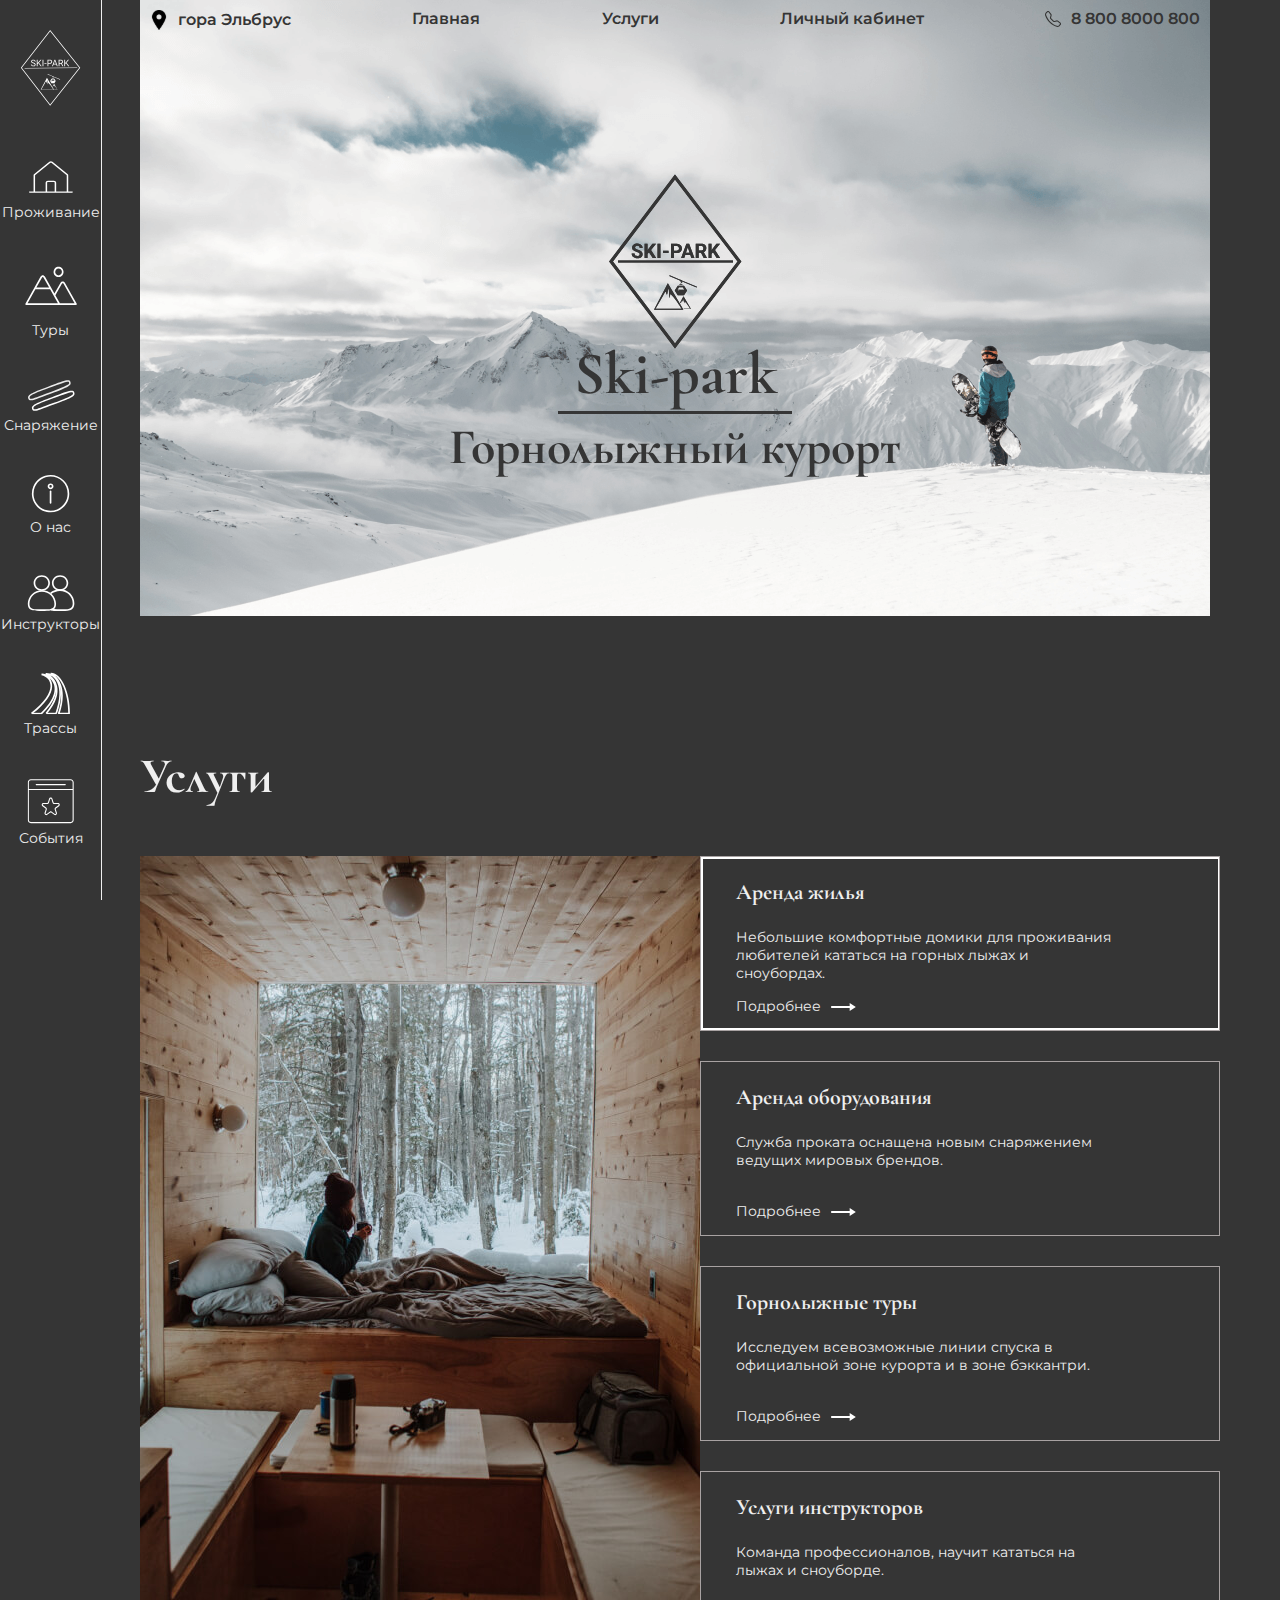
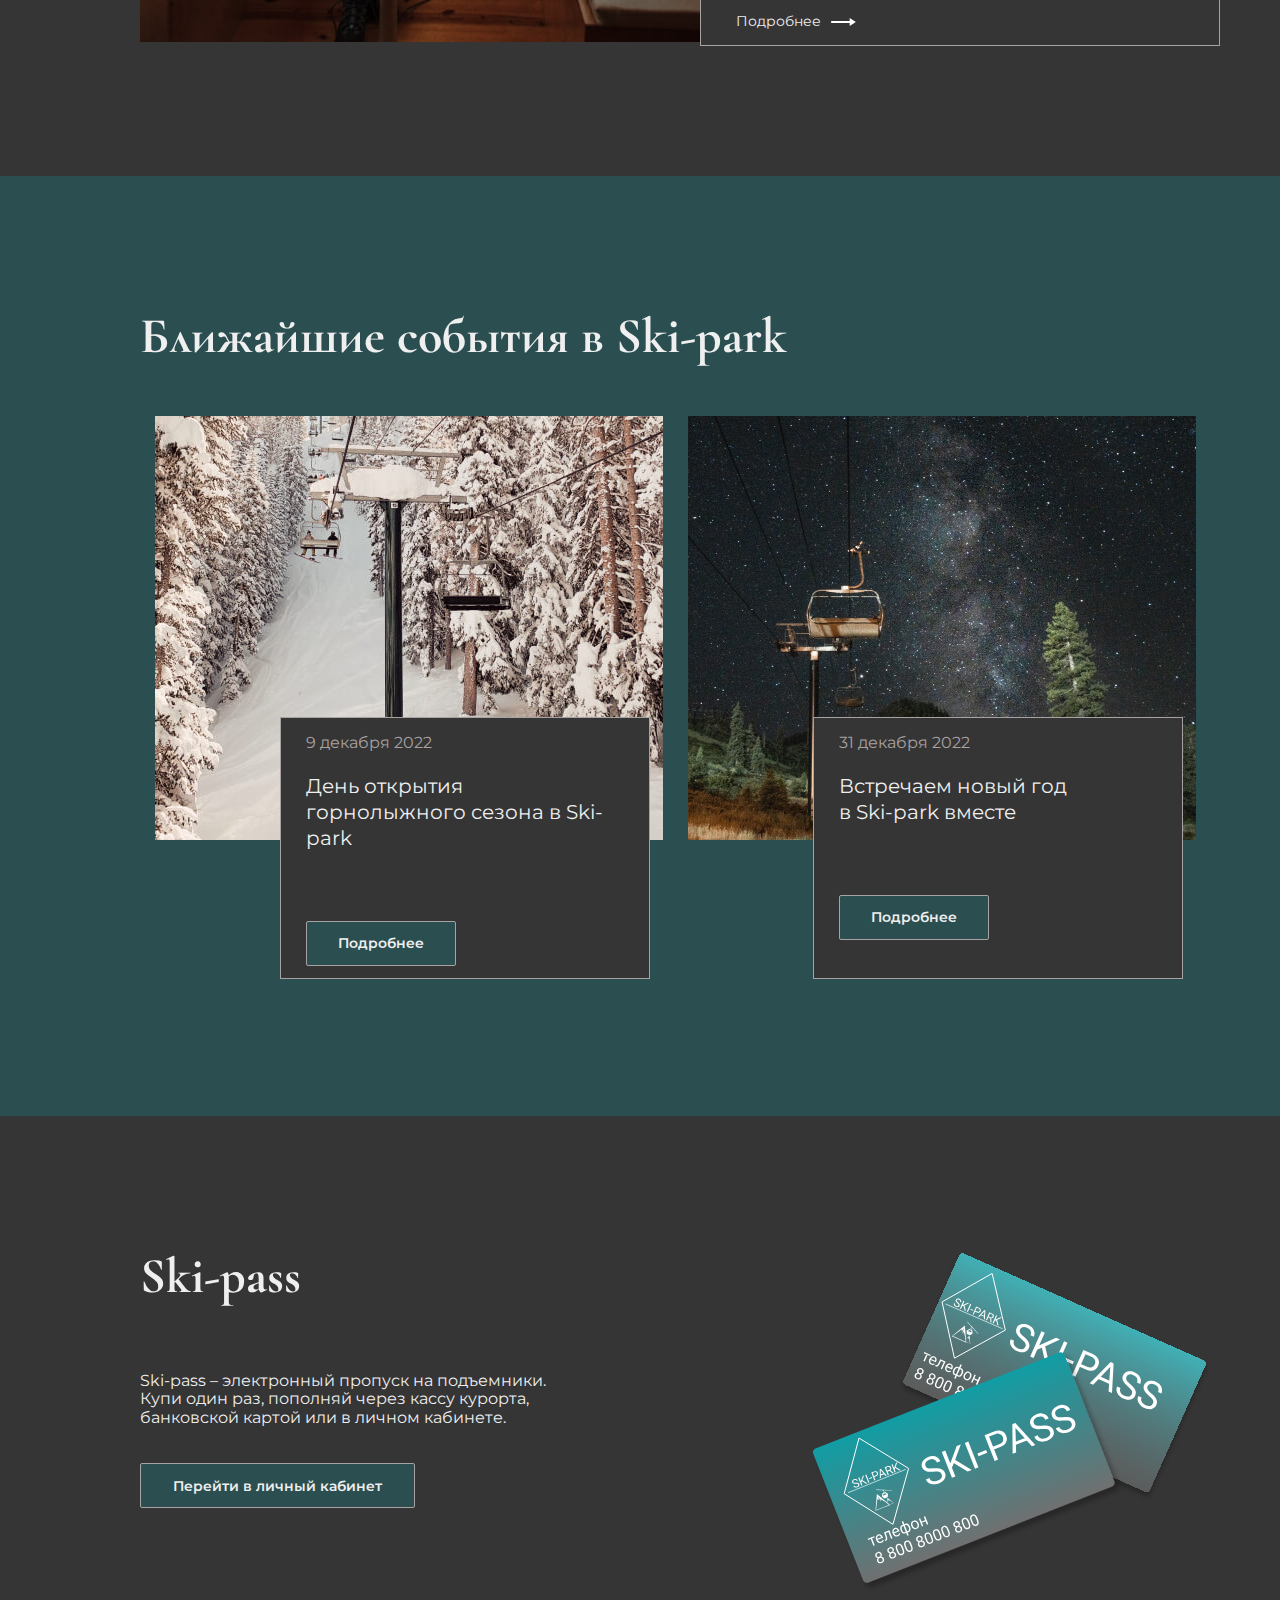
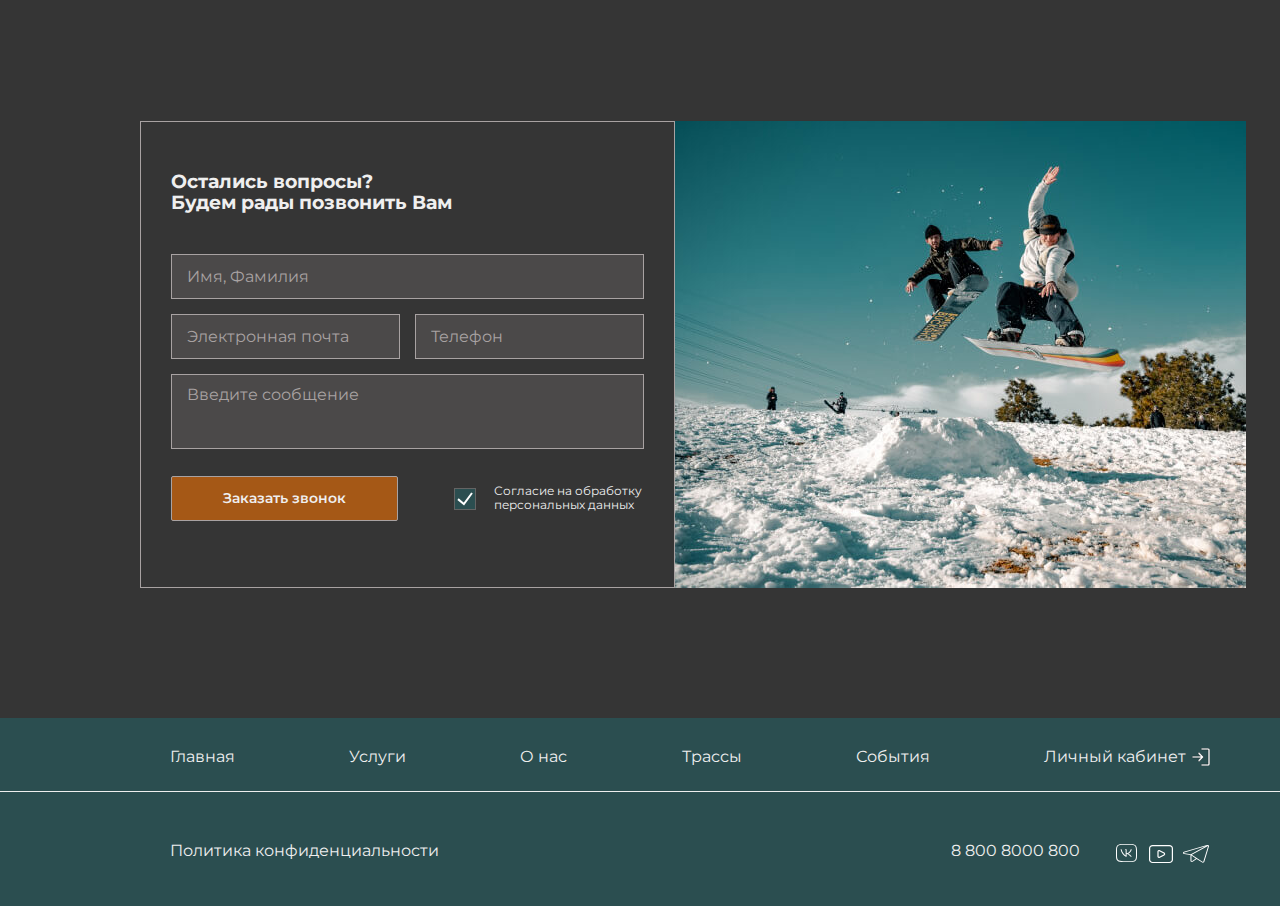
<file: index.html>
<!DOCTYPE html>
<html lang="ru">
<head>
    <meta charset="UTF-8">
    <meta http-equiv="X-UA-Compatible" content="IE=edge">
    <meta name="viewport" content="width=device-width, initial-scale=1.0">
    <title>Ski-park</title>

    <!-- подключаем шрифты -->
    <link rel="preconnect" href="https://fonts.googleapis.com">
    <link rel="preconnect" href="https://fonts.gstatic.com" crossorigin>
    <link href="https://fonts.googleapis.com/css2?family=Cormorant+Garamond:wght@700&family=Montserrat:wght@300;400;500;600&display=swap" rel="stylesheet"> 
    
    <!-- подключаем стили: -->
    <link rel="stylesheet" href="styles/normalize.css">
    <link rel="shortcut icon" href="images/icons/favicon.ico" type="image/x-icon">
    <link rel="stylesheet" href="styles/hamburgers.css">
    <link rel="stylesheet" href="styles/style.css">
    <link rel="stylesheet" href="styles/media.css">
</head>

<body>
    <nav class="sidebar">
        <ul class="sidebar__column flex" id="sidebar">
            <li class="sidebar__item sidebar__item--first">
                <a href="index.html">
                    <svg width="61" height="96" viewBox="0 0 66 83" fill="none" xmlns="http://www.w3.org/2000/svg">
                        <path fill-rule="evenodd" clip-rule="evenodd" d="M32.6309 0.315918L65.1855 41.3263L32.6309 82.3366L0.921875 41.3263L32.6309 0.315918ZM32.6395 1.66443L1.97315 41.3263L32.6395 80.9881L64.1237 41.3263L32.6395 1.66443Z" fill="white"/>
                        <g clip-path="url(#clip0_845_75)">
                        <path d="M35.2461 61.5418L35.4533 61.8983L35.8363 61.2325C35.8363 61.2325 36.457 59.8588 36.4931 60.7503C36.6979 61.5776 36.804 60.7032 36.804 60.7032C36.8383 60.6051 37.0649 58.5521 37.1641 60.8408C37.2635 63.128 37.3952 60.9358 37.4701 60.9945C38.6155 61.8948 40.1439 64.4683 40.1439 64.4683H36.9478L37.0667 64.6726H40.5176L36.8767 58.4116L35.2461 61.5418Z" fill="white"/>
                        <path d="M34.4664 61.0894L34.1669 60.5742L29.1502 51.9521L22.3008 65.1028H31.8081H36.8003L36.628 64.8064L34.4664 61.0894ZM32.4015 64.6725H32.0327H23.0515L26.9647 57.8784C26.9647 57.8784 28.2706 54.9927 28.3437 56.8643C28.7749 58.6017 28.9984 56.7653 28.9984 56.7653C29.0702 56.5604 29.545 52.2467 29.755 57.0532C29.9654 61.8601 30.2395 57.2528 30.3976 57.3767C31.4889 58.2361 32.7463 59.8182 33.7944 61.2896C33.8977 61.4358 34.0002 61.5807 34.1001 61.724C35.207 63.3155 36.0132 64.6725 36.0132 64.6725H32.4015Z" fill="white"/>
                        <path d="M32.5586 55.6007L34.0853 57.9988H37.1383L38.6653 55.6007L37.1383 53.2026H34.0853L32.5586 55.6007ZM34.8231 55.8208H34.0208V55.601H34.8231V55.8208ZM36.5813 53.9699L37.3098 55.2499H33.9141L34.6422 53.9699H36.5813Z" fill="white"/>
                        <path d="M36.3753 52.4126H34.8438V52.819H36.3753V52.4126Z" fill="white"/>
                        <path d="M36.0619 50.6158L36.0945 50.5514L35.0062 50.1044L34.9795 50.1572L30.0436 48.0693L29.8516 48.4428L34.7924 50.5328L34.7893 50.5382L35.0184 50.6321L34.9934 50.6884L35.8865 51.4988L35.3431 51.9913L35.5691 52.196L36.3378 51.4988L35.6918 50.9132L43.3747 54.1631L43.5664 53.7897L36.0619 50.6158Z" fill="white"/>
                        </g>
                        <path fill-rule="evenodd" clip-rule="evenodd" d="M61.8697 41.5019L4.99258 41.9965L4.98828 41.502L61.8654 41.0074L61.8697 41.5019Z" fill="white"/>
                        <path d="M15.9856 37.8437C15.9856 37.6795 15.9598 37.5346 15.9083 37.409C15.86 37.2803 15.773 37.1643 15.6475 37.0613C15.5251 36.9583 15.3544 36.86 15.1355 36.7667C14.9198 36.6733 14.6461 36.5783 14.3144 36.4817C13.9666 36.3787 13.6527 36.2644 13.3726 36.1388C13.0924 36.01 12.8525 35.8635 12.6529 35.6993C12.4533 35.535 12.3003 35.3467 12.1941 35.1342C12.0878 34.9216 12.0347 34.6785 12.0347 34.4048C12.0347 34.1311 12.091 33.8784 12.2037 33.6465C12.3164 33.4147 12.4774 33.2135 12.6867 33.0428C12.8992 32.8689 13.152 32.7337 13.445 32.6371C13.738 32.5405 14.0649 32.4922 14.4255 32.4922C14.9536 32.4922 15.4011 32.5936 15.7682 32.7965C16.1385 32.9961 16.4202 33.2585 16.6134 33.5837C16.8066 33.9057 16.9032 34.2503 16.9032 34.6174H15.9759C15.9759 34.3533 15.9195 34.1199 15.8068 33.917C15.6941 33.7109 15.5235 33.5499 15.2949 33.434C15.0663 33.3149 14.7765 33.2553 14.4255 33.2553C14.0938 33.2553 13.8201 33.3052 13.6044 33.405C13.3887 33.5049 13.2277 33.6401 13.1214 33.8108C13.0184 33.9814 12.9669 34.1762 12.9669 34.3952C12.9669 34.5433 12.9974 34.6785 13.0586 34.8009C13.123 34.92 13.2212 35.0311 13.3532 35.1342C13.4885 35.2372 13.6591 35.3322 13.8652 35.4191C14.0745 35.5061 14.3241 35.5898 14.6139 35.6703C15.0131 35.783 15.3577 35.9086 15.6475 36.047C15.9373 36.1855 16.1755 36.3416 16.3623 36.5155C16.5523 36.6862 16.6923 36.881 16.7825 37.0999C16.8759 37.3157 16.9226 37.5604 16.9226 37.8341C16.9226 38.1207 16.8646 38.3799 16.7487 38.6117C16.6328 38.8435 16.4669 39.0416 16.2512 39.2058C16.0355 39.37 15.7763 39.4972 15.4736 39.5873C15.1741 39.6743 14.8393 39.7178 14.469 39.7178C14.1437 39.7178 13.8234 39.6727 13.5078 39.5825C13.1955 39.4924 12.9105 39.3571 12.6529 39.1768C12.3985 38.9965 12.1941 38.7743 12.0395 38.5103C11.8882 38.243 11.8125 37.9339 11.8125 37.5829H12.7398C12.7398 37.8244 12.7865 38.0321 12.8799 38.206C12.9733 38.3766 13.1005 38.5183 13.2615 38.631C13.4257 38.7437 13.6108 38.8274 13.8169 38.8822C14.0262 38.9337 14.2436 38.9595 14.469 38.9595C14.7942 38.9595 15.0695 38.9144 15.2949 38.8242C15.5203 38.7341 15.6909 38.6053 15.8068 38.4378C15.926 38.2704 15.9856 38.0724 15.9856 37.8437Z" fill="#FFFEFE"/>
                        <path d="M19.0429 32.5888V39.6212H18.1107V32.5888H19.0429ZM23.2884 32.5888L20.3663 35.8683L18.7241 37.5733L18.5696 36.5783L19.806 35.2163L22.1679 32.5888H23.2884ZM22.39 39.6212L19.7867 36.1919L20.3421 35.4529L23.5009 39.6212H22.39Z" fill="#FFFEFE"/>
                        <path d="M25.3218 32.5888V39.6212H24.3896V32.5888H25.3218Z" fill="#FFFEFE"/>
                        <path d="M28.7414 36.2644V36.9985H26.3844V36.2644H28.7414Z" fill="#FFFEFE"/>
                        <path d="M32.3445 36.8633H30.4657V36.105H32.3445C32.7084 36.105 33.003 36.047 33.2284 35.9311C33.4538 35.8152 33.618 35.6542 33.721 35.4481C33.8273 35.242 33.8804 35.007 33.8804 34.7429C33.8804 34.5014 33.8273 34.2744 33.721 34.0619C33.618 33.8494 33.4538 33.6787 33.2284 33.5499C33.003 33.4179 32.7084 33.3519 32.3445 33.3519H30.683V39.6212H29.7508V32.5888H32.3445C32.8758 32.5888 33.325 32.6806 33.692 32.8641C34.0591 33.0476 34.3376 33.302 34.5276 33.6272C34.7176 33.9492 34.8126 34.3179 34.8126 34.7333C34.8126 35.1841 34.7176 35.5688 34.5276 35.8876C34.3376 36.2064 34.0591 36.4495 33.692 36.6169C33.325 36.7812 32.8758 36.8633 32.3445 36.8633Z" fill="#FFFEFE"/>
                        <path d="M37.9279 33.2118L35.5999 39.6212H34.6484L37.329 32.5888H37.9424L37.9279 33.2118ZM39.8792 39.6212L37.5463 33.2118L37.5318 32.5888H38.1452L40.8355 39.6212H39.8792ZM39.7584 37.0178V37.781H35.8076V37.0178H39.7584Z" fill="#FFFEFE"/>
                        <path d="M41.7773 32.5888H44.1054C44.6334 32.5888 45.0794 32.6693 45.4432 32.8303C45.8103 32.9913 46.0888 33.2296 46.2788 33.5451C46.472 33.8574 46.5686 34.2422 46.5686 34.6995C46.5686 35.0215 46.5026 35.3161 46.3706 35.5833C46.2418 35.8474 46.055 36.0728 45.8103 36.2595C45.5688 36.4431 45.279 36.5799 44.9409 36.6701L44.6801 36.7715H42.4922L42.4825 36.0132H44.1343C44.4692 36.0132 44.7477 35.9552 44.9699 35.8393C45.1921 35.7202 45.3595 35.5608 45.4722 35.3612C45.5849 35.1615 45.6413 34.941 45.6413 34.6995C45.6413 34.429 45.5881 34.1923 45.4819 33.9895C45.3756 33.7866 45.2082 33.6304 44.9796 33.521C44.7542 33.4083 44.4628 33.3519 44.1054 33.3519H42.7095V39.6212H41.7773V32.5888ZM45.8876 39.6212L44.1778 36.4334L45.1486 36.4286L46.8826 39.5632V39.6212H45.8876Z" fill="#FFFEFE"/>
                        <path d="M48.8049 32.5888V39.6212H47.8727V32.5888H48.8049ZM53.0504 32.5888L50.1283 35.8683L48.4861 37.5733L48.3315 36.5783L49.568 35.2163L51.9298 32.5888H53.0504ZM52.152 39.6212L49.5487 36.1919L50.1041 35.4529L53.2629 39.6212H52.152Z" fill="#FFFEFE"/>
                        <defs>
                        <clipPath id="clip0_845_75">
                        <rect width="21.2671" height="19.2888" fill="white" transform="translate(22.3008 46.9419)"/>
                        </clipPath>
                        </defs>
                    </svg>                                                  
                </a>
            </li>
            <li class="sidebar__item">
                    <a href="pages/rent-house.html"> 
                        <svg class="sidebar__img" width="50" height="43" viewBox="0 0 50 43" fill="none" xmlns="http://www.w3.org/2000/svg">
                            <path d="M46.004 35.3813H42.2355V19.3927C42.2364 19.1179 42.1715 18.846 42.0449 18.5948C41.9182 18.3436 41.7328 18.1187 41.5007 17.9347L26.4266 5.87284C26.0098 5.53752 25.4653 5.35156 24.9004 5.35156C24.3354 5.35156 23.7909 5.53752 23.3741 5.87284L8.30005 17.9347C8.06791 18.1187 7.88248 18.3436 7.75586 18.5948C7.62924 18.846 7.56427 19.1179 7.56519 19.3927V35.3813H3.79667C3.59678 35.3813 3.40507 35.4511 3.26372 35.5754C3.12238 35.6997 3.04297 35.8683 3.04297 36.044C3.04297 36.2198 3.12238 36.3884 3.26372 36.5126C3.40507 36.6369 3.59678 36.7068 3.79667 36.7068H46.004C46.2039 36.7068 46.3956 36.6369 46.537 36.5126C46.6783 36.3884 46.7577 36.2198 46.7577 36.044C46.7577 35.8683 46.6783 35.6997 46.537 35.5754C46.3956 35.4511 46.2039 35.3813 46.004 35.3813ZM9.07259 19.3927C9.07277 19.302 9.09468 19.2123 9.13689 19.1295C9.17909 19.0467 9.24064 18.9727 9.31755 18.9122L24.3916 6.85038C24.5305 6.73861 24.712 6.67662 24.9004 6.67662C25.0887 6.67662 25.2702 6.73861 25.4091 6.85038L40.4832 18.9122C40.5601 18.9727 40.6216 19.0467 40.6638 19.1295C40.706 19.2123 40.7279 19.302 40.7281 19.3927V35.3813H30.1763V26.7657C30.1763 26.2384 29.9381 25.7327 29.514 25.3598C29.09 24.9869 28.5149 24.7775 27.9152 24.7775H21.8855C21.2859 24.7775 20.7107 24.9869 20.2867 25.3598C19.8627 25.7327 19.6244 26.2384 19.6244 26.7657V35.3813H9.07259V19.3927ZM28.6689 35.3813H21.1318V26.7657C21.1318 26.5899 21.2112 26.4213 21.3526 26.2971C21.4939 26.1728 21.6856 26.1029 21.8855 26.1029H27.9152C28.1151 26.1029 28.3068 26.1728 28.4481 26.2971C28.5895 26.4213 28.6689 26.5899 28.6689 26.7657V35.3813Z" fill="white"/>
                        </svg>                                                                                                                                                             
                    Проживание
                </a>
                
            </li>
            <li class="sidebar__item">
                <a href="pages/tours.html">
                    <svg class="sidebar__img" width="54" height="57" viewBox="0 0 54 57" fill="none" xmlns="http://www.w3.org/2000/svg">
                        <path d="M34.5563 17.1232C35.5432 17.1232 36.508 16.8168 37.3286 16.2428C38.1492 15.6688 38.7888 14.8529 39.1665 13.8984C39.5441 12.9438 39.643 11.8934 39.4504 10.8801C39.2579 9.86675 38.7826 8.93593 38.0848 8.20535C37.3869 7.47477 36.4977 6.97724 35.5298 6.77567C34.5618 6.5741 33.5585 6.67756 32.6467 7.07294C31.7349 7.46833 30.9555 8.1379 30.4072 8.99697C29.8589 9.85604 29.5662 10.866 29.5662 11.8992C29.5717 13.2829 30.0992 14.6084 31.0338 15.5868C31.9685 16.5652 33.2345 17.1174 34.5563 17.1232ZM34.5563 8.41661C35.2142 8.41661 35.8574 8.62086 36.4045 9.00354C36.9515 9.38621 37.3779 9.93013 37.6297 10.5665C37.8815 11.2029 37.9474 11.9031 37.819 12.5787C37.6907 13.2542 37.3738 13.8748 36.9086 14.3618C36.4433 14.8489 35.8506 15.1806 35.2053 15.3149C34.56 15.4493 33.8911 15.3804 33.2832 15.1168C32.6753 14.8532 32.1558 14.4068 31.7902 13.8341C31.4247 13.2614 31.2296 12.588 31.2296 11.8992C31.2296 10.9756 31.5801 10.0898 32.2039 9.43665C32.8278 8.78353 33.674 8.41661 34.5563 8.41661V8.41661ZM52.7283 43.6782L40.8562 22.6954C40.6389 22.3022 40.3266 21.9758 39.9507 21.7488C39.5748 21.5219 39.1485 21.4024 38.7146 21.4024C38.2807 21.4024 37.8544 21.5219 37.4785 21.7488C37.1027 21.9758 36.7904 22.3022 36.5731 22.6954L30.4187 33.5568L20.896 16.6225C20.6787 16.2294 20.3665 15.9029 19.9906 15.676C19.6147 15.4491 19.1884 15.3296 18.7545 15.3296C18.3206 15.3296 17.8943 15.4491 17.5184 15.676C17.1425 15.9029 16.8303 16.2294 16.6129 16.6225L1.41413 43.6782C1.33365 43.8069 1.28908 43.9566 1.2854 44.1104C1.28173 44.2642 1.31911 44.4161 1.39334 44.5489C1.47003 44.6795 1.57688 44.7878 1.70404 44.8639C1.83121 44.94 1.97461 44.9813 2.12105 44.9842H52.0214C52.1678 44.9813 52.3112 44.94 52.4384 44.8639C52.5656 44.7878 52.6724 44.6795 52.7491 44.5489C52.8233 44.4161 52.8607 44.2642 52.857 44.1104C52.8534 43.9566 52.8088 43.8069 52.7283 43.6782ZM18.0476 17.515C18.1181 17.3836 18.2207 17.2742 18.345 17.1981C18.4692 17.122 18.6106 17.0819 18.7545 17.0819C18.8984 17.0819 19.0398 17.122 19.164 17.1981C19.2883 17.2742 19.3909 17.3836 19.4614 17.515L25.1376 27.5711H12.3714L18.0476 17.515ZM3.57648 43.2429L11.3942 29.3124H26.1148L33.9325 43.2429H3.57648ZM35.8662 43.2429L31.3751 35.2764L38.0077 23.5878C38.0782 23.4564 38.1809 23.3471 38.3051 23.271C38.4293 23.1949 38.5707 23.1548 38.7146 23.1548C38.8586 23.1548 38.9999 23.1949 39.1242 23.271C39.2484 23.3471 39.351 23.4564 39.4215 23.5878L50.566 43.2429H35.8662Z" fill="white"/>
                        </svg>                                                       
                    Туры
                </a>
            </li>
            <li class="sidebar__item">
                <a href="pages/rent-equipment.html">
                    <svg class="sidebar__img" width="50" height="34" viewBox="0 0 50 34" fill="none" xmlns="http://www.w3.org/2000/svg">
                        <path fill-rule="evenodd" clip-rule="evenodd" d="M46.9363 15.989C47.0347 15.749 47.0607 15.4253 46.7888 14.6784C46.7573 14.5918 46.7272 14.559 46.6503 14.518C46.5327 14.4554 46.2779 14.3734 45.7968 14.3628C44.8142 14.341 43.3613 14.6199 41.415 15.1959C38.8394 15.9583 35.7163 17.1376 32.1622 18.4797C30.3602 19.1602 28.4473 19.8825 26.4388 20.6135C17.4567 23.8828 12.3579 25.9518 9.65255 27.6044C8.29696 28.4325 7.75912 29.0315 7.55678 29.434C7.40658 29.7328 7.36788 30.0628 7.59819 30.6956C7.70945 31.0013 7.81091 31.1336 7.86889 31.1908C7.91125 31.2325 7.9741 31.2803 8.13309 31.3148C8.55582 31.4063 9.38423 31.3523 11.0128 30.8925C13.0512 30.317 15.8568 29.2637 19.84 27.7684C22.1282 26.9094 24.805 25.9044 27.9482 24.7604C37.4878 21.2883 42.5731 19.223 45.1335 17.6272C46.4121 16.8304 46.81 16.2973 46.9363 15.989ZM28.4612 26.17C47.4366 19.2635 49.482 17.692 48.1984 14.1654C47.1283 11.2254 40.5338 13.7152 31.5582 17.104C29.7672 17.7802 27.8814 18.4922 25.9258 19.204C8.04508 25.712 4.90507 27.682 6.18865 31.2086C7.24096 34.0999 10.092 33.0298 20.4686 29.135C22.7491 28.2791 25.393 27.2867 28.4612 26.17Z" fill="white"/>
                        <path fill-rule="evenodd" clip-rule="evenodd" d="M43.1121 5.48169C43.2104 5.24169 43.2365 4.91798 42.9646 4.17109C42.9331 4.08443 42.903 4.05163 42.8261 4.0107C42.7085 3.94811 42.4537 3.86612 41.9726 3.85546C40.9899 3.8337 39.537 4.11257 37.5908 4.68861C35.0152 5.45095 31.8921 6.63028 28.338 7.97236C26.536 8.65285 24.6231 9.37517 22.6146 10.1062C13.6324 13.3754 8.5337 15.4445 5.82833 17.0971C4.47274 17.9252 3.9349 18.5242 3.73257 18.9267C3.58236 19.2255 3.54366 19.5555 3.77397 20.1883C3.88523 20.494 3.9867 20.6263 4.04467 20.6834C4.08703 20.7252 4.14988 20.773 4.30887 20.8074C4.7316 20.899 5.56002 20.8449 7.18853 20.3852C9.22695 19.8097 12.0326 18.7564 16.0158 17.2611C18.304 16.402 20.9808 15.3971 24.124 14.2531C33.6636 10.781 38.7489 8.71571 41.3093 7.1199C42.5879 6.32303 42.9858 5.79002 43.1121 5.48169ZM24.637 15.6626C43.6124 8.75615 45.6577 7.18467 44.3742 3.65806C43.3041 0.718098 36.7096 3.2079 27.734 6.59667C25.943 7.27288 24.0572 7.98487 22.1016 8.69667C4.22086 15.2047 1.08085 17.1747 2.36443 20.7013C3.41674 23.5925 6.26775 22.5224 16.6444 18.6277C18.9249 17.7717 21.5688 16.7794 24.637 15.6626Z" fill="white" fill-opacity="0.9"/>
                    </svg>                                                                           
                    Снаряжение
                </a>
            </li>
            <li class="sidebar__item">
                <a href="pages/about.html">
                    <svg class="sidebar__img" width="41" height="41" viewBox="0 0 41 41" fill="none" xmlns="http://www.w3.org/2000/svg">
                        <path fill-rule="evenodd" clip-rule="evenodd" d="M10.1797 5.08919C13.257 3.03302 16.8749 1.93555 20.5759 1.93555H20.5763C25.5384 1.93785 30.2966 3.91006 33.8053 7.41878C37.314 10.9275 39.2862 15.6857 39.2885 20.6478V20.6482C39.2885 24.3492 38.1911 27.9671 36.1349 31.0443C34.0787 34.1216 31.1562 36.5201 27.7369 37.9364C24.3176 39.3527 20.5552 39.7233 16.9253 39.0012C13.2954 38.2792 9.9611 36.497 7.34409 33.88C4.72708 31.263 2.94488 27.9287 2.22285 24.2988C1.50082 20.6689 1.87139 16.9064 3.2877 13.4872C4.70402 10.0679 7.10246 7.14536 10.1797 5.08919ZM20.5755 3.59889C17.2036 3.59897 13.9075 4.59889 11.1038 6.47221C8.3001 8.34561 6.11485 11.0083 4.82443 14.1237C3.53401 17.239 3.19638 20.6671 3.85423 23.9743C4.51208 27.2816 6.13587 30.3195 8.52025 32.7038C10.9046 35.0882 13.9425 36.712 17.2498 37.3699C20.557 38.0277 23.985 37.6901 27.1004 36.3997C30.2157 35.1092 32.8785 32.924 34.7519 30.1202C36.6252 27.3166 37.6251 24.0205 37.6252 20.6486M20.5759 3.59889C25.097 3.6011 29.4323 5.39806 32.6291 8.59494C35.826 11.7918 37.623 16.1271 37.6252 20.6482" fill="white"/>
                        <path fill-rule="evenodd" clip-rule="evenodd" d="M20.5749 12.0906C19.8859 12.0906 19.3274 12.6491 19.3274 13.3381C19.3274 14.0271 19.8859 14.5856 20.5749 14.5856C21.2639 14.5856 21.8224 14.0271 21.8224 13.3381C21.8224 12.6491 21.2639 12.0906 20.5749 12.0906ZM17.6641 13.3381C17.6641 11.7305 18.9673 10.4272 20.5749 10.4272C22.1825 10.4272 23.4858 11.7305 23.4858 13.3381C23.4858 14.9457 22.1825 16.249 20.5749 16.249C18.9673 16.249 17.6641 14.9457 17.6641 13.3381Z" fill="white"/>
                        <path fill-rule="evenodd" clip-rule="evenodd" d="M20.566 17.6045C21.0254 17.6045 21.3977 17.9768 21.3977 18.4362V30.038C21.3977 30.4973 21.0254 30.8697 20.566 30.8697C20.1067 30.8697 19.7344 30.4973 19.7344 30.038V18.4362C19.7344 17.9768 20.1067 17.6045 20.566 17.6045Z" fill="white"/>
                    </svg>
                    О нас
                </a>
            </li>
            <li class="sidebar__item">
                <a href="pages/intructors.html">
                    <svg class="sidebar__img" width="48" height="36" viewBox="0 0 48 36" fill="none" xmlns="http://www.w3.org/2000/svg">
                        <path fill-rule="evenodd" clip-rule="evenodd" d="M33.0835 14.3C36.7325 14.3 39.5935 11.4547 39.5935 8.06251C39.5935 4.67031 36.7325 1.82497 33.0835 1.82497C29.4345 1.82497 26.5735 4.67031 26.5735 8.06251C26.5735 11.4547 29.4345 14.3 33.0835 14.3ZM33.0835 15.9634C37.5975 15.9634 41.2568 12.426 41.2568 8.06251C41.2568 3.69897 37.5975 0.161621 33.0835 0.161621C28.5695 0.161621 24.9102 3.69897 24.9102 8.06251C24.9102 12.426 28.5695 15.9634 33.0835 15.9634Z" fill="white"/>
                        <path fill-rule="evenodd" clip-rule="evenodd" d="M32.9018 15.9631C29.7417 15.9631 26.4303 17.2644 24.1918 19.1011L23.1367 17.8152C25.6538 15.7499 29.3333 14.2998 32.9018 14.2998C40.8633 14.2998 47.3669 20.5413 47.3669 28.3006C47.3669 30.2314 46.9617 31.7498 46.1432 32.9087C45.3208 34.0733 44.1479 34.7809 42.7948 35.2125C41.4549 35.6398 39.8981 35.8097 38.2431 35.8785C36.9833 35.9308 35.6238 35.9254 34.2249 35.9199C33.7871 35.9182 33.3455 35.9164 32.9018 35.9164C32.4573 35.9164 32.0145 35.9183 31.5747 35.9202C28.7498 35.9321 26.0547 35.9436 23.8957 35.4526L24.2645 33.8307C26.2219 34.2758 28.6949 34.2668 31.549 34.2563C31.9909 34.2547 32.442 34.2531 32.9018 34.2531C33.363 34.2531 33.8159 34.2548 34.2603 34.2566C35.6496 34.2621 36.9556 34.2672 38.174 34.2166C39.7812 34.1497 41.1622 33.9873 42.2894 33.6278C43.4035 33.2724 44.2271 32.7386 44.7845 31.9493C45.3459 31.1543 45.7036 30.0064 45.7036 28.3006C45.7036 21.5138 39.9994 15.9631 32.9018 15.9631Z" fill="white"/>
                        <path fill-rule="evenodd" clip-rule="evenodd" d="M14.7866 14.3C18.4356 14.3 21.2966 11.4547 21.2966 8.06251C21.2966 4.67031 18.4356 1.82497 14.7866 1.82497C11.1376 1.82497 8.27663 4.67031 8.27663 8.06251C8.27663 11.4547 11.1376 14.3 14.7866 14.3ZM14.7866 15.9634C19.3006 15.9634 22.9599 12.426 22.9599 8.06251C22.9599 3.69897 19.3006 0.161621 14.7866 0.161621C10.2726 0.161621 6.61328 3.69897 6.61328 8.06251C6.61328 12.426 10.2726 15.9634 14.7866 15.9634Z" fill="white"/>
                        <path fill-rule="evenodd" clip-rule="evenodd" d="M26.5979 32.1999C27.0578 31.5455 27.4065 30.5255 27.4065 28.8544C27.4065 22.2407 21.8684 16.7952 14.9314 16.7952C7.99444 16.7952 2.45631 22.2407 2.45631 28.8544C2.45631 30.5255 2.80503 31.5455 3.26491 32.1999C3.71637 32.8423 4.40261 33.3141 5.44165 33.6471C6.50735 33.9886 7.85405 34.1543 9.49749 34.2229C10.7409 34.2749 12.0695 34.2696 13.5052 34.264C13.9692 34.2622 14.4443 34.2603 14.9314 34.2603C15.4185 34.2603 15.8936 34.2622 16.3576 34.264C17.7933 34.2696 19.1218 34.2749 20.3653 34.2229C22.0087 34.1543 23.3554 33.9886 24.4211 33.6471C25.4602 33.3141 26.1464 32.8423 26.5979 32.1999ZM16.3218 35.9273C23.4776 35.9557 29.0698 35.9779 29.0698 28.8544C29.0698 21.2756 22.7398 15.1318 14.9314 15.1318C7.12296 15.1318 0.792969 21.2756 0.792969 28.8544C0.792969 35.9779 6.38517 35.9557 13.541 35.9273C13.9984 35.9255 14.4622 35.9236 14.9314 35.9236C15.4005 35.9236 15.8644 35.9255 16.3218 35.9273Z" fill="white"/>
                    </svg>                            
                    Инструкторы
                </a>
            </li>
            <li class="sidebar__item">
                <a href="pages/slopes.html">
                    <svg class="sidebar__img" width="39" height="43" viewBox="0 0 39 43" fill="none" xmlns="http://www.w3.org/2000/svg">
                        <path fill-rule="evenodd" clip-rule="evenodd" d="M11.0131 42.0649H0.617188V40.8174H11.0131V42.0649Z" fill="white"/>
                        <path fill-rule="evenodd" clip-rule="evenodd" d="M25.566 42.0317H15.5859V40.7842H25.566V42.0317Z" fill="white"/>
                        <path fill-rule="evenodd" clip-rule="evenodd" d="M38.0384 42.065L27.2266 42.0317L27.2305 40.7842L38.0422 40.8175L38.0384 42.065Z" fill="white"/>
                        <path fill-rule="evenodd" clip-rule="evenodd" d="M24.503 12.0752C26.8027 19.2289 24.3279 29.4437 11.1728 42.041L10.0224 40.8396C22.9799 28.4315 24.9337 18.8497 22.9195 12.5843C22.0713 9.94589 20.504 7.82694 18.6566 6.27C20.3677 8.4452 21.3559 11.2778 21.1706 14.6867C20.7829 21.8163 15.2591 31.191 1.12563 42.0987L0.109375 40.7819C14.1296 29.9616 19.1624 20.9835 19.5097 14.5964C19.8506 8.32686 15.6738 4.28863 10.4235 3.16494L10.5503 1.52136C12.9848 1.38267 15.903 2.2754 18.4774 4.04462C21.0646 5.82272 23.3614 8.52396 24.503 12.0752Z" fill="white"/>
                        <path fill-rule="evenodd" clip-rule="evenodd" d="M27.9341 10.2496C30.8453 16.823 31.1707 27.0688 25.9349 41.737L24.3684 41.1778C29.5286 26.7213 29.0846 16.9548 26.4132 10.9232C24.7305 7.12382 22.1571 4.7767 19.4667 3.6223C22.3402 5.86327 24.9806 9.3333 26.059 13.9461C27.701 20.9691 25.6806 30.4318 15.804 41.9975L14.5392 40.9174C24.2069 29.5963 25.9204 20.6597 24.4394 14.3248C22.9496 7.95287 18.1854 4.00108 14.4844 2.7234L14.7085 1.10693C19.5091 0.833456 25.0135 3.65515 27.9341 10.2496Z" fill="white"/>
                        <path fill-rule="evenodd" clip-rule="evenodd" d="M19.3477 2.21848L19.7709 0.65625C22.7154 0.750532 25.4011 2.19093 27.7387 4.51911C30.0732 6.84426 32.1022 10.0928 33.7636 13.9222C37.0869 21.5824 39.0034 31.7167 38.8727 41.9007L37.2095 41.8793C37.3377 31.8927 35.4536 21.9969 32.2377 14.5842C30.6294 10.8771 28.7042 7.82839 26.5649 5.69763C25.8411 4.9768 25.0978 4.36541 24.3377 3.86905C26.4776 5.93648 28.5847 8.84265 30.0103 12.7912C32.4033 19.4193 32.8433 28.8925 28.4342 42.1194L26.8562 41.5934C31.1797 28.6231 30.6806 19.546 28.4458 13.356C26.2103 7.16436 22.2054 3.76925 19.3477 2.21848Z" fill="white"/>
                    </svg>                                        
                    Трассы
                </a>
            </li>
            <li class="sidebar__item">
                <a href="pages/events.html">
                    <svg class="sidebar__img" width="48" height="48" viewBox="0 0 48 48" fill="none" xmlns="http://www.w3.org/2000/svg">
                        <g clip-path="url(#clip0_845_62)">
                        <path d="M43.643 2.20166H3.84364C2.16135 2.20166 0.792701 3.59123 0.792701 5.29847C0.791519 17.4974 0.790063 33.012 0.789062 43.0597C0.789062 44.7669 2.1578 46.1557 3.84 46.1557H43.6443C45.3266 46.1557 46.6952 44.7669 46.6952 43.0597C46.6951 40.4992 46.6939 9.14219 46.6938 5.29847C46.6939 3.59132 45.3252 2.20166 43.643 2.20166V2.20166ZM3.84364 3.30819H43.643C44.7258 3.30819 45.6069 4.20074 45.6069 5.29856V11.9122H1.87972V5.29856C1.87972 4.20074 2.7608 3.30819 3.84364 3.30819V3.30819ZM43.6444 45.0493H3.84009C2.75725 45.0493 1.87618 44.1568 1.87618 43.0597V13.0222H45.6083V43.0597C45.6083 44.1568 44.7272 45.0493 43.6444 45.0493V45.0493Z" fill="white"/>
                        <path d="M31.0223 25.8991H27.2205C26.9296 25.8991 26.6741 25.7104 26.5843 25.4288L25.4137 21.7549C25.1745 21.0043 24.5192 20.5195 23.7442 20.5195H23.7435C22.9692 20.5195 22.3139 21.0043 22.0746 21.7542L20.9006 25.4295C20.8107 25.7104 20.5552 25.8992 20.265 25.8992H16.4624C15.6875 25.8992 15.0321 26.384 14.7929 27.1339C14.553 27.8837 14.8035 28.6675 15.4305 29.1307L18.5077 31.4064C18.7419 31.58 18.8396 31.8862 18.7504 32.1671L17.5764 35.8424C17.3365 36.5922 17.587 37.3767 18.2133 37.84C18.5269 38.0719 18.8863 38.1879 19.2458 38.1879C19.6047 38.1879 19.9642 38.0719 20.2777 37.84L23.3513 35.5666C23.5884 35.3922 23.9047 35.3929 24.1376 35.5658L27.2056 37.8371C27.8326 38.301 28.643 38.3017 29.27 37.8378C29.897 37.3746 30.1475 36.5902 29.9077 35.8396L28.7349 32.1679C28.6451 31.8863 28.7428 31.5801 28.977 31.4065L32.0549 29.1308C32.6811 28.6676 32.931 27.8832 32.6918 27.1332C32.4519 26.3832 31.7972 25.8991 31.0223 25.8991V25.8991ZM31.4158 28.2359L28.3387 30.5116C27.7216 30.9676 27.4654 31.7708 27.7003 32.5092C27.701 32.5092 27.701 32.5092 27.701 32.5099L28.8745 36.1816C29.0132 36.6182 28.7238 36.8746 28.6317 36.9423C28.539 37.0107 28.2092 37.2118 27.8454 36.9423L24.7767 34.671C24.1603 34.2143 23.3294 34.2143 22.713 34.671L19.6387 36.9452C19.2728 37.2139 18.9451 37.0122 18.8524 36.9452C18.7604 36.8768 18.4703 36.6203 18.6096 36.1845L19.7844 32.5092C20.0194 31.7708 19.7632 30.9676 19.146 30.5116L16.0689 28.2359C15.7051 27.9665 15.7915 27.5862 15.8261 27.476C15.8615 27.3651 16.0115 27.0055 16.4623 27.0055H20.2649C21.0278 27.0055 21.698 26.5092 21.9337 25.7709L23.1078 22.0956C23.2473 21.6598 23.6294 21.6259 23.7434 21.6259H23.7441C23.8574 21.6259 24.2402 21.6598 24.3797 22.0962L25.5502 25.77C25.7859 26.5091 26.4567 27.0054 27.2204 27.0054H31.0222C31.4731 27.0054 31.6224 27.3649 31.6578 27.4752C31.6933 27.5855 31.7796 27.9665 31.4158 28.2359V28.2359Z" fill="white"/>
                        <path d="M9.20757 8.16503H38.2779C38.578 8.16503 38.8214 7.91726 38.8214 7.61181C38.8214 7.30636 38.578 7.05859 38.2779 7.05859H9.20757C8.90748 7.05859 8.66406 7.30636 8.66406 7.61181C8.66406 7.91726 8.90748 8.16503 9.20757 8.16503V8.16503Z" fill="white"/>
                        </g>
                        <defs>
                        <clipPath id="clip0_845_62">
                        <rect width="46.5736" height="47.4053" fill="none" transform="translate(0.457031 0.476074)"/>
                        </clipPath>
                        </defs>
                    </svg>                            
                    События
                </a>
            </li>
        </ul>
    </nav>

    <div class="container">
        <header class="section-margin page-header page-header--index-banner">
            <button class="page-header__toggle hamburger hamburger--collapse" type="button" onclick="this.classList.toggle('is-active')">
                <span class="hamburger-box">
                  <span class="hamburger-inner"></span>
                </span>
              </button>
            <nav class="page-header__col-menu">
                <ul class="page-header__col-list">
                    <li class="page-header__col-item"><a href="index.html">Главная страница</a></li>
                    <li class="page-header__col-item"><a href="pages/services.html">Услуги</a></li>
                    <li class="page-header__col-item"><a href="pages/about.html">О нас</a></li>
                    <li class="page-header__col-item"><a href="pages/rent-house.html">Проживание</a></li>
                    <li class="page-header__col-item"><a href="pages/tours.html">Горнолыжные туры</a></li>
                    <li class="page-header__col-item"><a href="pages/rent-equipment.html">Аренда снаряжения</a></li>
                    <li class="page-header__col-item"><a href="pages/intructors.html">Занятия с инструкторами</a></li>
                    <li class="page-header__col-item"><a href="pages/slopes.html">Трассы</a></li>
                    <li class="page-header__col-item"><a href="pages/events.html">События</a></li>
                    <li class="page-header__col-item"><a href="#popup-invite">Личный кабинет</a></li>
                </ul>
                <a class="btn btn--primary page-header__btn" href="#popup">Заказать звонок</a>
            </nav>
            <nav class="page-header__nav">
                <ul class="main-menu flex-sb">
                    <li class="main-menu__item">
                        <a class="flex-ai-center" href="pages/about.html#map">
                            <img src="images/icons/header-map.svg" alt="">
                            гора Эльбрус
                        </a>
                    </li>
                    <li class="main-menu__item">
                        <a href="index.html">Главная</a>
                    </li>
                    <li class="main-menu__item">
                        <a href="pages/services.html">Услуги</a>
                    </li>
                    <li class="main-menu__item">
                        <a href="#popup-invite">Личный кабинет</a>
                    </li>
                    <li class="main-menu__item">
                        <a class="flex-ai-center" href="tel:+78008000800">
                            <img src="images/icons/header-tel.svg" alt="">
                            8 800 8000 800
                        </a>
                    </li>
                </ul>
            </nav>
            <div class="page-header__main-content">
                <img class="page-header__logo" src="images/logo-header.svg" alt="">
                <h1 class="title">Ski-park</h1>
                <h2 class="page-header__heading">Горнолыжный курорт</h2>
            </div>
        </header>
    </div>

    <section class="section-margin services">
        <div class="container adapted__container">
            <h2 class="section-title">Услуги</h2>
            <div class="services__content">
                <div class="services__container flex-sb">
                    <img class="services__banner" src="images/rent-apartments.jpg" alt="" id="img"> 
                    <div class="services__column flex-column">                   
                        <label class="service__item">
                            <input class="visually-hidden check" type="radio" name="services" data-slide="img1" data-img="images/rent-apartments.jpg" checked>
                            <h3 class="service__subtitle section-subtitle">Аренда жилья</h3>
                            <p class="small-text">Небольшие комфортные домики
                            для проживания любителей кататься на горных
                            лыжах и сноубордах.</p>
                            <a class="small-text flex-ai-center" href="pages/rent-house.html">
                                Подробнее 
                                <img src="images/icons/arrow-transition.svg" alt="">
                            </a>
                        </label>
                        <label class="service__item">
                            <input class="visually-hidden check" type="radio" name="services" data-slide="img2" data-img="images/rent-ski.jpg">
                            <h3 class="service__subtitle section-subtitle">Аренда оборудования</h3>
                            <p class="small-text">Служба проката оснащена новым снаряжением ведущих
                                мировых брендов.</p>
                            <a class="small-text flex-ai-center" href="pages/rent-equipment.html">
                                Подробнее 
                                <img src="images/icons/arrow-transition.svg" alt="">
                            </a>
                        </label>
                        <label class="service__item">
                            <input class="visually-hidden check" type="radio" name="services" data-slide="img3" data-img="images/man-in-trip.jpg">
                            <h3 class="service__subtitle section-subtitle">Горнолыжные туры</h3>
                            <p class="small-text">Исследуем всевозможные линии спуска в официальной зоне курорта
                                и в зоне бэккантри. </p>
                            <a class="small-text flex-ai-center" href="pages/tours.html">
                                Подробнее 
                                <img src="images/icons/arrow-transition.svg" alt="">
                            </a>
                        </label>
                        <label class="service__item">
                            <input class="visually-hidden check" type="radio" name="services" data-slide="img4" data-img="images/man-on-bord.jpg">
                            <h3 class="service__subtitle section-subtitle">Услуги инструкторов</h3>
                            <p class="small-text">Команда профессионалов, научит кататься на лыжах и сноуборде.</p>
                            <a class="small-text flex-ai-center" href="pages/intructors.html">
                                Подробнее 
                                <img src="images/icons/arrow-transition.svg" alt="">
                            </a>
                        </label>
                    </div>
                </div>
            </div>
        </div>      
    </section>

    <section class="events section-margin">
        <div class="container adapted__container">
            <h2 class="section-title">Ближайшие события в Ski-park</h2>
            <div class="events__content flex">
                <div class="events__item">
                    <img src="images/event1.jpg" alt="">
                    <div class="events__info">
                        <p class="events__data">9 декабря 2022</p>
                        <p class="events__main big-text">День открытия горнолыжного
                            сезона в Ski-park</p>
                        <a class="btn btn--primary events__btn" href="pages/events.html#event1">Подробнее</a>
                    </div>
                </div>
                <div class="events__item events__item--hidden">
                    <img src="images/event2.jpg" alt="">
                    <div class="events__info">
                        <p class="events__data">31 декабря 2022</p>
                        <p class="events__main big-text">Встречаем новый год <br>
                            в Ski-park вместе</p>
                        <a class="btn btn--primary events__btn" href="pages/events.html#event2">Подробнее</a>
                    </div>
                </div>
            </div>
        </div>
    </section>
    
    <section class="ski-pass section-margin">
        <div class="container adapted__container">
            <div class="ski-pass__block flex-sb">
                <div class="ski-pass__content">
                    <h2 class="section-title">Ski-pass</h2>
                    <p>Ski-pass – электронный пропуск на подъемники.
                        Купи один раз, пополняй через кассу курорта, 
                        банковской картой или в личном кабинете.</p>
                    <a class="btn btn--primary ski-pass__btn" href="#popup-invite">Перейти в личный кабинет</a>
                </div>
                <img class="ski-pass__img" src="images/ski-pass.svg" alt="">
            </div>
        </div>
    </section>

    <section class="feedback section-margin container flex">
        <div class="feedback__content">
            <form class="feedback-form" action="#popup-submit">
                <h3 class="feedback-form__title ">Остались вопросы? <br>Будем рады позвонить Вам</h3>
                <div class="feedback-form__input">
                    <input class="feedback-form__item " type="text" placeholder="Имя, Фамилия" required>     
                </div> 
                <div class="feedback-form__opposite flex-sb">
                    <div class="feedback-form__input">     
                        <input class="feedback-form__item feedback-form__item--mod-size" type="email" placeholder="Электронная почта">
                    </div> 
                    <div class="feedback-form__input">
                        <input class="feedback-form__item feedback-form__item--mod-size" type="tel" placeholder="Телефон" required>
                    </div>
                </div>
                <div class="feedback-form__input">                
                    <textarea class="feedback-form__item feedback-form__item--textarea medium-text" name="" placeholder="Введите сообщение"></textarea>
                </div>
                <div class="feedback-form__row-submit flex-sb flex-ai-center">
                    <button class="btn btn--secondary feedback-form__btn">Заказать звонок</button>
                    <label class="feedback-form__terms flex checkbox">
                        <input class="checkbox__input" type="checkbox" checked>
                        <p class="checkbox__text">Согласие на обработку персональных данных</p>           
                    </label>                           
                </div>
            </form>
        </div>
        <img src="images/banner-feedback.jpg" alt="">
    </section>

    <!--  Модальные окна -->

    <div id="popup" class="feedback-form-modal">
        <a href="#sidebar" class="feedback-form-modal__area"></a>
        <div class="feedback-form-modal__body">
            <div class="feedback-form-modal__content">
                <a href="#sidebar" class="feedback-form-modal__close"><img src="images/icons/close-icon.svg" alt=""></a>
                <form class="feedback-form feedback-form-modal__header" action="#popup-submit">
                    <h3 class="feedback-form__title ">Мы перезвоним Вам в течении нескольких минут</h3>
                    <div class="feedback-form__input">
                        <input class="feedback-form__item " type="text" placeholder="Имя, Фамилия"  required>     
                    </div> 
                    <div class="feedback-form__opposite flex-sb">
                        <div class="feedback-form__input">     
                            <input class="feedback-form__item feedback-form__item--mod-size" type="email" placeholder="Электронная почта" required>
                        </div> 
                        <div class="feedback-form__input">
                            <input class="feedback-form__item feedback-form__item--mod-size" type="tel" placeholder="Телефон" required>
                        </div>
                    </div>
                    <div class="feedback-form__input">                
                        <textarea class="feedback-form__item feedback-form__item--textarea medium-text" name="" placeholder="Введите сообщение" required></textarea>
                    </div>
                    <div class="feedback-form__row-submit flex-sb flex-ai-center">
                        <button class="btn btn--secondary feedback-form__btn">Заказать звонок</button>
                        <label class="feedback-form__terms flex checkbox">
                            <input class="checkbox__input" type="checkbox" checked>
                            <p class="checkbox__text">Согласие на обработку персональных данных</p>           
                        </label>                           
                    </div>
                    
                </form>
            </div>
        </div>
    </div>


    <div id="popup-submit" class="feedback-form-modal feedback-form-modal--submit">
        <a href="#sidebar" class="feedback-form-modal__area"></a>
        <div class="feedback-form-modal__body">
            <div class="feedback-form-modal__content-sub">
                <a href="" class="feedback-form-modal__close"><img src="images/icons/close-icon.svg" alt=""></a>
                <form class="feedback-form feedback-form-modal__header" action="#sidebar">
                    <h3 class="feedback-form__title">Ваша заявка успешно отправлена. <br> Наш менеджер свяжется с Вами в ближайшее время.</h3>               
                    <div class="feedback-form__row-submit">
                        <button class="btn btn--secondary feedback-form__btn">Закрыть</button>
                    </div>                
                </form>
            </div>
        </div>
    </div>

    <div id="popup-invite" class="feedback-form-modal">
        <a href="#sidebar" class="feedback-form-modal__area"></a>
        <div class="feedback-form-modal__body">
            <div class="feedback-form-modal__content">
                <a href="#sidebar" class="feedback-form-modal__close"><img src="images/icons/close-icon.svg" alt=""></a>
                <form class="feedback-form feedback-form-modal__header" action="pages/account.html">
                    <h3 class="feedback-form__title">Войти</h3>
                    <div class="feedback-form__input">
                        <input class="feedback-form__item " type="text" placeholder="email/логин" required>     
                    </div> 
                      <div class="feedback-form__input">
                        <input class="feedback-form__item " type="password" placeholder="Пароль" required>     
                    </div> 
                    <div class="feedback-form__row-submit flex-sb flex-ai-center">
                        <button class="btn btn--secondary feedback-form__btn">Войти</button>
                        <label class="feedback-form__terms flex checkbox">
                            <input class="checkbox__input" type="checkbox" required>
                            <p class="checkbox__text tiny-text--grey">Запомнить меня</p>           
                        </label>                           
                    </div>
                    <div class="popup-invite__link small-text--grey flex-sb">
                        <a class="small-text--grey" href="#popup-forget">Забыли пароль? </a>
                        <a class="small-text--grey" href="#popup-registration"> Регистрация</a>
                    </div>
                </form>
            </div>
        </div>
    </div>
    <div id="popup-registration" class="feedback-form-modal">
        <a href="#sidebar" class="feedback-form-modal__area"></a>
        <div class="feedback-form-modal__body">
            <div class="feedback-form-modal__content modal-registration">
                <a href="#sidebar" class="feedback-form-modal__close"><img src="images/icons/close-icon.svg" alt=""></a>
                <form class="feedback-form feedback-form-modal__header" action="#popup-submit-reg">
                    <h3 class="feedback-form__title">Регистрация</h3>
                    <div class="feedback-form__input">
                        <input class="feedback-form__item " type="text" placeholder="email/логин" required>     
                    </div> 
                    <div class="feedback-form__input">
                        <input class="feedback-form__item " type="password" placeholder="Пароль" required>     
                    </div> 
                    <div class="feedback-form__input">
                        <input class="feedback-form__item " type="password" placeholder="Повторите пароль" required>     
                    </div> 
                    <div class="feedback-form__row-submit feedback-form__row-submit--reg flex-col">
                        <label class="feedback-form__terms flex checkbox">
                            <input class="checkbox__input" type="checkbox" required>
                            <p class="checkbox__text checkbox__text--reg tiny-text--grey">Даю согласие на обработку персональных даннных</p>           
                        </label>  
                        <button class="btn btn--primary feedback-form__btn feedback-form__btn--reg">Регистрация</button>                         
                    </div>
                </form>
            </div>
        </div>
    </div>
    <div id="popup-submit-reg" class="feedback-form-modal feedback-form-modal--submit">
        <a href="#sidebar" class="feedback-form-modal__area"></a>
        <div class="feedback-form-modal__body ">
            <div class="feedback-form-modal__content-sub thanks-for reg__window">
                <a href="#sidebar" class="feedback-form-modal__close"><img src="images/icons/close-icon.svg" alt=""></a>
                <form class="feedback-form feedback-form-modal__header thanks-for" action="#sidebar">
                    <h3 class="feedback-form__title">Спасибо за регистрацию!</h3>               
                    <div class="feedback-form__row-submit thanks__button">
                        <button class="btn btn--secondary feedback-form__btn">Закрыть</button>
                    </div>                
                </form>
            </div>
        </div>
    </div>
    <div id="popup-forget" class="feedback-form-modal">
        <a href="#sidebar" class="feedback-form-modal__area"></a>
        <div class="feedback-form-modal__body">
            <div class="feedback-form-modal__content">
                <a href="#sidebar" class="feedback-form-modal__close"><img src="images/icons/close-icon.svg" alt=""></a>
                <form class="feedback-form feedback-form-modal__header" action="#popup-submit-forget">
                    <h3 class="feedback-form__title">Восстановить пароль</h3>
                    <div class="feedback-form__input">
                        <input class="feedback-form__item" type="text" placeholder="email/телефон" required>
                    </div>
                    <div class="popup-forget__link feedback-form__row-submit flex-sb flex-ai-center">
                        <button class="btn btn--primary feedback-form__btn">Восстановить</button>                         
                    </div>
                </form>
            </div>
        </div>
    </div>
    <div id="popup-submit-forget" class="feedback-form-modal feedback-form-modal--submit">
        <a href="#sidebar" class="feedback-form-modal__area"></a>
        <div class="feedback-form-modal__body">
            <div class="feedback-form-modal__content-sub">
                <a href="#sidebar" class="feedback-form-modal__close"><img src="images/icons/close-icon.svg" alt=""></a>
                <form class="feedback-form feedback-form-modal__header" action="#sidebar">
                    <h3 class="feedback-form__title">Инструкция по восстановлению пароля отправлена на Ваш email, указанный при регистрации</h3>               
                    <div class="feedback-form__row-submit">
                        <button class="btn btn--secondary feedback-form__btn">Закрыть</button>
                    </div>                
                </form>
            </div>
        </div>
    </div>

    <footer class="page-footer">
        <div class="container adapted__container">
            <nav class="page-footer__nav padding-left">
                <ul class="page-footer__main flex-sb">
                    <li><a href="index.html">Главная</a></li>
                    <li><a href="pages/services.html">Услуги</a></li>
                    <li><a href="pages/about.html">О нас</a></li>
                    <li><a href="pages/slopes.html">Трассы</a></li>
                    <li><a href="pages/events.html">События</a></li>
                    <li class="page-footer__lk ">
                        <a class="flex-ai-center" href="#popup-invite">
                            Личный кабинет
                            <img src="images/icons/footer-lk.svg" alt="">
                        </a>
                    </li>
                </ul>
            </nav>
            <div class="page-footer__mobile flex-sb ">
                    <a href="tel:+78008000800">8 800 8000 800</a>
                    <a href="#popup-invite"><img src="images/icons/footer-lk.svg" alt=""></a>
            </div>
        </div>
        <div class="page-footer-line">
            <div class="container adapted__container">
                <div class="page-footer__bottom padding-left flex-sb">
                    <a href="pages/privacy-policy.html">Политика конфиденциальности</a>
                    <div class="flex">
                        <a href="tel:+78008000800">8 800 8000 800</a>
                        <div class="page-footer_social">
                            <ul class="social-list flex">
                                <li class="social-list__item">
                                    <a href="https://vk.com" target="_blank">
                                        <img src="images/icons/footer-vk.svg" alt="">
                                    </a>
                                </li>
                                <li class="social-list__item">
                                    <a href="https://www.youtube.com" target="_blank">
                                        <img src="images/icons/footer-youtube.svg" alt="">
                                    </a>
                                </li>
                                <li class="social-list__item">
                                    <a href="https://web.telegram.org" target="_blank">
                                        <img src="images/icons/footer-telegram.svg" alt="">
                                    </a>
                                </li>
                            </ul>
                        </div>
                    </div>
                </div>
            </div> 
        </div>
        <div class="container">
            <div class="page-footer__bottom-mobile adapted__container flex-sb">
                <a href="pages/privacy-policy.html">Политика <br> конфиденциальности</a>
                <div class="flex-sb page-footer__sotial-media">
                    <a href="https://vk.com" >
                        <img src="images/icons/footer-vk.svg" alt="">
                    </a>
                    <a href="https://www.youtube.com">
                        <img src="images/icons/footer-youtube.svg" alt="">
                    </a>
                    <a href="https://web.telegram.org">
                        <img src="images/icons/footer-telegram.svg" alt="">
                    </a>
                </div>
            </div>
        </div>
    </footer>
    <script src="scripts/app.js"></script>
</body>
</html>
</file>
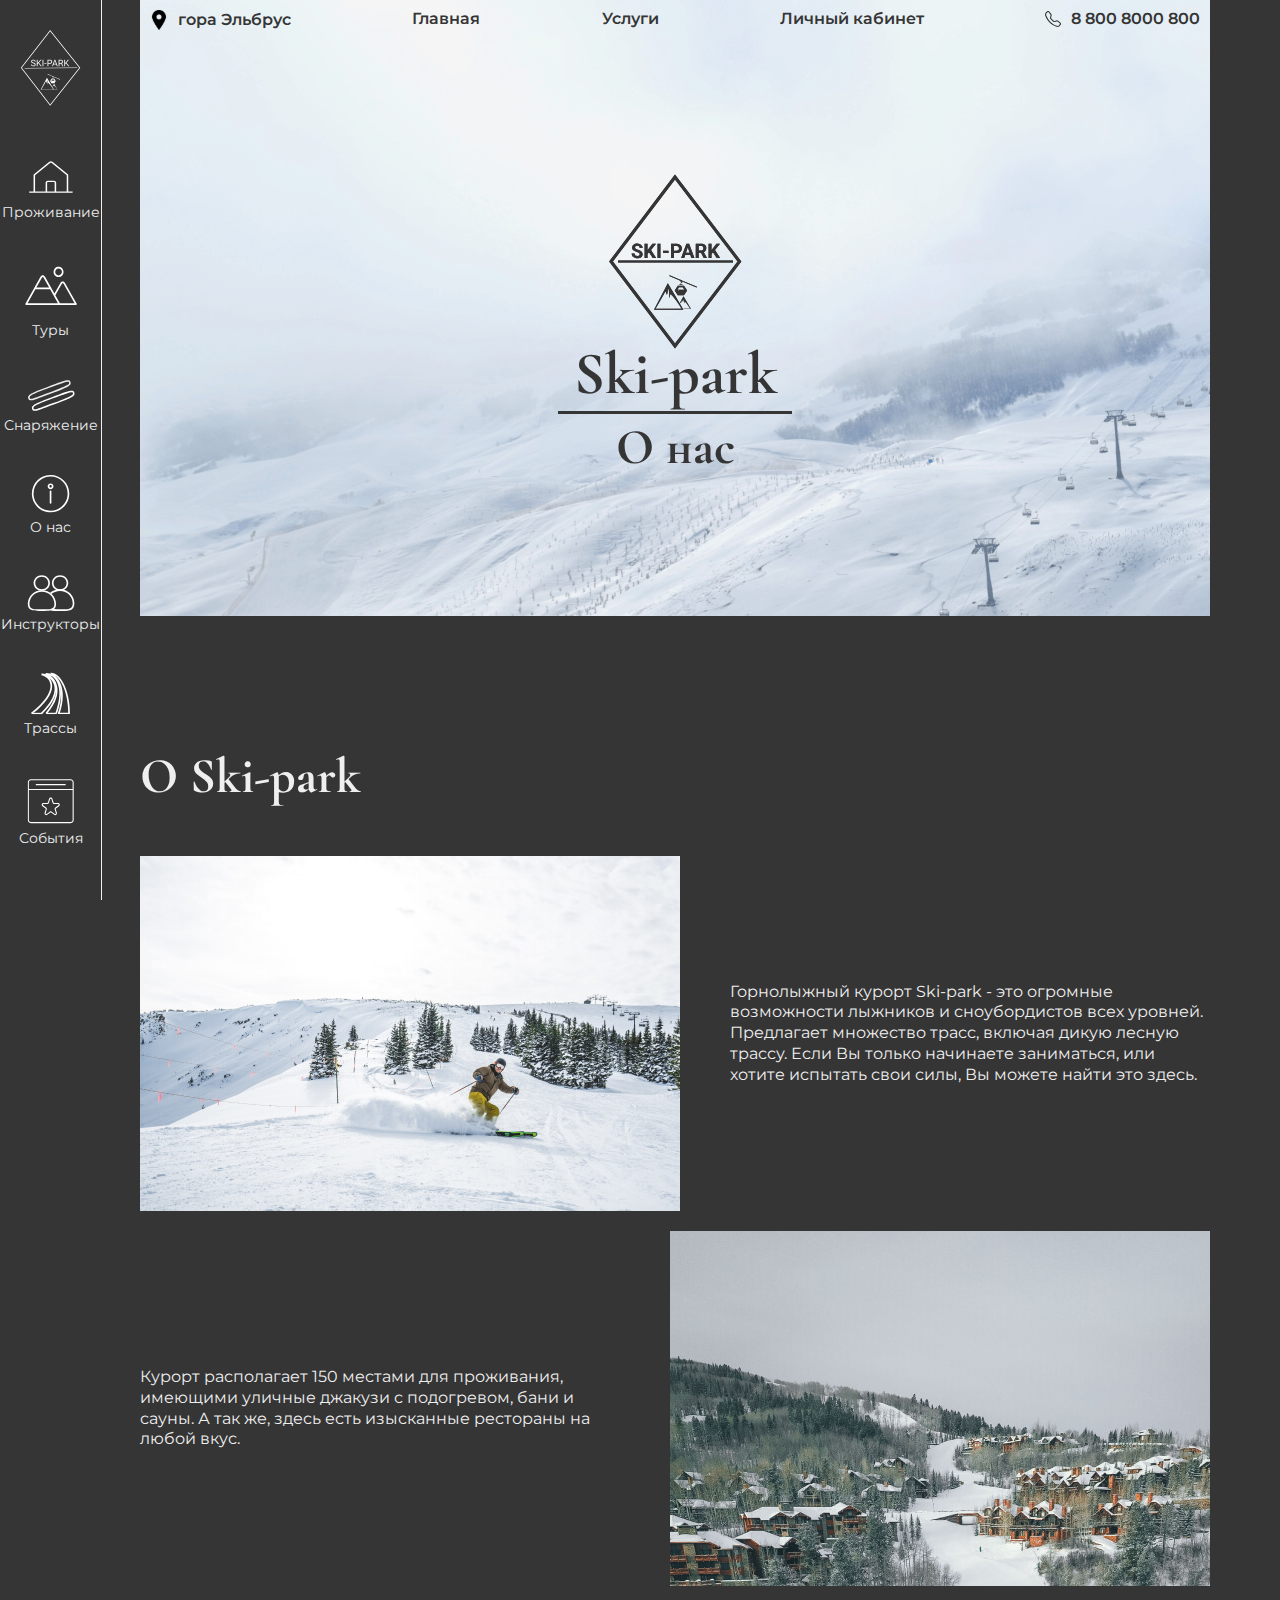
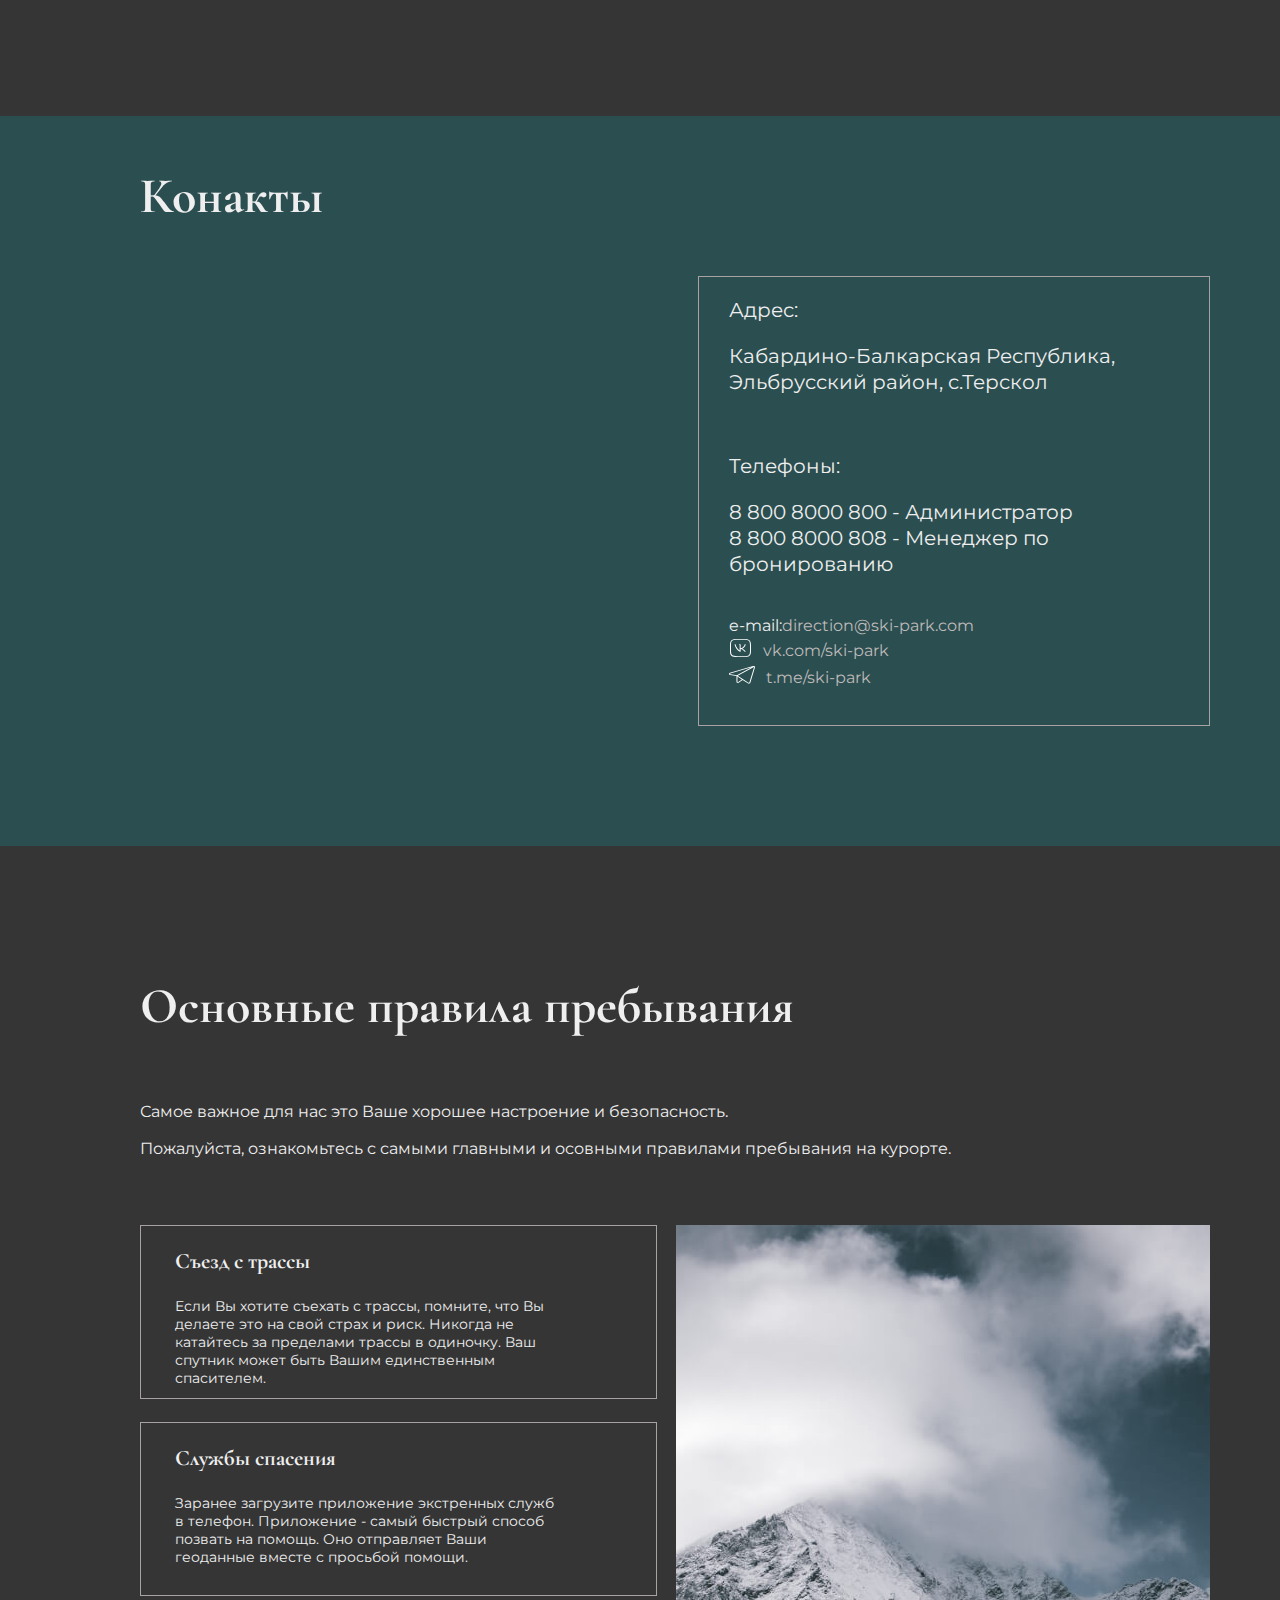
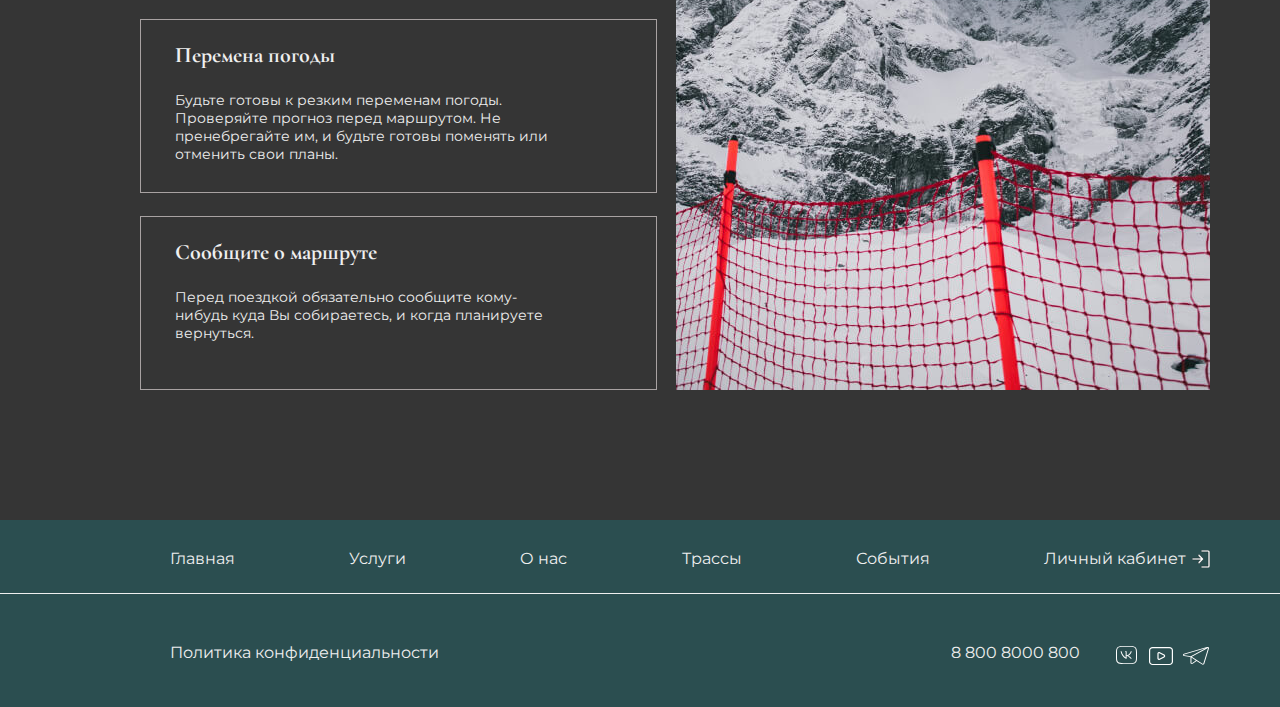
<file: pages/about.html>
<!DOCTYPE html>
<html lang="ru">
<head>
    <meta charset="UTF-8">
    <meta http-equiv="X-UA-Compatible" content="IE=edge">
    <meta name="viewport" content="width=device-width, initial-scale=1.0">
    <title>О нас</title>

    <!-- подключаем шрифты -->
    <link rel="preconnect" href="https://fonts.googleapis.com">
    <link rel="preconnect" href="https://fonts.gstatic.com" crossorigin>
    <link href="https://fonts.googleapis.com/css2?family=Cormorant+Garamond:wght@700&family=Montserrat:wght@300;400;500;600&display=swap" rel="stylesheet"> 

    <!-- подключаем стили: -->
    <link rel="stylesheet" href="../styles/normalize.css">
    <link rel="shortcut icon" href="../images/icons/favicon.ico" type="image/x-icon">
    <link rel="stylesheet" href="../styles/hamburgers.css">
    <link rel="stylesheet" href="../styles/style.css">
    <link rel="stylesheet" href="../styles/media.css">
</head>

<body>
    <nav class="sidebar">
        <ul class="sidebar__column flex">
            <li class="sidebar__item sidebar__item--first">
                <a href="../index.html">
                    <svg width="61" height="96" viewBox="0 0 66 83" fill="none" xmlns="http://www.w3.org/2000/svg">
                        <path fill-rule="evenodd" clip-rule="evenodd" d="M32.6309 0.315918L65.1855 41.3263L32.6309 82.3366L0.921875 41.3263L32.6309 0.315918ZM32.6395 1.66443L1.97315 41.3263L32.6395 80.9881L64.1237 41.3263L32.6395 1.66443Z" fill="white"/>
                        <g clip-path="url(#clip0_845_75)">
                        <path d="M35.2461 61.5418L35.4533 61.8983L35.8363 61.2325C35.8363 61.2325 36.457 59.8588 36.4931 60.7503C36.6979 61.5776 36.804 60.7032 36.804 60.7032C36.8383 60.6051 37.0649 58.5521 37.1641 60.8408C37.2635 63.128 37.3952 60.9358 37.4701 60.9945C38.6155 61.8948 40.1439 64.4683 40.1439 64.4683H36.9478L37.0667 64.6726H40.5176L36.8767 58.4116L35.2461 61.5418Z" fill="white"/>
                        <path d="M34.4664 61.0894L34.1669 60.5742L29.1502 51.9521L22.3008 65.1028H31.8081H36.8003L36.628 64.8064L34.4664 61.0894ZM32.4015 64.6725H32.0327H23.0515L26.9647 57.8784C26.9647 57.8784 28.2706 54.9927 28.3437 56.8643C28.7749 58.6017 28.9984 56.7653 28.9984 56.7653C29.0702 56.5604 29.545 52.2467 29.755 57.0532C29.9654 61.8601 30.2395 57.2528 30.3976 57.3767C31.4889 58.2361 32.7463 59.8182 33.7944 61.2896C33.8977 61.4358 34.0002 61.5807 34.1001 61.724C35.207 63.3155 36.0132 64.6725 36.0132 64.6725H32.4015Z" fill="white"/>
                        <path d="M32.5586 55.6007L34.0853 57.9988H37.1383L38.6653 55.6007L37.1383 53.2026H34.0853L32.5586 55.6007ZM34.8231 55.8208H34.0208V55.601H34.8231V55.8208ZM36.5813 53.9699L37.3098 55.2499H33.9141L34.6422 53.9699H36.5813Z" fill="white"/>
                        <path d="M36.3753 52.4126H34.8438V52.819H36.3753V52.4126Z" fill="white"/>
                        <path d="M36.0619 50.6158L36.0945 50.5514L35.0062 50.1044L34.9795 50.1572L30.0436 48.0693L29.8516 48.4428L34.7924 50.5328L34.7893 50.5382L35.0184 50.6321L34.9934 50.6884L35.8865 51.4988L35.3431 51.9913L35.5691 52.196L36.3378 51.4988L35.6918 50.9132L43.3747 54.1631L43.5664 53.7897L36.0619 50.6158Z" fill="white"/>
                        </g>
                        <path fill-rule="evenodd" clip-rule="evenodd" d="M61.8697 41.5019L4.99258 41.9965L4.98828 41.502L61.8654 41.0074L61.8697 41.5019Z" fill="white"/>
                        <path d="M15.9856 37.8437C15.9856 37.6795 15.9598 37.5346 15.9083 37.409C15.86 37.2803 15.773 37.1643 15.6475 37.0613C15.5251 36.9583 15.3544 36.86 15.1355 36.7667C14.9198 36.6733 14.6461 36.5783 14.3144 36.4817C13.9666 36.3787 13.6527 36.2644 13.3726 36.1388C13.0924 36.01 12.8525 35.8635 12.6529 35.6993C12.4533 35.535 12.3003 35.3467 12.1941 35.1342C12.0878 34.9216 12.0347 34.6785 12.0347 34.4048C12.0347 34.1311 12.091 33.8784 12.2037 33.6465C12.3164 33.4147 12.4774 33.2135 12.6867 33.0428C12.8992 32.8689 13.152 32.7337 13.445 32.6371C13.738 32.5405 14.0649 32.4922 14.4255 32.4922C14.9536 32.4922 15.4011 32.5936 15.7682 32.7965C16.1385 32.9961 16.4202 33.2585 16.6134 33.5837C16.8066 33.9057 16.9032 34.2503 16.9032 34.6174H15.9759C15.9759 34.3533 15.9195 34.1199 15.8068 33.917C15.6941 33.7109 15.5235 33.5499 15.2949 33.434C15.0663 33.3149 14.7765 33.2553 14.4255 33.2553C14.0938 33.2553 13.8201 33.3052 13.6044 33.405C13.3887 33.5049 13.2277 33.6401 13.1214 33.8108C13.0184 33.9814 12.9669 34.1762 12.9669 34.3952C12.9669 34.5433 12.9974 34.6785 13.0586 34.8009C13.123 34.92 13.2212 35.0311 13.3532 35.1342C13.4885 35.2372 13.6591 35.3322 13.8652 35.4191C14.0745 35.5061 14.3241 35.5898 14.6139 35.6703C15.0131 35.783 15.3577 35.9086 15.6475 36.047C15.9373 36.1855 16.1755 36.3416 16.3623 36.5155C16.5523 36.6862 16.6923 36.881 16.7825 37.0999C16.8759 37.3157 16.9226 37.5604 16.9226 37.8341C16.9226 38.1207 16.8646 38.3799 16.7487 38.6117C16.6328 38.8435 16.4669 39.0416 16.2512 39.2058C16.0355 39.37 15.7763 39.4972 15.4736 39.5873C15.1741 39.6743 14.8393 39.7178 14.469 39.7178C14.1437 39.7178 13.8234 39.6727 13.5078 39.5825C13.1955 39.4924 12.9105 39.3571 12.6529 39.1768C12.3985 38.9965 12.1941 38.7743 12.0395 38.5103C11.8882 38.243 11.8125 37.9339 11.8125 37.5829H12.7398C12.7398 37.8244 12.7865 38.0321 12.8799 38.206C12.9733 38.3766 13.1005 38.5183 13.2615 38.631C13.4257 38.7437 13.6108 38.8274 13.8169 38.8822C14.0262 38.9337 14.2436 38.9595 14.469 38.9595C14.7942 38.9595 15.0695 38.9144 15.2949 38.8242C15.5203 38.7341 15.6909 38.6053 15.8068 38.4378C15.926 38.2704 15.9856 38.0724 15.9856 37.8437Z" fill="#FFFEFE"/>
                        <path d="M19.0429 32.5888V39.6212H18.1107V32.5888H19.0429ZM23.2884 32.5888L20.3663 35.8683L18.7241 37.5733L18.5696 36.5783L19.806 35.2163L22.1679 32.5888H23.2884ZM22.39 39.6212L19.7867 36.1919L20.3421 35.4529L23.5009 39.6212H22.39Z" fill="#FFFEFE"/>
                        <path d="M25.3218 32.5888V39.6212H24.3896V32.5888H25.3218Z" fill="#FFFEFE"/>
                        <path d="M28.7414 36.2644V36.9985H26.3844V36.2644H28.7414Z" fill="#FFFEFE"/>
                        <path d="M32.3445 36.8633H30.4657V36.105H32.3445C32.7084 36.105 33.003 36.047 33.2284 35.9311C33.4538 35.8152 33.618 35.6542 33.721 35.4481C33.8273 35.242 33.8804 35.007 33.8804 34.7429C33.8804 34.5014 33.8273 34.2744 33.721 34.0619C33.618 33.8494 33.4538 33.6787 33.2284 33.5499C33.003 33.4179 32.7084 33.3519 32.3445 33.3519H30.683V39.6212H29.7508V32.5888H32.3445C32.8758 32.5888 33.325 32.6806 33.692 32.8641C34.0591 33.0476 34.3376 33.302 34.5276 33.6272C34.7176 33.9492 34.8126 34.3179 34.8126 34.7333C34.8126 35.1841 34.7176 35.5688 34.5276 35.8876C34.3376 36.2064 34.0591 36.4495 33.692 36.6169C33.325 36.7812 32.8758 36.8633 32.3445 36.8633Z" fill="#FFFEFE"/>
                        <path d="M37.9279 33.2118L35.5999 39.6212H34.6484L37.329 32.5888H37.9424L37.9279 33.2118ZM39.8792 39.6212L37.5463 33.2118L37.5318 32.5888H38.1452L40.8355 39.6212H39.8792ZM39.7584 37.0178V37.781H35.8076V37.0178H39.7584Z" fill="#FFFEFE"/>
                        <path d="M41.7773 32.5888H44.1054C44.6334 32.5888 45.0794 32.6693 45.4432 32.8303C45.8103 32.9913 46.0888 33.2296 46.2788 33.5451C46.472 33.8574 46.5686 34.2422 46.5686 34.6995C46.5686 35.0215 46.5026 35.3161 46.3706 35.5833C46.2418 35.8474 46.055 36.0728 45.8103 36.2595C45.5688 36.4431 45.279 36.5799 44.9409 36.6701L44.6801 36.7715H42.4922L42.4825 36.0132H44.1343C44.4692 36.0132 44.7477 35.9552 44.9699 35.8393C45.1921 35.7202 45.3595 35.5608 45.4722 35.3612C45.5849 35.1615 45.6413 34.941 45.6413 34.6995C45.6413 34.429 45.5881 34.1923 45.4819 33.9895C45.3756 33.7866 45.2082 33.6304 44.9796 33.521C44.7542 33.4083 44.4628 33.3519 44.1054 33.3519H42.7095V39.6212H41.7773V32.5888ZM45.8876 39.6212L44.1778 36.4334L45.1486 36.4286L46.8826 39.5632V39.6212H45.8876Z" fill="#FFFEFE"/>
                        <path d="M48.8049 32.5888V39.6212H47.8727V32.5888H48.8049ZM53.0504 32.5888L50.1283 35.8683L48.4861 37.5733L48.3315 36.5783L49.568 35.2163L51.9298 32.5888H53.0504ZM52.152 39.6212L49.5487 36.1919L50.1041 35.4529L53.2629 39.6212H52.152Z" fill="#FFFEFE"/>
                        <defs>
                        <clipPath id="clip0_845_75">
                        <rect width="21.2671" height="19.2888" fill="white" transform="translate(22.3008 46.9419)"/>
                        </clipPath>
                        </defs>
                    </svg>                                                  
                </a>
            </li>
            <li class="sidebar__item">
                    <a href="../pages/rent-house.html"> 
                        <svg class="sidebar__img" width="50" height="43" viewBox="0 0 50 43" fill="none" xmlns="http://www.w3.org/2000/svg">
                            <path d="M46.004 35.3813H42.2355V19.3927C42.2364 19.1179 42.1715 18.846 42.0449 18.5948C41.9182 18.3436 41.7328 18.1187 41.5007 17.9347L26.4266 5.87284C26.0098 5.53752 25.4653 5.35156 24.9004 5.35156C24.3354 5.35156 23.7909 5.53752 23.3741 5.87284L8.30005 17.9347C8.06791 18.1187 7.88248 18.3436 7.75586 18.5948C7.62924 18.846 7.56427 19.1179 7.56519 19.3927V35.3813H3.79667C3.59678 35.3813 3.40507 35.4511 3.26372 35.5754C3.12238 35.6997 3.04297 35.8683 3.04297 36.044C3.04297 36.2198 3.12238 36.3884 3.26372 36.5126C3.40507 36.6369 3.59678 36.7068 3.79667 36.7068H46.004C46.2039 36.7068 46.3956 36.6369 46.537 36.5126C46.6783 36.3884 46.7577 36.2198 46.7577 36.044C46.7577 35.8683 46.6783 35.6997 46.537 35.5754C46.3956 35.4511 46.2039 35.3813 46.004 35.3813ZM9.07259 19.3927C9.07277 19.302 9.09468 19.2123 9.13689 19.1295C9.17909 19.0467 9.24064 18.9727 9.31755 18.9122L24.3916 6.85038C24.5305 6.73861 24.712 6.67662 24.9004 6.67662C25.0887 6.67662 25.2702 6.73861 25.4091 6.85038L40.4832 18.9122C40.5601 18.9727 40.6216 19.0467 40.6638 19.1295C40.706 19.2123 40.7279 19.302 40.7281 19.3927V35.3813H30.1763V26.7657C30.1763 26.2384 29.9381 25.7327 29.514 25.3598C29.09 24.9869 28.5149 24.7775 27.9152 24.7775H21.8855C21.2859 24.7775 20.7107 24.9869 20.2867 25.3598C19.8627 25.7327 19.6244 26.2384 19.6244 26.7657V35.3813H9.07259V19.3927ZM28.6689 35.3813H21.1318V26.7657C21.1318 26.5899 21.2112 26.4213 21.3526 26.2971C21.4939 26.1728 21.6856 26.1029 21.8855 26.1029H27.9152C28.1151 26.1029 28.3068 26.1728 28.4481 26.2971C28.5895 26.4213 28.6689 26.5899 28.6689 26.7657V35.3813Z" fill="white"/>
                        </svg>                                                                                                                                                             
                    Проживание
                </a>
                
            </li>
            <li class="sidebar__item">
                <a href="../pages/tours.html">
                    <svg class="sidebar__img" width="54" height="57" viewBox="0 0 54 57" fill="none" xmlns="http://www.w3.org/2000/svg">
                        <path d="M34.5563 17.1232C35.5432 17.1232 36.508 16.8168 37.3286 16.2428C38.1492 15.6688 38.7888 14.8529 39.1665 13.8984C39.5441 12.9438 39.643 11.8934 39.4504 10.8801C39.2579 9.86675 38.7826 8.93593 38.0848 8.20535C37.3869 7.47477 36.4977 6.97724 35.5298 6.77567C34.5618 6.5741 33.5585 6.67756 32.6467 7.07294C31.7349 7.46833 30.9555 8.1379 30.4072 8.99697C29.8589 9.85604 29.5662 10.866 29.5662 11.8992C29.5717 13.2829 30.0992 14.6084 31.0338 15.5868C31.9685 16.5652 33.2345 17.1174 34.5563 17.1232ZM34.5563 8.41661C35.2142 8.41661 35.8574 8.62086 36.4045 9.00354C36.9515 9.38621 37.3779 9.93013 37.6297 10.5665C37.8815 11.2029 37.9474 11.9031 37.819 12.5787C37.6907 13.2542 37.3738 13.8748 36.9086 14.3618C36.4433 14.8489 35.8506 15.1806 35.2053 15.3149C34.56 15.4493 33.8911 15.3804 33.2832 15.1168C32.6753 14.8532 32.1558 14.4068 31.7902 13.8341C31.4247 13.2614 31.2296 12.588 31.2296 11.8992C31.2296 10.9756 31.5801 10.0898 32.2039 9.43665C32.8278 8.78353 33.674 8.41661 34.5563 8.41661V8.41661ZM52.7283 43.6782L40.8562 22.6954C40.6389 22.3022 40.3266 21.9758 39.9507 21.7488C39.5748 21.5219 39.1485 21.4024 38.7146 21.4024C38.2807 21.4024 37.8544 21.5219 37.4785 21.7488C37.1027 21.9758 36.7904 22.3022 36.5731 22.6954L30.4187 33.5568L20.896 16.6225C20.6787 16.2294 20.3665 15.9029 19.9906 15.676C19.6147 15.4491 19.1884 15.3296 18.7545 15.3296C18.3206 15.3296 17.8943 15.4491 17.5184 15.676C17.1425 15.9029 16.8303 16.2294 16.6129 16.6225L1.41413 43.6782C1.33365 43.8069 1.28908 43.9566 1.2854 44.1104C1.28173 44.2642 1.31911 44.4161 1.39334 44.5489C1.47003 44.6795 1.57688 44.7878 1.70404 44.8639C1.83121 44.94 1.97461 44.9813 2.12105 44.9842H52.0214C52.1678 44.9813 52.3112 44.94 52.4384 44.8639C52.5656 44.7878 52.6724 44.6795 52.7491 44.5489C52.8233 44.4161 52.8607 44.2642 52.857 44.1104C52.8534 43.9566 52.8088 43.8069 52.7283 43.6782ZM18.0476 17.515C18.1181 17.3836 18.2207 17.2742 18.345 17.1981C18.4692 17.122 18.6106 17.0819 18.7545 17.0819C18.8984 17.0819 19.0398 17.122 19.164 17.1981C19.2883 17.2742 19.3909 17.3836 19.4614 17.515L25.1376 27.5711H12.3714L18.0476 17.515ZM3.57648 43.2429L11.3942 29.3124H26.1148L33.9325 43.2429H3.57648ZM35.8662 43.2429L31.3751 35.2764L38.0077 23.5878C38.0782 23.4564 38.1809 23.3471 38.3051 23.271C38.4293 23.1949 38.5707 23.1548 38.7146 23.1548C38.8586 23.1548 38.9999 23.1949 39.1242 23.271C39.2484 23.3471 39.351 23.4564 39.4215 23.5878L50.566 43.2429H35.8662Z" fill="white"/>
                        </svg>                                                       
                    Туры
                </a>
            </li>
            <li class="sidebar__item">
                <a href="../pages/rent-equipment.html">
                    <svg class="sidebar__img" width="50" height="34" viewBox="0 0 50 34" fill="none" xmlns="http://www.w3.org/2000/svg">
                        <path fill-rule="evenodd" clip-rule="evenodd" d="M46.9363 15.989C47.0347 15.749 47.0607 15.4253 46.7888 14.6784C46.7573 14.5918 46.7272 14.559 46.6503 14.518C46.5327 14.4554 46.2779 14.3734 45.7968 14.3628C44.8142 14.341 43.3613 14.6199 41.415 15.1959C38.8394 15.9583 35.7163 17.1376 32.1622 18.4797C30.3602 19.1602 28.4473 19.8825 26.4388 20.6135C17.4567 23.8828 12.3579 25.9518 9.65255 27.6044C8.29696 28.4325 7.75912 29.0315 7.55678 29.434C7.40658 29.7328 7.36788 30.0628 7.59819 30.6956C7.70945 31.0013 7.81091 31.1336 7.86889 31.1908C7.91125 31.2325 7.9741 31.2803 8.13309 31.3148C8.55582 31.4063 9.38423 31.3523 11.0128 30.8925C13.0512 30.317 15.8568 29.2637 19.84 27.7684C22.1282 26.9094 24.805 25.9044 27.9482 24.7604C37.4878 21.2883 42.5731 19.223 45.1335 17.6272C46.4121 16.8304 46.81 16.2973 46.9363 15.989ZM28.4612 26.17C47.4366 19.2635 49.482 17.692 48.1984 14.1654C47.1283 11.2254 40.5338 13.7152 31.5582 17.104C29.7672 17.7802 27.8814 18.4922 25.9258 19.204C8.04508 25.712 4.90507 27.682 6.18865 31.2086C7.24096 34.0999 10.092 33.0298 20.4686 29.135C22.7491 28.2791 25.393 27.2867 28.4612 26.17Z" fill="white"/>
                        <path fill-rule="evenodd" clip-rule="evenodd" d="M43.1121 5.48169C43.2104 5.24169 43.2365 4.91798 42.9646 4.17109C42.9331 4.08443 42.903 4.05163 42.8261 4.0107C42.7085 3.94811 42.4537 3.86612 41.9726 3.85546C40.9899 3.8337 39.537 4.11257 37.5908 4.68861C35.0152 5.45095 31.8921 6.63028 28.338 7.97236C26.536 8.65285 24.6231 9.37517 22.6146 10.1062C13.6324 13.3754 8.5337 15.4445 5.82833 17.0971C4.47274 17.9252 3.9349 18.5242 3.73257 18.9267C3.58236 19.2255 3.54366 19.5555 3.77397 20.1883C3.88523 20.494 3.9867 20.6263 4.04467 20.6834C4.08703 20.7252 4.14988 20.773 4.30887 20.8074C4.7316 20.899 5.56002 20.8449 7.18853 20.3852C9.22695 19.8097 12.0326 18.7564 16.0158 17.2611C18.304 16.402 20.9808 15.3971 24.124 14.2531C33.6636 10.781 38.7489 8.71571 41.3093 7.1199C42.5879 6.32303 42.9858 5.79002 43.1121 5.48169ZM24.637 15.6626C43.6124 8.75615 45.6577 7.18467 44.3742 3.65806C43.3041 0.718098 36.7096 3.2079 27.734 6.59667C25.943 7.27288 24.0572 7.98487 22.1016 8.69667C4.22086 15.2047 1.08085 17.1747 2.36443 20.7013C3.41674 23.5925 6.26775 22.5224 16.6444 18.6277C18.9249 17.7717 21.5688 16.7794 24.637 15.6626Z" fill="white" fill-opacity="0.9"/>
                    </svg>                                                                           
                    Снаряжение
                </a>
            </li>
            <li class="sidebar__item">
                <a href="../pages/about.html">
                    <svg class="sidebar__img" width="41" height="41" viewBox="0 0 41 41" fill="none" xmlns="http://www.w3.org/2000/svg">
                        <path fill-rule="evenodd" clip-rule="evenodd" d="M10.1797 5.08919C13.257 3.03302 16.8749 1.93555 20.5759 1.93555H20.5763C25.5384 1.93785 30.2966 3.91006 33.8053 7.41878C37.314 10.9275 39.2862 15.6857 39.2885 20.6478V20.6482C39.2885 24.3492 38.1911 27.9671 36.1349 31.0443C34.0787 34.1216 31.1562 36.5201 27.7369 37.9364C24.3176 39.3527 20.5552 39.7233 16.9253 39.0012C13.2954 38.2792 9.9611 36.497 7.34409 33.88C4.72708 31.263 2.94488 27.9287 2.22285 24.2988C1.50082 20.6689 1.87139 16.9064 3.2877 13.4872C4.70402 10.0679 7.10246 7.14536 10.1797 5.08919ZM20.5755 3.59889C17.2036 3.59897 13.9075 4.59889 11.1038 6.47221C8.3001 8.34561 6.11485 11.0083 4.82443 14.1237C3.53401 17.239 3.19638 20.6671 3.85423 23.9743C4.51208 27.2816 6.13587 30.3195 8.52025 32.7038C10.9046 35.0882 13.9425 36.712 17.2498 37.3699C20.557 38.0277 23.985 37.6901 27.1004 36.3997C30.2157 35.1092 32.8785 32.924 34.7519 30.1202C36.6252 27.3166 37.6251 24.0205 37.6252 20.6486M20.5759 3.59889C25.097 3.6011 29.4323 5.39806 32.6291 8.59494C35.826 11.7918 37.623 16.1271 37.6252 20.6482" fill="white"/>
                        <path fill-rule="evenodd" clip-rule="evenodd" d="M20.5749 12.0906C19.8859 12.0906 19.3274 12.6491 19.3274 13.3381C19.3274 14.0271 19.8859 14.5856 20.5749 14.5856C21.2639 14.5856 21.8224 14.0271 21.8224 13.3381C21.8224 12.6491 21.2639 12.0906 20.5749 12.0906ZM17.6641 13.3381C17.6641 11.7305 18.9673 10.4272 20.5749 10.4272C22.1825 10.4272 23.4858 11.7305 23.4858 13.3381C23.4858 14.9457 22.1825 16.249 20.5749 16.249C18.9673 16.249 17.6641 14.9457 17.6641 13.3381Z" fill="white"/>
                        <path fill-rule="evenodd" clip-rule="evenodd" d="M20.566 17.6045C21.0254 17.6045 21.3977 17.9768 21.3977 18.4362V30.038C21.3977 30.4973 21.0254 30.8697 20.566 30.8697C20.1067 30.8697 19.7344 30.4973 19.7344 30.038V18.4362C19.7344 17.9768 20.1067 17.6045 20.566 17.6045Z" fill="white"/>
                    </svg>
                    О нас
                </a>
            </li>
            <li class="sidebar__item">
                <a href="../pages/intructors.html">
                    <svg class="sidebar__img" width="48" height="36" viewBox="0 0 48 36" fill="none" xmlns="http://www.w3.org/2000/svg">
                        <path fill-rule="evenodd" clip-rule="evenodd" d="M33.0835 14.3C36.7325 14.3 39.5935 11.4547 39.5935 8.06251C39.5935 4.67031 36.7325 1.82497 33.0835 1.82497C29.4345 1.82497 26.5735 4.67031 26.5735 8.06251C26.5735 11.4547 29.4345 14.3 33.0835 14.3ZM33.0835 15.9634C37.5975 15.9634 41.2568 12.426 41.2568 8.06251C41.2568 3.69897 37.5975 0.161621 33.0835 0.161621C28.5695 0.161621 24.9102 3.69897 24.9102 8.06251C24.9102 12.426 28.5695 15.9634 33.0835 15.9634Z" fill="white"/>
                        <path fill-rule="evenodd" clip-rule="evenodd" d="M32.9018 15.9631C29.7417 15.9631 26.4303 17.2644 24.1918 19.1011L23.1367 17.8152C25.6538 15.7499 29.3333 14.2998 32.9018 14.2998C40.8633 14.2998 47.3669 20.5413 47.3669 28.3006C47.3669 30.2314 46.9617 31.7498 46.1432 32.9087C45.3208 34.0733 44.1479 34.7809 42.7948 35.2125C41.4549 35.6398 39.8981 35.8097 38.2431 35.8785C36.9833 35.9308 35.6238 35.9254 34.2249 35.9199C33.7871 35.9182 33.3455 35.9164 32.9018 35.9164C32.4573 35.9164 32.0145 35.9183 31.5747 35.9202C28.7498 35.9321 26.0547 35.9436 23.8957 35.4526L24.2645 33.8307C26.2219 34.2758 28.6949 34.2668 31.549 34.2563C31.9909 34.2547 32.442 34.2531 32.9018 34.2531C33.363 34.2531 33.8159 34.2548 34.2603 34.2566C35.6496 34.2621 36.9556 34.2672 38.174 34.2166C39.7812 34.1497 41.1622 33.9873 42.2894 33.6278C43.4035 33.2724 44.2271 32.7386 44.7845 31.9493C45.3459 31.1543 45.7036 30.0064 45.7036 28.3006C45.7036 21.5138 39.9994 15.9631 32.9018 15.9631Z" fill="white"/>
                        <path fill-rule="evenodd" clip-rule="evenodd" d="M14.7866 14.3C18.4356 14.3 21.2966 11.4547 21.2966 8.06251C21.2966 4.67031 18.4356 1.82497 14.7866 1.82497C11.1376 1.82497 8.27663 4.67031 8.27663 8.06251C8.27663 11.4547 11.1376 14.3 14.7866 14.3ZM14.7866 15.9634C19.3006 15.9634 22.9599 12.426 22.9599 8.06251C22.9599 3.69897 19.3006 0.161621 14.7866 0.161621C10.2726 0.161621 6.61328 3.69897 6.61328 8.06251C6.61328 12.426 10.2726 15.9634 14.7866 15.9634Z" fill="white"/>
                        <path fill-rule="evenodd" clip-rule="evenodd" d="M26.5979 32.1999C27.0578 31.5455 27.4065 30.5255 27.4065 28.8544C27.4065 22.2407 21.8684 16.7952 14.9314 16.7952C7.99444 16.7952 2.45631 22.2407 2.45631 28.8544C2.45631 30.5255 2.80503 31.5455 3.26491 32.1999C3.71637 32.8423 4.40261 33.3141 5.44165 33.6471C6.50735 33.9886 7.85405 34.1543 9.49749 34.2229C10.7409 34.2749 12.0695 34.2696 13.5052 34.264C13.9692 34.2622 14.4443 34.2603 14.9314 34.2603C15.4185 34.2603 15.8936 34.2622 16.3576 34.264C17.7933 34.2696 19.1218 34.2749 20.3653 34.2229C22.0087 34.1543 23.3554 33.9886 24.4211 33.6471C25.4602 33.3141 26.1464 32.8423 26.5979 32.1999ZM16.3218 35.9273C23.4776 35.9557 29.0698 35.9779 29.0698 28.8544C29.0698 21.2756 22.7398 15.1318 14.9314 15.1318C7.12296 15.1318 0.792969 21.2756 0.792969 28.8544C0.792969 35.9779 6.38517 35.9557 13.541 35.9273C13.9984 35.9255 14.4622 35.9236 14.9314 35.9236C15.4005 35.9236 15.8644 35.9255 16.3218 35.9273Z" fill="white"/>
                    </svg>                            
                    Инструкторы
                </a>
            </li>
            <li class="sidebar__item">
                <a href="../pages/slopes.html">
                    <svg class="sidebar__img" width="39" height="43" viewBox="0 0 39 43" fill="none" xmlns="http://www.w3.org/2000/svg">
                        <path fill-rule="evenodd" clip-rule="evenodd" d="M11.0131 42.0649H0.617188V40.8174H11.0131V42.0649Z" fill="white"/>
                        <path fill-rule="evenodd" clip-rule="evenodd" d="M25.566 42.0317H15.5859V40.7842H25.566V42.0317Z" fill="white"/>
                        <path fill-rule="evenodd" clip-rule="evenodd" d="M38.0384 42.065L27.2266 42.0317L27.2305 40.7842L38.0422 40.8175L38.0384 42.065Z" fill="white"/>
                        <path fill-rule="evenodd" clip-rule="evenodd" d="M24.503 12.0752C26.8027 19.2289 24.3279 29.4437 11.1728 42.041L10.0224 40.8396C22.9799 28.4315 24.9337 18.8497 22.9195 12.5843C22.0713 9.94589 20.504 7.82694 18.6566 6.27C20.3677 8.4452 21.3559 11.2778 21.1706 14.6867C20.7829 21.8163 15.2591 31.191 1.12563 42.0987L0.109375 40.7819C14.1296 29.9616 19.1624 20.9835 19.5097 14.5964C19.8506 8.32686 15.6738 4.28863 10.4235 3.16494L10.5503 1.52136C12.9848 1.38267 15.903 2.2754 18.4774 4.04462C21.0646 5.82272 23.3614 8.52396 24.503 12.0752Z" fill="white"/>
                        <path fill-rule="evenodd" clip-rule="evenodd" d="M27.9341 10.2496C30.8453 16.823 31.1707 27.0688 25.9349 41.737L24.3684 41.1778C29.5286 26.7213 29.0846 16.9548 26.4132 10.9232C24.7305 7.12382 22.1571 4.7767 19.4667 3.6223C22.3402 5.86327 24.9806 9.3333 26.059 13.9461C27.701 20.9691 25.6806 30.4318 15.804 41.9975L14.5392 40.9174C24.2069 29.5963 25.9204 20.6597 24.4394 14.3248C22.9496 7.95287 18.1854 4.00108 14.4844 2.7234L14.7085 1.10693C19.5091 0.833456 25.0135 3.65515 27.9341 10.2496Z" fill="white"/>
                        <path fill-rule="evenodd" clip-rule="evenodd" d="M19.3477 2.21848L19.7709 0.65625C22.7154 0.750532 25.4011 2.19093 27.7387 4.51911C30.0732 6.84426 32.1022 10.0928 33.7636 13.9222C37.0869 21.5824 39.0034 31.7167 38.8727 41.9007L37.2095 41.8793C37.3377 31.8927 35.4536 21.9969 32.2377 14.5842C30.6294 10.8771 28.7042 7.82839 26.5649 5.69763C25.8411 4.9768 25.0978 4.36541 24.3377 3.86905C26.4776 5.93648 28.5847 8.84265 30.0103 12.7912C32.4033 19.4193 32.8433 28.8925 28.4342 42.1194L26.8562 41.5934C31.1797 28.6231 30.6806 19.546 28.4458 13.356C26.2103 7.16436 22.2054 3.76925 19.3477 2.21848Z" fill="white"/>
                    </svg>                                        
                    Трассы
                </a>
            </li>
            <li class="sidebar__item">
                <a href="../pages/events.html">
                    <svg class="sidebar__img" width="48" height="48" viewBox="0 0 48 48" fill="none" xmlns="http://www.w3.org/2000/svg">
                        <g clip-path="url(#clip0_845_62)">
                        <path d="M43.643 2.20166H3.84364C2.16135 2.20166 0.792701 3.59123 0.792701 5.29847C0.791519 17.4974 0.790063 33.012 0.789062 43.0597C0.789062 44.7669 2.1578 46.1557 3.84 46.1557H43.6443C45.3266 46.1557 46.6952 44.7669 46.6952 43.0597C46.6951 40.4992 46.6939 9.14219 46.6938 5.29847C46.6939 3.59132 45.3252 2.20166 43.643 2.20166V2.20166ZM3.84364 3.30819H43.643C44.7258 3.30819 45.6069 4.20074 45.6069 5.29856V11.9122H1.87972V5.29856C1.87972 4.20074 2.7608 3.30819 3.84364 3.30819V3.30819ZM43.6444 45.0493H3.84009C2.75725 45.0493 1.87618 44.1568 1.87618 43.0597V13.0222H45.6083V43.0597C45.6083 44.1568 44.7272 45.0493 43.6444 45.0493V45.0493Z" fill="white"/>
                        <path d="M31.0223 25.8991H27.2205C26.9296 25.8991 26.6741 25.7104 26.5843 25.4288L25.4137 21.7549C25.1745 21.0043 24.5192 20.5195 23.7442 20.5195H23.7435C22.9692 20.5195 22.3139 21.0043 22.0746 21.7542L20.9006 25.4295C20.8107 25.7104 20.5552 25.8992 20.265 25.8992H16.4624C15.6875 25.8992 15.0321 26.384 14.7929 27.1339C14.553 27.8837 14.8035 28.6675 15.4305 29.1307L18.5077 31.4064C18.7419 31.58 18.8396 31.8862 18.7504 32.1671L17.5764 35.8424C17.3365 36.5922 17.587 37.3767 18.2133 37.84C18.5269 38.0719 18.8863 38.1879 19.2458 38.1879C19.6047 38.1879 19.9642 38.0719 20.2777 37.84L23.3513 35.5666C23.5884 35.3922 23.9047 35.3929 24.1376 35.5658L27.2056 37.8371C27.8326 38.301 28.643 38.3017 29.27 37.8378C29.897 37.3746 30.1475 36.5902 29.9077 35.8396L28.7349 32.1679C28.6451 31.8863 28.7428 31.5801 28.977 31.4065L32.0549 29.1308C32.6811 28.6676 32.931 27.8832 32.6918 27.1332C32.4519 26.3832 31.7972 25.8991 31.0223 25.8991V25.8991ZM31.4158 28.2359L28.3387 30.5116C27.7216 30.9676 27.4654 31.7708 27.7003 32.5092C27.701 32.5092 27.701 32.5092 27.701 32.5099L28.8745 36.1816C29.0132 36.6182 28.7238 36.8746 28.6317 36.9423C28.539 37.0107 28.2092 37.2118 27.8454 36.9423L24.7767 34.671C24.1603 34.2143 23.3294 34.2143 22.713 34.671L19.6387 36.9452C19.2728 37.2139 18.9451 37.0122 18.8524 36.9452C18.7604 36.8768 18.4703 36.6203 18.6096 36.1845L19.7844 32.5092C20.0194 31.7708 19.7632 30.9676 19.146 30.5116L16.0689 28.2359C15.7051 27.9665 15.7915 27.5862 15.8261 27.476C15.8615 27.3651 16.0115 27.0055 16.4623 27.0055H20.2649C21.0278 27.0055 21.698 26.5092 21.9337 25.7709L23.1078 22.0956C23.2473 21.6598 23.6294 21.6259 23.7434 21.6259H23.7441C23.8574 21.6259 24.2402 21.6598 24.3797 22.0962L25.5502 25.77C25.7859 26.5091 26.4567 27.0054 27.2204 27.0054H31.0222C31.4731 27.0054 31.6224 27.3649 31.6578 27.4752C31.6933 27.5855 31.7796 27.9665 31.4158 28.2359V28.2359Z" fill="white"/>
                        <path d="M9.20757 8.16503H38.2779C38.578 8.16503 38.8214 7.91726 38.8214 7.61181C38.8214 7.30636 38.578 7.05859 38.2779 7.05859H9.20757C8.90748 7.05859 8.66406 7.30636 8.66406 7.61181C8.66406 7.91726 8.90748 8.16503 9.20757 8.16503V8.16503Z" fill="white"/>
                        </g>
                        <defs>
                        <clipPath id="clip0_845_62">
                        <rect width="46.5736" height="47.4053" fill="none" transform="translate(0.457031 0.476074)"/>
                        </clipPath>
                        </defs>
                    </svg>                            
                    События
                </a>
            </li>
        </ul>
    </nav>

    <div class="container">
        <header class="section-margin page-header page-header--about-banner">
            <button class="page-header__toggle hamburger hamburger--collapse" type="button" onclick="this.classList.toggle('is-active')">
                <span class="hamburger-box">
                  <span class="hamburger-inner"></span>
                </span>
              </button>
              <nav class="page-header__col-menu">
                <ul class="page-header__col-list">
                    <li class="page-header__col-item"><a href="../index.html">Главная страница</a></li>
                    <li class="page-header__col-item"><a href="services.html">Услуги</a></li>
                    <li class="page-header__col-item"><a href="about.html">О нас</a></li>
                    <li class="page-header__col-item"><a href="rent-house.html">Проживание</a></li>
                    <li class="page-header__col-item"><a href="tours.html">Горнолыжные туры</a></li>
                    <li class="page-header__col-item"><a href="rent-equipment.html">Аренда снаряжения</a></li>
                    <li class="page-header__col-item"><a href="intructors.html">Занятия с инструкторами</a></li>
                    <li class="page-header__col-item"><a href="slopes.html">Трассы</a></li>
                    <li class="page-header__col-item"><a href="events.html">События</a></li>
                    <li class="page-header__col-item"><a href="#popup-invite">Личный кабинет</a></li>
                </ul>
                <a class="btn btn--primary page-header__btn" href="#popup">Заказать звонок</a>
            </nav>
            <nav class="page-header__nav">
                <ul class="main-menu flex-sb">
                    <li class="main-menu__item">
                        <a class="flex-ai-center" href="#map">
                            <img src="../images/icons/header-map.svg" alt="">
                            гора Эльбрус
                        </a>
                    </li>
                    <li class="main-menu__item">
                        <a href="../index.html">Главная</a>
                    </li>
                    <li class="main-menu__item">
                        <a href="services.html">Услуги</a>
                    </li>
                    <li class="main-menu__item">
                        <a href="#popup-invite">Личный кабинет</a>
                    </li>
                    <li class="main-menu__item">
                        <a class="flex-ai-center" href="tel:+78008000800">
                            <img src="../images/icons/header-tel.svg" alt="">
                            8 800 8000 800
                        </a>
                    </li>
                </ul>
            </nav>
            <div class="page-header__main-content">
                <img class="page-header__logo" src="../images/logo-header.svg" alt="">
                <h1 class="title">Ski-park</h1>
                <h2 class="page-header__heading">О нас</h2>
            </div>
        </header>
    </div>

    <section class="about section-margin">
        <div class="container padding-left adapted__container">
            <h2 class="section-title">О Ski-park</h2>
            <div class="about__item about__item--top-direction flex-sb">
                <img src="../images/about1.jpg" alt="">
                <p class="medium-text">Горнолыжный курорт Ski-park - это огромные возможности лыжников 
                    и сноубордистов всех уровней. Предлагает  множество трасс, включая дикую
                    лесную трассу. Если Вы только начинаете заниматься, или хотите испытать
                    свои силы, Вы можете найти это здесь.
                </p>                
            </div>
            <div class="about__item about__item--bot-direction flex-sb">
                <p class="medium-text">Курорт располагает 150 местами для проживания, имеющими уличные 
                    джакузи с подогревом, бани и сауны. А так же, здесь есть изысканные рестораны на 
                    любой вкус.
                </p>
                <img src="../images/about2.jpg" alt="">                
            </div>
        </div>      
    </section>

    <section class="contacts section-margin section-padding" id="map">
        <div class="container padding-left adapted__container">
            <h2 class="section-title">Конакты</h2>
            <div class=" contacts__block flex">
                <iframe class="contacts__map" src="https://www.google.com/maps/embed?pb=!1m18!1m12!1m3!1d4886.976225346326!2d42.51112538557119!3d43.25533141595641!2m3!1f0!2f0!3f0!3m2!1i1024!2i768!4f13.1!3m3!1m2!1s0x405970df633d34c7%3A0x85c649c7381cb0e6!2z0KLQtdGA0YHQutC-0LssINCa0LDQsdCw0YDQtNC40L3Qvi3QkdCw0LvQutCw0YDRgdC60LDRjyDQoNC10YHQvy4sIDM2MTYwNQ!5e0!3m2!1sru!2sru!4v1670857503414!5m2!1sru!2sru" width="600" height="450" style="border:0;" allowfullscreen="" loading="lazy" referrerpolicy="no-referrer-when-downgrade"></iframe>
                <div class="contacts__content padding-left">
                    <p class="big-text">Адрес:</p>
                    <p class="big-text">Кабардино-Балкарская Республика, <br> Эльбрусский район, с.Терскол</p> <br>
                    <p class="big-text">Телефоны:</p>
                    <p class="big-text">8 800 8000 800 - Администратор <br> 
                        8 800 8000 808 - Менеджер по <br> бронированию</p> <br>
                    <div class="contacts__social">   
                        <span class="medium-text"> <a href="mailto:direction@ski-park.com"><span class="contacts__emal">e-mail:</span></a>direction@ski-park.com</span>
                        <span class="medium-text flex-ai-center"> <a href="https://vk.com/ski-park"><img src="../images/icons/footer-vk.svg" alt=""></a>vk.com/ski-park</span>   
                        <span class="medium-text flex-ai-center"> <a href="https://t.me/ski-park"><img src="../images/icons/footer-telegram.svg" alt=""></a> t.me/ski-park</span>   
                    </div>    
                </div>
            </div>
        </div>
    </section>
    
    <section class="rules section-margin">
        <div class="container padding-left adapted__container">
            <h2 class="section-title">Основные правила пребывания</h2>
            <p class="medium-text">Самое важное для нас это Ваше хорошее настроение и безопасность. </p>
            <p class="medium-text">Пожалуйста, ознакомьтесь с самыми главными  и осовными правилами пребывания на курорте. </p>
            <div class="rules__content flex-sb">
                <div class="rules__column flex-column-sb">
                    <div class="rules__item">
                        <h3 class="section-subtitle">Съезд с трассы</h3>
                        <p class="small-text">Если Вы хотите съехать с трассы, помните, что Вы делаете это на свой страх
                            и риск. Никогда не катайтесь за пределами трассы в одиночку. Ваш спутник
                            может быть Вашим единственным спасителем.
                        </p>
                    </div>
                    <div class="rules__item">
                        <h3 class="section-subtitle">Службы спасения</h3>
                        <p class="small-text">Заранее загрузите приложение экстренных служб в телефон. Приложение - самый
                            быстрый способ позвать на помощь. Оно отправляет Ваши геоданные вместе с
                            просьбой помощи.
                        </p>
                    </div>
                    <div class="rules__item">
                        <h3 class="section-subtitle">Перемена погоды</h3>
                        <p class="small-text">Будьте готовы к резким переменам погоды. Проверяйте прогноз перед маршрутом.
                            Не пренебрегайте им, и будьте готовы поменять или отменить свои планы.
                        </p>
                    </div>
                    <div class="rules__item">
                        <h3 class="section-subtitle">Сообщите о маршруте</h3>
                        <p class="small-text">Перед поездкой обязательно сообщите  кому-нибудь куда Вы собираетесь,
                            и когда планируете вернуться.
                        </p>
                    </div>                
                </div>
                <img class="rules__img" src="../images/about-rules.jpg" alt="">
                <img class="rules__img-mobile" src="../images/about-rules-mobile.jpg" alt="">
                <img class="rules__img-mobile-small" src="../images/about-rules-mobile-two.jpg" alt="">
            </div>
        </div>
    </section>

    <!--  Модальные окна -->

    <div id="popup" class="feedback-form-modal">
        <a href="#sidebar" class="feedback-form-modal__area"></a>
        <div class="feedback-form-modal__body">
            <div class="feedback-form-modal__content">
                <a href="#sidebar" class="feedback-form-modal__close"><img src="../images/icons/close-icon.svg" alt=""></a>
                <form class="feedback-form feedback-form-modal__header" action="#popup-submit">
                    <h3 class="feedback-form__title ">Мы перезвоним Вам в течении нескольких минут</h3>
                    <div class="feedback-form__input">
                        <input class="feedback-form__item " type="text" placeholder="Имя, Фамилия"  required>     
                    </div> 
                    <div class="feedback-form__opposite flex-sb">
                        <div class="feedback-form__input">     
                            <input class="feedback-form__item feedback-form__item--mod-size" type="email" placeholder="Электронная почта" required>
                        </div> 
                        <div class="feedback-form__input">
                            <input class="feedback-form__item feedback-form__item--mod-size" type="tel" placeholder="Телефон" required>
                        </div>
                    </div>
                    <div class="feedback-form__input">                
                        <textarea class="feedback-form__item feedback-form__item--textarea medium-text" name="" placeholder="Введите сообщение" required></textarea>
                    </div>
                    <div class="feedback-form__row-submit flex-sb flex-ai-center">
                        <button class="btn btn--secondary feedback-form__btn">Заказать звонок</button>
                        <label class="feedback-form__terms flex checkbox">
                            <input class="checkbox__input" type="checkbox" checked>
                            <p class="checkbox__text">Согласие на обработку персональных данных</p>           
                        </label>                           
                    </div>
                    
                </form>
            </div>
        </div>
    </div>


    <div id="popup-submit" class="feedback-form-modal feedback-form-modal--submit">
        <a href="#sidebar" class="feedback-form-modal__area"></a>
        <div class="feedback-form-modal__body">
            <div class="feedback-form-modal__content-sub">
                <a href="#sidebar" class="feedback-form-modal__close"><img src="../images/icons/close-icon.svg" alt=""></a>
                <form class="feedback-form feedback-form-modal__header" action="#sidebar">
                    <h3 class="feedback-form__title">Ваша заявка успешно отправлена. <br> Наш менеджер свяжется с Вами в ближайшее время.</h3>               
                    <div class="feedback-form__row-submit">
                        <button class="btn btn--secondary feedback-form__btn">Закрыть</button>
                    </div>                
                </form>
            </div>
        </div>
    </div>
    
    <div id="popup-invite" class="feedback-form-modal">
        <a href="#sidebar" class="feedback-form-modal__area"></a>
        <div class="feedback-form-modal__body">
            <div class="feedback-form-modal__content">
                <a href="#sidebar" class="feedback-form-modal__close"><img src="../images/icons/close-icon.svg" alt=""></a>
                <form class="feedback-form feedback-form-modal__header" action="account.html">
                    <h3 class="feedback-form__title">Войти</h3>
                    <div class="feedback-form__input">
                        <input class="feedback-form__item " type="text" placeholder="email/логин" required>     
                    </div> 
                      <div class="feedback-form__input">
                        <input class="feedback-form__item " type="password" placeholder="Пароль" required>     
                    </div> 
                    <div class="feedback-form__row-submit flex-sb flex-ai-center">
                        <button class="btn btn--secondary feedback-form__btn">Войти</button>
                        <label class="feedback-form__terms flex checkbox">
                            <input class="checkbox__input" type="checkbox" required>
                            <p class="checkbox__text tiny-text--grey">Запомнить меня</p>           
                        </label>                           
                    </div>
                    <div class="popup-invite__link small-text--grey flex-sb">
                        <a class="small-text--grey" href="#popup-forget">Забыли пароль? </a>
                        <a class="small-text--grey" href="#popup-registration"> Регистрация</a>
                    </div>
                </form>
            </div>
        </div>
    </div>
    <div id="popup-registration" class="feedback-form-modal">
        <a href="#sidebar" class="feedback-form-modal__area"></a>
        <div class="feedback-form-modal__body">
            <div class="feedback-form-modal__content modal-registration">
                <a href="#sidebar" class="feedback-form-modal__close"><img src="../images/icons/close-icon.svg" alt=""></a>
                <form class="feedback-form feedback-form-modal__header" action="#popup-submit-reg">
                    <h3 class="feedback-form__title">Регистрация</h3>
                    <div class="feedback-form__input">
                        <input class="feedback-form__item " type="text" placeholder="email/логин" required>     
                    </div> 
                    <div class="feedback-form__input">
                        <input class="feedback-form__item " type="password" placeholder="Пароль" required>     
                    </div> 
                    <div class="feedback-form__input">
                        <input class="feedback-form__item " type="password" placeholder="Повторите пароль" required>     
                    </div> 
                    <div class="feedback-form__row-submit feedback-form__row-submit--reg flex-col">
                        <label class="feedback-form__terms flex checkbox">
                            <input class="checkbox__input" type="checkbox" required>
                            <p class="checkbox__text checkbox__text--reg tiny-text--grey">Даю согласие на обработку персональных даннных</p>           
                        </label>  
                        <button class="btn btn--primary feedback-form__btn feedback-form__btn--reg">Регистрация</button>                         
                    </div>
                </form>
            </div>
        </div>
    </div>
    <div id="popup-submit-reg" class="feedback-form-modal feedback-form-modal--submit">
        <a href="#sidebar" class="feedback-form-modal__area"></a>
        <div class="feedback-form-modal__body ">
            <div class="feedback-form-modal__content-sub thanks-for reg__window">
                <a href="#sidebar" class="feedback-form-modal__close"><img src="../images/icons/close-icon.svg" alt=""></a>
                <form class="feedback-form feedback-form-modal__header thanks-for" action="#sidebar">
                    <h3 class="feedback-form__title">Спасибо за регистрацию!</h3>               
                    <div class="feedback-form__row-submit thanks__button">
                        <button class="btn btn--secondary feedback-form__btn">Закрыть</button>
                    </div>                
                </form>
            </div>
        </div>
    </div>
    <div id="popup-forget" class="feedback-form-modal">
        <a href="#sidebar" class="feedback-form-modal__area"></a>
        <div class="feedback-form-modal__body">
            <div class="feedback-form-modal__content">
                <a href="#sidebar" class="feedback-form-modal__close"><img src="../images/icons/close-icon.svg" alt=""></a>
                <form class="feedback-form feedback-form-modal__header" action="#popup-submit-forget">
                    <h3 class="feedback-form__title">Восстановить пароль</h3>
                    <div class="feedback-form__input">
                        <input class="feedback-form__item" type="text" placeholder="email/телефон" required>
                    </div>
                    <div class="popup-forget__link feedback-form__row-submit flex-sb flex-ai-center">
                        <button class="btn btn--primary feedback-form__btn">Восстановить</button>                         
                    </div>
                </form>
            </div>
        </div>
    </div>
    <div id="popup-submit-forget" class="feedback-form-modal feedback-form-modal--submit">
        <a href="#sidebar" class="feedback-form-modal__area"></a>
        <div class="feedback-form-modal__body">
            <div class="feedback-form-modal__content-sub">
                <a href="#sidebar" class="feedback-form-modal__close"><img src="../images/icons/close-icon.svg" alt=""></a>
                <form class="feedback-form feedback-form-modal__header" action="#sidebar">
                    <h3 class="feedback-form__title">Инструкция по восстановлению пароля отправлена на Ваш email, указанный при регистрации</h3>               
                    <div class="feedback-form__row-submit">
                        <button class="btn btn--secondary feedback-form__btn">Закрыть</button>
                    </div>                
                </form>
            </div>
        </div>
    </div>

    <footer class="page-footer">
        <div class="container adapted__container">
            <nav class="page-footer__nav padding-left">
                <ul class="page-footer__main flex-sb">
                    <li><a href="../index.html">Главная</a></li>
                    <li><a href="services.html">Услуги</a></li>
                    <li><a href="about.html">О нас</a></li>
                    <li><a href="slopes.html">Трассы</a></li>
                    <li><a href="events.html">События</a></li>
                    <li class="page-footer__lk ">
                        <a class="flex-ai-center" href="#popup-invite">
                            Личный кабинет
                            <img src="../images/icons/footer-lk.svg" alt="">
                        </a>
                    </li>
                </ul>
            </nav>
            <div class="page-footer__mobile flex-sb ">
                    <a href="tel:+78008000800">8 800 8000 800</a>
                    <a href="#popup-invite"><img src="../images/icons/footer-lk.svg" alt=""></a>
            </div>
        </div>
        <div class="page-footer-line">
            <div class="container adapted__container">
                <div class="page-footer__bottom padding-left flex-sb">
                    <a href="privacy-policy.html">Политика конфиденциальности</a>
                    <div class="flex">
                        <a href="">8 800 8000 800</a>
                        <div class="page-footer_social">
                            <ul class="social-list flex">
                                <li class="social-list__item">
                                    <a href="">
                                        <img src="../images/icons/footer-vk.svg" alt="">
                                    </a>
                                </li>
                                <li class="social-list__item">
                                    <a href="">
                                        <img src="../images/icons/footer-youtube.svg" alt="">
                                    </a>
                                </li>
                                <li class="social-list__item">
                                    <a href="">
                                        <img src="../images/icons/footer-telegram.svg" alt="">
                                    </a>
                                </li>
                            </ul>
                        </div>
                    </div>
                </div>
            </div> 
        </div>
        <div class="container adapted__container">
            <div class="page-footer__bottom-mobile flex-sb">
                <a href="privacy-policy.html">Политика <br> конфиденциальности</a>
                <div class="flex-sb page-footer__sotial-media">
                    <a href="https://vk.com" >
                        <img src="../images/icons/footer-vk.svg" alt="">
                    </a>
                    <a href="https://www.youtube.com">
                        <img src="../images/icons/footer-youtube.svg" alt="">
                    </a>
                    <a href="https://web.telegram.org">
                        <img src="../images/icons/footer-telegram.svg" alt="">
                    </a>
                </div>
            </div>
        </div>
    </footer>
</body>
</html>
</file>
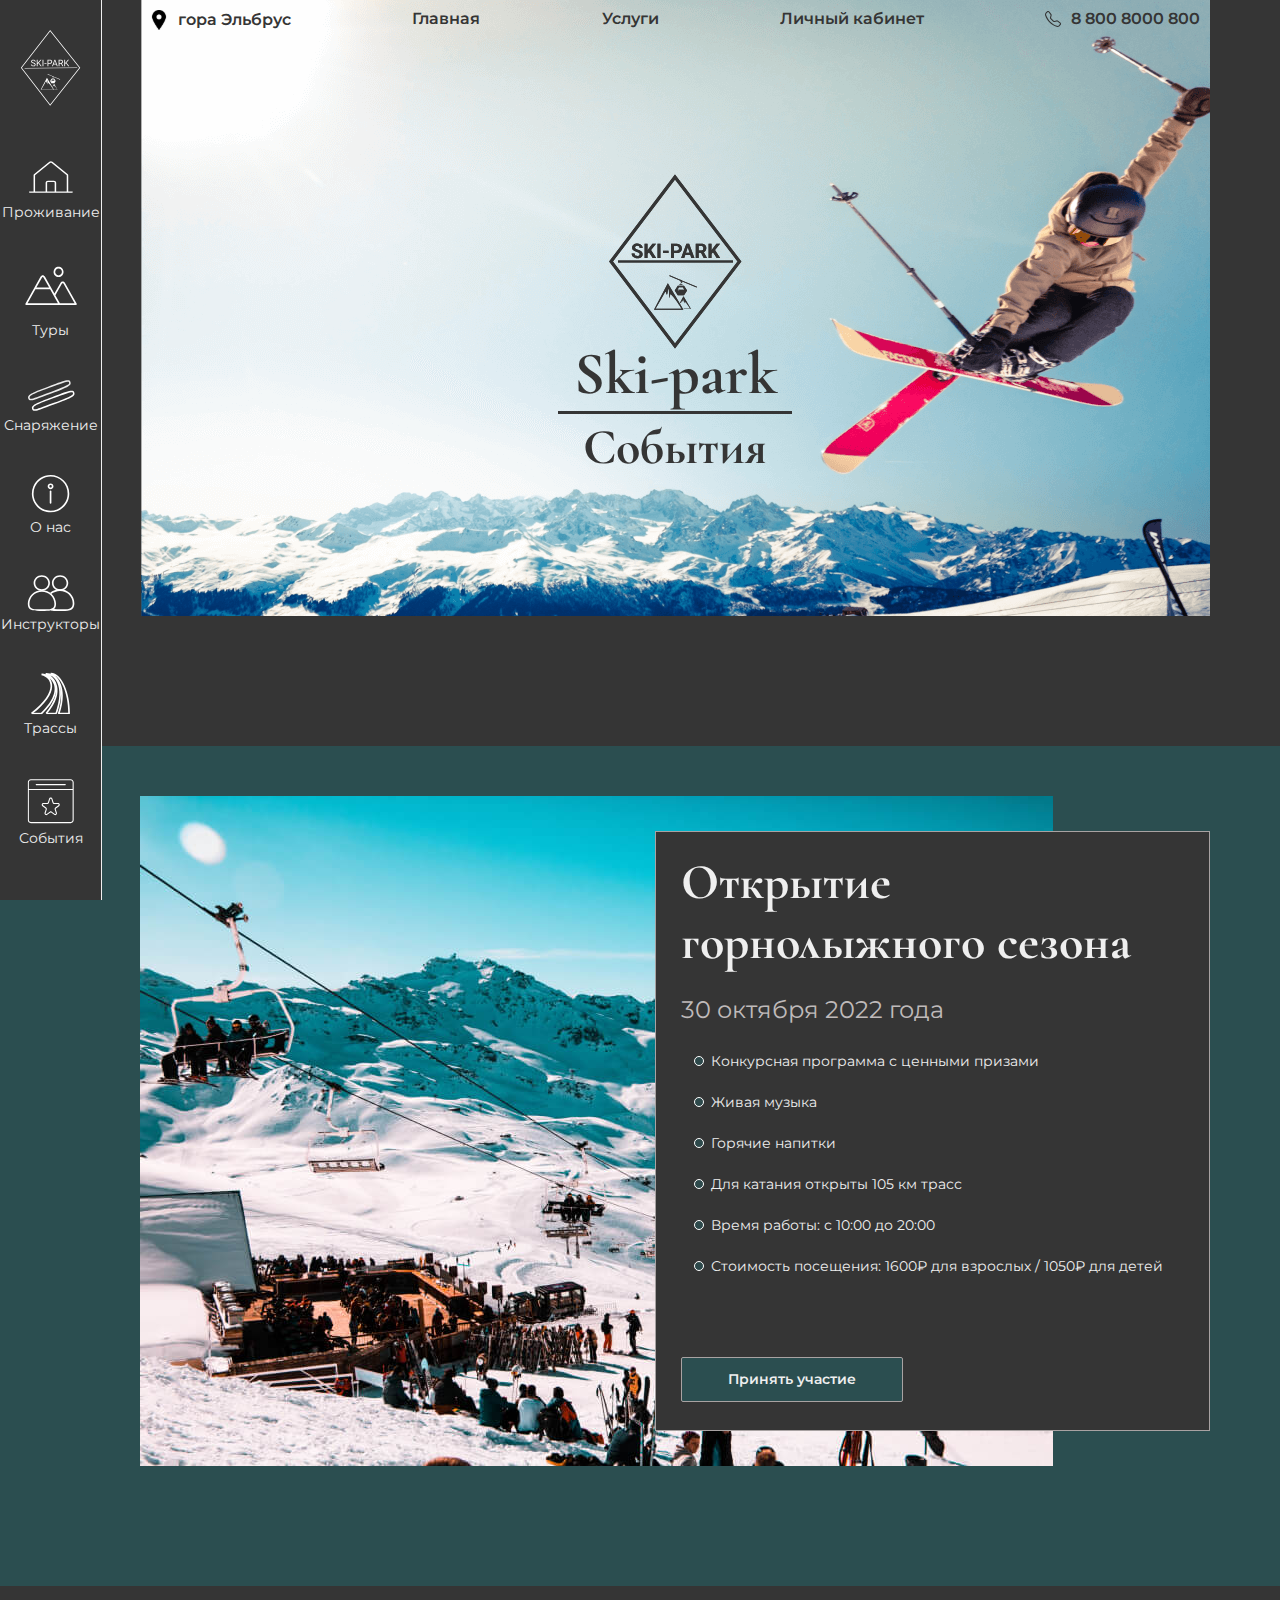
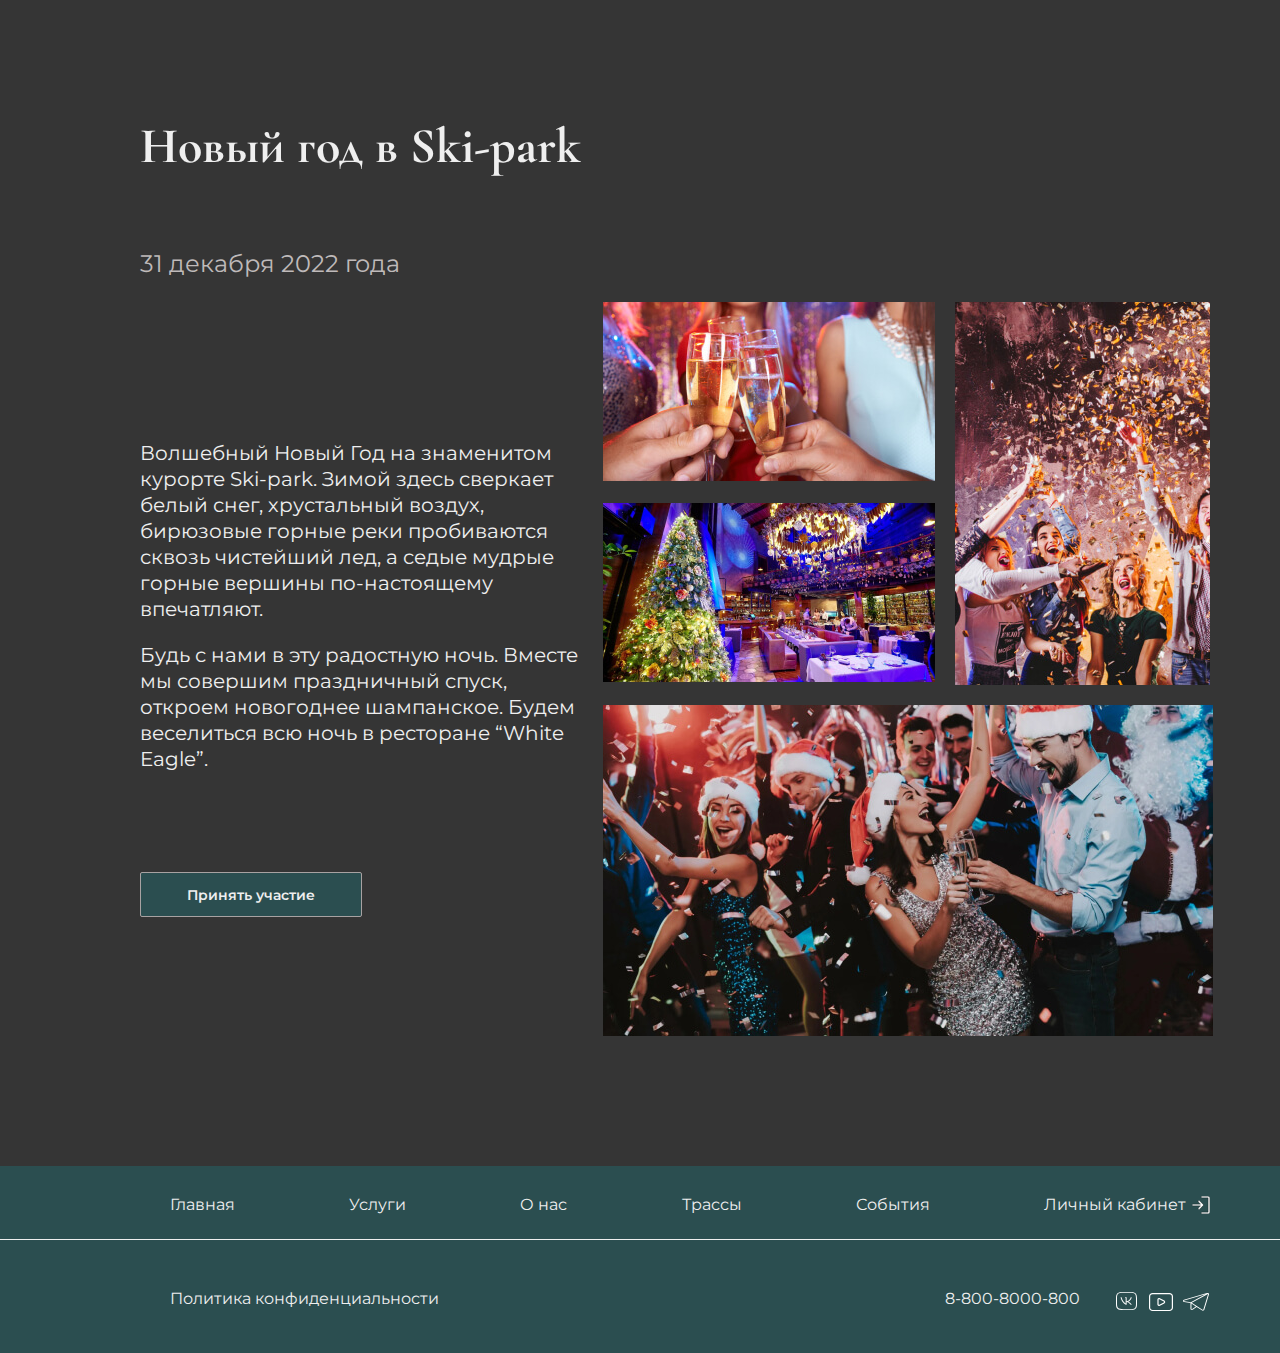
<file: pages/events.html>
<!DOCTYPE html>
<html lang="ru">
<head>
    <meta charset="UTF-8">
    <meta http-equiv="X-UA-Compatible" content="IE=edge">
    <meta name="viewport" content="width=device-width, initial-scale=1.0">
    <title>Ближайшие события</title>

    <!-- подключаем шрифты -->
    <link rel="preconnect" href="https://fonts.googleapis.com">
    <link rel="preconnect" href="https://fonts.gstatic.com" crossorigin>
    <link href="https://fonts.googleapis.com/css2?family=Cormorant+Garamond:wght@700&family=Montserrat:wght@300;400;500;600&display=swap" rel="stylesheet"> 

    <!-- подключаем стили: -->
    <link rel="stylesheet" href="../styles/normalize.css">
    <link rel="shortcut icon" href="../images/icons/favicon.ico" type="image/x-icon">
    <link rel="stylesheet" href="../styles/hamburgers.css">
    <link rel="stylesheet" href="../styles/style.css">
    <link rel="stylesheet" href="../styles/media.css">
</head>

<body>
    <nav class="sidebar">
        <ul class="sidebar__column flex" id="sidebar">
            <li class="sidebar__item sidebar__item--first">
                <a href="../index.html">
                    <svg width="61" height="96" viewBox="0 0 66 83" fill="none" xmlns="http://www.w3.org/2000/svg">
                        <path fill-rule="evenodd" clip-rule="evenodd" d="M32.6309 0.315918L65.1855 41.3263L32.6309 82.3366L0.921875 41.3263L32.6309 0.315918ZM32.6395 1.66443L1.97315 41.3263L32.6395 80.9881L64.1237 41.3263L32.6395 1.66443Z" fill="white"/>
                        <g clip-path="url(#clip0_845_75)">
                        <path d="M35.2461 61.5418L35.4533 61.8983L35.8363 61.2325C35.8363 61.2325 36.457 59.8588 36.4931 60.7503C36.6979 61.5776 36.804 60.7032 36.804 60.7032C36.8383 60.6051 37.0649 58.5521 37.1641 60.8408C37.2635 63.128 37.3952 60.9358 37.4701 60.9945C38.6155 61.8948 40.1439 64.4683 40.1439 64.4683H36.9478L37.0667 64.6726H40.5176L36.8767 58.4116L35.2461 61.5418Z" fill="white"/>
                        <path d="M34.4664 61.0894L34.1669 60.5742L29.1502 51.9521L22.3008 65.1028H31.8081H36.8003L36.628 64.8064L34.4664 61.0894ZM32.4015 64.6725H32.0327H23.0515L26.9647 57.8784C26.9647 57.8784 28.2706 54.9927 28.3437 56.8643C28.7749 58.6017 28.9984 56.7653 28.9984 56.7653C29.0702 56.5604 29.545 52.2467 29.755 57.0532C29.9654 61.8601 30.2395 57.2528 30.3976 57.3767C31.4889 58.2361 32.7463 59.8182 33.7944 61.2896C33.8977 61.4358 34.0002 61.5807 34.1001 61.724C35.207 63.3155 36.0132 64.6725 36.0132 64.6725H32.4015Z" fill="white"/>
                        <path d="M32.5586 55.6007L34.0853 57.9988H37.1383L38.6653 55.6007L37.1383 53.2026H34.0853L32.5586 55.6007ZM34.8231 55.8208H34.0208V55.601H34.8231V55.8208ZM36.5813 53.9699L37.3098 55.2499H33.9141L34.6422 53.9699H36.5813Z" fill="white"/>
                        <path d="M36.3753 52.4126H34.8438V52.819H36.3753V52.4126Z" fill="white"/>
                        <path d="M36.0619 50.6158L36.0945 50.5514L35.0062 50.1044L34.9795 50.1572L30.0436 48.0693L29.8516 48.4428L34.7924 50.5328L34.7893 50.5382L35.0184 50.6321L34.9934 50.6884L35.8865 51.4988L35.3431 51.9913L35.5691 52.196L36.3378 51.4988L35.6918 50.9132L43.3747 54.1631L43.5664 53.7897L36.0619 50.6158Z" fill="white"/>
                        </g>
                        <path fill-rule="evenodd" clip-rule="evenodd" d="M61.8697 41.5019L4.99258 41.9965L4.98828 41.502L61.8654 41.0074L61.8697 41.5019Z" fill="white"/>
                        <path d="M15.9856 37.8437C15.9856 37.6795 15.9598 37.5346 15.9083 37.409C15.86 37.2803 15.773 37.1643 15.6475 37.0613C15.5251 36.9583 15.3544 36.86 15.1355 36.7667C14.9198 36.6733 14.6461 36.5783 14.3144 36.4817C13.9666 36.3787 13.6527 36.2644 13.3726 36.1388C13.0924 36.01 12.8525 35.8635 12.6529 35.6993C12.4533 35.535 12.3003 35.3467 12.1941 35.1342C12.0878 34.9216 12.0347 34.6785 12.0347 34.4048C12.0347 34.1311 12.091 33.8784 12.2037 33.6465C12.3164 33.4147 12.4774 33.2135 12.6867 33.0428C12.8992 32.8689 13.152 32.7337 13.445 32.6371C13.738 32.5405 14.0649 32.4922 14.4255 32.4922C14.9536 32.4922 15.4011 32.5936 15.7682 32.7965C16.1385 32.9961 16.4202 33.2585 16.6134 33.5837C16.8066 33.9057 16.9032 34.2503 16.9032 34.6174H15.9759C15.9759 34.3533 15.9195 34.1199 15.8068 33.917C15.6941 33.7109 15.5235 33.5499 15.2949 33.434C15.0663 33.3149 14.7765 33.2553 14.4255 33.2553C14.0938 33.2553 13.8201 33.3052 13.6044 33.405C13.3887 33.5049 13.2277 33.6401 13.1214 33.8108C13.0184 33.9814 12.9669 34.1762 12.9669 34.3952C12.9669 34.5433 12.9974 34.6785 13.0586 34.8009C13.123 34.92 13.2212 35.0311 13.3532 35.1342C13.4885 35.2372 13.6591 35.3322 13.8652 35.4191C14.0745 35.5061 14.3241 35.5898 14.6139 35.6703C15.0131 35.783 15.3577 35.9086 15.6475 36.047C15.9373 36.1855 16.1755 36.3416 16.3623 36.5155C16.5523 36.6862 16.6923 36.881 16.7825 37.0999C16.8759 37.3157 16.9226 37.5604 16.9226 37.8341C16.9226 38.1207 16.8646 38.3799 16.7487 38.6117C16.6328 38.8435 16.4669 39.0416 16.2512 39.2058C16.0355 39.37 15.7763 39.4972 15.4736 39.5873C15.1741 39.6743 14.8393 39.7178 14.469 39.7178C14.1437 39.7178 13.8234 39.6727 13.5078 39.5825C13.1955 39.4924 12.9105 39.3571 12.6529 39.1768C12.3985 38.9965 12.1941 38.7743 12.0395 38.5103C11.8882 38.243 11.8125 37.9339 11.8125 37.5829H12.7398C12.7398 37.8244 12.7865 38.0321 12.8799 38.206C12.9733 38.3766 13.1005 38.5183 13.2615 38.631C13.4257 38.7437 13.6108 38.8274 13.8169 38.8822C14.0262 38.9337 14.2436 38.9595 14.469 38.9595C14.7942 38.9595 15.0695 38.9144 15.2949 38.8242C15.5203 38.7341 15.6909 38.6053 15.8068 38.4378C15.926 38.2704 15.9856 38.0724 15.9856 37.8437Z" fill="#FFFEFE"/>
                        <path d="M19.0429 32.5888V39.6212H18.1107V32.5888H19.0429ZM23.2884 32.5888L20.3663 35.8683L18.7241 37.5733L18.5696 36.5783L19.806 35.2163L22.1679 32.5888H23.2884ZM22.39 39.6212L19.7867 36.1919L20.3421 35.4529L23.5009 39.6212H22.39Z" fill="#FFFEFE"/>
                        <path d="M25.3218 32.5888V39.6212H24.3896V32.5888H25.3218Z" fill="#FFFEFE"/>
                        <path d="M28.7414 36.2644V36.9985H26.3844V36.2644H28.7414Z" fill="#FFFEFE"/>
                        <path d="M32.3445 36.8633H30.4657V36.105H32.3445C32.7084 36.105 33.003 36.047 33.2284 35.9311C33.4538 35.8152 33.618 35.6542 33.721 35.4481C33.8273 35.242 33.8804 35.007 33.8804 34.7429C33.8804 34.5014 33.8273 34.2744 33.721 34.0619C33.618 33.8494 33.4538 33.6787 33.2284 33.5499C33.003 33.4179 32.7084 33.3519 32.3445 33.3519H30.683V39.6212H29.7508V32.5888H32.3445C32.8758 32.5888 33.325 32.6806 33.692 32.8641C34.0591 33.0476 34.3376 33.302 34.5276 33.6272C34.7176 33.9492 34.8126 34.3179 34.8126 34.7333C34.8126 35.1841 34.7176 35.5688 34.5276 35.8876C34.3376 36.2064 34.0591 36.4495 33.692 36.6169C33.325 36.7812 32.8758 36.8633 32.3445 36.8633Z" fill="#FFFEFE"/>
                        <path d="M37.9279 33.2118L35.5999 39.6212H34.6484L37.329 32.5888H37.9424L37.9279 33.2118ZM39.8792 39.6212L37.5463 33.2118L37.5318 32.5888H38.1452L40.8355 39.6212H39.8792ZM39.7584 37.0178V37.781H35.8076V37.0178H39.7584Z" fill="#FFFEFE"/>
                        <path d="M41.7773 32.5888H44.1054C44.6334 32.5888 45.0794 32.6693 45.4432 32.8303C45.8103 32.9913 46.0888 33.2296 46.2788 33.5451C46.472 33.8574 46.5686 34.2422 46.5686 34.6995C46.5686 35.0215 46.5026 35.3161 46.3706 35.5833C46.2418 35.8474 46.055 36.0728 45.8103 36.2595C45.5688 36.4431 45.279 36.5799 44.9409 36.6701L44.6801 36.7715H42.4922L42.4825 36.0132H44.1343C44.4692 36.0132 44.7477 35.9552 44.9699 35.8393C45.1921 35.7202 45.3595 35.5608 45.4722 35.3612C45.5849 35.1615 45.6413 34.941 45.6413 34.6995C45.6413 34.429 45.5881 34.1923 45.4819 33.9895C45.3756 33.7866 45.2082 33.6304 44.9796 33.521C44.7542 33.4083 44.4628 33.3519 44.1054 33.3519H42.7095V39.6212H41.7773V32.5888ZM45.8876 39.6212L44.1778 36.4334L45.1486 36.4286L46.8826 39.5632V39.6212H45.8876Z" fill="#FFFEFE"/>
                        <path d="M48.8049 32.5888V39.6212H47.8727V32.5888H48.8049ZM53.0504 32.5888L50.1283 35.8683L48.4861 37.5733L48.3315 36.5783L49.568 35.2163L51.9298 32.5888H53.0504ZM52.152 39.6212L49.5487 36.1919L50.1041 35.4529L53.2629 39.6212H52.152Z" fill="#FFFEFE"/>
                        <defs>
                        <clipPath id="clip0_845_75">
                        <rect width="21.2671" height="19.2888" fill="white" transform="translate(22.3008 46.9419)"/>
                        </clipPath>
                        </defs>
                    </svg>                                                  
                </a>
            </li>
            <li class="sidebar__item">
                    <a href="../pages/rent-house.html"> 
                        <svg class="sidebar__img" width="50" height="43" viewBox="0 0 50 43" fill="none" xmlns="http://www.w3.org/2000/svg">
                            <path d="M46.004 35.3813H42.2355V19.3927C42.2364 19.1179 42.1715 18.846 42.0449 18.5948C41.9182 18.3436 41.7328 18.1187 41.5007 17.9347L26.4266 5.87284C26.0098 5.53752 25.4653 5.35156 24.9004 5.35156C24.3354 5.35156 23.7909 5.53752 23.3741 5.87284L8.30005 17.9347C8.06791 18.1187 7.88248 18.3436 7.75586 18.5948C7.62924 18.846 7.56427 19.1179 7.56519 19.3927V35.3813H3.79667C3.59678 35.3813 3.40507 35.4511 3.26372 35.5754C3.12238 35.6997 3.04297 35.8683 3.04297 36.044C3.04297 36.2198 3.12238 36.3884 3.26372 36.5126C3.40507 36.6369 3.59678 36.7068 3.79667 36.7068H46.004C46.2039 36.7068 46.3956 36.6369 46.537 36.5126C46.6783 36.3884 46.7577 36.2198 46.7577 36.044C46.7577 35.8683 46.6783 35.6997 46.537 35.5754C46.3956 35.4511 46.2039 35.3813 46.004 35.3813ZM9.07259 19.3927C9.07277 19.302 9.09468 19.2123 9.13689 19.1295C9.17909 19.0467 9.24064 18.9727 9.31755 18.9122L24.3916 6.85038C24.5305 6.73861 24.712 6.67662 24.9004 6.67662C25.0887 6.67662 25.2702 6.73861 25.4091 6.85038L40.4832 18.9122C40.5601 18.9727 40.6216 19.0467 40.6638 19.1295C40.706 19.2123 40.7279 19.302 40.7281 19.3927V35.3813H30.1763V26.7657C30.1763 26.2384 29.9381 25.7327 29.514 25.3598C29.09 24.9869 28.5149 24.7775 27.9152 24.7775H21.8855C21.2859 24.7775 20.7107 24.9869 20.2867 25.3598C19.8627 25.7327 19.6244 26.2384 19.6244 26.7657V35.3813H9.07259V19.3927ZM28.6689 35.3813H21.1318V26.7657C21.1318 26.5899 21.2112 26.4213 21.3526 26.2971C21.4939 26.1728 21.6856 26.1029 21.8855 26.1029H27.9152C28.1151 26.1029 28.3068 26.1728 28.4481 26.2971C28.5895 26.4213 28.6689 26.5899 28.6689 26.7657V35.3813Z" fill="white"/>
                        </svg>                                                                                                                                                             
                    Проживание
                </a>
                
            </li>
            <li class="sidebar__item">
                <a href="../pages/tours.html">
                    <svg class="sidebar__img" width="54" height="57" viewBox="0 0 54 57" fill="none" xmlns="http://www.w3.org/2000/svg">
                        <path d="M34.5563 17.1232C35.5432 17.1232 36.508 16.8168 37.3286 16.2428C38.1492 15.6688 38.7888 14.8529 39.1665 13.8984C39.5441 12.9438 39.643 11.8934 39.4504 10.8801C39.2579 9.86675 38.7826 8.93593 38.0848 8.20535C37.3869 7.47477 36.4977 6.97724 35.5298 6.77567C34.5618 6.5741 33.5585 6.67756 32.6467 7.07294C31.7349 7.46833 30.9555 8.1379 30.4072 8.99697C29.8589 9.85604 29.5662 10.866 29.5662 11.8992C29.5717 13.2829 30.0992 14.6084 31.0338 15.5868C31.9685 16.5652 33.2345 17.1174 34.5563 17.1232ZM34.5563 8.41661C35.2142 8.41661 35.8574 8.62086 36.4045 9.00354C36.9515 9.38621 37.3779 9.93013 37.6297 10.5665C37.8815 11.2029 37.9474 11.9031 37.819 12.5787C37.6907 13.2542 37.3738 13.8748 36.9086 14.3618C36.4433 14.8489 35.8506 15.1806 35.2053 15.3149C34.56 15.4493 33.8911 15.3804 33.2832 15.1168C32.6753 14.8532 32.1558 14.4068 31.7902 13.8341C31.4247 13.2614 31.2296 12.588 31.2296 11.8992C31.2296 10.9756 31.5801 10.0898 32.2039 9.43665C32.8278 8.78353 33.674 8.41661 34.5563 8.41661V8.41661ZM52.7283 43.6782L40.8562 22.6954C40.6389 22.3022 40.3266 21.9758 39.9507 21.7488C39.5748 21.5219 39.1485 21.4024 38.7146 21.4024C38.2807 21.4024 37.8544 21.5219 37.4785 21.7488C37.1027 21.9758 36.7904 22.3022 36.5731 22.6954L30.4187 33.5568L20.896 16.6225C20.6787 16.2294 20.3665 15.9029 19.9906 15.676C19.6147 15.4491 19.1884 15.3296 18.7545 15.3296C18.3206 15.3296 17.8943 15.4491 17.5184 15.676C17.1425 15.9029 16.8303 16.2294 16.6129 16.6225L1.41413 43.6782C1.33365 43.8069 1.28908 43.9566 1.2854 44.1104C1.28173 44.2642 1.31911 44.4161 1.39334 44.5489C1.47003 44.6795 1.57688 44.7878 1.70404 44.8639C1.83121 44.94 1.97461 44.9813 2.12105 44.9842H52.0214C52.1678 44.9813 52.3112 44.94 52.4384 44.8639C52.5656 44.7878 52.6724 44.6795 52.7491 44.5489C52.8233 44.4161 52.8607 44.2642 52.857 44.1104C52.8534 43.9566 52.8088 43.8069 52.7283 43.6782ZM18.0476 17.515C18.1181 17.3836 18.2207 17.2742 18.345 17.1981C18.4692 17.122 18.6106 17.0819 18.7545 17.0819C18.8984 17.0819 19.0398 17.122 19.164 17.1981C19.2883 17.2742 19.3909 17.3836 19.4614 17.515L25.1376 27.5711H12.3714L18.0476 17.515ZM3.57648 43.2429L11.3942 29.3124H26.1148L33.9325 43.2429H3.57648ZM35.8662 43.2429L31.3751 35.2764L38.0077 23.5878C38.0782 23.4564 38.1809 23.3471 38.3051 23.271C38.4293 23.1949 38.5707 23.1548 38.7146 23.1548C38.8586 23.1548 38.9999 23.1949 39.1242 23.271C39.2484 23.3471 39.351 23.4564 39.4215 23.5878L50.566 43.2429H35.8662Z" fill="white"/>
                        </svg>                                                       
                    Туры
                </a>
            </li>
            <li class="sidebar__item">
                <a href="../pages/rent-equipment.html">
                    <svg class="sidebar__img" width="50" height="34" viewBox="0 0 50 34" fill="none" xmlns="http://www.w3.org/2000/svg">
                        <path fill-rule="evenodd" clip-rule="evenodd" d="M46.9363 15.989C47.0347 15.749 47.0607 15.4253 46.7888 14.6784C46.7573 14.5918 46.7272 14.559 46.6503 14.518C46.5327 14.4554 46.2779 14.3734 45.7968 14.3628C44.8142 14.341 43.3613 14.6199 41.415 15.1959C38.8394 15.9583 35.7163 17.1376 32.1622 18.4797C30.3602 19.1602 28.4473 19.8825 26.4388 20.6135C17.4567 23.8828 12.3579 25.9518 9.65255 27.6044C8.29696 28.4325 7.75912 29.0315 7.55678 29.434C7.40658 29.7328 7.36788 30.0628 7.59819 30.6956C7.70945 31.0013 7.81091 31.1336 7.86889 31.1908C7.91125 31.2325 7.9741 31.2803 8.13309 31.3148C8.55582 31.4063 9.38423 31.3523 11.0128 30.8925C13.0512 30.317 15.8568 29.2637 19.84 27.7684C22.1282 26.9094 24.805 25.9044 27.9482 24.7604C37.4878 21.2883 42.5731 19.223 45.1335 17.6272C46.4121 16.8304 46.81 16.2973 46.9363 15.989ZM28.4612 26.17C47.4366 19.2635 49.482 17.692 48.1984 14.1654C47.1283 11.2254 40.5338 13.7152 31.5582 17.104C29.7672 17.7802 27.8814 18.4922 25.9258 19.204C8.04508 25.712 4.90507 27.682 6.18865 31.2086C7.24096 34.0999 10.092 33.0298 20.4686 29.135C22.7491 28.2791 25.393 27.2867 28.4612 26.17Z" fill="white"/>
                        <path fill-rule="evenodd" clip-rule="evenodd" d="M43.1121 5.48169C43.2104 5.24169 43.2365 4.91798 42.9646 4.17109C42.9331 4.08443 42.903 4.05163 42.8261 4.0107C42.7085 3.94811 42.4537 3.86612 41.9726 3.85546C40.9899 3.8337 39.537 4.11257 37.5908 4.68861C35.0152 5.45095 31.8921 6.63028 28.338 7.97236C26.536 8.65285 24.6231 9.37517 22.6146 10.1062C13.6324 13.3754 8.5337 15.4445 5.82833 17.0971C4.47274 17.9252 3.9349 18.5242 3.73257 18.9267C3.58236 19.2255 3.54366 19.5555 3.77397 20.1883C3.88523 20.494 3.9867 20.6263 4.04467 20.6834C4.08703 20.7252 4.14988 20.773 4.30887 20.8074C4.7316 20.899 5.56002 20.8449 7.18853 20.3852C9.22695 19.8097 12.0326 18.7564 16.0158 17.2611C18.304 16.402 20.9808 15.3971 24.124 14.2531C33.6636 10.781 38.7489 8.71571 41.3093 7.1199C42.5879 6.32303 42.9858 5.79002 43.1121 5.48169ZM24.637 15.6626C43.6124 8.75615 45.6577 7.18467 44.3742 3.65806C43.3041 0.718098 36.7096 3.2079 27.734 6.59667C25.943 7.27288 24.0572 7.98487 22.1016 8.69667C4.22086 15.2047 1.08085 17.1747 2.36443 20.7013C3.41674 23.5925 6.26775 22.5224 16.6444 18.6277C18.9249 17.7717 21.5688 16.7794 24.637 15.6626Z" fill="white" fill-opacity="0.9"/>
                    </svg>                                                                           
                    Снаряжение
                </a>
            </li>
            <li class="sidebar__item">
                <a href="../pages/about.html">
                    <svg class="sidebar__img" width="41" height="41" viewBox="0 0 41 41" fill="none" xmlns="http://www.w3.org/2000/svg">
                        <path fill-rule="evenodd" clip-rule="evenodd" d="M10.1797 5.08919C13.257 3.03302 16.8749 1.93555 20.5759 1.93555H20.5763C25.5384 1.93785 30.2966 3.91006 33.8053 7.41878C37.314 10.9275 39.2862 15.6857 39.2885 20.6478V20.6482C39.2885 24.3492 38.1911 27.9671 36.1349 31.0443C34.0787 34.1216 31.1562 36.5201 27.7369 37.9364C24.3176 39.3527 20.5552 39.7233 16.9253 39.0012C13.2954 38.2792 9.9611 36.497 7.34409 33.88C4.72708 31.263 2.94488 27.9287 2.22285 24.2988C1.50082 20.6689 1.87139 16.9064 3.2877 13.4872C4.70402 10.0679 7.10246 7.14536 10.1797 5.08919ZM20.5755 3.59889C17.2036 3.59897 13.9075 4.59889 11.1038 6.47221C8.3001 8.34561 6.11485 11.0083 4.82443 14.1237C3.53401 17.239 3.19638 20.6671 3.85423 23.9743C4.51208 27.2816 6.13587 30.3195 8.52025 32.7038C10.9046 35.0882 13.9425 36.712 17.2498 37.3699C20.557 38.0277 23.985 37.6901 27.1004 36.3997C30.2157 35.1092 32.8785 32.924 34.7519 30.1202C36.6252 27.3166 37.6251 24.0205 37.6252 20.6486M20.5759 3.59889C25.097 3.6011 29.4323 5.39806 32.6291 8.59494C35.826 11.7918 37.623 16.1271 37.6252 20.6482" fill="white"/>
                        <path fill-rule="evenodd" clip-rule="evenodd" d="M20.5749 12.0906C19.8859 12.0906 19.3274 12.6491 19.3274 13.3381C19.3274 14.0271 19.8859 14.5856 20.5749 14.5856C21.2639 14.5856 21.8224 14.0271 21.8224 13.3381C21.8224 12.6491 21.2639 12.0906 20.5749 12.0906ZM17.6641 13.3381C17.6641 11.7305 18.9673 10.4272 20.5749 10.4272C22.1825 10.4272 23.4858 11.7305 23.4858 13.3381C23.4858 14.9457 22.1825 16.249 20.5749 16.249C18.9673 16.249 17.6641 14.9457 17.6641 13.3381Z" fill="white"/>
                        <path fill-rule="evenodd" clip-rule="evenodd" d="M20.566 17.6045C21.0254 17.6045 21.3977 17.9768 21.3977 18.4362V30.038C21.3977 30.4973 21.0254 30.8697 20.566 30.8697C20.1067 30.8697 19.7344 30.4973 19.7344 30.038V18.4362C19.7344 17.9768 20.1067 17.6045 20.566 17.6045Z" fill="white"/>
                    </svg>
                    О нас
                </a>
            </li>
            <li class="sidebar__item">
                <a href="../pages/intructors.html">
                    <svg class="sidebar__img" width="48" height="36" viewBox="0 0 48 36" fill="none" xmlns="http://www.w3.org/2000/svg">
                        <path fill-rule="evenodd" clip-rule="evenodd" d="M33.0835 14.3C36.7325 14.3 39.5935 11.4547 39.5935 8.06251C39.5935 4.67031 36.7325 1.82497 33.0835 1.82497C29.4345 1.82497 26.5735 4.67031 26.5735 8.06251C26.5735 11.4547 29.4345 14.3 33.0835 14.3ZM33.0835 15.9634C37.5975 15.9634 41.2568 12.426 41.2568 8.06251C41.2568 3.69897 37.5975 0.161621 33.0835 0.161621C28.5695 0.161621 24.9102 3.69897 24.9102 8.06251C24.9102 12.426 28.5695 15.9634 33.0835 15.9634Z" fill="white"/>
                        <path fill-rule="evenodd" clip-rule="evenodd" d="M32.9018 15.9631C29.7417 15.9631 26.4303 17.2644 24.1918 19.1011L23.1367 17.8152C25.6538 15.7499 29.3333 14.2998 32.9018 14.2998C40.8633 14.2998 47.3669 20.5413 47.3669 28.3006C47.3669 30.2314 46.9617 31.7498 46.1432 32.9087C45.3208 34.0733 44.1479 34.7809 42.7948 35.2125C41.4549 35.6398 39.8981 35.8097 38.2431 35.8785C36.9833 35.9308 35.6238 35.9254 34.2249 35.9199C33.7871 35.9182 33.3455 35.9164 32.9018 35.9164C32.4573 35.9164 32.0145 35.9183 31.5747 35.9202C28.7498 35.9321 26.0547 35.9436 23.8957 35.4526L24.2645 33.8307C26.2219 34.2758 28.6949 34.2668 31.549 34.2563C31.9909 34.2547 32.442 34.2531 32.9018 34.2531C33.363 34.2531 33.8159 34.2548 34.2603 34.2566C35.6496 34.2621 36.9556 34.2672 38.174 34.2166C39.7812 34.1497 41.1622 33.9873 42.2894 33.6278C43.4035 33.2724 44.2271 32.7386 44.7845 31.9493C45.3459 31.1543 45.7036 30.0064 45.7036 28.3006C45.7036 21.5138 39.9994 15.9631 32.9018 15.9631Z" fill="white"/>
                        <path fill-rule="evenodd" clip-rule="evenodd" d="M14.7866 14.3C18.4356 14.3 21.2966 11.4547 21.2966 8.06251C21.2966 4.67031 18.4356 1.82497 14.7866 1.82497C11.1376 1.82497 8.27663 4.67031 8.27663 8.06251C8.27663 11.4547 11.1376 14.3 14.7866 14.3ZM14.7866 15.9634C19.3006 15.9634 22.9599 12.426 22.9599 8.06251C22.9599 3.69897 19.3006 0.161621 14.7866 0.161621C10.2726 0.161621 6.61328 3.69897 6.61328 8.06251C6.61328 12.426 10.2726 15.9634 14.7866 15.9634Z" fill="white"/>
                        <path fill-rule="evenodd" clip-rule="evenodd" d="M26.5979 32.1999C27.0578 31.5455 27.4065 30.5255 27.4065 28.8544C27.4065 22.2407 21.8684 16.7952 14.9314 16.7952C7.99444 16.7952 2.45631 22.2407 2.45631 28.8544C2.45631 30.5255 2.80503 31.5455 3.26491 32.1999C3.71637 32.8423 4.40261 33.3141 5.44165 33.6471C6.50735 33.9886 7.85405 34.1543 9.49749 34.2229C10.7409 34.2749 12.0695 34.2696 13.5052 34.264C13.9692 34.2622 14.4443 34.2603 14.9314 34.2603C15.4185 34.2603 15.8936 34.2622 16.3576 34.264C17.7933 34.2696 19.1218 34.2749 20.3653 34.2229C22.0087 34.1543 23.3554 33.9886 24.4211 33.6471C25.4602 33.3141 26.1464 32.8423 26.5979 32.1999ZM16.3218 35.9273C23.4776 35.9557 29.0698 35.9779 29.0698 28.8544C29.0698 21.2756 22.7398 15.1318 14.9314 15.1318C7.12296 15.1318 0.792969 21.2756 0.792969 28.8544C0.792969 35.9779 6.38517 35.9557 13.541 35.9273C13.9984 35.9255 14.4622 35.9236 14.9314 35.9236C15.4005 35.9236 15.8644 35.9255 16.3218 35.9273Z" fill="white"/>
                    </svg>                            
                    Инструкторы
                </a>
            </li>
            <li class="sidebar__item">
                <a href="../pages/slopes.html">
                    <svg class="sidebar__img" width="39" height="43" viewBox="0 0 39 43" fill="none" xmlns="http://www.w3.org/2000/svg">
                        <path fill-rule="evenodd" clip-rule="evenodd" d="M11.0131 42.0649H0.617188V40.8174H11.0131V42.0649Z" fill="white"/>
                        <path fill-rule="evenodd" clip-rule="evenodd" d="M25.566 42.0317H15.5859V40.7842H25.566V42.0317Z" fill="white"/>
                        <path fill-rule="evenodd" clip-rule="evenodd" d="M38.0384 42.065L27.2266 42.0317L27.2305 40.7842L38.0422 40.8175L38.0384 42.065Z" fill="white"/>
                        <path fill-rule="evenodd" clip-rule="evenodd" d="M24.503 12.0752C26.8027 19.2289 24.3279 29.4437 11.1728 42.041L10.0224 40.8396C22.9799 28.4315 24.9337 18.8497 22.9195 12.5843C22.0713 9.94589 20.504 7.82694 18.6566 6.27C20.3677 8.4452 21.3559 11.2778 21.1706 14.6867C20.7829 21.8163 15.2591 31.191 1.12563 42.0987L0.109375 40.7819C14.1296 29.9616 19.1624 20.9835 19.5097 14.5964C19.8506 8.32686 15.6738 4.28863 10.4235 3.16494L10.5503 1.52136C12.9848 1.38267 15.903 2.2754 18.4774 4.04462C21.0646 5.82272 23.3614 8.52396 24.503 12.0752Z" fill="white"/>
                        <path fill-rule="evenodd" clip-rule="evenodd" d="M27.9341 10.2496C30.8453 16.823 31.1707 27.0688 25.9349 41.737L24.3684 41.1778C29.5286 26.7213 29.0846 16.9548 26.4132 10.9232C24.7305 7.12382 22.1571 4.7767 19.4667 3.6223C22.3402 5.86327 24.9806 9.3333 26.059 13.9461C27.701 20.9691 25.6806 30.4318 15.804 41.9975L14.5392 40.9174C24.2069 29.5963 25.9204 20.6597 24.4394 14.3248C22.9496 7.95287 18.1854 4.00108 14.4844 2.7234L14.7085 1.10693C19.5091 0.833456 25.0135 3.65515 27.9341 10.2496Z" fill="white"/>
                        <path fill-rule="evenodd" clip-rule="evenodd" d="M19.3477 2.21848L19.7709 0.65625C22.7154 0.750532 25.4011 2.19093 27.7387 4.51911C30.0732 6.84426 32.1022 10.0928 33.7636 13.9222C37.0869 21.5824 39.0034 31.7167 38.8727 41.9007L37.2095 41.8793C37.3377 31.8927 35.4536 21.9969 32.2377 14.5842C30.6294 10.8771 28.7042 7.82839 26.5649 5.69763C25.8411 4.9768 25.0978 4.36541 24.3377 3.86905C26.4776 5.93648 28.5847 8.84265 30.0103 12.7912C32.4033 19.4193 32.8433 28.8925 28.4342 42.1194L26.8562 41.5934C31.1797 28.6231 30.6806 19.546 28.4458 13.356C26.2103 7.16436 22.2054 3.76925 19.3477 2.21848Z" fill="white"/>
                    </svg>                                        
                    Трассы
                </a>
            </li>
            <li class="sidebar__item">
                <a href="../pages/events.html">
                    <svg class="sidebar__img" width="48" height="48" viewBox="0 0 48 48" fill="none" xmlns="http://www.w3.org/2000/svg">
                        <g clip-path="url(#clip0_845_62)">
                        <path d="M43.643 2.20166H3.84364C2.16135 2.20166 0.792701 3.59123 0.792701 5.29847C0.791519 17.4974 0.790063 33.012 0.789062 43.0597C0.789062 44.7669 2.1578 46.1557 3.84 46.1557H43.6443C45.3266 46.1557 46.6952 44.7669 46.6952 43.0597C46.6951 40.4992 46.6939 9.14219 46.6938 5.29847C46.6939 3.59132 45.3252 2.20166 43.643 2.20166V2.20166ZM3.84364 3.30819H43.643C44.7258 3.30819 45.6069 4.20074 45.6069 5.29856V11.9122H1.87972V5.29856C1.87972 4.20074 2.7608 3.30819 3.84364 3.30819V3.30819ZM43.6444 45.0493H3.84009C2.75725 45.0493 1.87618 44.1568 1.87618 43.0597V13.0222H45.6083V43.0597C45.6083 44.1568 44.7272 45.0493 43.6444 45.0493V45.0493Z" fill="white"/>
                        <path d="M31.0223 25.8991H27.2205C26.9296 25.8991 26.6741 25.7104 26.5843 25.4288L25.4137 21.7549C25.1745 21.0043 24.5192 20.5195 23.7442 20.5195H23.7435C22.9692 20.5195 22.3139 21.0043 22.0746 21.7542L20.9006 25.4295C20.8107 25.7104 20.5552 25.8992 20.265 25.8992H16.4624C15.6875 25.8992 15.0321 26.384 14.7929 27.1339C14.553 27.8837 14.8035 28.6675 15.4305 29.1307L18.5077 31.4064C18.7419 31.58 18.8396 31.8862 18.7504 32.1671L17.5764 35.8424C17.3365 36.5922 17.587 37.3767 18.2133 37.84C18.5269 38.0719 18.8863 38.1879 19.2458 38.1879C19.6047 38.1879 19.9642 38.0719 20.2777 37.84L23.3513 35.5666C23.5884 35.3922 23.9047 35.3929 24.1376 35.5658L27.2056 37.8371C27.8326 38.301 28.643 38.3017 29.27 37.8378C29.897 37.3746 30.1475 36.5902 29.9077 35.8396L28.7349 32.1679C28.6451 31.8863 28.7428 31.5801 28.977 31.4065L32.0549 29.1308C32.6811 28.6676 32.931 27.8832 32.6918 27.1332C32.4519 26.3832 31.7972 25.8991 31.0223 25.8991V25.8991ZM31.4158 28.2359L28.3387 30.5116C27.7216 30.9676 27.4654 31.7708 27.7003 32.5092C27.701 32.5092 27.701 32.5092 27.701 32.5099L28.8745 36.1816C29.0132 36.6182 28.7238 36.8746 28.6317 36.9423C28.539 37.0107 28.2092 37.2118 27.8454 36.9423L24.7767 34.671C24.1603 34.2143 23.3294 34.2143 22.713 34.671L19.6387 36.9452C19.2728 37.2139 18.9451 37.0122 18.8524 36.9452C18.7604 36.8768 18.4703 36.6203 18.6096 36.1845L19.7844 32.5092C20.0194 31.7708 19.7632 30.9676 19.146 30.5116L16.0689 28.2359C15.7051 27.9665 15.7915 27.5862 15.8261 27.476C15.8615 27.3651 16.0115 27.0055 16.4623 27.0055H20.2649C21.0278 27.0055 21.698 26.5092 21.9337 25.7709L23.1078 22.0956C23.2473 21.6598 23.6294 21.6259 23.7434 21.6259H23.7441C23.8574 21.6259 24.2402 21.6598 24.3797 22.0962L25.5502 25.77C25.7859 26.5091 26.4567 27.0054 27.2204 27.0054H31.0222C31.4731 27.0054 31.6224 27.3649 31.6578 27.4752C31.6933 27.5855 31.7796 27.9665 31.4158 28.2359V28.2359Z" fill="white"/>
                        <path d="M9.20757 8.16503H38.2779C38.578 8.16503 38.8214 7.91726 38.8214 7.61181C38.8214 7.30636 38.578 7.05859 38.2779 7.05859H9.20757C8.90748 7.05859 8.66406 7.30636 8.66406 7.61181C8.66406 7.91726 8.90748 8.16503 9.20757 8.16503V8.16503Z" fill="white"/>
                        </g>
                        <defs>
                        <clipPath id="clip0_845_62">
                        <rect width="46.5736" height="47.4053" fill="none" transform="translate(0.457031 0.476074)"/>
                        </clipPath>
                        </defs>
                    </svg>                            
                    События
                </a>
            </li>
        </ul>
    </nav>

    <div class="container">
        <header class="section-margin page-header page-header--events-banner">
            <button class="page-header__toggle hamburger hamburger--collapse" type="button" onclick="this.classList.toggle('is-active')">
                <span class="hamburger-box">
                  <span class="hamburger-inner"></span>
                </span>
              </button>
            <nav class="page-header__col-menu">
                <ul class="page-header__col-list">
                    <li class="page-header__col-item"><a href="../index.html">Главная страница</a></li>
                    <li class="page-header__col-item"><a href="services.html">Услуги</a></li>
                    <li class="page-header__col-item"><a href="about.html">О нас</a></li>
                    <li class="page-header__col-item"><a href="rent-house.html">Проживание</a></li>
                    <li class="page-header__col-item"><a href="tours.html">Горнолыжные туры</a></li>
                    <li class="page-header__col-item"><a href="rent-equipment.html">Аренда снаряжения</a></li>
                    <li class="page-header__col-item"><a href="intructors.html">Занятия с инструкторами</a></li>
                    <li class="page-header__col-item"><a href="slopes.html">Трассы</a></li>
                    <li class="page-header__col-item"><a href="events.html">События</a></li>
                    <li class="page-header__col-item"><a href="#popup-invite">Личный кабинет</a></li>
                </ul>
                <a class="btn btn--primary page-header__btn" href="#popup">Заказать звонок</a>
            </nav>
            <nav class="page-header__nav">
                <ul class="main-menu flex-sb">
                    <li class="main-menu__item">
                        <a class="flex-ai-center" href="about.html#map">
                            <img src="../images/icons/header-map.svg" alt="">
                            гора Эльбрус
                        </a>
                    </li>
                    <li class="main-menu__item">
                        <a href="../index.html">Главная</a>
                    </li>
                    <li class="main-menu__item">
                        <a href="services.html">Услуги</a>
                    </li>
                    <li class="main-menu__item">
                        <a href="#popup-invite">Личный кабинет</a>
                    </li>
                    <li class="main-menu__item">
                        <a class="flex-ai-center" href="tel:+78008000800">
                            <img src="../images/icons/header-tel.svg" alt="">
                            8 800 8000 800
                        </a>
                    </li>
                </ul>
            </nav>
            <div class="page-header__main-content">
                <img class="page-header__logo" src="../images/logo-header.svg" alt="">
                <h1 class="title">Ski-park</h1>
                <h2 class="page-header__heading">События</h2>
            </div>
        </header>
    </div>

    <div class="page-events">
        <section class="event-start section-margin section-padding" id="event1">
            <div class="container adapted__container">
                <div class="event-start__content flex-ai-center">
                    <img class="event-start__img" src="../images/event-start.jpg" alt="">
                    <img class="event-start__adapted-img" src="../images/event-start-adapted.jpg" alt="">
                    <div class="event-start__block-content">
                        <h2 class="section-title">Открытие горнолыжного сезона</h2>
                        <p class="page-events__date">30 октября 2022 года</p>
                        <ul class="big-text event-start__list">
                            <li>Конкурсная программа с ценными призами</li>
                            <li>Живая музыка</li>
                            <li>Горячие напитки</li>
                            <li>Для катания открыты 105 км трасс</li>
                            <li>Время работы: с 10:00 до 20:00</li>
                            <li>Стоимость посещения: 1600₽ для взрослых / 1050₽ для детей</li>
                        </ul>
                        <a class="btn btn--primary event-start__btn" href="#popup">Принять участие</a>
                    </div> 
                </div>               
            </div>      
        </section>
        <section class="event-new-year section-margin" id="event2">
            <div class="container padding-left adapted__container">
                <h2 class="section-title">Новый год в Ski-park</h2>
                <p class="page-events__date">31 декабря 2022 года</p>
                <div class="event-new-year__content flex-sb flex-ai-center">
                    <div class="event-new-year__text">
                        <p class="big-text">Волшебный Новый Год на знаменитом курорте Ski-park. Зимой здесь сверкает
                            белый снег, хрустальный воздух, бирюзовые горные реки пробиваются сквозь
                            чистейший лед, а седые мудрые горные вершины по-настоящему впечатляют.
                        </p>
                        <p class="big-text">Будь с нами в эту радостную ночь. Вместе мы совершим праздничный спуск,
                            откроем новогоднее шампанское. Будем веселиться всю ночь в ресторане “White Eagle”.
                        </p>
                        <a class="btn btn--primary event-new-year__btn" href="#popup">Принять участие</a>
                    </div>
                    <div class="event-new-year__gallery">
                        <img class="event-new-year__item" src="../images/event-new-year1.jpg" alt="">
                        <img class="event-new-year__item event-new-year__item--big" src="../images/event-new-year2.jpg" alt="">
                        <img class="event-new-year__item" src="../images/event-new-year3.jpg" alt="">
                        <img class="event-new-year__item event-new-year__item--huge" src="../images/event-new-year4.jpg" alt="">
                    </div>                       
                </div>            
            </div>      
        </section>
    </div>


    <!--  Модальное окно -->
    
    <div id="popup" class="feedback-form-modal">
        <a href="#sidebar" class="feedback-form-modal__area"></a>
        <div class="feedback-form-modal__body">
            <div class="feedback-form-modal__content">
                <a href="#sidebar" class="feedback-form-modal__close"><img src="../images/icons/close-icon.svg" alt=""></a>
                <form class="feedback-form feedback-form-modal__header" action="#popup-submit">
                    <h3 class="feedback-form__title ">Мы перезвоним Вам в течении нескольких минут</h3>
                    <div class="feedback-form__input">
                        <input class="feedback-form__item " type="text" placeholder="Имя, Фамилия" required>     
                    </div> 
                    <div class="feedback-form__opposite flex-sb">
                        <div class="feedback-form__input">     
                            <input class="feedback-form__item feedback-form__item--mod-size" type="email" placeholder="Электронная почта" required>
                        </div> 
                        <div class="feedback-form__input">
                            <input class="feedback-form__item feedback-form__item--mod-size" type="tel" placeholder="Телефон" required>
                        </div>
                    </div>
                    <div class="feedback-form__input">                
                        <textarea class="feedback-form__item feedback-form__item--textarea medium-text" name="" placeholder="Введите сообщение" required></textarea>
                    </div>
                    <div class="feedback-form__row-submit flex-sb flex-ai-center">
                        <button class="btn btn--secondary feedback-form__btn">Заказать звонок</button>
                        <label class="feedback-form__terms flex checkbox">
                            <input class="checkbox__input" type="checkbox" checked>
                            <p class="checkbox__text">Согласие на обработку персональных данных</p>           
                        </label>                           
                    </div>
                    
                </form>
            </div>
        </div>
    </div>


    <div id="popup-submit" class="feedback-form-modal feedback-form-modal--submit">
        <a href="#sidebar" class="feedback-form-modal__area"></a>
        <div class="feedback-form-modal__body">
            <div class="feedback-form-modal__content-sub">
                <a href="#sidebar" class="feedback-form-modal__close"><img src="../images/icons/close-icon.svg" alt=""></a>
                <form class="feedback-form feedback-form-modal__header" action="#sidebar">
                    <h3 class="feedback-form__title">Ваша заявка успешно отправлена. <br> Наш менеджер свяжется с Вами в ближайшее время.</h3>               
                    <div class="feedback-form__row-submit">
                        <button class="btn btn--secondary feedback-form__btn">Закрыть</button>
                    </div>                
                </form>
            </div>
        </div>
    </div>
    
    <div id="popup-invite" class="feedback-form-modal">
        <a href="#sidebar" class="feedback-form-modal__area"></a>
        <div class="feedback-form-modal__body">
            <div class="feedback-form-modal__content">
                <a href="#sidebar" class="feedback-form-modal__close"><img src="../images/icons/close-icon.svg" alt=""></a>
                <form class="feedback-form feedback-form-modal__header" action="account.html">
                    <h3 class="feedback-form__title">Войти</h3>
                    <div class="feedback-form__input">
                        <input class="feedback-form__item " type="text" placeholder="email/логин" required>     
                    </div> 
                      <div class="feedback-form__input">
                        <input class="feedback-form__item " type="password" placeholder="Пароль" required>     
                    </div> 
                    <div class="feedback-form__row-submit flex-sb flex-ai-center">
                        <button class="btn btn--secondary feedback-form__btn">Войти</button>
                        <label class="feedback-form__terms flex checkbox">
                            <input class="checkbox__input" type="checkbox" required>
                            <p class="checkbox__text tiny-text--grey">Запомнить меня</p>           
                        </label>                           
                    </div>
                    <div class="popup-invite__link small-text--grey flex-sb">
                        <a class="small-text--grey" href="#popup-forget">Забыли пароль? </a>
                        <a class="small-text--grey" href="#popup-registration"> Регистрация</a>
                    </div>
                </form>
            </div>
        </div>
    </div>
    <div id="popup-registration" class="feedback-form-modal">
        <a href="#sidebar" class="feedback-form-modal__area"></a>
        <div class="feedback-form-modal__body">
            <div class="feedback-form-modal__content modal-registration">
                <a href="#sidebar" class="feedback-form-modal__close"><img src="../images/icons/close-icon.svg" alt=""></a>
                <form class="feedback-form feedback-form-modal__header" action="#popup-submit-reg">
                    <h3 class="feedback-form__title">Регистрация</h3>
                    <div class="feedback-form__input">
                        <input class="feedback-form__item " type="text" placeholder="email/логин" required>     
                    </div> 
                    <div class="feedback-form__input">
                        <input class="feedback-form__item " type="password" placeholder="Пароль" required>     
                    </div> 
                    <div class="feedback-form__input">
                        <input class="feedback-form__item " type="password" placeholder="Повторите пароль" required>     
                    </div> 
                    <div class="feedback-form__row-submit feedback-form__row-submit--reg flex-col">
                        <label class="feedback-form__terms flex checkbox">
                            <input class="checkbox__input" type="checkbox" required>
                            <p class="checkbox__text checkbox__text--reg tiny-text--grey">Даю согласие на обработку персональных даннных</p>           
                        </label>  
                        <button class="btn btn--primary feedback-form__btn feedback-form__btn--reg">Регистрация</button>                         
                    </div>
                </form>
            </div>
        </div>
    </div>
    <div id="popup-submit-reg" class="feedback-form-modal feedback-form-modal--submit">
        <a href="#sidebar" class="feedback-form-modal__area"></a>
        <div class="feedback-form-modal__body ">
            <div class="feedback-form-modal__content-sub thanks-for reg__window">
                <a href="#sidebar" class="feedback-form-modal__close"><img src="../images/icons/close-icon.svg" alt=""></a>
                <form class="feedback-form feedback-form-modal__header thanks-for" action="#sidebar">
                    <h3 class="feedback-form__title">Спасибо за регистрацию!</h3>               
                    <div class="feedback-form__row-submit thanks__button">
                        <button class="btn btn--secondary feedback-form__btn">Закрыть</button>
                    </div>                
                </form>
            </div>
        </div>
    </div>
    <div id="popup-forget" class="feedback-form-modal">
        <a href="#sidebar" class="feedback-form-modal__area"></a>
        <div class="feedback-form-modal__body">
            <div class="feedback-form-modal__content">
                <a href="#sidebar" class="feedback-form-modal__close"><img src="../images/icons/close-icon.svg" alt=""></a>
                <form class="feedback-form feedback-form-modal__header" action="#popup-submit-forget">
                    <h3 class="feedback-form__title">Восстановить пароль</h3>
                    <div class="feedback-form__input">
                        <input class="feedback-form__item" type="text" placeholder="email/телефон" required>
                    </div>
                    <div class="popup-forget__link feedback-form__row-submit flex-sb flex-ai-center">
                        <button class="btn btn--primary feedback-form__btn">Восстановить</button>                         
                    </div>
                </form>
            </div>
        </div>
    </div>
    <div id="popup-submit-forget" class="feedback-form-modal feedback-form-modal--submit">
        <a href="#sidebar" class="feedback-form-modal__area"></a>
        <div class="feedback-form-modal__body">
            <div class="feedback-form-modal__content-sub">
                <a href="#sidebar" class="feedback-form-modal__close"><img src="../images/icons/close-icon.svg" alt=""></a>
                <form class="feedback-form feedback-form-modal__header" action="#sidebar">
                    <h3 class="feedback-form__title">Инструкция по восстановлению пароля отправлена на Ваш email, указанный при регистрации</h3>               
                    <div class="feedback-form__row-submit">
                        <button class="btn btn--secondary feedback-form__btn">Закрыть</button>
                    </div>                
                </form>
            </div>
        </div>
    </div>

    <footer class="page-footer">
        <div class="container adapted__container">
            <nav class="page-footer__nav padding-left">
                <ul class="page-footer__main flex-sb">
                    <li><a href="../index.html">Главная</a></li>
                    <li><a href="services.html">Услуги</a></li>
                    <li><a href="about.html">О нас</a></li>
                    <li><a href="slopes.html">Трассы</a></li>
                    <li><a href="events.html">События</a></li>
                    <li class="page-footer__lk ">
                        <a class="flex-ai-center" href="#popup-invite">
                            Личный кабинет
                            <img src="../images/icons/footer-lk.svg" alt="">
                        </a>
                    </li>
                </ul>
            </nav>
            <div class="page-footer__mobile flex-sb ">
                    <a href="tel:+78008000800">8 800 8000 800</a>
                    <a href="#popup-invite"><img src="../images/icons/footer-lk.svg" alt=""></a>
            </div>
        </div>
        <div class="page-footer-line">
            <div class="container adapted__container">
                <div class="page-footer__bottom padding-left flex-sb">
                    <a href="privacy-policy.html">Политика конфиденциальности</a>
                    <div class="flex">
                        <a href="tel:+78008000800">8-800-8000-800</a>
                        <div class="page-footer_social">
                            <ul class="social-list flex">
                                <li class="social-list__item">
                                    <a href="">
                                        <img src="../images/icons/footer-vk.svg" alt="">
                                    </a>
                                </li>
                                <li class="social-list__item">
                                    <a href="">
                                        <img src="../images/icons/footer-youtube.svg" alt="">
                                    </a>
                                </li>
                                <li class="social-list__item">
                                    <a href="">
                                        <img src="../images/icons/footer-telegram.svg" alt="">
                                    </a>
                                </li>
                            </ul>
                        </div>
                    </div>
                </div>
            </div> 
        </div>
        <div class="container adapted__container">
            <div class="page-footer__bottom-mobile flex-sb">
                <a href="privacy-policy.html">Политика <br> конфиденциальности</a>
                <div class="flex-sb page-footer__sotial-media">
                    <a href="https://vk.com" >
                        <img src="../images/icons/footer-vk.svg" alt="">
                    </a>
                    <a href="https://www.youtube.com">
                        <img src="../images/icons/footer-youtube.svg" alt="">
                    </a>
                    <a href="https://web.telegram.org">
                        <img src="../images/icons/footer-telegram.svg" alt="">
                    </a>
                </div>
            </div>
        </div>
    </footer>
</body>
</html>
</file>
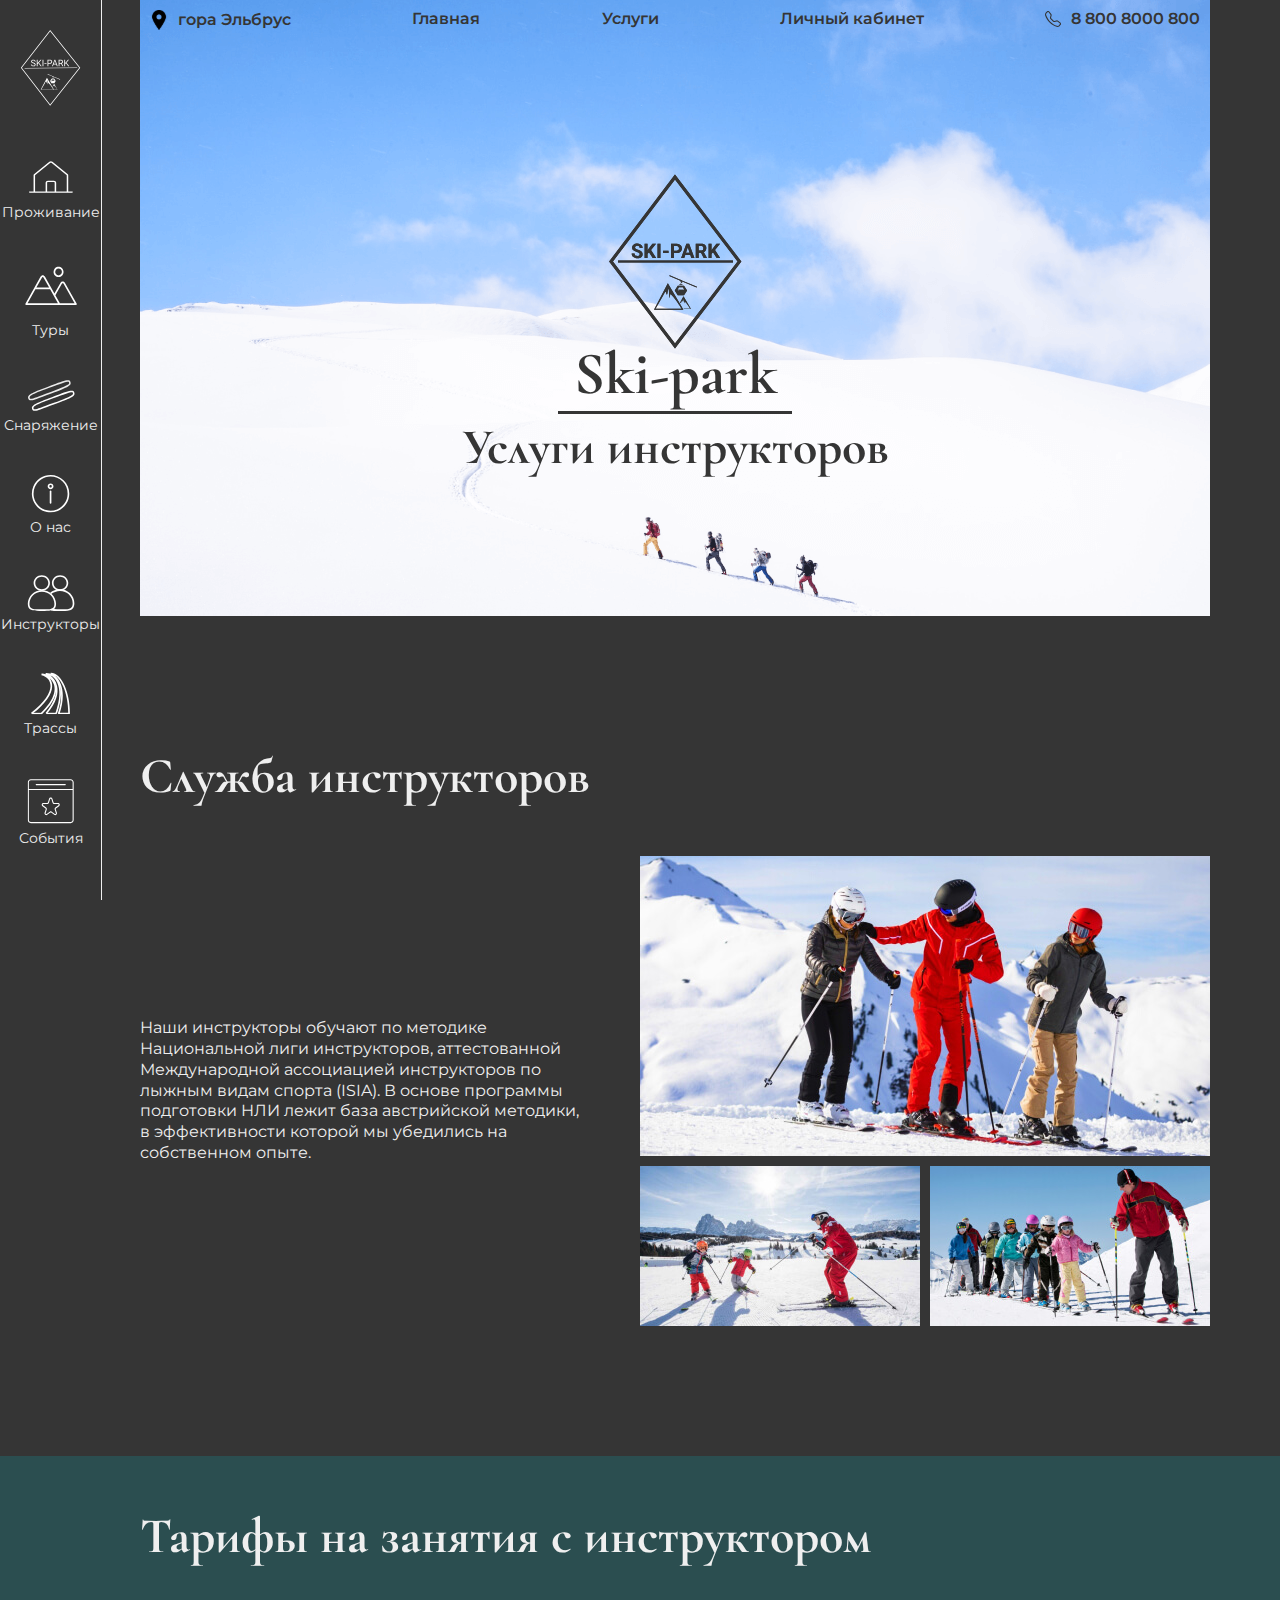
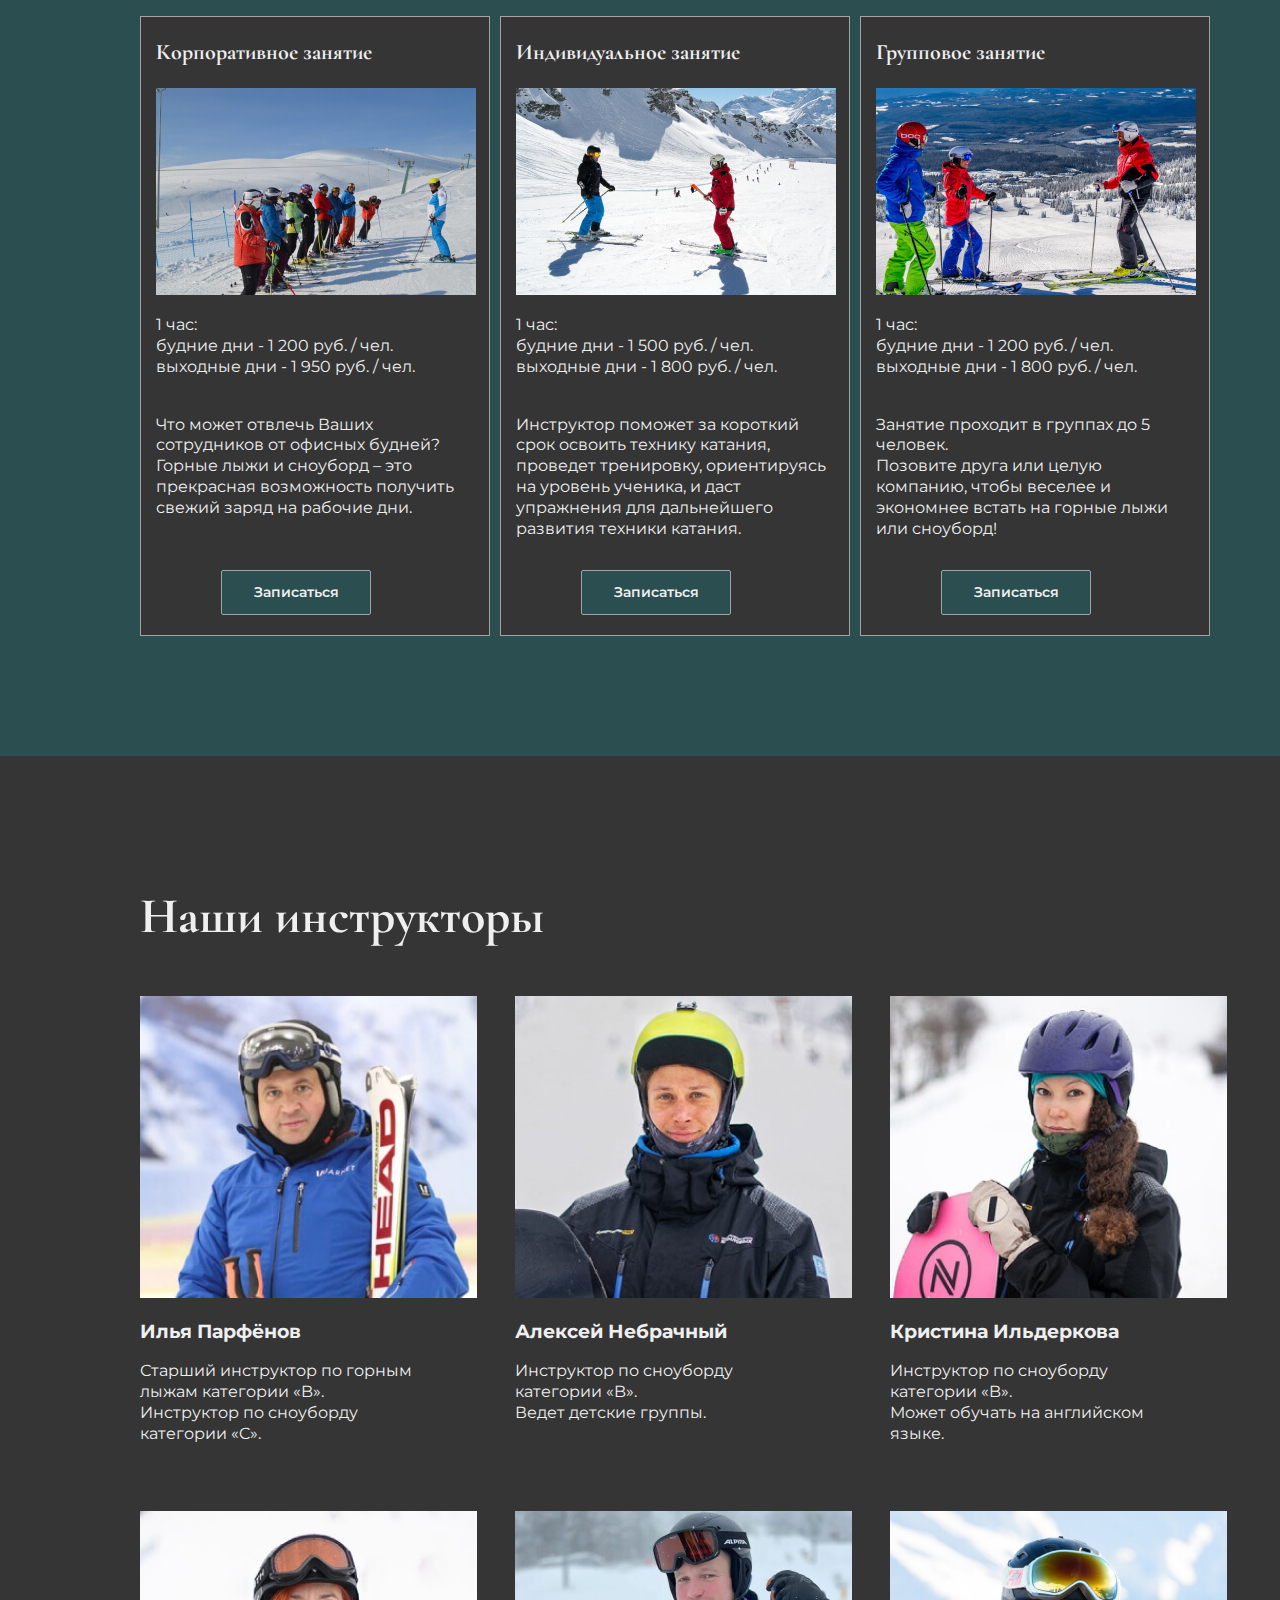
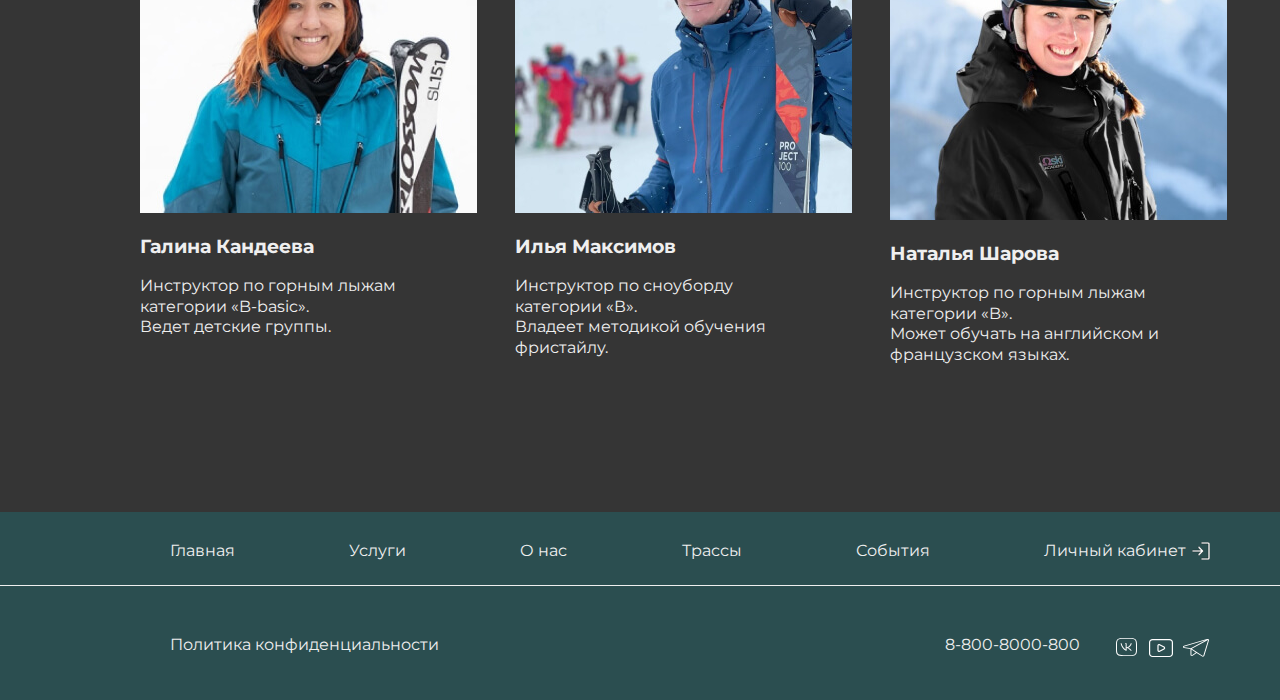
<file: pages/intructors.html>
<!DOCTYPE html>
<html lang="ru">
<head>
    <meta charset="UTF-8">
    <meta http-equiv="X-UA-Compatible" content="IE=edge">
    <meta name="viewport" content="width=device-width, initial-scale=1.0">
    <title>Инструкторы</title>

    <!-- подключаем шрифты -->
    <link rel="preconnect" href="https://fonts.googleapis.com">
    <link rel="preconnect" href="https://fonts.gstatic.com" crossorigin>
    <link href="https://fonts.googleapis.com/css2?family=Cormorant+Garamond:wght@700&family=Montserrat:wght@300;400;500;600&display=swap" rel="stylesheet"> 

    <!-- подключаем стили: -->
    <link rel="stylesheet" href="../styles/normalize.css">
    <link rel="shortcut icon" href="../images/icons/favicon.ico" type="image/x-icon">
    <link rel="stylesheet" href="../styles/hamburgers.css">
    <link rel="stylesheet" href="../styles/style.css">
    <link rel="stylesheet" href="../styles/media.css">
</head>

<body>
    <nav class="sidebar">
        <ul class="sidebar__column flex" id="sidebar">
            <li class="sidebar__item sidebar__item--first">
                <a href="../index.html">
                    <svg width="61" height="96" viewBox="0 0 66 83" fill="none" xmlns="http://www.w3.org/2000/svg">
                        <path fill-rule="evenodd" clip-rule="evenodd" d="M32.6309 0.315918L65.1855 41.3263L32.6309 82.3366L0.921875 41.3263L32.6309 0.315918ZM32.6395 1.66443L1.97315 41.3263L32.6395 80.9881L64.1237 41.3263L32.6395 1.66443Z" fill="white"/>
                        <g clip-path="url(#clip0_845_75)">
                        <path d="M35.2461 61.5418L35.4533 61.8983L35.8363 61.2325C35.8363 61.2325 36.457 59.8588 36.4931 60.7503C36.6979 61.5776 36.804 60.7032 36.804 60.7032C36.8383 60.6051 37.0649 58.5521 37.1641 60.8408C37.2635 63.128 37.3952 60.9358 37.4701 60.9945C38.6155 61.8948 40.1439 64.4683 40.1439 64.4683H36.9478L37.0667 64.6726H40.5176L36.8767 58.4116L35.2461 61.5418Z" fill="white"/>
                        <path d="M34.4664 61.0894L34.1669 60.5742L29.1502 51.9521L22.3008 65.1028H31.8081H36.8003L36.628 64.8064L34.4664 61.0894ZM32.4015 64.6725H32.0327H23.0515L26.9647 57.8784C26.9647 57.8784 28.2706 54.9927 28.3437 56.8643C28.7749 58.6017 28.9984 56.7653 28.9984 56.7653C29.0702 56.5604 29.545 52.2467 29.755 57.0532C29.9654 61.8601 30.2395 57.2528 30.3976 57.3767C31.4889 58.2361 32.7463 59.8182 33.7944 61.2896C33.8977 61.4358 34.0002 61.5807 34.1001 61.724C35.207 63.3155 36.0132 64.6725 36.0132 64.6725H32.4015Z" fill="white"/>
                        <path d="M32.5586 55.6007L34.0853 57.9988H37.1383L38.6653 55.6007L37.1383 53.2026H34.0853L32.5586 55.6007ZM34.8231 55.8208H34.0208V55.601H34.8231V55.8208ZM36.5813 53.9699L37.3098 55.2499H33.9141L34.6422 53.9699H36.5813Z" fill="white"/>
                        <path d="M36.3753 52.4126H34.8438V52.819H36.3753V52.4126Z" fill="white"/>
                        <path d="M36.0619 50.6158L36.0945 50.5514L35.0062 50.1044L34.9795 50.1572L30.0436 48.0693L29.8516 48.4428L34.7924 50.5328L34.7893 50.5382L35.0184 50.6321L34.9934 50.6884L35.8865 51.4988L35.3431 51.9913L35.5691 52.196L36.3378 51.4988L35.6918 50.9132L43.3747 54.1631L43.5664 53.7897L36.0619 50.6158Z" fill="white"/>
                        </g>
                        <path fill-rule="evenodd" clip-rule="evenodd" d="M61.8697 41.5019L4.99258 41.9965L4.98828 41.502L61.8654 41.0074L61.8697 41.5019Z" fill="white"/>
                        <path d="M15.9856 37.8437C15.9856 37.6795 15.9598 37.5346 15.9083 37.409C15.86 37.2803 15.773 37.1643 15.6475 37.0613C15.5251 36.9583 15.3544 36.86 15.1355 36.7667C14.9198 36.6733 14.6461 36.5783 14.3144 36.4817C13.9666 36.3787 13.6527 36.2644 13.3726 36.1388C13.0924 36.01 12.8525 35.8635 12.6529 35.6993C12.4533 35.535 12.3003 35.3467 12.1941 35.1342C12.0878 34.9216 12.0347 34.6785 12.0347 34.4048C12.0347 34.1311 12.091 33.8784 12.2037 33.6465C12.3164 33.4147 12.4774 33.2135 12.6867 33.0428C12.8992 32.8689 13.152 32.7337 13.445 32.6371C13.738 32.5405 14.0649 32.4922 14.4255 32.4922C14.9536 32.4922 15.4011 32.5936 15.7682 32.7965C16.1385 32.9961 16.4202 33.2585 16.6134 33.5837C16.8066 33.9057 16.9032 34.2503 16.9032 34.6174H15.9759C15.9759 34.3533 15.9195 34.1199 15.8068 33.917C15.6941 33.7109 15.5235 33.5499 15.2949 33.434C15.0663 33.3149 14.7765 33.2553 14.4255 33.2553C14.0938 33.2553 13.8201 33.3052 13.6044 33.405C13.3887 33.5049 13.2277 33.6401 13.1214 33.8108C13.0184 33.9814 12.9669 34.1762 12.9669 34.3952C12.9669 34.5433 12.9974 34.6785 13.0586 34.8009C13.123 34.92 13.2212 35.0311 13.3532 35.1342C13.4885 35.2372 13.6591 35.3322 13.8652 35.4191C14.0745 35.5061 14.3241 35.5898 14.6139 35.6703C15.0131 35.783 15.3577 35.9086 15.6475 36.047C15.9373 36.1855 16.1755 36.3416 16.3623 36.5155C16.5523 36.6862 16.6923 36.881 16.7825 37.0999C16.8759 37.3157 16.9226 37.5604 16.9226 37.8341C16.9226 38.1207 16.8646 38.3799 16.7487 38.6117C16.6328 38.8435 16.4669 39.0416 16.2512 39.2058C16.0355 39.37 15.7763 39.4972 15.4736 39.5873C15.1741 39.6743 14.8393 39.7178 14.469 39.7178C14.1437 39.7178 13.8234 39.6727 13.5078 39.5825C13.1955 39.4924 12.9105 39.3571 12.6529 39.1768C12.3985 38.9965 12.1941 38.7743 12.0395 38.5103C11.8882 38.243 11.8125 37.9339 11.8125 37.5829H12.7398C12.7398 37.8244 12.7865 38.0321 12.8799 38.206C12.9733 38.3766 13.1005 38.5183 13.2615 38.631C13.4257 38.7437 13.6108 38.8274 13.8169 38.8822C14.0262 38.9337 14.2436 38.9595 14.469 38.9595C14.7942 38.9595 15.0695 38.9144 15.2949 38.8242C15.5203 38.7341 15.6909 38.6053 15.8068 38.4378C15.926 38.2704 15.9856 38.0724 15.9856 37.8437Z" fill="#FFFEFE"/>
                        <path d="M19.0429 32.5888V39.6212H18.1107V32.5888H19.0429ZM23.2884 32.5888L20.3663 35.8683L18.7241 37.5733L18.5696 36.5783L19.806 35.2163L22.1679 32.5888H23.2884ZM22.39 39.6212L19.7867 36.1919L20.3421 35.4529L23.5009 39.6212H22.39Z" fill="#FFFEFE"/>
                        <path d="M25.3218 32.5888V39.6212H24.3896V32.5888H25.3218Z" fill="#FFFEFE"/>
                        <path d="M28.7414 36.2644V36.9985H26.3844V36.2644H28.7414Z" fill="#FFFEFE"/>
                        <path d="M32.3445 36.8633H30.4657V36.105H32.3445C32.7084 36.105 33.003 36.047 33.2284 35.9311C33.4538 35.8152 33.618 35.6542 33.721 35.4481C33.8273 35.242 33.8804 35.007 33.8804 34.7429C33.8804 34.5014 33.8273 34.2744 33.721 34.0619C33.618 33.8494 33.4538 33.6787 33.2284 33.5499C33.003 33.4179 32.7084 33.3519 32.3445 33.3519H30.683V39.6212H29.7508V32.5888H32.3445C32.8758 32.5888 33.325 32.6806 33.692 32.8641C34.0591 33.0476 34.3376 33.302 34.5276 33.6272C34.7176 33.9492 34.8126 34.3179 34.8126 34.7333C34.8126 35.1841 34.7176 35.5688 34.5276 35.8876C34.3376 36.2064 34.0591 36.4495 33.692 36.6169C33.325 36.7812 32.8758 36.8633 32.3445 36.8633Z" fill="#FFFEFE"/>
                        <path d="M37.9279 33.2118L35.5999 39.6212H34.6484L37.329 32.5888H37.9424L37.9279 33.2118ZM39.8792 39.6212L37.5463 33.2118L37.5318 32.5888H38.1452L40.8355 39.6212H39.8792ZM39.7584 37.0178V37.781H35.8076V37.0178H39.7584Z" fill="#FFFEFE"/>
                        <path d="M41.7773 32.5888H44.1054C44.6334 32.5888 45.0794 32.6693 45.4432 32.8303C45.8103 32.9913 46.0888 33.2296 46.2788 33.5451C46.472 33.8574 46.5686 34.2422 46.5686 34.6995C46.5686 35.0215 46.5026 35.3161 46.3706 35.5833C46.2418 35.8474 46.055 36.0728 45.8103 36.2595C45.5688 36.4431 45.279 36.5799 44.9409 36.6701L44.6801 36.7715H42.4922L42.4825 36.0132H44.1343C44.4692 36.0132 44.7477 35.9552 44.9699 35.8393C45.1921 35.7202 45.3595 35.5608 45.4722 35.3612C45.5849 35.1615 45.6413 34.941 45.6413 34.6995C45.6413 34.429 45.5881 34.1923 45.4819 33.9895C45.3756 33.7866 45.2082 33.6304 44.9796 33.521C44.7542 33.4083 44.4628 33.3519 44.1054 33.3519H42.7095V39.6212H41.7773V32.5888ZM45.8876 39.6212L44.1778 36.4334L45.1486 36.4286L46.8826 39.5632V39.6212H45.8876Z" fill="#FFFEFE"/>
                        <path d="M48.8049 32.5888V39.6212H47.8727V32.5888H48.8049ZM53.0504 32.5888L50.1283 35.8683L48.4861 37.5733L48.3315 36.5783L49.568 35.2163L51.9298 32.5888H53.0504ZM52.152 39.6212L49.5487 36.1919L50.1041 35.4529L53.2629 39.6212H52.152Z" fill="#FFFEFE"/>
                        <defs>
                        <clipPath id="clip0_845_75">
                        <rect width="21.2671" height="19.2888" fill="white" transform="translate(22.3008 46.9419)"/>
                        </clipPath>
                        </defs>
                    </svg>                                                  
                </a>
            </li>
            <li class="sidebar__item">
                    <a href="../pages/rent-house.html"> 
                        <svg class="sidebar__img" width="50" height="43" viewBox="0 0 50 43" fill="none" xmlns="http://www.w3.org/2000/svg">
                            <path d="M46.004 35.3813H42.2355V19.3927C42.2364 19.1179 42.1715 18.846 42.0449 18.5948C41.9182 18.3436 41.7328 18.1187 41.5007 17.9347L26.4266 5.87284C26.0098 5.53752 25.4653 5.35156 24.9004 5.35156C24.3354 5.35156 23.7909 5.53752 23.3741 5.87284L8.30005 17.9347C8.06791 18.1187 7.88248 18.3436 7.75586 18.5948C7.62924 18.846 7.56427 19.1179 7.56519 19.3927V35.3813H3.79667C3.59678 35.3813 3.40507 35.4511 3.26372 35.5754C3.12238 35.6997 3.04297 35.8683 3.04297 36.044C3.04297 36.2198 3.12238 36.3884 3.26372 36.5126C3.40507 36.6369 3.59678 36.7068 3.79667 36.7068H46.004C46.2039 36.7068 46.3956 36.6369 46.537 36.5126C46.6783 36.3884 46.7577 36.2198 46.7577 36.044C46.7577 35.8683 46.6783 35.6997 46.537 35.5754C46.3956 35.4511 46.2039 35.3813 46.004 35.3813ZM9.07259 19.3927C9.07277 19.302 9.09468 19.2123 9.13689 19.1295C9.17909 19.0467 9.24064 18.9727 9.31755 18.9122L24.3916 6.85038C24.5305 6.73861 24.712 6.67662 24.9004 6.67662C25.0887 6.67662 25.2702 6.73861 25.4091 6.85038L40.4832 18.9122C40.5601 18.9727 40.6216 19.0467 40.6638 19.1295C40.706 19.2123 40.7279 19.302 40.7281 19.3927V35.3813H30.1763V26.7657C30.1763 26.2384 29.9381 25.7327 29.514 25.3598C29.09 24.9869 28.5149 24.7775 27.9152 24.7775H21.8855C21.2859 24.7775 20.7107 24.9869 20.2867 25.3598C19.8627 25.7327 19.6244 26.2384 19.6244 26.7657V35.3813H9.07259V19.3927ZM28.6689 35.3813H21.1318V26.7657C21.1318 26.5899 21.2112 26.4213 21.3526 26.2971C21.4939 26.1728 21.6856 26.1029 21.8855 26.1029H27.9152C28.1151 26.1029 28.3068 26.1728 28.4481 26.2971C28.5895 26.4213 28.6689 26.5899 28.6689 26.7657V35.3813Z" fill="white"/>
                        </svg>                                                                                                                                                             
                    Проживание
                </a>
                
            </li>
            <li class="sidebar__item">
                <a href="../pages/tours.html">
                    <svg class="sidebar__img" width="54" height="57" viewBox="0 0 54 57" fill="none" xmlns="http://www.w3.org/2000/svg">
                        <path d="M34.5563 17.1232C35.5432 17.1232 36.508 16.8168 37.3286 16.2428C38.1492 15.6688 38.7888 14.8529 39.1665 13.8984C39.5441 12.9438 39.643 11.8934 39.4504 10.8801C39.2579 9.86675 38.7826 8.93593 38.0848 8.20535C37.3869 7.47477 36.4977 6.97724 35.5298 6.77567C34.5618 6.5741 33.5585 6.67756 32.6467 7.07294C31.7349 7.46833 30.9555 8.1379 30.4072 8.99697C29.8589 9.85604 29.5662 10.866 29.5662 11.8992C29.5717 13.2829 30.0992 14.6084 31.0338 15.5868C31.9685 16.5652 33.2345 17.1174 34.5563 17.1232ZM34.5563 8.41661C35.2142 8.41661 35.8574 8.62086 36.4045 9.00354C36.9515 9.38621 37.3779 9.93013 37.6297 10.5665C37.8815 11.2029 37.9474 11.9031 37.819 12.5787C37.6907 13.2542 37.3738 13.8748 36.9086 14.3618C36.4433 14.8489 35.8506 15.1806 35.2053 15.3149C34.56 15.4493 33.8911 15.3804 33.2832 15.1168C32.6753 14.8532 32.1558 14.4068 31.7902 13.8341C31.4247 13.2614 31.2296 12.588 31.2296 11.8992C31.2296 10.9756 31.5801 10.0898 32.2039 9.43665C32.8278 8.78353 33.674 8.41661 34.5563 8.41661V8.41661ZM52.7283 43.6782L40.8562 22.6954C40.6389 22.3022 40.3266 21.9758 39.9507 21.7488C39.5748 21.5219 39.1485 21.4024 38.7146 21.4024C38.2807 21.4024 37.8544 21.5219 37.4785 21.7488C37.1027 21.9758 36.7904 22.3022 36.5731 22.6954L30.4187 33.5568L20.896 16.6225C20.6787 16.2294 20.3665 15.9029 19.9906 15.676C19.6147 15.4491 19.1884 15.3296 18.7545 15.3296C18.3206 15.3296 17.8943 15.4491 17.5184 15.676C17.1425 15.9029 16.8303 16.2294 16.6129 16.6225L1.41413 43.6782C1.33365 43.8069 1.28908 43.9566 1.2854 44.1104C1.28173 44.2642 1.31911 44.4161 1.39334 44.5489C1.47003 44.6795 1.57688 44.7878 1.70404 44.8639C1.83121 44.94 1.97461 44.9813 2.12105 44.9842H52.0214C52.1678 44.9813 52.3112 44.94 52.4384 44.8639C52.5656 44.7878 52.6724 44.6795 52.7491 44.5489C52.8233 44.4161 52.8607 44.2642 52.857 44.1104C52.8534 43.9566 52.8088 43.8069 52.7283 43.6782ZM18.0476 17.515C18.1181 17.3836 18.2207 17.2742 18.345 17.1981C18.4692 17.122 18.6106 17.0819 18.7545 17.0819C18.8984 17.0819 19.0398 17.122 19.164 17.1981C19.2883 17.2742 19.3909 17.3836 19.4614 17.515L25.1376 27.5711H12.3714L18.0476 17.515ZM3.57648 43.2429L11.3942 29.3124H26.1148L33.9325 43.2429H3.57648ZM35.8662 43.2429L31.3751 35.2764L38.0077 23.5878C38.0782 23.4564 38.1809 23.3471 38.3051 23.271C38.4293 23.1949 38.5707 23.1548 38.7146 23.1548C38.8586 23.1548 38.9999 23.1949 39.1242 23.271C39.2484 23.3471 39.351 23.4564 39.4215 23.5878L50.566 43.2429H35.8662Z" fill="white"/>
                        </svg>                                                       
                    Туры
                </a>
            </li>
            <li class="sidebar__item">
                <a href="../pages/rent-equipment.html">
                    <svg class="sidebar__img" width="50" height="34" viewBox="0 0 50 34" fill="none" xmlns="http://www.w3.org/2000/svg">
                        <path fill-rule="evenodd" clip-rule="evenodd" d="M46.9363 15.989C47.0347 15.749 47.0607 15.4253 46.7888 14.6784C46.7573 14.5918 46.7272 14.559 46.6503 14.518C46.5327 14.4554 46.2779 14.3734 45.7968 14.3628C44.8142 14.341 43.3613 14.6199 41.415 15.1959C38.8394 15.9583 35.7163 17.1376 32.1622 18.4797C30.3602 19.1602 28.4473 19.8825 26.4388 20.6135C17.4567 23.8828 12.3579 25.9518 9.65255 27.6044C8.29696 28.4325 7.75912 29.0315 7.55678 29.434C7.40658 29.7328 7.36788 30.0628 7.59819 30.6956C7.70945 31.0013 7.81091 31.1336 7.86889 31.1908C7.91125 31.2325 7.9741 31.2803 8.13309 31.3148C8.55582 31.4063 9.38423 31.3523 11.0128 30.8925C13.0512 30.317 15.8568 29.2637 19.84 27.7684C22.1282 26.9094 24.805 25.9044 27.9482 24.7604C37.4878 21.2883 42.5731 19.223 45.1335 17.6272C46.4121 16.8304 46.81 16.2973 46.9363 15.989ZM28.4612 26.17C47.4366 19.2635 49.482 17.692 48.1984 14.1654C47.1283 11.2254 40.5338 13.7152 31.5582 17.104C29.7672 17.7802 27.8814 18.4922 25.9258 19.204C8.04508 25.712 4.90507 27.682 6.18865 31.2086C7.24096 34.0999 10.092 33.0298 20.4686 29.135C22.7491 28.2791 25.393 27.2867 28.4612 26.17Z" fill="white"/>
                        <path fill-rule="evenodd" clip-rule="evenodd" d="M43.1121 5.48169C43.2104 5.24169 43.2365 4.91798 42.9646 4.17109C42.9331 4.08443 42.903 4.05163 42.8261 4.0107C42.7085 3.94811 42.4537 3.86612 41.9726 3.85546C40.9899 3.8337 39.537 4.11257 37.5908 4.68861C35.0152 5.45095 31.8921 6.63028 28.338 7.97236C26.536 8.65285 24.6231 9.37517 22.6146 10.1062C13.6324 13.3754 8.5337 15.4445 5.82833 17.0971C4.47274 17.9252 3.9349 18.5242 3.73257 18.9267C3.58236 19.2255 3.54366 19.5555 3.77397 20.1883C3.88523 20.494 3.9867 20.6263 4.04467 20.6834C4.08703 20.7252 4.14988 20.773 4.30887 20.8074C4.7316 20.899 5.56002 20.8449 7.18853 20.3852C9.22695 19.8097 12.0326 18.7564 16.0158 17.2611C18.304 16.402 20.9808 15.3971 24.124 14.2531C33.6636 10.781 38.7489 8.71571 41.3093 7.1199C42.5879 6.32303 42.9858 5.79002 43.1121 5.48169ZM24.637 15.6626C43.6124 8.75615 45.6577 7.18467 44.3742 3.65806C43.3041 0.718098 36.7096 3.2079 27.734 6.59667C25.943 7.27288 24.0572 7.98487 22.1016 8.69667C4.22086 15.2047 1.08085 17.1747 2.36443 20.7013C3.41674 23.5925 6.26775 22.5224 16.6444 18.6277C18.9249 17.7717 21.5688 16.7794 24.637 15.6626Z" fill="white" fill-opacity="0.9"/>
                    </svg>                                                                           
                    Снаряжение
                </a>
            </li>
            <li class="sidebar__item">
                <a href="../pages/about.html">
                    <svg class="sidebar__img" width="41" height="41" viewBox="0 0 41 41" fill="none" xmlns="http://www.w3.org/2000/svg">
                        <path fill-rule="evenodd" clip-rule="evenodd" d="M10.1797 5.08919C13.257 3.03302 16.8749 1.93555 20.5759 1.93555H20.5763C25.5384 1.93785 30.2966 3.91006 33.8053 7.41878C37.314 10.9275 39.2862 15.6857 39.2885 20.6478V20.6482C39.2885 24.3492 38.1911 27.9671 36.1349 31.0443C34.0787 34.1216 31.1562 36.5201 27.7369 37.9364C24.3176 39.3527 20.5552 39.7233 16.9253 39.0012C13.2954 38.2792 9.9611 36.497 7.34409 33.88C4.72708 31.263 2.94488 27.9287 2.22285 24.2988C1.50082 20.6689 1.87139 16.9064 3.2877 13.4872C4.70402 10.0679 7.10246 7.14536 10.1797 5.08919ZM20.5755 3.59889C17.2036 3.59897 13.9075 4.59889 11.1038 6.47221C8.3001 8.34561 6.11485 11.0083 4.82443 14.1237C3.53401 17.239 3.19638 20.6671 3.85423 23.9743C4.51208 27.2816 6.13587 30.3195 8.52025 32.7038C10.9046 35.0882 13.9425 36.712 17.2498 37.3699C20.557 38.0277 23.985 37.6901 27.1004 36.3997C30.2157 35.1092 32.8785 32.924 34.7519 30.1202C36.6252 27.3166 37.6251 24.0205 37.6252 20.6486M20.5759 3.59889C25.097 3.6011 29.4323 5.39806 32.6291 8.59494C35.826 11.7918 37.623 16.1271 37.6252 20.6482" fill="white"/>
                        <path fill-rule="evenodd" clip-rule="evenodd" d="M20.5749 12.0906C19.8859 12.0906 19.3274 12.6491 19.3274 13.3381C19.3274 14.0271 19.8859 14.5856 20.5749 14.5856C21.2639 14.5856 21.8224 14.0271 21.8224 13.3381C21.8224 12.6491 21.2639 12.0906 20.5749 12.0906ZM17.6641 13.3381C17.6641 11.7305 18.9673 10.4272 20.5749 10.4272C22.1825 10.4272 23.4858 11.7305 23.4858 13.3381C23.4858 14.9457 22.1825 16.249 20.5749 16.249C18.9673 16.249 17.6641 14.9457 17.6641 13.3381Z" fill="white"/>
                        <path fill-rule="evenodd" clip-rule="evenodd" d="M20.566 17.6045C21.0254 17.6045 21.3977 17.9768 21.3977 18.4362V30.038C21.3977 30.4973 21.0254 30.8697 20.566 30.8697C20.1067 30.8697 19.7344 30.4973 19.7344 30.038V18.4362C19.7344 17.9768 20.1067 17.6045 20.566 17.6045Z" fill="white"/>
                    </svg>
                    О нас
                </a>
            </li>
            <li class="sidebar__item">
                <a href="../pages/intructors.html">
                    <svg class="sidebar__img" width="48" height="36" viewBox="0 0 48 36" fill="none" xmlns="http://www.w3.org/2000/svg">
                        <path fill-rule="evenodd" clip-rule="evenodd" d="M33.0835 14.3C36.7325 14.3 39.5935 11.4547 39.5935 8.06251C39.5935 4.67031 36.7325 1.82497 33.0835 1.82497C29.4345 1.82497 26.5735 4.67031 26.5735 8.06251C26.5735 11.4547 29.4345 14.3 33.0835 14.3ZM33.0835 15.9634C37.5975 15.9634 41.2568 12.426 41.2568 8.06251C41.2568 3.69897 37.5975 0.161621 33.0835 0.161621C28.5695 0.161621 24.9102 3.69897 24.9102 8.06251C24.9102 12.426 28.5695 15.9634 33.0835 15.9634Z" fill="white"/>
                        <path fill-rule="evenodd" clip-rule="evenodd" d="M32.9018 15.9631C29.7417 15.9631 26.4303 17.2644 24.1918 19.1011L23.1367 17.8152C25.6538 15.7499 29.3333 14.2998 32.9018 14.2998C40.8633 14.2998 47.3669 20.5413 47.3669 28.3006C47.3669 30.2314 46.9617 31.7498 46.1432 32.9087C45.3208 34.0733 44.1479 34.7809 42.7948 35.2125C41.4549 35.6398 39.8981 35.8097 38.2431 35.8785C36.9833 35.9308 35.6238 35.9254 34.2249 35.9199C33.7871 35.9182 33.3455 35.9164 32.9018 35.9164C32.4573 35.9164 32.0145 35.9183 31.5747 35.9202C28.7498 35.9321 26.0547 35.9436 23.8957 35.4526L24.2645 33.8307C26.2219 34.2758 28.6949 34.2668 31.549 34.2563C31.9909 34.2547 32.442 34.2531 32.9018 34.2531C33.363 34.2531 33.8159 34.2548 34.2603 34.2566C35.6496 34.2621 36.9556 34.2672 38.174 34.2166C39.7812 34.1497 41.1622 33.9873 42.2894 33.6278C43.4035 33.2724 44.2271 32.7386 44.7845 31.9493C45.3459 31.1543 45.7036 30.0064 45.7036 28.3006C45.7036 21.5138 39.9994 15.9631 32.9018 15.9631Z" fill="white"/>
                        <path fill-rule="evenodd" clip-rule="evenodd" d="M14.7866 14.3C18.4356 14.3 21.2966 11.4547 21.2966 8.06251C21.2966 4.67031 18.4356 1.82497 14.7866 1.82497C11.1376 1.82497 8.27663 4.67031 8.27663 8.06251C8.27663 11.4547 11.1376 14.3 14.7866 14.3ZM14.7866 15.9634C19.3006 15.9634 22.9599 12.426 22.9599 8.06251C22.9599 3.69897 19.3006 0.161621 14.7866 0.161621C10.2726 0.161621 6.61328 3.69897 6.61328 8.06251C6.61328 12.426 10.2726 15.9634 14.7866 15.9634Z" fill="white"/>
                        <path fill-rule="evenodd" clip-rule="evenodd" d="M26.5979 32.1999C27.0578 31.5455 27.4065 30.5255 27.4065 28.8544C27.4065 22.2407 21.8684 16.7952 14.9314 16.7952C7.99444 16.7952 2.45631 22.2407 2.45631 28.8544C2.45631 30.5255 2.80503 31.5455 3.26491 32.1999C3.71637 32.8423 4.40261 33.3141 5.44165 33.6471C6.50735 33.9886 7.85405 34.1543 9.49749 34.2229C10.7409 34.2749 12.0695 34.2696 13.5052 34.264C13.9692 34.2622 14.4443 34.2603 14.9314 34.2603C15.4185 34.2603 15.8936 34.2622 16.3576 34.264C17.7933 34.2696 19.1218 34.2749 20.3653 34.2229C22.0087 34.1543 23.3554 33.9886 24.4211 33.6471C25.4602 33.3141 26.1464 32.8423 26.5979 32.1999ZM16.3218 35.9273C23.4776 35.9557 29.0698 35.9779 29.0698 28.8544C29.0698 21.2756 22.7398 15.1318 14.9314 15.1318C7.12296 15.1318 0.792969 21.2756 0.792969 28.8544C0.792969 35.9779 6.38517 35.9557 13.541 35.9273C13.9984 35.9255 14.4622 35.9236 14.9314 35.9236C15.4005 35.9236 15.8644 35.9255 16.3218 35.9273Z" fill="white"/>
                    </svg>                            
                    Инструкторы
                </a>
            </li>
            <li class="sidebar__item">
                <a href="../pages/slopes.html">
                    <svg class="sidebar__img" width="39" height="43" viewBox="0 0 39 43" fill="none" xmlns="http://www.w3.org/2000/svg">
                        <path fill-rule="evenodd" clip-rule="evenodd" d="M11.0131 42.0649H0.617188V40.8174H11.0131V42.0649Z" fill="white"/>
                        <path fill-rule="evenodd" clip-rule="evenodd" d="M25.566 42.0317H15.5859V40.7842H25.566V42.0317Z" fill="white"/>
                        <path fill-rule="evenodd" clip-rule="evenodd" d="M38.0384 42.065L27.2266 42.0317L27.2305 40.7842L38.0422 40.8175L38.0384 42.065Z" fill="white"/>
                        <path fill-rule="evenodd" clip-rule="evenodd" d="M24.503 12.0752C26.8027 19.2289 24.3279 29.4437 11.1728 42.041L10.0224 40.8396C22.9799 28.4315 24.9337 18.8497 22.9195 12.5843C22.0713 9.94589 20.504 7.82694 18.6566 6.27C20.3677 8.4452 21.3559 11.2778 21.1706 14.6867C20.7829 21.8163 15.2591 31.191 1.12563 42.0987L0.109375 40.7819C14.1296 29.9616 19.1624 20.9835 19.5097 14.5964C19.8506 8.32686 15.6738 4.28863 10.4235 3.16494L10.5503 1.52136C12.9848 1.38267 15.903 2.2754 18.4774 4.04462C21.0646 5.82272 23.3614 8.52396 24.503 12.0752Z" fill="white"/>
                        <path fill-rule="evenodd" clip-rule="evenodd" d="M27.9341 10.2496C30.8453 16.823 31.1707 27.0688 25.9349 41.737L24.3684 41.1778C29.5286 26.7213 29.0846 16.9548 26.4132 10.9232C24.7305 7.12382 22.1571 4.7767 19.4667 3.6223C22.3402 5.86327 24.9806 9.3333 26.059 13.9461C27.701 20.9691 25.6806 30.4318 15.804 41.9975L14.5392 40.9174C24.2069 29.5963 25.9204 20.6597 24.4394 14.3248C22.9496 7.95287 18.1854 4.00108 14.4844 2.7234L14.7085 1.10693C19.5091 0.833456 25.0135 3.65515 27.9341 10.2496Z" fill="white"/>
                        <path fill-rule="evenodd" clip-rule="evenodd" d="M19.3477 2.21848L19.7709 0.65625C22.7154 0.750532 25.4011 2.19093 27.7387 4.51911C30.0732 6.84426 32.1022 10.0928 33.7636 13.9222C37.0869 21.5824 39.0034 31.7167 38.8727 41.9007L37.2095 41.8793C37.3377 31.8927 35.4536 21.9969 32.2377 14.5842C30.6294 10.8771 28.7042 7.82839 26.5649 5.69763C25.8411 4.9768 25.0978 4.36541 24.3377 3.86905C26.4776 5.93648 28.5847 8.84265 30.0103 12.7912C32.4033 19.4193 32.8433 28.8925 28.4342 42.1194L26.8562 41.5934C31.1797 28.6231 30.6806 19.546 28.4458 13.356C26.2103 7.16436 22.2054 3.76925 19.3477 2.21848Z" fill="white"/>
                    </svg>                                        
                    Трассы
                </a>
            </li>
            <li class="sidebar__item">
                <a href="../pages/events.html">
                    <svg class="sidebar__img" width="48" height="48" viewBox="0 0 48 48" fill="none" xmlns="http://www.w3.org/2000/svg">
                        <g clip-path="url(#clip0_845_62)">
                        <path d="M43.643 2.20166H3.84364C2.16135 2.20166 0.792701 3.59123 0.792701 5.29847C0.791519 17.4974 0.790063 33.012 0.789062 43.0597C0.789062 44.7669 2.1578 46.1557 3.84 46.1557H43.6443C45.3266 46.1557 46.6952 44.7669 46.6952 43.0597C46.6951 40.4992 46.6939 9.14219 46.6938 5.29847C46.6939 3.59132 45.3252 2.20166 43.643 2.20166V2.20166ZM3.84364 3.30819H43.643C44.7258 3.30819 45.6069 4.20074 45.6069 5.29856V11.9122H1.87972V5.29856C1.87972 4.20074 2.7608 3.30819 3.84364 3.30819V3.30819ZM43.6444 45.0493H3.84009C2.75725 45.0493 1.87618 44.1568 1.87618 43.0597V13.0222H45.6083V43.0597C45.6083 44.1568 44.7272 45.0493 43.6444 45.0493V45.0493Z" fill="white"/>
                        <path d="M31.0223 25.8991H27.2205C26.9296 25.8991 26.6741 25.7104 26.5843 25.4288L25.4137 21.7549C25.1745 21.0043 24.5192 20.5195 23.7442 20.5195H23.7435C22.9692 20.5195 22.3139 21.0043 22.0746 21.7542L20.9006 25.4295C20.8107 25.7104 20.5552 25.8992 20.265 25.8992H16.4624C15.6875 25.8992 15.0321 26.384 14.7929 27.1339C14.553 27.8837 14.8035 28.6675 15.4305 29.1307L18.5077 31.4064C18.7419 31.58 18.8396 31.8862 18.7504 32.1671L17.5764 35.8424C17.3365 36.5922 17.587 37.3767 18.2133 37.84C18.5269 38.0719 18.8863 38.1879 19.2458 38.1879C19.6047 38.1879 19.9642 38.0719 20.2777 37.84L23.3513 35.5666C23.5884 35.3922 23.9047 35.3929 24.1376 35.5658L27.2056 37.8371C27.8326 38.301 28.643 38.3017 29.27 37.8378C29.897 37.3746 30.1475 36.5902 29.9077 35.8396L28.7349 32.1679C28.6451 31.8863 28.7428 31.5801 28.977 31.4065L32.0549 29.1308C32.6811 28.6676 32.931 27.8832 32.6918 27.1332C32.4519 26.3832 31.7972 25.8991 31.0223 25.8991V25.8991ZM31.4158 28.2359L28.3387 30.5116C27.7216 30.9676 27.4654 31.7708 27.7003 32.5092C27.701 32.5092 27.701 32.5092 27.701 32.5099L28.8745 36.1816C29.0132 36.6182 28.7238 36.8746 28.6317 36.9423C28.539 37.0107 28.2092 37.2118 27.8454 36.9423L24.7767 34.671C24.1603 34.2143 23.3294 34.2143 22.713 34.671L19.6387 36.9452C19.2728 37.2139 18.9451 37.0122 18.8524 36.9452C18.7604 36.8768 18.4703 36.6203 18.6096 36.1845L19.7844 32.5092C20.0194 31.7708 19.7632 30.9676 19.146 30.5116L16.0689 28.2359C15.7051 27.9665 15.7915 27.5862 15.8261 27.476C15.8615 27.3651 16.0115 27.0055 16.4623 27.0055H20.2649C21.0278 27.0055 21.698 26.5092 21.9337 25.7709L23.1078 22.0956C23.2473 21.6598 23.6294 21.6259 23.7434 21.6259H23.7441C23.8574 21.6259 24.2402 21.6598 24.3797 22.0962L25.5502 25.77C25.7859 26.5091 26.4567 27.0054 27.2204 27.0054H31.0222C31.4731 27.0054 31.6224 27.3649 31.6578 27.4752C31.6933 27.5855 31.7796 27.9665 31.4158 28.2359V28.2359Z" fill="white"/>
                        <path d="M9.20757 8.16503H38.2779C38.578 8.16503 38.8214 7.91726 38.8214 7.61181C38.8214 7.30636 38.578 7.05859 38.2779 7.05859H9.20757C8.90748 7.05859 8.66406 7.30636 8.66406 7.61181C8.66406 7.91726 8.90748 8.16503 9.20757 8.16503V8.16503Z" fill="white"/>
                        </g>
                        <defs>
                        <clipPath id="clip0_845_62">
                        <rect width="46.5736" height="47.4053" fill="none" transform="translate(0.457031 0.476074)"/>
                        </clipPath>
                        </defs>
                    </svg>                            
                    События
                </a>
            </li>
        </ul>
    </nav>

    <div class="container">
        <header class="section-margin page-header page-header--instructors-banner">
            <button class="page-header__toggle hamburger hamburger--collapse" type="button" onclick="this.classList.toggle('is-active')">
                <span class="hamburger-box">
                  <span class="hamburger-inner"></span>
                </span>
              </button>
            <nav class="page-header__col-menu">
                <ul class="page-header__col-list">
                    <li class="page-header__col-item"><a href="../index.html">Главная страница</a></li>
                    <li class="page-header__col-item"><a href="services.html">Услуги</a></li>
                    <li class="page-header__col-item"><a href="about.html">О нас</a></li>
                    <li class="page-header__col-item"><a href="rent-house.html">Проживание</a></li>
                    <li class="page-header__col-item"><a href="tours.html">Горнолыжные туры</a></li>
                    <li class="page-header__col-item"><a href="rent-equipment.html">Аренда снаряжения</a></li>
                    <li class="page-header__col-item"><a href="intructors.html">Занятия с инструкторами</a></li>
                    <li class="page-header__col-item"><a href="slopes.html">Трассы</a></li>
                    <li class="page-header__col-item"><a href="events.html">События</a></li>
                    <li class="page-header__col-item"><a href="#popup-invite">Личный кабинет</a></li>
                </ul>
                <a class="btn btn--primary page-header__btn" href="#popup">Заказать звонок</a>
            </nav>
            <nav class="page-header__nav">
                <ul class="main-menu flex-sb">
                    <li class="main-menu__item">
                        <a class="flex-ai-center" href="about.html#map">
                            <img src="../images/icons/header-map.svg" alt="">
                            гора Эльбрус
                        </a>
                    </li>
                    <li class="main-menu__item">
                        <a href="../index.html">Главная</a>
                    </li>
                    <li class="main-menu__item">
                        <a href="services.html">Услуги</a>
                    </li>
                    <li class="main-menu__item">
                        <a href="#popup-invite">Личный кабинет</a>
                    </li>
                    <li class="main-menu__item">
                        <a class="flex-ai-center" href="tel:+78008000800">
                            <img src="../images/icons/header-tel.svg" alt="">
                            8 800 8000 800
                        </a>
                    </li>
                </ul>
            </nav>
            <div class="page-header__main-content">
                <img class="page-header__logo" src="../images/logo-header.svg" alt="">
                <h1 class="title">Ski-park</h1>
                <h2 class="page-header__heading">Услуги инструкторов</h2>
            </div>
        </header>
    </div>

    <div class="page-instructors">
        <section class="instructors-benefits section-margin">
            <div class="container padding-left adapted__container">
                <h2 class="section-title">Служба инструкторов</h2>
                <div class="instructors-benefits__content flex-sb flex-ai-center">
                    <p class="medium-text">Наши инструкторы обучают по методике Национальной лиги
                        инструкторов, аттестованной Международной ассоциацией инструкторов по
                        лыжным видам спорта (ISIA). В основе программы подготовки НЛИ лежит база 
                        австрийской методики, в эффективности которой мы убедились на собственном опыте.
                    </p>
                    <div class="instructors-benefits__gallery">
                        <img class="instructors-benefits__item instructors-benefits__item--big" src="../images/instructors-benefits1.jpg" alt="">
                        <img class="instructors-benefits__item" src="../images/instructors-benefits2.jpg" alt="">
                        <img class="instructors-benefits__item" src="../images/instructors-benefits3.jpg" alt="">
                    </div>            
                </div>            
            </div>      
        </section>

        <section class="instructors-price section-margin section-padding">
            <div class="container padding-left adapted__container">
                <h2 class="section-title">Тарифы на занятия с инструктором</h2>
                <div class="instructors-price__content flex-sb">
                    <div class="instructors-price__item">
                        <h3 class="section-subtitle">Корпоративное занятие</h3>
                        <img src="../images/price-instructors-1.jpg" alt="">
                        <p class="medium-text"> 1 час: <br>
                            будние дни - 1 200 руб. / чел. <br>
                            выходные дни - 1 950 руб. / чел.  <br><br>                                               
                        </p>
                        <p class="medium-text">Что может отвлечь Ваших сотрудников от офисных будней? 
                            Горные лыжи и сноуборд – это прекрасная возможность получить свежий заряд
                            на рабочие дни. 
                        </p>
                        <a class="btn btn--primary instructors-price__btn" href="#popup">Записаться</a>
                    </div>
                    <div class="instructors-price__item">
                        <h3 class="section-subtitle">Индивидуальное занятие</h3>
                        <img src="../images/price-instructors-2.jpg" alt="">
                        <p class="medium-text"> 1 час: <br>
                            будние дни - 1 500 руб. / чел. <br>
                            выходные дни - 1 800 руб. / чел.  <br><br>                                               
                        </p>
                        <p class="medium-text">Инструктор поможет за короткий срок освоить технику катания,
                            проведет тренировку, ориентируясь на уровень ученика, и даст упражнения для
                            дальнейшего развития техники катания. 
                        </p>
                        <a class="btn btn--primary instructors-price__btn" href="#popup">Записаться</a>
                    </div>
                    <div class="instructors-price__item">
                        <h3 class="section-subtitle">Групповое занятие</h3>
                        <img src="../images/price-instructors-3.jpg" alt="">
                        <p class="medium-text"> 1 час: <br>
                            будние дни - 1 200 руб. / чел. <br>
                            выходные дни - 1 800 руб. / чел.  <br><br>                                               
                        </p>
                        <p class="medium-text">Занятие проходит в группах до 5 человек. <br>Позовите друга
                            или целую компанию, чтобы веселее и экономнее встать на горные лыжи или сноуборд!
                        </p>
                        <a class="btn btn--primary instructors-price__btn" href="#popup">Записаться</a>
                    </div>           
                </div>            
            </div>      
        </section>

        <section class="instructors section-margin">
            <div class="container padding-left adapted__container">
                <h2 class="section-title">Наши инструкторы</h2>
                <div class="instructors__content">
                    <div class="instructors__item">
                        <img src="../images/instructor1.jpg" alt="">
                        <h3>Илья Парфёнов</h3>
                        <p class="medium-text">Старший инструктор по горным лыжам категории «B». <br>
                            Инструктор по сноуборду категории «C».
                        </p>
                    </div>
                    <div class="instructors__item">
                        <img src="../images/instructor2.jpg" alt="">
                        <h3>Алексей Небрачный</h3>
                        <p class="medium-text">Инструктор по сноуборду категории «B». <br>
                            Ведет детские группы.
                        </p>
                    </div>
                    <div class="instructors__item">
                        <img src="../images/instructor3.jpg" alt="">
                        <h3>Кристина Ильдеркова</h3>
                        <p class="medium-text">Инструктор по сноуборду категории «B». <br>
                            Может обучать на английском языке.
                        </p>
                    </div>
                    <div class="instructors__item">
                        <img src="../images/instructor4.jpg" alt="">
                        <h3>Галина Кандеева</h3>
                        <p class="medium-text">Инструктор по горным лыжам категории «B-basic». <br>
                            Ведет детские группы.
                        </p>
                    </div>
                    <div class="instructors__item">
                        <img src="../images/instructor5.jpg" alt="">
                        <h3>Илья Максимов</h3>
                        <p class="medium-text">Инструктор по сноуборду категории «В». <br>
                            Владеет методикой обучения фристайлу.
                        </p>
                    </div>
                    <div class="instructors__item">
                        <img src="../images/instructor6.jpg" alt="">
                        <h3>Наталья Шарова</h3>
                        <p class="medium-text">Инструктор по горным лыжам категории «B». <br>
                            Может обучать на английском и французском языках.
                        </p>
                    </div>
                </div>
            </div>      
        </section>
    </div>

    <!--  Модальное окно -->
    
    <div id="popup" class="feedback-form-modal">
        <a href="#sidebar" class="feedback-form-modal__area"></a>
        <div class="feedback-form-modal__body">
            <div class="feedback-form-modal__content">
                <a href="#sidebar" class="feedback-form-modal__close"><img src="../images/icons/close-icon.svg" alt=""></a>
                <form class="feedback-form feedback-form-modal__header" action="#popup-submit">
                    <h3 class="feedback-form__title ">Мы перезвоним Вам в течении нескольких минут</h3>
                    <div class="feedback-form__input">
                        <input class="feedback-form__item " type="text" placeholder="Имя, Фамилия">     
                    </div> 
                    <div class="feedback-form__opposite flex-sb">
                        <div class="feedback-form__input">     
                            <input class="feedback-form__item feedback-form__item--mod-size" type="email" placeholder="Электронная почта">
                        </div> 
                        <div class="feedback-form__input">
                            <input class="feedback-form__item feedback-form__item--mod-size" type="tel" placeholder="Телефон">
                        </div>
                    </div>
                    <div class="feedback-form__input">                
                        <textarea class="feedback-form__item feedback-form__item--textarea medium-text" name="" placeholder="Введите сообщение"></textarea>
                    </div>
                    <div class="feedback-form__row-submit flex-sb flex-ai-center">
                        <button class="btn btn--secondary feedback-form__btn">Заказать звонок</button>
                        <label class="feedback-form__terms flex checkbox">
                            <input class="checkbox__input" type="checkbox" checked>
                            <p class="checkbox__text">Согласие на обработку персональных данных</p>           
                        </label>                           
                    </div>
                    
                </form>
            </div>
        </div>
    </div>


    <div id="popup-submit" class="feedback-form-modal feedback-form-modal--submit">
        <a href="#sidebar" class="feedback-form-modal__area"></a>
        <div class="feedback-form-modal__body">
            <div class="feedback-form-modal__content-sub">
                <a href="#sidebar" class="feedback-form-modal__close"><img src="../images/icons/close-icon.svg" alt=""></a>
                <form class="feedback-form feedback-form-modal__header" action="#sidebar">
                    <h3 class="feedback-form__title">Ваша заявка успешно отправлена. <br> Наш менеджер свяжется с Вами в ближайшее время.</h3>               
                    <div class="feedback-form__row-submit">
                        <button class="btn btn--secondary feedback-form__btn">Закрыть</button>
                    </div>                
                </form>
            </div>
        </div>
    </div>

    <div id="popup-invite" class="feedback-form-modal">
        <a href="#sidebar" class="feedback-form-modal__area"></a>
        <div class="feedback-form-modal__body">
            <div class="feedback-form-modal__content">
                <a href="#sidebar" class="feedback-form-modal__close"><img src="../images/icons/close-icon.svg" alt=""></a>
                <form class="feedback-form feedback-form-modal__header" action="account.html">
                    <h3 class="feedback-form__title">Войти</h3>
                    <div class="feedback-form__input">
                        <input class="feedback-form__item " type="text" placeholder="email/логин" required>     
                    </div> 
                      <div class="feedback-form__input">
                        <input class="feedback-form__item " type="password" placeholder="Пароль" required>     
                    </div> 
                    <div class="feedback-form__row-submit flex-sb flex-ai-center">
                        <button class="btn btn--secondary feedback-form__btn">Войти</button>
                        <label class="feedback-form__terms flex checkbox">
                            <input class="checkbox__input" type="checkbox" required>
                            <p class="checkbox__text tiny-text--grey">Запомнить меня</p>           
                        </label>                           
                    </div>
                    <div class="popup-invite__link small-text--grey flex-sb">
                        <a class="small-text--grey" href="#popup-forget">Забыли пароль? </a>
                        <a class="small-text--grey" href="#popup-registration"> Регистрация</a>
                    </div>
                </form>
            </div>
        </div>
    </div>
    <div id="popup-registration" class="feedback-form-modal">
        <a href="#sidebar" class="feedback-form-modal__area"></a>
        <div class="feedback-form-modal__body">
            <div class="feedback-form-modal__content modal-registration">
                <a href="#sidebar" class="feedback-form-modal__close"><img src="../images/icons/close-icon.svg" alt=""></a>
                <form class="feedback-form feedback-form-modal__header" action="#popup-submit-reg">
                    <h3 class="feedback-form__title">Регистрация</h3>
                    <div class="feedback-form__input">
                        <input class="feedback-form__item " type="text" placeholder="email/логин" required>     
                    </div> 
                    <div class="feedback-form__input">
                        <input class="feedback-form__item " type="password" placeholder="Пароль" required>     
                    </div> 
                    <div class="feedback-form__input">
                        <input class="feedback-form__item " type="password" placeholder="Повторите пароль" required>     
                    </div> 
                    <div class="feedback-form__row-submit feedback-form__row-submit--reg flex-col">
                        <label class="feedback-form__terms flex checkbox">
                            <input class="checkbox__input" type="checkbox" required>
                            <p class="checkbox__text checkbox__text--reg tiny-text--grey">Даю согласие на обработку персональных даннных</p>           
                        </label>  
                        <button class="btn btn--primary feedback-form__btn feedback-form__btn--reg">Регистрация</button>                         
                    </div>
                </form>
            </div>
        </div>
    </div>
    <div id="popup-submit-reg" class="feedback-form-modal feedback-form-modal--submit">
        <a href="#sidebar" class="feedback-form-modal__area"></a>
        <div class="feedback-form-modal__body ">
            <div class="feedback-form-modal__content-sub thanks-for reg__window">
                <a href="#sidebar" class="feedback-form-modal__close"><img src="../images/icons/close-icon.svg" alt=""></a>
                <form class="feedback-form feedback-form-modal__header thanks-for" action="#sidebar">
                    <h3 class="feedback-form__title">Спасибо за регистрацию!</h3>               
                    <div class="feedback-form__row-submit thanks__button">
                        <button class="btn btn--secondary feedback-form__btn">Закрыть</button>
                    </div>                
                </form>
            </div>
        </div>
    </div>
    <div id="popup-forget" class="feedback-form-modal">
        <a href="#sidebar" class="feedback-form-modal__area"></a>
        <div class="feedback-form-modal__body">
            <div class="feedback-form-modal__content">
                <a href="#sidebar" class="feedback-form-modal__close"><img src="../images/icons/close-icon.svg" alt=""></a>
                <form class="feedback-form feedback-form-modal__header" action="#popup-submit-forget">
                    <h3 class="feedback-form__title">Восстановить пароль</h3>
                    <div class="feedback-form__input">
                        <input class="feedback-form__item" type="text" placeholder="email/телефон" required>
                    </div>
                    <div class="popup-forget__link feedback-form__row-submit flex-sb flex-ai-center">
                        <button class="btn btn--primary feedback-form__btn">Восстановить</button>                         
                    </div>
                </form>
            </div>
        </div>
    </div>
    <div id="popup-submit-forget" class="feedback-form-modal feedback-form-modal--submit">
        <a href="#sidebar" class="feedback-form-modal__area"></a>
        <div class="feedback-form-modal__body">
            <div class="feedback-form-modal__content-sub">
                <a href="#sidebar" class="feedback-form-modal__close"><img src="../images/icons/close-icon.svg" alt=""></a>
                <form class="feedback-form feedback-form-modal__header" action="#sidebar">
                    <h3 class="feedback-form__title">Инструкция по восстановлению пароля отправлена на Ваш email, указанный при регистрации</h3>               
                    <div class="feedback-form__row-submit">
                        <button class="btn btn--secondary feedback-form__btn">Закрыть</button>
                    </div>                
                </form>
            </div>
        </div>
    </div>

    <footer class="page-footer">
        <div class="container adapted__container">
            <nav class="page-footer__nav padding-left">
                <ul class="page-footer__main flex-sb">
                    <li><a href="../index.html">Главная</a></li>
                    <li><a href="services.html">Услуги</a></li>
                    <li><a href="about.html">О нас</a></li>
                    <li><a href="slopes.html">Трассы</a></li>
                    <li><a href="events.html">События</a></li>
                    <li class="page-footer__lk ">
                        <a class="flex-ai-center" href="#popup-invite">
                            Личный кабинет
                            <img src="../images/icons/footer-lk.svg" alt="">
                        </a>
                    </li>
                </ul>
            </nav>
            <div class="page-footer__mobile flex-sb ">
                    <a href="tel:+78008000800">8 800 8000 800</a>
                    <a href="#popup-invite"><img src="../images/icons/footer-lk.svg" alt=""></a>
            </div>
        </div>
        <div class="page-footer-line">
            <div class="container adapted__container">
                <div class="page-footer__bottom padding-left flex-sb">
                    <a href="privacy-policy.html">Политика конфиденциальности</a>
                    <div class="flex">
                        <a href="tel:+78008000800">8-800-8000-800</a>
                        <div class="page-footer_social">
                            <ul class="social-list flex">
                                <li class="social-list__item">
                                    <a href="">
                                        <img src="../images/icons/footer-vk.svg" alt="">
                                    </a>
                                </li>
                                <li class="social-list__item">
                                    <a href="">
                                        <img src="../images/icons/footer-youtube.svg" alt="">
                                    </a>
                                </li>
                                <li class="social-list__item">
                                    <a href="">
                                        <img src="../images/icons/footer-telegram.svg" alt="">
                                    </a>
                                </li>
                            </ul>
                        </div>
                    </div>
                </div>
            </div> 
        </div>
        <div class="container adapted__container">
            <div class="page-footer__bottom-mobile flex-sb">
                <a href="privacy-policy.html">Политика <br> конфиденциальности</a>
                <div class="flex-sb page-footer__sotial-media">
                    <a href="https://vk.com" >
                        <img src="../images/icons/footer-vk.svg" alt="">
                    </a>
                    <a href="https://www.youtube.com">
                        <img src="../images/icons/footer-youtube.svg" alt="">
                    </a>
                    <a href="https://web.telegram.org">
                        <img src="../images/icons/footer-telegram.svg" alt="">
                    </a>
                </div>
            </div>
        </div>
    </footer>
</body>
</html>
</file>
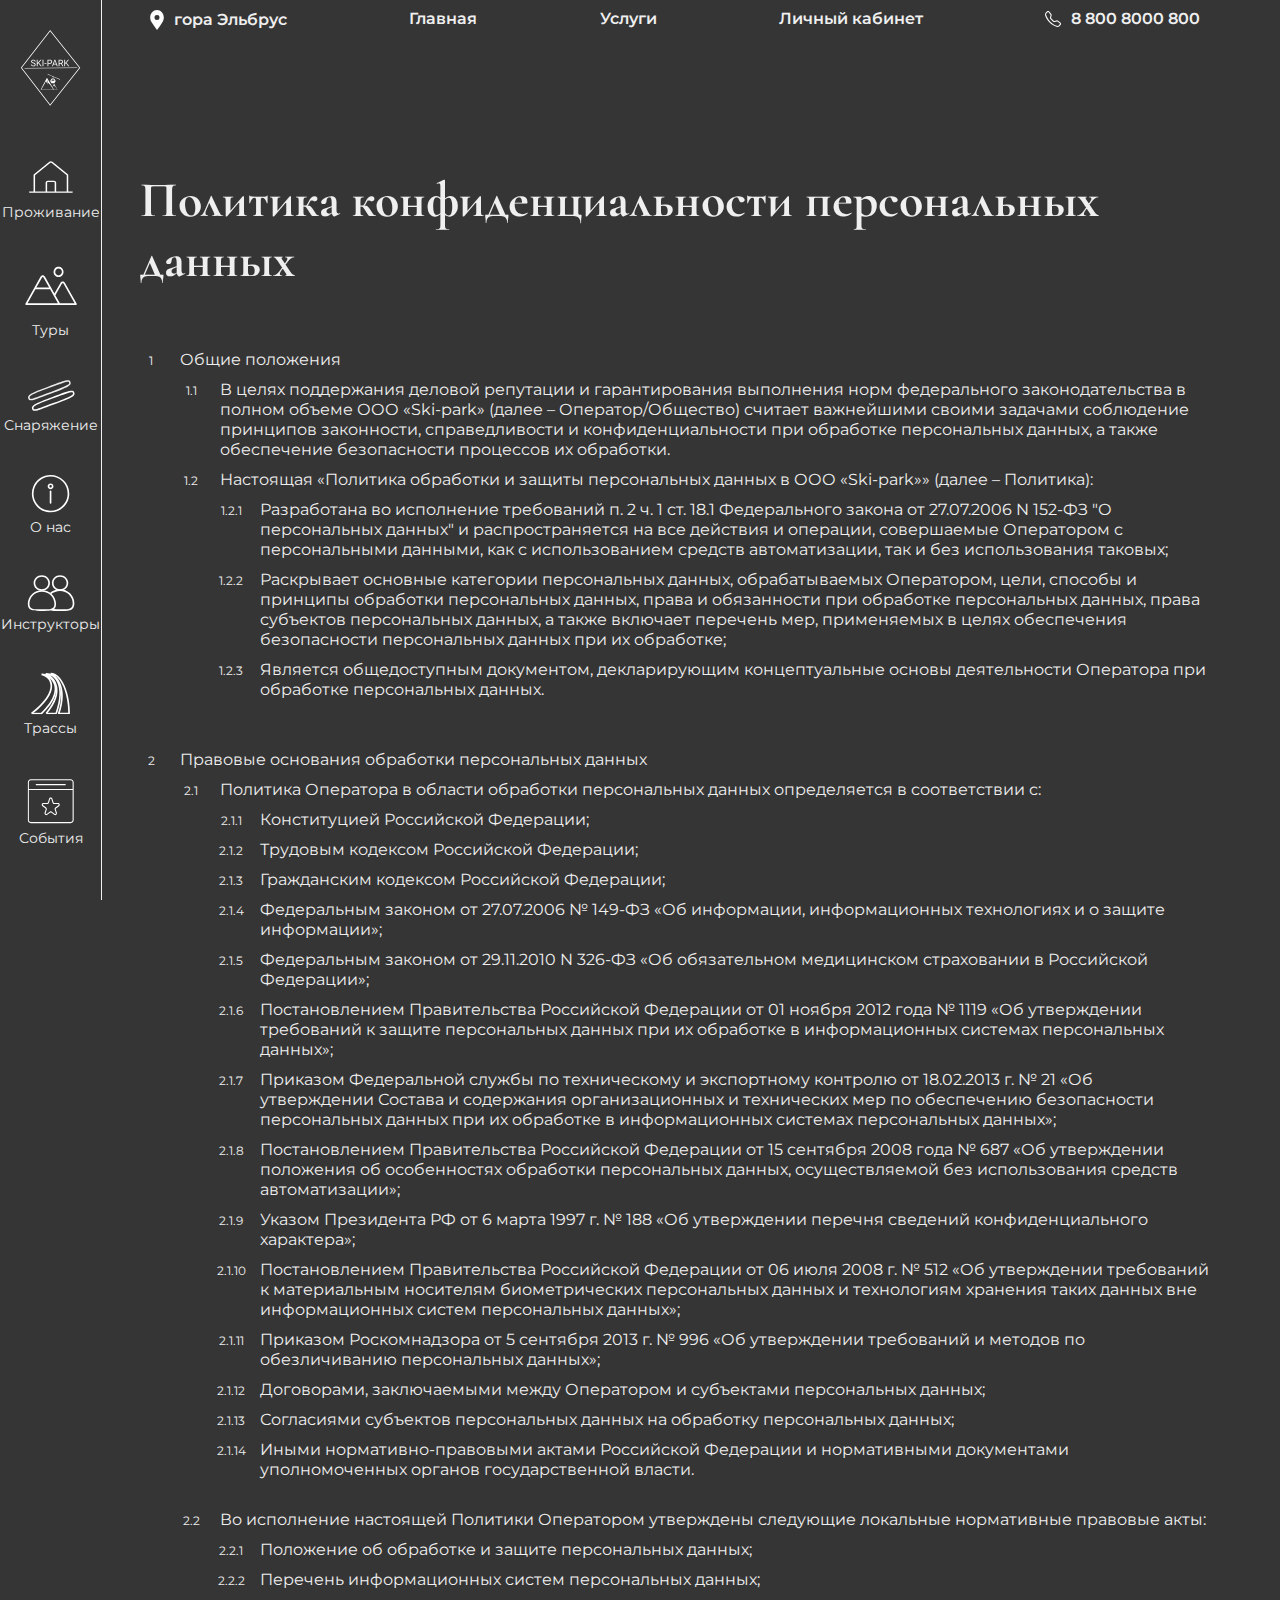
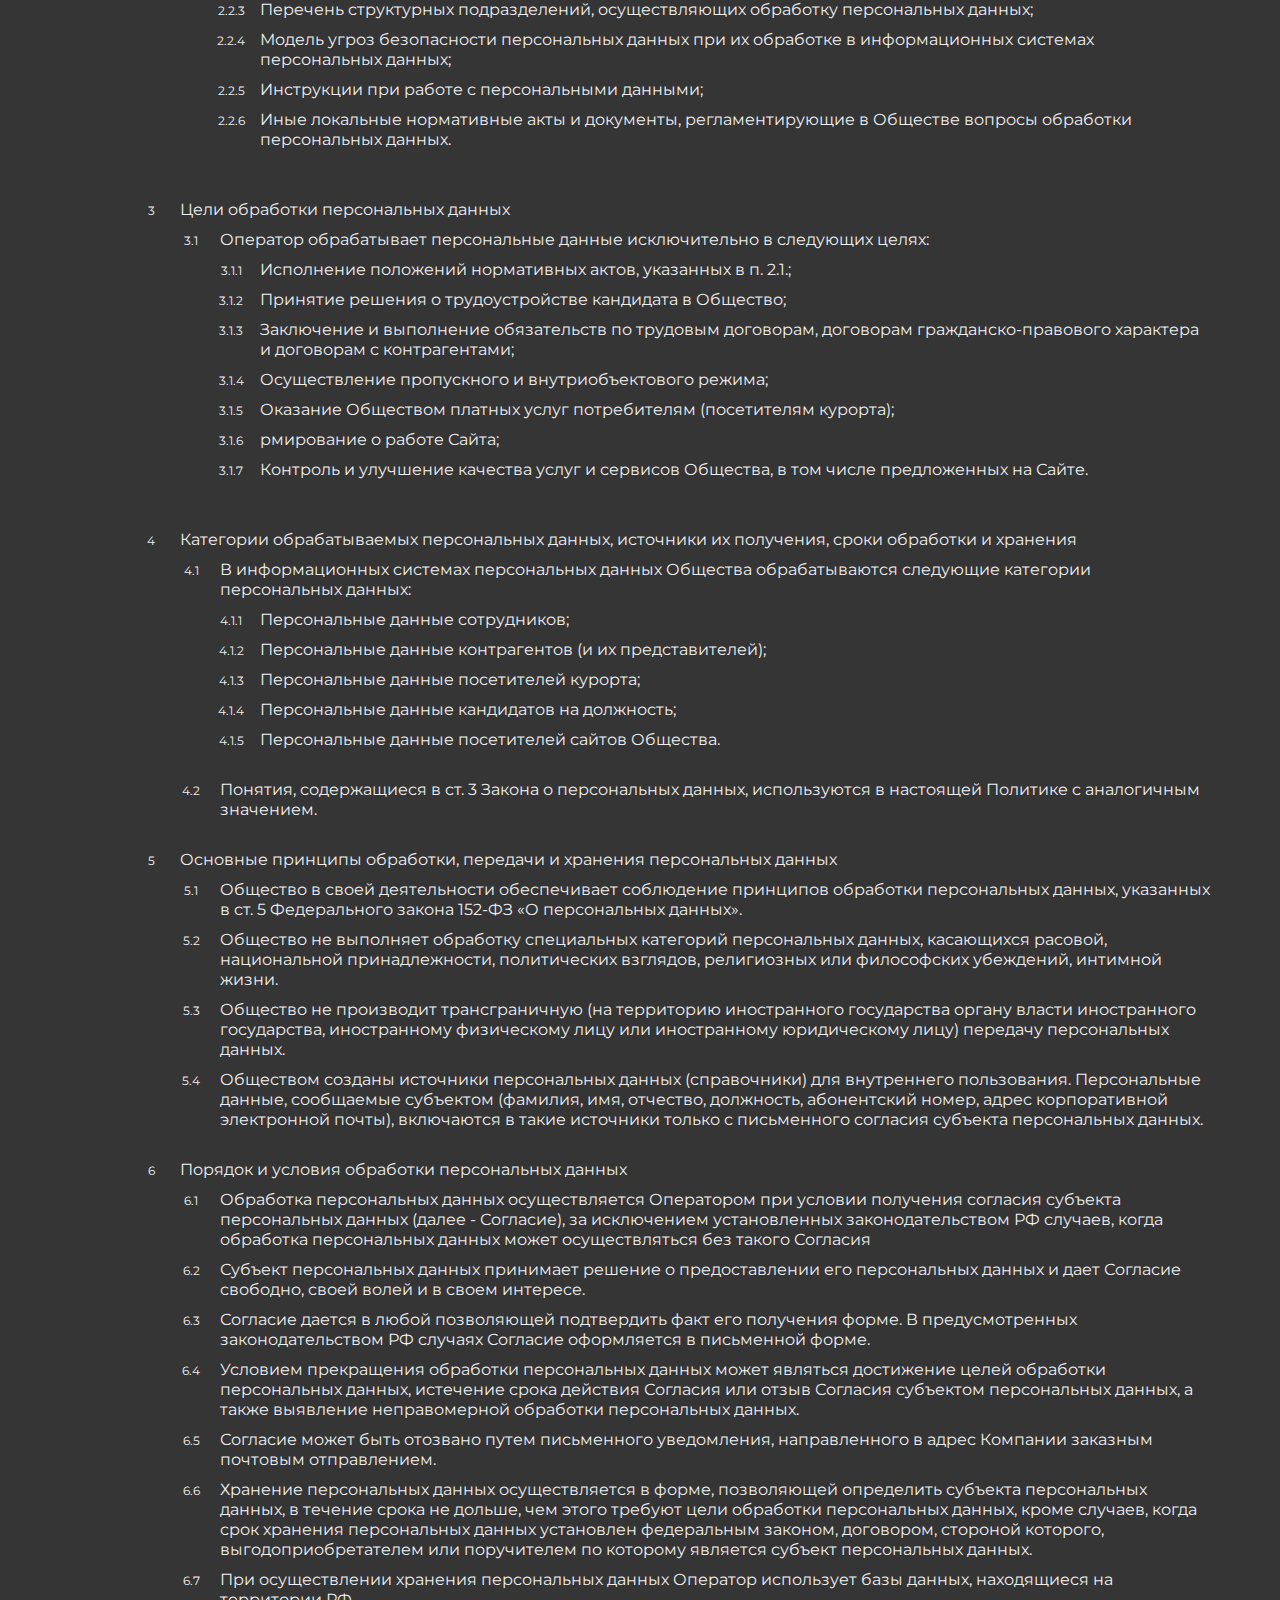
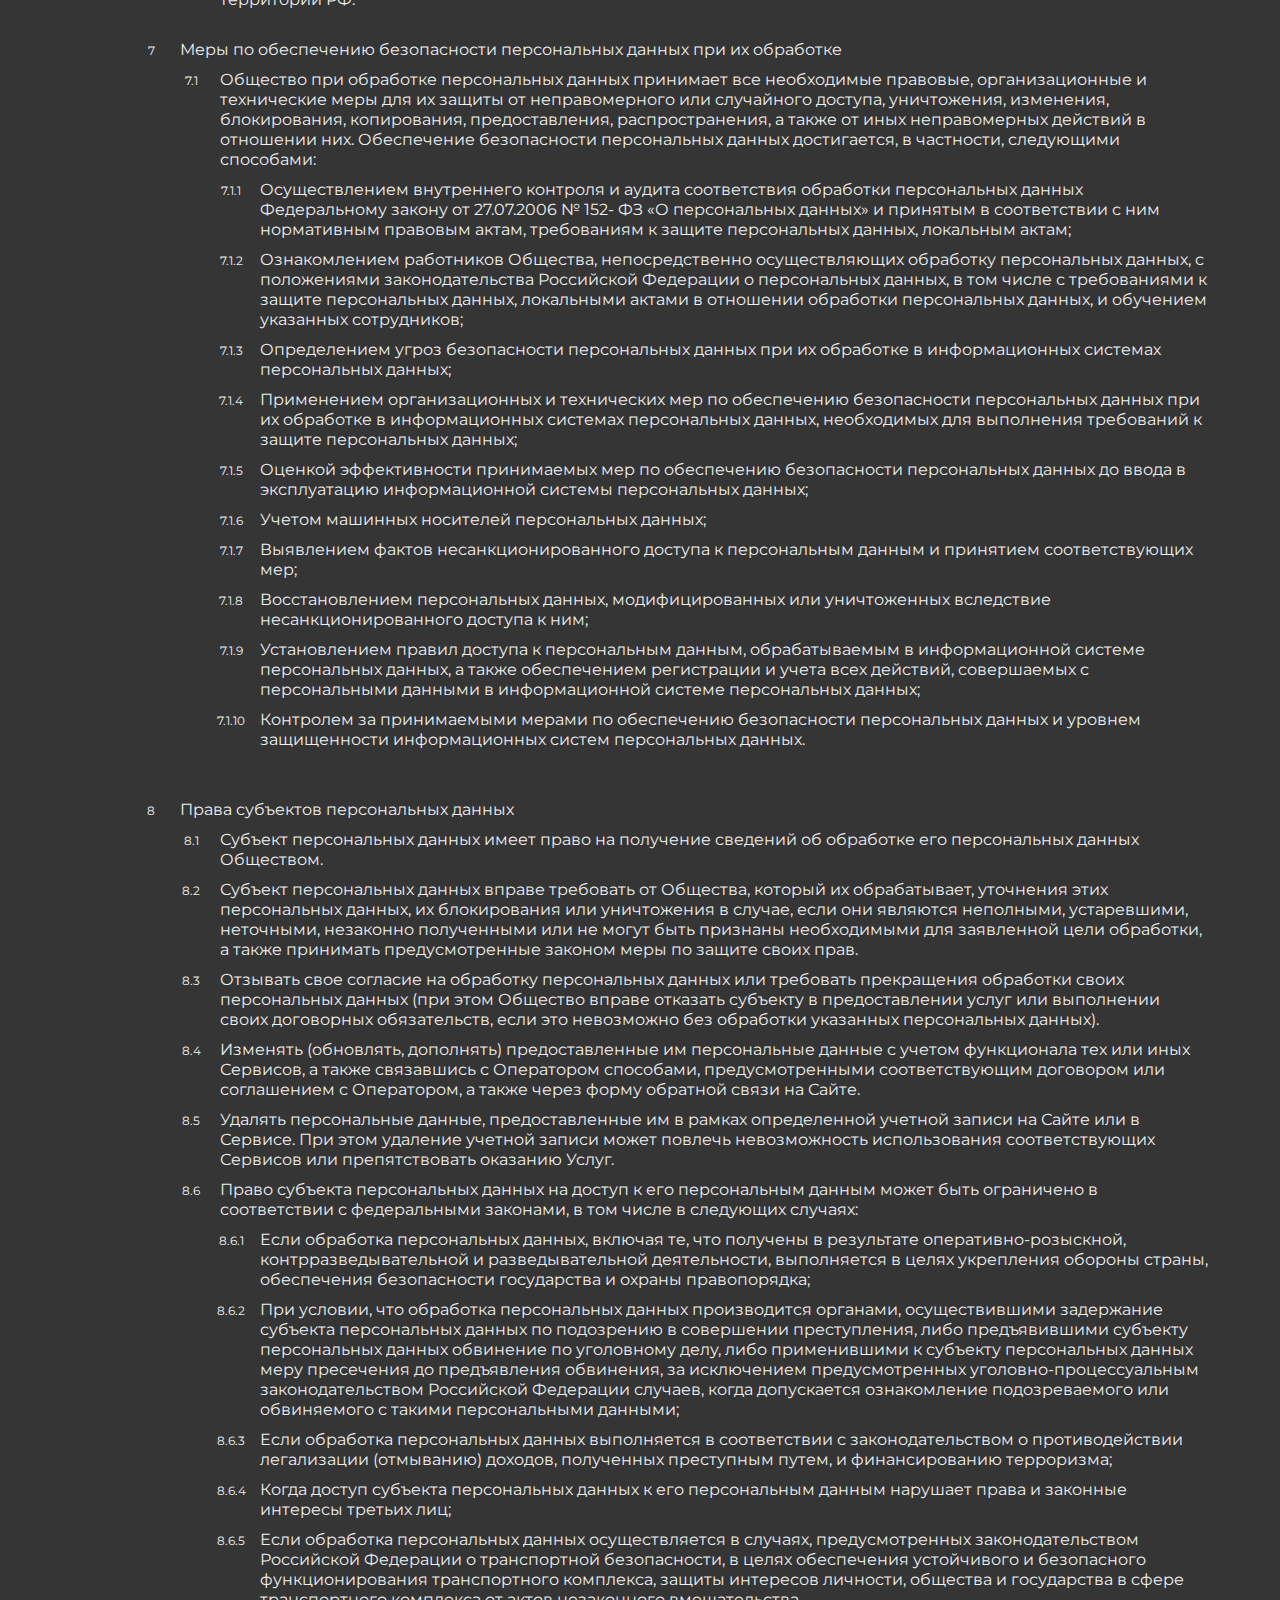
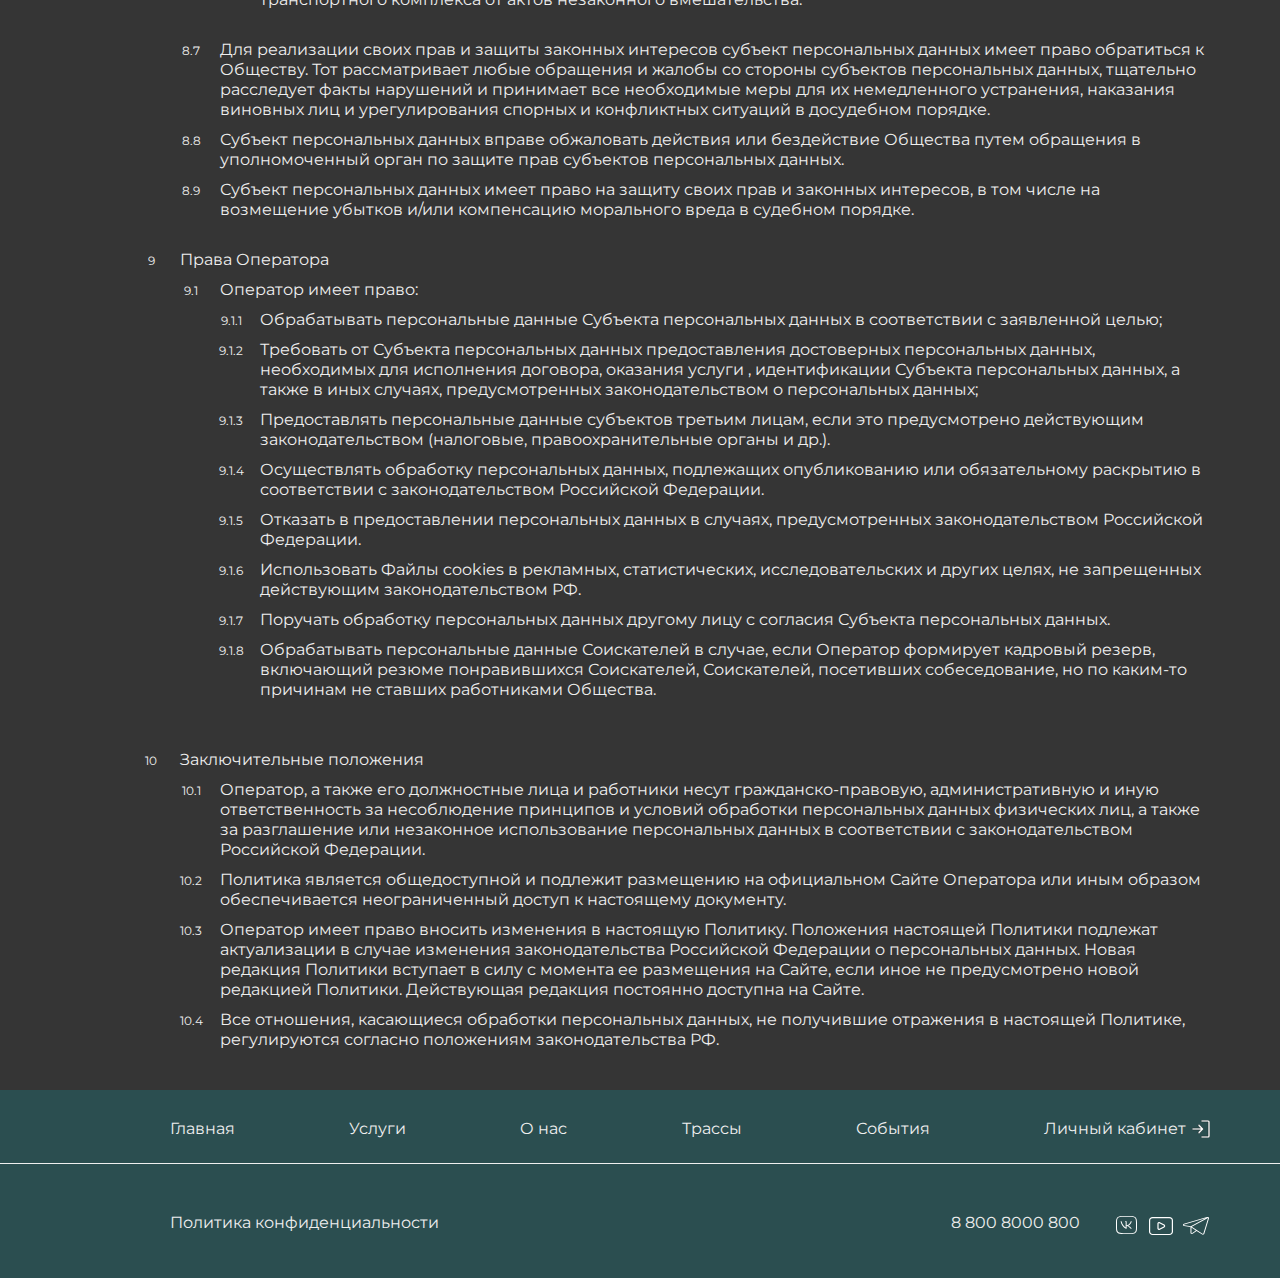
<file: pages/privacy-policy.html>
<!DOCTYPE html>
<html lang="ru">
<head>
    <meta charset="UTF-8">
    <meta http-equiv="X-UA-Compatible" content="IE=edge">
    <meta name="viewport" content="width=device-width, initial-scale=1.0">
    <title>Политика конфиденциальности</title>

    <!-- подключаем шрифты -->
    <link rel="preconnect" href="https://fonts.googleapis.com">
    <link rel="preconnect" href="https://fonts.gstatic.com" crossorigin>
    <link href="https://fonts.googleapis.com/css2?family=Cormorant+Garamond:wght@700&family=Montserrat:wght@300;400;500;600&display=swap" rel="stylesheet"> 

    <!-- подключаем стили: -->
    <link rel="stylesheet" href="../styles/normalize.css">
    <link rel="shortcut icon" href="../images/icons/favicon.ico" type="image/x-icon">
    <link rel="stylesheet" href="../styles/hamburgers.css">
    <link rel="stylesheet" href="../styles/style.css">
    <link rel="stylesheet" href="../styles/media.css">
</head>

<body>
    <nav class="sidebar">
        <ul class="sidebar__column flex" id="sidebar">
            <li class="sidebar__item sidebar__item--first">
                <a href="../index.html">
                    <svg width="61" height="96" viewBox="0 0 66 83" fill="none" xmlns="http://www.w3.org/2000/svg">
                        <path fill-rule="evenodd" clip-rule="evenodd" d="M32.6309 0.315918L65.1855 41.3263L32.6309 82.3366L0.921875 41.3263L32.6309 0.315918ZM32.6395 1.66443L1.97315 41.3263L32.6395 80.9881L64.1237 41.3263L32.6395 1.66443Z" fill="white"/>
                        <g clip-path="url(#clip0_845_75)">
                        <path d="M35.2461 61.5418L35.4533 61.8983L35.8363 61.2325C35.8363 61.2325 36.457 59.8588 36.4931 60.7503C36.6979 61.5776 36.804 60.7032 36.804 60.7032C36.8383 60.6051 37.0649 58.5521 37.1641 60.8408C37.2635 63.128 37.3952 60.9358 37.4701 60.9945C38.6155 61.8948 40.1439 64.4683 40.1439 64.4683H36.9478L37.0667 64.6726H40.5176L36.8767 58.4116L35.2461 61.5418Z" fill="white"/>
                        <path d="M34.4664 61.0894L34.1669 60.5742L29.1502 51.9521L22.3008 65.1028H31.8081H36.8003L36.628 64.8064L34.4664 61.0894ZM32.4015 64.6725H32.0327H23.0515L26.9647 57.8784C26.9647 57.8784 28.2706 54.9927 28.3437 56.8643C28.7749 58.6017 28.9984 56.7653 28.9984 56.7653C29.0702 56.5604 29.545 52.2467 29.755 57.0532C29.9654 61.8601 30.2395 57.2528 30.3976 57.3767C31.4889 58.2361 32.7463 59.8182 33.7944 61.2896C33.8977 61.4358 34.0002 61.5807 34.1001 61.724C35.207 63.3155 36.0132 64.6725 36.0132 64.6725H32.4015Z" fill="white"/>
                        <path d="M32.5586 55.6007L34.0853 57.9988H37.1383L38.6653 55.6007L37.1383 53.2026H34.0853L32.5586 55.6007ZM34.8231 55.8208H34.0208V55.601H34.8231V55.8208ZM36.5813 53.9699L37.3098 55.2499H33.9141L34.6422 53.9699H36.5813Z" fill="white"/>
                        <path d="M36.3753 52.4126H34.8438V52.819H36.3753V52.4126Z" fill="white"/>
                        <path d="M36.0619 50.6158L36.0945 50.5514L35.0062 50.1044L34.9795 50.1572L30.0436 48.0693L29.8516 48.4428L34.7924 50.5328L34.7893 50.5382L35.0184 50.6321L34.9934 50.6884L35.8865 51.4988L35.3431 51.9913L35.5691 52.196L36.3378 51.4988L35.6918 50.9132L43.3747 54.1631L43.5664 53.7897L36.0619 50.6158Z" fill="white"/>
                        </g>
                        <path fill-rule="evenodd" clip-rule="evenodd" d="M61.8697 41.5019L4.99258 41.9965L4.98828 41.502L61.8654 41.0074L61.8697 41.5019Z" fill="white"/>
                        <path d="M15.9856 37.8437C15.9856 37.6795 15.9598 37.5346 15.9083 37.409C15.86 37.2803 15.773 37.1643 15.6475 37.0613C15.5251 36.9583 15.3544 36.86 15.1355 36.7667C14.9198 36.6733 14.6461 36.5783 14.3144 36.4817C13.9666 36.3787 13.6527 36.2644 13.3726 36.1388C13.0924 36.01 12.8525 35.8635 12.6529 35.6993C12.4533 35.535 12.3003 35.3467 12.1941 35.1342C12.0878 34.9216 12.0347 34.6785 12.0347 34.4048C12.0347 34.1311 12.091 33.8784 12.2037 33.6465C12.3164 33.4147 12.4774 33.2135 12.6867 33.0428C12.8992 32.8689 13.152 32.7337 13.445 32.6371C13.738 32.5405 14.0649 32.4922 14.4255 32.4922C14.9536 32.4922 15.4011 32.5936 15.7682 32.7965C16.1385 32.9961 16.4202 33.2585 16.6134 33.5837C16.8066 33.9057 16.9032 34.2503 16.9032 34.6174H15.9759C15.9759 34.3533 15.9195 34.1199 15.8068 33.917C15.6941 33.7109 15.5235 33.5499 15.2949 33.434C15.0663 33.3149 14.7765 33.2553 14.4255 33.2553C14.0938 33.2553 13.8201 33.3052 13.6044 33.405C13.3887 33.5049 13.2277 33.6401 13.1214 33.8108C13.0184 33.9814 12.9669 34.1762 12.9669 34.3952C12.9669 34.5433 12.9974 34.6785 13.0586 34.8009C13.123 34.92 13.2212 35.0311 13.3532 35.1342C13.4885 35.2372 13.6591 35.3322 13.8652 35.4191C14.0745 35.5061 14.3241 35.5898 14.6139 35.6703C15.0131 35.783 15.3577 35.9086 15.6475 36.047C15.9373 36.1855 16.1755 36.3416 16.3623 36.5155C16.5523 36.6862 16.6923 36.881 16.7825 37.0999C16.8759 37.3157 16.9226 37.5604 16.9226 37.8341C16.9226 38.1207 16.8646 38.3799 16.7487 38.6117C16.6328 38.8435 16.4669 39.0416 16.2512 39.2058C16.0355 39.37 15.7763 39.4972 15.4736 39.5873C15.1741 39.6743 14.8393 39.7178 14.469 39.7178C14.1437 39.7178 13.8234 39.6727 13.5078 39.5825C13.1955 39.4924 12.9105 39.3571 12.6529 39.1768C12.3985 38.9965 12.1941 38.7743 12.0395 38.5103C11.8882 38.243 11.8125 37.9339 11.8125 37.5829H12.7398C12.7398 37.8244 12.7865 38.0321 12.8799 38.206C12.9733 38.3766 13.1005 38.5183 13.2615 38.631C13.4257 38.7437 13.6108 38.8274 13.8169 38.8822C14.0262 38.9337 14.2436 38.9595 14.469 38.9595C14.7942 38.9595 15.0695 38.9144 15.2949 38.8242C15.5203 38.7341 15.6909 38.6053 15.8068 38.4378C15.926 38.2704 15.9856 38.0724 15.9856 37.8437Z" fill="#FFFEFE"/>
                        <path d="M19.0429 32.5888V39.6212H18.1107V32.5888H19.0429ZM23.2884 32.5888L20.3663 35.8683L18.7241 37.5733L18.5696 36.5783L19.806 35.2163L22.1679 32.5888H23.2884ZM22.39 39.6212L19.7867 36.1919L20.3421 35.4529L23.5009 39.6212H22.39Z" fill="#FFFEFE"/>
                        <path d="M25.3218 32.5888V39.6212H24.3896V32.5888H25.3218Z" fill="#FFFEFE"/>
                        <path d="M28.7414 36.2644V36.9985H26.3844V36.2644H28.7414Z" fill="#FFFEFE"/>
                        <path d="M32.3445 36.8633H30.4657V36.105H32.3445C32.7084 36.105 33.003 36.047 33.2284 35.9311C33.4538 35.8152 33.618 35.6542 33.721 35.4481C33.8273 35.242 33.8804 35.007 33.8804 34.7429C33.8804 34.5014 33.8273 34.2744 33.721 34.0619C33.618 33.8494 33.4538 33.6787 33.2284 33.5499C33.003 33.4179 32.7084 33.3519 32.3445 33.3519H30.683V39.6212H29.7508V32.5888H32.3445C32.8758 32.5888 33.325 32.6806 33.692 32.8641C34.0591 33.0476 34.3376 33.302 34.5276 33.6272C34.7176 33.9492 34.8126 34.3179 34.8126 34.7333C34.8126 35.1841 34.7176 35.5688 34.5276 35.8876C34.3376 36.2064 34.0591 36.4495 33.692 36.6169C33.325 36.7812 32.8758 36.8633 32.3445 36.8633Z" fill="#FFFEFE"/>
                        <path d="M37.9279 33.2118L35.5999 39.6212H34.6484L37.329 32.5888H37.9424L37.9279 33.2118ZM39.8792 39.6212L37.5463 33.2118L37.5318 32.5888H38.1452L40.8355 39.6212H39.8792ZM39.7584 37.0178V37.781H35.8076V37.0178H39.7584Z" fill="#FFFEFE"/>
                        <path d="M41.7773 32.5888H44.1054C44.6334 32.5888 45.0794 32.6693 45.4432 32.8303C45.8103 32.9913 46.0888 33.2296 46.2788 33.5451C46.472 33.8574 46.5686 34.2422 46.5686 34.6995C46.5686 35.0215 46.5026 35.3161 46.3706 35.5833C46.2418 35.8474 46.055 36.0728 45.8103 36.2595C45.5688 36.4431 45.279 36.5799 44.9409 36.6701L44.6801 36.7715H42.4922L42.4825 36.0132H44.1343C44.4692 36.0132 44.7477 35.9552 44.9699 35.8393C45.1921 35.7202 45.3595 35.5608 45.4722 35.3612C45.5849 35.1615 45.6413 34.941 45.6413 34.6995C45.6413 34.429 45.5881 34.1923 45.4819 33.9895C45.3756 33.7866 45.2082 33.6304 44.9796 33.521C44.7542 33.4083 44.4628 33.3519 44.1054 33.3519H42.7095V39.6212H41.7773V32.5888ZM45.8876 39.6212L44.1778 36.4334L45.1486 36.4286L46.8826 39.5632V39.6212H45.8876Z" fill="#FFFEFE"/>
                        <path d="M48.8049 32.5888V39.6212H47.8727V32.5888H48.8049ZM53.0504 32.5888L50.1283 35.8683L48.4861 37.5733L48.3315 36.5783L49.568 35.2163L51.9298 32.5888H53.0504ZM52.152 39.6212L49.5487 36.1919L50.1041 35.4529L53.2629 39.6212H52.152Z" fill="#FFFEFE"/>
                        <defs>
                        <clipPath id="clip0_845_75">
                        <rect width="21.2671" height="19.2888" fill="white" transform="translate(22.3008 46.9419)"/>
                        </clipPath>
                        </defs>
                    </svg>                                                  
                </a>
            </li>
            <li class="sidebar__item">
                    <a href="../pages/rent-house.html"> 
                        <svg class="sidebar__img" width="50" height="43" viewBox="0 0 50 43" fill="none" xmlns="http://www.w3.org/2000/svg">
                            <path d="M46.004 35.3813H42.2355V19.3927C42.2364 19.1179 42.1715 18.846 42.0449 18.5948C41.9182 18.3436 41.7328 18.1187 41.5007 17.9347L26.4266 5.87284C26.0098 5.53752 25.4653 5.35156 24.9004 5.35156C24.3354 5.35156 23.7909 5.53752 23.3741 5.87284L8.30005 17.9347C8.06791 18.1187 7.88248 18.3436 7.75586 18.5948C7.62924 18.846 7.56427 19.1179 7.56519 19.3927V35.3813H3.79667C3.59678 35.3813 3.40507 35.4511 3.26372 35.5754C3.12238 35.6997 3.04297 35.8683 3.04297 36.044C3.04297 36.2198 3.12238 36.3884 3.26372 36.5126C3.40507 36.6369 3.59678 36.7068 3.79667 36.7068H46.004C46.2039 36.7068 46.3956 36.6369 46.537 36.5126C46.6783 36.3884 46.7577 36.2198 46.7577 36.044C46.7577 35.8683 46.6783 35.6997 46.537 35.5754C46.3956 35.4511 46.2039 35.3813 46.004 35.3813ZM9.07259 19.3927C9.07277 19.302 9.09468 19.2123 9.13689 19.1295C9.17909 19.0467 9.24064 18.9727 9.31755 18.9122L24.3916 6.85038C24.5305 6.73861 24.712 6.67662 24.9004 6.67662C25.0887 6.67662 25.2702 6.73861 25.4091 6.85038L40.4832 18.9122C40.5601 18.9727 40.6216 19.0467 40.6638 19.1295C40.706 19.2123 40.7279 19.302 40.7281 19.3927V35.3813H30.1763V26.7657C30.1763 26.2384 29.9381 25.7327 29.514 25.3598C29.09 24.9869 28.5149 24.7775 27.9152 24.7775H21.8855C21.2859 24.7775 20.7107 24.9869 20.2867 25.3598C19.8627 25.7327 19.6244 26.2384 19.6244 26.7657V35.3813H9.07259V19.3927ZM28.6689 35.3813H21.1318V26.7657C21.1318 26.5899 21.2112 26.4213 21.3526 26.2971C21.4939 26.1728 21.6856 26.1029 21.8855 26.1029H27.9152C28.1151 26.1029 28.3068 26.1728 28.4481 26.2971C28.5895 26.4213 28.6689 26.5899 28.6689 26.7657V35.3813Z" fill="white"/>
                        </svg>                                                                                                                                                             
                    Проживание
                </a>
                
            </li>
            <li class="sidebar__item">
                <a href="../pages/tours.html">
                    <svg class="sidebar__img" width="54" height="57" viewBox="0 0 54 57" fill="none" xmlns="http://www.w3.org/2000/svg">
                        <path d="M34.5563 17.1232C35.5432 17.1232 36.508 16.8168 37.3286 16.2428C38.1492 15.6688 38.7888 14.8529 39.1665 13.8984C39.5441 12.9438 39.643 11.8934 39.4504 10.8801C39.2579 9.86675 38.7826 8.93593 38.0848 8.20535C37.3869 7.47477 36.4977 6.97724 35.5298 6.77567C34.5618 6.5741 33.5585 6.67756 32.6467 7.07294C31.7349 7.46833 30.9555 8.1379 30.4072 8.99697C29.8589 9.85604 29.5662 10.866 29.5662 11.8992C29.5717 13.2829 30.0992 14.6084 31.0338 15.5868C31.9685 16.5652 33.2345 17.1174 34.5563 17.1232ZM34.5563 8.41661C35.2142 8.41661 35.8574 8.62086 36.4045 9.00354C36.9515 9.38621 37.3779 9.93013 37.6297 10.5665C37.8815 11.2029 37.9474 11.9031 37.819 12.5787C37.6907 13.2542 37.3738 13.8748 36.9086 14.3618C36.4433 14.8489 35.8506 15.1806 35.2053 15.3149C34.56 15.4493 33.8911 15.3804 33.2832 15.1168C32.6753 14.8532 32.1558 14.4068 31.7902 13.8341C31.4247 13.2614 31.2296 12.588 31.2296 11.8992C31.2296 10.9756 31.5801 10.0898 32.2039 9.43665C32.8278 8.78353 33.674 8.41661 34.5563 8.41661V8.41661ZM52.7283 43.6782L40.8562 22.6954C40.6389 22.3022 40.3266 21.9758 39.9507 21.7488C39.5748 21.5219 39.1485 21.4024 38.7146 21.4024C38.2807 21.4024 37.8544 21.5219 37.4785 21.7488C37.1027 21.9758 36.7904 22.3022 36.5731 22.6954L30.4187 33.5568L20.896 16.6225C20.6787 16.2294 20.3665 15.9029 19.9906 15.676C19.6147 15.4491 19.1884 15.3296 18.7545 15.3296C18.3206 15.3296 17.8943 15.4491 17.5184 15.676C17.1425 15.9029 16.8303 16.2294 16.6129 16.6225L1.41413 43.6782C1.33365 43.8069 1.28908 43.9566 1.2854 44.1104C1.28173 44.2642 1.31911 44.4161 1.39334 44.5489C1.47003 44.6795 1.57688 44.7878 1.70404 44.8639C1.83121 44.94 1.97461 44.9813 2.12105 44.9842H52.0214C52.1678 44.9813 52.3112 44.94 52.4384 44.8639C52.5656 44.7878 52.6724 44.6795 52.7491 44.5489C52.8233 44.4161 52.8607 44.2642 52.857 44.1104C52.8534 43.9566 52.8088 43.8069 52.7283 43.6782ZM18.0476 17.515C18.1181 17.3836 18.2207 17.2742 18.345 17.1981C18.4692 17.122 18.6106 17.0819 18.7545 17.0819C18.8984 17.0819 19.0398 17.122 19.164 17.1981C19.2883 17.2742 19.3909 17.3836 19.4614 17.515L25.1376 27.5711H12.3714L18.0476 17.515ZM3.57648 43.2429L11.3942 29.3124H26.1148L33.9325 43.2429H3.57648ZM35.8662 43.2429L31.3751 35.2764L38.0077 23.5878C38.0782 23.4564 38.1809 23.3471 38.3051 23.271C38.4293 23.1949 38.5707 23.1548 38.7146 23.1548C38.8586 23.1548 38.9999 23.1949 39.1242 23.271C39.2484 23.3471 39.351 23.4564 39.4215 23.5878L50.566 43.2429H35.8662Z" fill="white"/>
                        </svg>                                                       
                    Туры
                </a>
            </li>
            <li class="sidebar__item">
                <a href="../pages/rent-equipment.html">
                    <svg class="sidebar__img" width="50" height="34" viewBox="0 0 50 34" fill="none" xmlns="http://www.w3.org/2000/svg">
                        <path fill-rule="evenodd" clip-rule="evenodd" d="M46.9363 15.989C47.0347 15.749 47.0607 15.4253 46.7888 14.6784C46.7573 14.5918 46.7272 14.559 46.6503 14.518C46.5327 14.4554 46.2779 14.3734 45.7968 14.3628C44.8142 14.341 43.3613 14.6199 41.415 15.1959C38.8394 15.9583 35.7163 17.1376 32.1622 18.4797C30.3602 19.1602 28.4473 19.8825 26.4388 20.6135C17.4567 23.8828 12.3579 25.9518 9.65255 27.6044C8.29696 28.4325 7.75912 29.0315 7.55678 29.434C7.40658 29.7328 7.36788 30.0628 7.59819 30.6956C7.70945 31.0013 7.81091 31.1336 7.86889 31.1908C7.91125 31.2325 7.9741 31.2803 8.13309 31.3148C8.55582 31.4063 9.38423 31.3523 11.0128 30.8925C13.0512 30.317 15.8568 29.2637 19.84 27.7684C22.1282 26.9094 24.805 25.9044 27.9482 24.7604C37.4878 21.2883 42.5731 19.223 45.1335 17.6272C46.4121 16.8304 46.81 16.2973 46.9363 15.989ZM28.4612 26.17C47.4366 19.2635 49.482 17.692 48.1984 14.1654C47.1283 11.2254 40.5338 13.7152 31.5582 17.104C29.7672 17.7802 27.8814 18.4922 25.9258 19.204C8.04508 25.712 4.90507 27.682 6.18865 31.2086C7.24096 34.0999 10.092 33.0298 20.4686 29.135C22.7491 28.2791 25.393 27.2867 28.4612 26.17Z" fill="white"/>
                        <path fill-rule="evenodd" clip-rule="evenodd" d="M43.1121 5.48169C43.2104 5.24169 43.2365 4.91798 42.9646 4.17109C42.9331 4.08443 42.903 4.05163 42.8261 4.0107C42.7085 3.94811 42.4537 3.86612 41.9726 3.85546C40.9899 3.8337 39.537 4.11257 37.5908 4.68861C35.0152 5.45095 31.8921 6.63028 28.338 7.97236C26.536 8.65285 24.6231 9.37517 22.6146 10.1062C13.6324 13.3754 8.5337 15.4445 5.82833 17.0971C4.47274 17.9252 3.9349 18.5242 3.73257 18.9267C3.58236 19.2255 3.54366 19.5555 3.77397 20.1883C3.88523 20.494 3.9867 20.6263 4.04467 20.6834C4.08703 20.7252 4.14988 20.773 4.30887 20.8074C4.7316 20.899 5.56002 20.8449 7.18853 20.3852C9.22695 19.8097 12.0326 18.7564 16.0158 17.2611C18.304 16.402 20.9808 15.3971 24.124 14.2531C33.6636 10.781 38.7489 8.71571 41.3093 7.1199C42.5879 6.32303 42.9858 5.79002 43.1121 5.48169ZM24.637 15.6626C43.6124 8.75615 45.6577 7.18467 44.3742 3.65806C43.3041 0.718098 36.7096 3.2079 27.734 6.59667C25.943 7.27288 24.0572 7.98487 22.1016 8.69667C4.22086 15.2047 1.08085 17.1747 2.36443 20.7013C3.41674 23.5925 6.26775 22.5224 16.6444 18.6277C18.9249 17.7717 21.5688 16.7794 24.637 15.6626Z" fill="white" fill-opacity="0.9"/>
                    </svg>                                                                           
                    Снаряжение
                </a>
            </li>
            <li class="sidebar__item">
                <a href="../pages/about.html">
                    <svg class="sidebar__img" width="41" height="41" viewBox="0 0 41 41" fill="none" xmlns="http://www.w3.org/2000/svg">
                        <path fill-rule="evenodd" clip-rule="evenodd" d="M10.1797 5.08919C13.257 3.03302 16.8749 1.93555 20.5759 1.93555H20.5763C25.5384 1.93785 30.2966 3.91006 33.8053 7.41878C37.314 10.9275 39.2862 15.6857 39.2885 20.6478V20.6482C39.2885 24.3492 38.1911 27.9671 36.1349 31.0443C34.0787 34.1216 31.1562 36.5201 27.7369 37.9364C24.3176 39.3527 20.5552 39.7233 16.9253 39.0012C13.2954 38.2792 9.9611 36.497 7.34409 33.88C4.72708 31.263 2.94488 27.9287 2.22285 24.2988C1.50082 20.6689 1.87139 16.9064 3.2877 13.4872C4.70402 10.0679 7.10246 7.14536 10.1797 5.08919ZM20.5755 3.59889C17.2036 3.59897 13.9075 4.59889 11.1038 6.47221C8.3001 8.34561 6.11485 11.0083 4.82443 14.1237C3.53401 17.239 3.19638 20.6671 3.85423 23.9743C4.51208 27.2816 6.13587 30.3195 8.52025 32.7038C10.9046 35.0882 13.9425 36.712 17.2498 37.3699C20.557 38.0277 23.985 37.6901 27.1004 36.3997C30.2157 35.1092 32.8785 32.924 34.7519 30.1202C36.6252 27.3166 37.6251 24.0205 37.6252 20.6486M20.5759 3.59889C25.097 3.6011 29.4323 5.39806 32.6291 8.59494C35.826 11.7918 37.623 16.1271 37.6252 20.6482" fill="white"/>
                        <path fill-rule="evenodd" clip-rule="evenodd" d="M20.5749 12.0906C19.8859 12.0906 19.3274 12.6491 19.3274 13.3381C19.3274 14.0271 19.8859 14.5856 20.5749 14.5856C21.2639 14.5856 21.8224 14.0271 21.8224 13.3381C21.8224 12.6491 21.2639 12.0906 20.5749 12.0906ZM17.6641 13.3381C17.6641 11.7305 18.9673 10.4272 20.5749 10.4272C22.1825 10.4272 23.4858 11.7305 23.4858 13.3381C23.4858 14.9457 22.1825 16.249 20.5749 16.249C18.9673 16.249 17.6641 14.9457 17.6641 13.3381Z" fill="white"/>
                        <path fill-rule="evenodd" clip-rule="evenodd" d="M20.566 17.6045C21.0254 17.6045 21.3977 17.9768 21.3977 18.4362V30.038C21.3977 30.4973 21.0254 30.8697 20.566 30.8697C20.1067 30.8697 19.7344 30.4973 19.7344 30.038V18.4362C19.7344 17.9768 20.1067 17.6045 20.566 17.6045Z" fill="white"/>
                    </svg>
                    О нас
                </a>
            </li>
            <li class="sidebar__item">
                <a href="../pages/intructors.html">
                    <svg class="sidebar__img" width="48" height="36" viewBox="0 0 48 36" fill="none" xmlns="http://www.w3.org/2000/svg">
                        <path fill-rule="evenodd" clip-rule="evenodd" d="M33.0835 14.3C36.7325 14.3 39.5935 11.4547 39.5935 8.06251C39.5935 4.67031 36.7325 1.82497 33.0835 1.82497C29.4345 1.82497 26.5735 4.67031 26.5735 8.06251C26.5735 11.4547 29.4345 14.3 33.0835 14.3ZM33.0835 15.9634C37.5975 15.9634 41.2568 12.426 41.2568 8.06251C41.2568 3.69897 37.5975 0.161621 33.0835 0.161621C28.5695 0.161621 24.9102 3.69897 24.9102 8.06251C24.9102 12.426 28.5695 15.9634 33.0835 15.9634Z" fill="white"/>
                        <path fill-rule="evenodd" clip-rule="evenodd" d="M32.9018 15.9631C29.7417 15.9631 26.4303 17.2644 24.1918 19.1011L23.1367 17.8152C25.6538 15.7499 29.3333 14.2998 32.9018 14.2998C40.8633 14.2998 47.3669 20.5413 47.3669 28.3006C47.3669 30.2314 46.9617 31.7498 46.1432 32.9087C45.3208 34.0733 44.1479 34.7809 42.7948 35.2125C41.4549 35.6398 39.8981 35.8097 38.2431 35.8785C36.9833 35.9308 35.6238 35.9254 34.2249 35.9199C33.7871 35.9182 33.3455 35.9164 32.9018 35.9164C32.4573 35.9164 32.0145 35.9183 31.5747 35.9202C28.7498 35.9321 26.0547 35.9436 23.8957 35.4526L24.2645 33.8307C26.2219 34.2758 28.6949 34.2668 31.549 34.2563C31.9909 34.2547 32.442 34.2531 32.9018 34.2531C33.363 34.2531 33.8159 34.2548 34.2603 34.2566C35.6496 34.2621 36.9556 34.2672 38.174 34.2166C39.7812 34.1497 41.1622 33.9873 42.2894 33.6278C43.4035 33.2724 44.2271 32.7386 44.7845 31.9493C45.3459 31.1543 45.7036 30.0064 45.7036 28.3006C45.7036 21.5138 39.9994 15.9631 32.9018 15.9631Z" fill="white"/>
                        <path fill-rule="evenodd" clip-rule="evenodd" d="M14.7866 14.3C18.4356 14.3 21.2966 11.4547 21.2966 8.06251C21.2966 4.67031 18.4356 1.82497 14.7866 1.82497C11.1376 1.82497 8.27663 4.67031 8.27663 8.06251C8.27663 11.4547 11.1376 14.3 14.7866 14.3ZM14.7866 15.9634C19.3006 15.9634 22.9599 12.426 22.9599 8.06251C22.9599 3.69897 19.3006 0.161621 14.7866 0.161621C10.2726 0.161621 6.61328 3.69897 6.61328 8.06251C6.61328 12.426 10.2726 15.9634 14.7866 15.9634Z" fill="white"/>
                        <path fill-rule="evenodd" clip-rule="evenodd" d="M26.5979 32.1999C27.0578 31.5455 27.4065 30.5255 27.4065 28.8544C27.4065 22.2407 21.8684 16.7952 14.9314 16.7952C7.99444 16.7952 2.45631 22.2407 2.45631 28.8544C2.45631 30.5255 2.80503 31.5455 3.26491 32.1999C3.71637 32.8423 4.40261 33.3141 5.44165 33.6471C6.50735 33.9886 7.85405 34.1543 9.49749 34.2229C10.7409 34.2749 12.0695 34.2696 13.5052 34.264C13.9692 34.2622 14.4443 34.2603 14.9314 34.2603C15.4185 34.2603 15.8936 34.2622 16.3576 34.264C17.7933 34.2696 19.1218 34.2749 20.3653 34.2229C22.0087 34.1543 23.3554 33.9886 24.4211 33.6471C25.4602 33.3141 26.1464 32.8423 26.5979 32.1999ZM16.3218 35.9273C23.4776 35.9557 29.0698 35.9779 29.0698 28.8544C29.0698 21.2756 22.7398 15.1318 14.9314 15.1318C7.12296 15.1318 0.792969 21.2756 0.792969 28.8544C0.792969 35.9779 6.38517 35.9557 13.541 35.9273C13.9984 35.9255 14.4622 35.9236 14.9314 35.9236C15.4005 35.9236 15.8644 35.9255 16.3218 35.9273Z" fill="white"/>
                    </svg>                            
                    Инструкторы
                </a>
            </li>
            <li class="sidebar__item">
                <a href="../pages/slopes.html">
                    <svg class="sidebar__img" width="39" height="43" viewBox="0 0 39 43" fill="none" xmlns="http://www.w3.org/2000/svg">
                        <path fill-rule="evenodd" clip-rule="evenodd" d="M11.0131 42.0649H0.617188V40.8174H11.0131V42.0649Z" fill="white"/>
                        <path fill-rule="evenodd" clip-rule="evenodd" d="M25.566 42.0317H15.5859V40.7842H25.566V42.0317Z" fill="white"/>
                        <path fill-rule="evenodd" clip-rule="evenodd" d="M38.0384 42.065L27.2266 42.0317L27.2305 40.7842L38.0422 40.8175L38.0384 42.065Z" fill="white"/>
                        <path fill-rule="evenodd" clip-rule="evenodd" d="M24.503 12.0752C26.8027 19.2289 24.3279 29.4437 11.1728 42.041L10.0224 40.8396C22.9799 28.4315 24.9337 18.8497 22.9195 12.5843C22.0713 9.94589 20.504 7.82694 18.6566 6.27C20.3677 8.4452 21.3559 11.2778 21.1706 14.6867C20.7829 21.8163 15.2591 31.191 1.12563 42.0987L0.109375 40.7819C14.1296 29.9616 19.1624 20.9835 19.5097 14.5964C19.8506 8.32686 15.6738 4.28863 10.4235 3.16494L10.5503 1.52136C12.9848 1.38267 15.903 2.2754 18.4774 4.04462C21.0646 5.82272 23.3614 8.52396 24.503 12.0752Z" fill="white"/>
                        <path fill-rule="evenodd" clip-rule="evenodd" d="M27.9341 10.2496C30.8453 16.823 31.1707 27.0688 25.9349 41.737L24.3684 41.1778C29.5286 26.7213 29.0846 16.9548 26.4132 10.9232C24.7305 7.12382 22.1571 4.7767 19.4667 3.6223C22.3402 5.86327 24.9806 9.3333 26.059 13.9461C27.701 20.9691 25.6806 30.4318 15.804 41.9975L14.5392 40.9174C24.2069 29.5963 25.9204 20.6597 24.4394 14.3248C22.9496 7.95287 18.1854 4.00108 14.4844 2.7234L14.7085 1.10693C19.5091 0.833456 25.0135 3.65515 27.9341 10.2496Z" fill="white"/>
                        <path fill-rule="evenodd" clip-rule="evenodd" d="M19.3477 2.21848L19.7709 0.65625C22.7154 0.750532 25.4011 2.19093 27.7387 4.51911C30.0732 6.84426 32.1022 10.0928 33.7636 13.9222C37.0869 21.5824 39.0034 31.7167 38.8727 41.9007L37.2095 41.8793C37.3377 31.8927 35.4536 21.9969 32.2377 14.5842C30.6294 10.8771 28.7042 7.82839 26.5649 5.69763C25.8411 4.9768 25.0978 4.36541 24.3377 3.86905C26.4776 5.93648 28.5847 8.84265 30.0103 12.7912C32.4033 19.4193 32.8433 28.8925 28.4342 42.1194L26.8562 41.5934C31.1797 28.6231 30.6806 19.546 28.4458 13.356C26.2103 7.16436 22.2054 3.76925 19.3477 2.21848Z" fill="white"/>
                    </svg>                                        
                    Трассы
                </a>
            </li>
            <li class="sidebar__item">
                <a href="../pages/events.html">
                    <svg class="sidebar__img" width="48" height="48" viewBox="0 0 48 48" fill="none" xmlns="http://www.w3.org/2000/svg">
                        <g clip-path="url(#clip0_845_62)">
                        <path d="M43.643 2.20166H3.84364C2.16135 2.20166 0.792701 3.59123 0.792701 5.29847C0.791519 17.4974 0.790063 33.012 0.789062 43.0597C0.789062 44.7669 2.1578 46.1557 3.84 46.1557H43.6443C45.3266 46.1557 46.6952 44.7669 46.6952 43.0597C46.6951 40.4992 46.6939 9.14219 46.6938 5.29847C46.6939 3.59132 45.3252 2.20166 43.643 2.20166V2.20166ZM3.84364 3.30819H43.643C44.7258 3.30819 45.6069 4.20074 45.6069 5.29856V11.9122H1.87972V5.29856C1.87972 4.20074 2.7608 3.30819 3.84364 3.30819V3.30819ZM43.6444 45.0493H3.84009C2.75725 45.0493 1.87618 44.1568 1.87618 43.0597V13.0222H45.6083V43.0597C45.6083 44.1568 44.7272 45.0493 43.6444 45.0493V45.0493Z" fill="white"/>
                        <path d="M31.0223 25.8991H27.2205C26.9296 25.8991 26.6741 25.7104 26.5843 25.4288L25.4137 21.7549C25.1745 21.0043 24.5192 20.5195 23.7442 20.5195H23.7435C22.9692 20.5195 22.3139 21.0043 22.0746 21.7542L20.9006 25.4295C20.8107 25.7104 20.5552 25.8992 20.265 25.8992H16.4624C15.6875 25.8992 15.0321 26.384 14.7929 27.1339C14.553 27.8837 14.8035 28.6675 15.4305 29.1307L18.5077 31.4064C18.7419 31.58 18.8396 31.8862 18.7504 32.1671L17.5764 35.8424C17.3365 36.5922 17.587 37.3767 18.2133 37.84C18.5269 38.0719 18.8863 38.1879 19.2458 38.1879C19.6047 38.1879 19.9642 38.0719 20.2777 37.84L23.3513 35.5666C23.5884 35.3922 23.9047 35.3929 24.1376 35.5658L27.2056 37.8371C27.8326 38.301 28.643 38.3017 29.27 37.8378C29.897 37.3746 30.1475 36.5902 29.9077 35.8396L28.7349 32.1679C28.6451 31.8863 28.7428 31.5801 28.977 31.4065L32.0549 29.1308C32.6811 28.6676 32.931 27.8832 32.6918 27.1332C32.4519 26.3832 31.7972 25.8991 31.0223 25.8991V25.8991ZM31.4158 28.2359L28.3387 30.5116C27.7216 30.9676 27.4654 31.7708 27.7003 32.5092C27.701 32.5092 27.701 32.5092 27.701 32.5099L28.8745 36.1816C29.0132 36.6182 28.7238 36.8746 28.6317 36.9423C28.539 37.0107 28.2092 37.2118 27.8454 36.9423L24.7767 34.671C24.1603 34.2143 23.3294 34.2143 22.713 34.671L19.6387 36.9452C19.2728 37.2139 18.9451 37.0122 18.8524 36.9452C18.7604 36.8768 18.4703 36.6203 18.6096 36.1845L19.7844 32.5092C20.0194 31.7708 19.7632 30.9676 19.146 30.5116L16.0689 28.2359C15.7051 27.9665 15.7915 27.5862 15.8261 27.476C15.8615 27.3651 16.0115 27.0055 16.4623 27.0055H20.2649C21.0278 27.0055 21.698 26.5092 21.9337 25.7709L23.1078 22.0956C23.2473 21.6598 23.6294 21.6259 23.7434 21.6259H23.7441C23.8574 21.6259 24.2402 21.6598 24.3797 22.0962L25.5502 25.77C25.7859 26.5091 26.4567 27.0054 27.2204 27.0054H31.0222C31.4731 27.0054 31.6224 27.3649 31.6578 27.4752C31.6933 27.5855 31.7796 27.9665 31.4158 28.2359V28.2359Z" fill="white"/>
                        <path d="M9.20757 8.16503H38.2779C38.578 8.16503 38.8214 7.91726 38.8214 7.61181C38.8214 7.30636 38.578 7.05859 38.2779 7.05859H9.20757C8.90748 7.05859 8.66406 7.30636 8.66406 7.61181C8.66406 7.91726 8.90748 8.16503 9.20757 8.16503V8.16503Z" fill="white"/>
                        </g>
                        <defs>
                        <clipPath id="clip0_845_62">
                        <rect width="46.5736" height="47.4053" fill="none" transform="translate(0.457031 0.476074)"/>
                        </clipPath>
                        </defs>
                    </svg>                            
                    События
                </a>
            </li>
        </ul>
    </nav>

    <div class="container">
        <header class="section-margin">
            <button class="page-header__toggle hamburger hamburger__change-color hamburger--collapse" type="button" onclick="this.classList.toggle('is-active')">
                <span class="hamburger-box">
                  <span class="hamburger-inner hamburger-inner_change-color"></span>
                </span>
              </button>
            <nav class="page-header__col-menu">
                <ul class="page-header__col-list">
                    <li class="page-header__col-item"><a href="../index.html">Главная страница</a></li>
                    <li class="page-header__col-item"><a href="services.html">Услуги</a></li>
                    <li class="page-header__col-item"><a href="about.html">О нас</a></li>
                    <li class="page-header__col-item"><a href="rent-house.html">Проживание</a></li>
                    <li class="page-header__col-item"><a href="tours.html">Горнолыжные туры</a></li>
                    <li class="page-header__col-item"><a href="rent-equipment.html">Аренда снаряжения</a></li>
                    <li class="page-header__col-item"><a href="intructors.html">Занятия с инструкторами</a></li>
                    <li class="page-header__col-item"><a href="slopes.html">Трассы</a></li>
                    <li class="page-header__col-item"><a href="events.html">События</a></li>
                    <li class="page-header__col-item"><a href="#popup-invite">Личный кабинет</a></li>
                </ul>
                <a class="btn btn--primary page-header__btn" href="#popup">Заказать звонок</a>
            </nav>
            <nav class="page-header__nav">
                <ul class="main-menu flex-sb">
                    <li class="main-menu__item main-menu__item--change-color">
                        <a class="flex-ai-center" href="about.html#map">
                            <img src="../images/icons/header-map-white.svg" alt="">
                            гора Эльбрус
                        </a>
                    </li>
                    <li class="main-menu__item main-menu__item--change-color">
                        <a href="../index.html">Главная</a>
                    </li>
                    <li class="main-menu__item main-menu__item--change-color">
                        <a href="services.html">Услуги</a>
                    </li>
                    <li class="main-menu__item main-menu__item--change-color">
                        <a href="#popup-invite">Личный кабинет</a>
                    </li>
                    <li class="main-menu__item main-menu__item--change-color">
                        <a class="flex-ai-center" href="tel:+78008000800">
                            <img src="../images/icons/header-tel-white.svg" alt="">
                            8 800 8000 800
                        </a>
                    </li>
                </ul>
            </nav>
        </header>
    </div>

    <section class="privacy-policy container adapted__container">
        <h2 class="privacy-policy__header section-title">Политика конфиденциальности персональных данных</h2>
        <ol>
            <li class="privacy-policy__point"> Общие положения 
                <ol>
                    <li>В целях поддержания деловой репутации и гарантирования выполнения норм федерального законодательства
                         в полном объеме ООО «Ski-park» (далее – Оператор/Общество) считает важнейшими своими задачами
                          соблюдение принципов законности, справедливости и конфиденциальности при обработке персональных
                           данных, а также обеспечение безопасности процессов их обработки. </li>
                    <li>Настоящая «Политика обработки и защиты персональных данных в ООО «Ski-park»» (далее – Политика):
                        <ol>
                            <li> Разработана во исполнение требований п. 2 ч. 1 ст. 18.1 Федерального закона от 27.07.2006
                                 N 152-ФЗ "О персональных данных" и распространяется на все действия и операции, совершаемые
                                  Оператором с персональными данными, как с использованием средств автоматизации, так и
                                   без использования таковых; </li>
                            <li>Раскрывает основные категории персональных данных, обрабатываемых Оператором, цели, способы 
                                и принципы обработки персональных данных, права и обязанности при обработке персональных 
                                данных, права субъектов персональных данных, а также включает перечень мер, применяемых в 
                                целях обеспечения безопасности персональных данных при их обработке; </li>
                            <li>Является общедоступным документом, декларирующим концептуальные основы деятельности 
                                Оператора при обработке персональных данных.</li>
                        </ol>
                    </li>
                </ol>
            </li>
            <li>Правовые основания обработки персональных данных 
                <ol>
                    <li>Политика Оператора в области обработки персональных данных определяется в соответствии с: 
                        <ol>
                            <li>Конституцией Российской Федерации; </li>
                            <li>Трудовым кодексом Российской Федерации; </li>
                            <li>Гражданским кодексом Российской Федерации; </li>
                            <li>Федеральным законом от 27.07.2006 № 149-ФЗ «Об информации, информационных технологиях и о защите информации»; </li>
                            <li>Федеральным законом от 29.11.2010 N 326-ФЗ «Об обязательном медицинском страховании в Российской Федерации»; </li>
                            <li>Постановлением Правительства Российской Федерации от 01 ноября 2012 года № 1119 «Об утверждении требований 
                                к защите персональных данных при их обработке в информационных системах персональных данных»; </li>
                            <li>Приказом Федеральной службы по техническому и экспортному контролю от 18.02.2013 г. № 21 «Об утверждении 
                                Состава и содержания организационных и технических мер по обеспечению безопасности персональных данных при 
                                их обработке в информационных системах персональных данных»; </li>
                            <li>Постановлением Правительства Российской Федерации от 15 сентября 2008 года № 687 «Об утверждении положения об 
                                особенностях обработки персональных данных, осуществляемой без использования средств автоматизации»; </li>
                            <li>Указом Президента РФ от 6 марта 1997 г. № 188 «Об утверждении перечня сведений конфиденциального характера»; </li>
                            <li>Постановлением Правительства Российской Федерации от 06 июля 2008 г. № 512 «Об утверждении требований к
                                 материальным носителям биометрических персональных данных и технологиям хранения таких данных вне информационных 
                                 систем персональных данных»; </li>
                            <li>Приказом Роскомнадзора от 5 сентября 2013 г. № 996 «Об утверждении требований и методов по обезличиванию персональных данных»; </li>
                            <li>Договорами, заключаемыми между Оператором и субъектами персональных данных;</li>
                            <li>Согласиями субъектов персональных данных на обработку персональных данных; </li>
                            <li>Иными нормативно-правовыми актами Российской Федерации и нормативными документами уполномоченных органов государственной власти. </li>
                        </ol>
                    </li>
                    <li> Во исполнение настоящей Политики Оператором утверждены следующие локальные нормативные правовые акты: 
                        <ol>
                            <li>Положение об обработке и защите персональных данных; </li>
                            <li>Перечень информационных систем персональных данных; </li>
                            <li>Перечень структурных подразделений, осуществляющих обработку персональных данных;</li>
                            <li> Модель угроз безопасности персональных данных при их обработке в информационных системах персональных данных; </li>
                            <li>Инструкции при работе с персональными данными; </li>
                            <li>Иные локальные нормативные акты и документы, регламентирующие в Обществе вопросы обработки персональных данных.</li>
                        </ol>
                    </li>
                </ol>
            </li>
            <li> Цели обработки персональных данных 
                <ol>
                    <li> Оператор обрабатывает персональные данные исключительно в следующих целях: 
                        <ol>
                            <li>Исполнение положений нормативных актов, указанных в п. 2.1.; </li>
                            <li>Принятие решения о трудоустройстве кандидата в Общество; </li>
                            <li>Заключение и выполнение обязательств по трудовым договорам, договорам гражданско-правового характера и договорам с контрагентами;</li>
                            <li>Осуществление пропускного и внутриобъектового режима; </li>
                            <li>Оказание Обществом платных услуг потребителям (посетителям курорта); </li>
                            <li>рмирование о работе Сайта; </li>
                            <li>Контроль и улучшение качества услуг и сервисов Общества, в том числе предложенных на Сайте.</li>
                        </ol>
                    </li>
                </ol>
            </li>
            <li>Категории обрабатываемых персональных данных, источники их получения, сроки обработки и хранения 
                <ol>
                    <li>В информационных системах персональных данных Общества обрабатываются следующие категории персональных данных:
                        <ol>
                            <li>Персональные данные сотрудников; </li>
                            <li>Персональные данные контрагентов (и их представителей); </li>
                            <li>Персональные данные посетителей курорта;</li>
                            <li>Персональные данные кандидатов на должность; </li>
                            <li>Персональные данные посетителей сайтов Общества. </li>
                        </ol>
                    </li>
                    <li>Понятия, содержащиеся в ст. 3 Закона о персональных данных, используются в настоящей Политике с аналогичным значением.</li>
                </ol>
            </li>
            <li> Основные принципы обработки, передачи и хранения персональных данных
                <ol>
                    <li>Общество в своей деятельности обеспечивает соблюдение принципов обработки персональных данных, указанных в ст. 5 Федерального закона 152-ФЗ «О персональных данных». 
                    </li>
                    <li>Общество не выполняет обработку специальных категорий персональных данных, касающихся расовой, 
                        национальной принадлежности, политических взглядов, религиозных или философских убеждений, 
                        интимной жизни. </li>
                    <li>Общество не производит трансграничную (на территорию иностранного государства органу власти 
                        иностранного государства, иностранному физическому лицу или иностранному юридическому лицу) 
                        передачу персональных данных. </li>
                    <li>Обществом созданы источники персональных данных (справочники) для внутреннего пользования. 
                        Персональные данные, сообщаемые субъектом (фамилия, имя, отчество, должность, абонентский номер, 
                        адрес корпоративной электронной почты), включаются в такие источники только с письменного согласия 
                        субъекта персональных данных.</li>
                </ol>
            </li>
            <li> Порядок и условия обработки персональных данных 
                <ol>
                    <li>Обработка персональных данных осуществляется Оператором при условии получения согласия субъекта персональных данных (далее - Согласие), за 
                        исключением установленных законодательством РФ случаев, когда обработка персональных данных может осуществляться без такого Согласия</li>
                    <li>Субъект персональных данных принимает решение о предоставлении его персональных данных и дает Согласие свободно, своей волей и в своем интересе. </li>
                    <li>Согласие дается в любой позволяющей подтвердить факт его получения форме. В предусмотренных законодательством РФ случаях Согласие оформляется 
                        в письменной форме. </li>
                    <li>Условием прекращения обработки персональных данных может являться достижение целей обработки персональных данных, истечение срока действия 
                        Согласия или отзыв Согласия субъектом персональных данных, а также выявление неправомерной обработки персональных данных. </li>
                    <li>Согласие может быть отозвано путем письменного уведомления, направленного в адрес Компании заказным почтовым отправлением. </li>
                    <li>Хранение персональных данных осуществляется в форме, позволяющей определить субъекта персональных данных, в течение срока не дольше, чем 
                        этого требуют цели обработки персональных данных, кроме случаев, когда срок хранения персональных данных установлен федеральным законом, 
                        договором, стороной которого, выгодоприобретателем или поручителем по которому является субъект персональных данных. </li>
                    <li>При осуществлении хранения персональных данных Оператор использует базы данных, находящиеся на территории РФ.</li>
                </ol>
            </li>
            <li>Меры по обеспечению безопасности персональных данных при их обработке 
                <ol>
                    <li> Общество при обработке персональных данных принимает все необходимые правовые, организационные и технические меры для их защиты от неправомерного 
                        или случайного доступа, уничтожения, изменения, блокирования, копирования, предоставления, распространения, а также от иных неправомерных действий 
                        в отношении них. Обеспечение безопасности персональных данных достигается, в частности, следующими способами: 
                        <ol>
                            <li>Осуществлением внутреннего контроля и аудита соответствия обработки персональных данных Федеральному закону от 27.07.2006 № 152- ФЗ 
                                «О персональных данных» и принятым в соответствии с ним нормативным правовым актам, требованиям к защите персональных данных, локальным актам; </li>
                            <li>Ознакомлением работников Общества, непосредственно осуществляющих обработку персональных данных, с положениями законодательства 
                                Российской Федерации о персональных данных, в том числе с требованиями к защите персональных данных, локальными актами в отношении 
                                обработки персональных данных, и обучением указанных сотрудников; </li>
                            <li>Определением угроз безопасности персональных данных при их обработке в информационных системах персональных данных; </li>
                            <li>Применением организационных и технических мер по обеспечению безопасности персональных данных при их обработке в информационных системах 
                                персональных данных, необходимых для выполнения требований к защите персональных данных; </li>
                            <li>Оценкой эффективности принимаемых мер по обеспечению безопасности персональных данных до ввода в эксплуатацию информационной системы персональных данных; </li>
                            <li>Учетом машинных носителей персональных данных; </li>
                            <li>Выявлением фактов несанкционированного доступа к персональным данным и принятием соответствующих мер; </li>
                            <li>Восстановлением персональных данных, модифицированных или уничтоженных вследствие несанкционированного доступа к ним; </li>
                            <li>Установлением правил доступа к персональным данным, обрабатываемым в информационной системе персональных данных, а также обеспечением 
                                регистрации и учета всех действий, совершаемых с персональными данными в информационной системе персональных данных; </li>
                            <li>Контролем за принимаемыми мерами по обеспечению безопасности персональных данных и уровнем защищенности информационных систем персональных данных.</li>
                        </ol>
                    </li>
                </ol>
            </li>
            <li> Права субъектов персональных данных
                <ol>
                    <li>Субъект персональных данных имеет право на получение сведений об обработке его персональных данных Обществом.</li>
                    <li> Субъект персональных данных вправе требовать от Общества, который их обрабатывает, уточнения этих персональных данных, их блокирования или 
                        уничтожения в случае, если они являются неполными, устаревшими, неточными, незаконно полученными или не могут быть признаны необходимыми для 
                        заявленной цели обработки, а также принимать предусмотренные законом меры по защите своих прав.</li>
                    <li>Отзывать свое согласие на обработку персональных данных или требовать прекращения обработки своих персональных данных (при этом Общество
                        вправе отказать субъекту в предоставлении услуг или выполнении
                        своих договорных обязательств, если это невозможно без обработки указанных персональных данных).</li>
                    <li>Изменять (обновлять, дополнять) предоставленные им персональные данные с учетом функционала тех или иных Сервисов, а также связавшись с Оператором способами, 
                        предусмотренными соответствующим договором или соглашением с Оператором, а также через форму обратной связи на Сайте.</li>
                    <li> Удалять персональные данные, предоставленные им в рамках определенной учетной записи на Сайте или в Сервисе. При этом удаление учетной записи может повлечь 
                        невозможность использования соответствующих Сервисов или препятствовать оказанию Услуг.</li>
                    <li> Право субъекта персональных данных на доступ к его персональным данным может быть ограничено в соответствии с федеральными законами, в том числе в следующих случаях:
                        <ol>
                            <li>Если обработка персональных данных, включая те, что получены в результате оперативно-розыскной, контрразведывательной и разведывательной деятельности, 
                                выполняется в целях укрепления обороны страны, обеспечения безопасности государства и охраны правопорядка;</li>
                            <li>При условии, что обработка персональных данных производится органами, осуществившими задержание субъекта персональных данных по подозрению в совершении 
                                преступления, либо предъявившими субъекту персональных данных обвинение по уголовному делу, либо применившими к субъекту персональных данных меру 
                                пресечения до предъявления обвинения, за исключением предусмотренных уголовно-процессуальным законодательством Российской Федерации случаев, 
                                когда допускается ознакомление подозреваемого или обвиняемого с такими персональными данными;</li>
                            <li>Если обработка персональных данных выполняется в соответствии с законодательством о противодействии легализации (отмыванию) доходов, полученных 
                                преступным путем, и финансированию терроризма;</li>
                            <li>Когда доступ субъекта персональных данных к его персональным данным нарушает права и законные интересы третьих лиц;</li>
                            <li>Если обработка персональных данных осуществляется в случаях, предусмотренных законодательством Российской Федерации о транспортной безопасности, 
                                в целях обеспечения устойчивого и безопасного функционирования транспортного комплекса, защиты интересов личности, общества и государства в сфере 
                                транспортного комплекса от актов незаконного вмешательства.</li>
                        </ol>
                    </li>
                    <li>Для реализации своих прав и защиты законных интересов субъект персональных данных имеет право обратиться к Обществу. Тот рассматривает любые обращения 
                        и жалобы со стороны субъектов персональных данных, тщательно расследует факты нарушений и принимает все необходимые меры для их немедленного устранения, 
                        наказания виновных лиц и урегулирования спорных и конфликтных ситуаций в досудебном порядке.</li>
                    <li>Субъект персональных данных вправе обжаловать действия или бездействие Общества путем обращения в уполномоченный орган по защите прав субъектов персональных данных.</li>
                    <li>Субъект персональных данных имеет право на защиту своих прав и законных интересов, в том числе на возмещение убытков и/или компенсацию морального вреда в судебном порядке.</li>
                </ol>
            </li>
            <li> Права Оператора
                <ol>
                    <li> Оператор имеет право:
                        <ol>
                            <li>Обрабатывать персональные данные Субъекта персональных данных в соответствии с заявленной целью;</li>
                            <li>Требовать от Субъекта персональных данных предоставления достоверных персональных данных, необходимых для исполнения договора, оказания услуги
                                , идентификации Субъекта персональных данных, а также в
                                иных случаях, предусмотренных законодательством о персональных данных;</li>
                            <li>Предоставлять персональные данные субъектов третьим лицам, если это предусмотрено действующим законодательством (налоговые, правоохранительные органы и др.).</li>
                            <li>Осуществлять обработку персональных данных, подлежащих опубликованию или обязательному раскрытию в соответствии с законодательством Российской Федерации.</li>
                            <li>Отказать в предоставлении персональных данных в случаях, предусмотренных законодательством Российской Федерации.</li>
                            <li>Использовать Файлы cookies в рекламных, статистических, исследовательских и других целях, не запрещенных действующим законодательством РФ.</li>
                            <li>Поручать обработку персональных данных другому лицу с согласия Субъекта персональных данных.</li>
                            <li>Обрабатывать персональные данные Соискателей в случае, если Оператор формирует кадровый резерв, включающий резюме понравившихся Соискателей, 
                                Соискателей, посетивших собеседование, но по каким-то
                                причинам не ставших работниками Общества.</li>
                        </ol>
                    </li>
                </ol>
            </li>
            <li> Заключительные положения
                <ol>
                    <li>Оператор, а также его должностные лица и работники несут гражданско-правовую, административную и иную ответственность за несоблюдение принципов и условий 
                        обработки персональных данных физических лиц, а также за разглашение или незаконное использование персональных данных в соответствии с законодательством Российской Федерации.</li>
                    <li> Политика является общедоступной и подлежит размещению на официальном Сайте Оператора или иным образом обеспечивается неограниченный доступ к настоящему документу.</li>
                    <li>Оператор имеет право вносить изменения в настоящую Политику. Положения настоящей Политики подлежат актуализации в случае изменения законодательства 
                        Российской Федерации о персональных данных. Новая редакция Политики вступает в силу с момента ее размещения на Сайте, если иное не предусмотрено новой 
                        редакцией Политики. Действующая редакция постоянно доступна на Сайте.</li>
                    <li>Все отношения, касающиеся обработки персональных данных, не получившие отражения в настоящей Политике, регулируются согласно положениям законодательства РФ.</li>
                </ol>
            </li>
        </ol>

    </section>

    <!--  Модальные окна -->

    <div id="popup" class="feedback-form-modal">
        <a href="#sidebar" class="feedback-form-modal__area"></a>
        <div class="feedback-form-modal__body">
            <div class="feedback-form-modal__content">
                <a href="#sidebar" class="feedback-form-modal__close"><img src="../images/icons/close-icon.svg" alt=""></a>
                <form class="feedback-form feedback-form-modal__header" action="#popup-submit">
                    <h3 class="feedback-form__title ">Мы перезвоним Вам в течении нескольких минут</h3>
                    <div class="feedback-form__input">
                        <input class="feedback-form__item " type="text" placeholder="Имя, Фамилия"  required>     
                    </div> 
                    <div class="feedback-form__opposite flex-sb">
                        <div class="feedback-form__input">     
                            <input class="feedback-form__item feedback-form__item--mod-size" type="email" placeholder="Электронная почта" required>
                        </div> 
                        <div class="feedback-form__input">
                            <input class="feedback-form__item feedback-form__item--mod-size" type="tel" placeholder="Телефон" required>
                        </div>
                    </div>
                    <div class="feedback-form__input">                
                        <textarea class="feedback-form__item feedback-form__item--textarea medium-text" name="" placeholder="Введите сообщение" required></textarea>
                    </div>
                    <div class="feedback-form__row-submit flex-sb flex-ai-center">
                        <button class="btn btn--secondary feedback-form__btn">Заказать звонок</button>
                        <label class="feedback-form__terms flex checkbox">
                            <input class="checkbox__input" type="checkbox" checked>
                            <p class="checkbox__text">Согласие на обработку персональных данных</p>           
                        </label>                           
                    </div>
                    
                </form>
            </div>
        </div>
    </div>


    <div id="popup-submit" class="feedback-form-modal feedback-form-modal--submit">
        <a href="#sidebar" class="feedback-form-modal__area"></a>
        <div class="feedback-form-modal__body">
            <div class="feedback-form-modal__content-sub">
                <a href="#sidebar" class="feedback-form-modal__close"><img src="../images/icons/close-icon.svg" alt=""></a>
                <form class="feedback-form feedback-form-modal__header" action="#sidebar">
                    <h3 class="feedback-form__title">Ваша заявка успешно отправлена. <br> Наш менеджер свяжется с Вами в ближайшее время.</h3>               
                    <div class="feedback-form__row-submit">
                        <button class="btn btn--secondary feedback-form__btn">Закрыть</button>
                    </div>                
                </form>
            </div>
        </div>
    </div>
    
    <div id="popup-invite" class="feedback-form-modal">
        <a href="#sidebar" class="feedback-form-modal__area"></a>
        <div class="feedback-form-modal__body">
            <div class="feedback-form-modal__content">
                <a href="#sidebar" class="feedback-form-modal__close"><img src="../images/icons/close-icon.svg" alt=""></a>
                <form class="feedback-form feedback-form-modal__header" action="account.html">
                    <h3 class="feedback-form__title">Войти</h3>
                    <div class="feedback-form__input">
                        <input class="feedback-form__item " type="text" placeholder="email/логин" required>     
                    </div> 
                      <div class="feedback-form__input">
                        <input class="feedback-form__item " type="password" placeholder="Пароль" required>     
                    </div> 
                    <div class="feedback-form__row-submit flex-sb flex-ai-center">
                        <button class="btn btn--secondary feedback-form__btn">Войти</button>
                        <label class="feedback-form__terms flex checkbox">
                            <input class="checkbox__input" type="checkbox" required>
                            <p class="checkbox__text tiny-text--grey">Запомнить меня</p>           
                        </label>                           
                    </div>
                    <div class="popup-invite__link small-text--grey flex-sb">
                        <a class="small-text--grey" href="#popup-forget">Забыли пароль? </a>
                        <a class="small-text--grey" href="#popup-registration"> Регистрация</a>
                    </div>
                </form>
            </div>
        </div>
    </div>
    <div id="popup-registration" class="feedback-form-modal">
        <a href="#sidebar" class="feedback-form-modal__area"></a>
        <div class="feedback-form-modal__body">
            <div class="feedback-form-modal__content modal-registration">
                <a href="#sidebar" class="feedback-form-modal__close"><img src="../images/icons/close-icon.svg" alt=""></a>
                <form class="feedback-form feedback-form-modal__header" action="#popup-submit-reg">
                    <h3 class="feedback-form__title">Регистрация</h3>
                    <div class="feedback-form__input">
                        <input class="feedback-form__item " type="text" placeholder="email/логин" required>     
                    </div> 
                    <div class="feedback-form__input">
                        <input class="feedback-form__item " type="password" placeholder="Пароль" required>     
                    </div> 
                    <div class="feedback-form__input">
                        <input class="feedback-form__item " type="password" placeholder="Повторите пароль" required>     
                    </div> 
                    <div class="feedback-form__row-submit feedback-form__row-submit--reg flex-col">
                        <label class="feedback-form__terms flex checkbox">
                            <input class="checkbox__input" type="checkbox" required>
                            <p class="checkbox__text checkbox__text--reg tiny-text--grey">Даю согласие на обработку персональных даннных</p>           
                        </label>  
                        <button class="btn btn--primary feedback-form__btn feedback-form__btn--reg">Регистрация</button>                         
                    </div>
                </form>
            </div>
        </div>
    </div>
    <div id="popup-submit-reg" class="feedback-form-modal feedback-form-modal--submit">
        <a href="#sidebar" class="feedback-form-modal__area"></a>
        <div class="feedback-form-modal__body ">
            <div class="feedback-form-modal__content-sub thanks-for reg__window">
                <a href="#sidebar" class="feedback-form-modal__close"><img src="../images/icons/close-icon.svg" alt=""></a>
                <form class="feedback-form feedback-form-modal__header thanks-for" action="#sidebar">
                    <h3 class="feedback-form__title">Спасибо за регистрацию!</h3>               
                    <div class="feedback-form__row-submit thanks__button">
                        <button class="btn btn--secondary feedback-form__btn">Закрыть</button>
                    </div>                
                </form>
            </div>
        </div>
    </div>
    <div id="popup-forget" class="feedback-form-modal">
        <a href="#sidebar" class="feedback-form-modal__area"></a>
        <div class="feedback-form-modal__body">
            <div class="feedback-form-modal__content">
                <a href="#sidebar" class="feedback-form-modal__close"><img src="../images/icons/close-icon.svg" alt=""></a>
                <form class="feedback-form feedback-form-modal__header" action="#popup-submit-forget">
                    <h3 class="feedback-form__title">Восстановить пароль</h3>
                    <div class="feedback-form__input">
                        <input class="feedback-form__item" type="text" placeholder="email/телефон" required>
                    </div>
                    <div class="popup-forget__link feedback-form__row-submit flex-sb flex-ai-center">
                        <button class="btn btn--primary feedback-form__btn">Восстановить</button>                         
                    </div>
                </form>
            </div>
        </div>
    </div>
    <div id="popup-submit-forget" class="feedback-form-modal feedback-form-modal--submit">
        <a href="#sidebar" class="feedback-form-modal__area"></a>
        <div class="feedback-form-modal__body">
            <div class="feedback-form-modal__content-sub">
                <a href="#sidebar" class="feedback-form-modal__close"><img src="../images/icons/close-icon.svg" alt=""></a>
                <form class="feedback-form feedback-form-modal__header" action="#sidebar">
                    <h3 class="feedback-form__title">Инструкция по восстановлению пароля отправлена на Ваш email, указанный при регистрации</h3>               
                    <div class="feedback-form__row-submit">
                        <button class="btn btn--secondary feedback-form__btn">Закрыть</button>
                    </div>                
                </form>
            </div>
        </div>
    </div>

    <footer class="page-footer">
        <div class="container adapted__container">
            <nav class="page-footer__nav padding-left">
                <ul class="page-footer__main flex-sb">
                    <li><a href="../index.html">Главная</a></li>
                    <li><a href="services.html">Услуги</a></li>
                    <li><a href="about.html">О нас</a></li>
                    <li><a href="slopes.html">Трассы</a></li>
                    <li><a href="events.html">События</a></li>
                    <li class="page-footer__lk ">
                        <a class="flex-ai-center" href="#popup-invite">
                            Личный кабинет
                            <img src="../images/icons/footer-lk.svg" alt="">
                        </a>
                    </li>
                </ul>
            </nav>
            <div class="page-footer__mobile flex-sb ">
                <a href="tel:+78008000800">8 800 8000 800</a>
                    <a href="#popup-invite"><img src="../images/icons/footer-lk.svg" alt=""></a>
            </div>
        </div>
        <div class="page-footer-line">
            <div class="container adapted__container">
                <div class="page-footer__bottom padding-left flex-sb">
                    <a href="">Политика конфиденциальности</a>
                    <div class="flex">
                        <a href="tel:+78008000800">8 800 8000 800</a>
                        <div class="page-footer_social">
                            <ul class="social-list flex">
                                <li class="social-list__item">
                                    <a href="">
                                        <img src="../images/icons/footer-vk.svg" alt="">
                                    </a>
                                </li>
                                <li class="social-list__item">
                                    <a href="">
                                        <img src="../images/icons/footer-youtube.svg" alt="">
                                    </a>
                                </li>
                                <li class="social-list__item">
                                    <a href="">
                                        <img src="../images/icons/footer-telegram.svg" alt="">
                                    </a>
                                </li>
                            </ul>
                        </div>
                    </div>
                </div>
            </div> 
        </div>
        <div class="container adapted__container">
            <div class="page-footer__bottom-mobile flex-sb">
                <a href="">Политика <br> конфиденциальности</a>
                <div class="flex-sb page-footer__sotial-media">
                    <a href="https://vk.com" >
                        <img src="../images/icons/footer-vk.svg" alt="">
                    </a>
                    <a href="https://www.youtube.com">
                        <img src="../images/icons/footer-youtube.svg" alt="">
                    </a>
                    <a href="https://web.telegram.org">
                        <img src="../images/icons/footer-telegram.svg" alt="">
                    </a>
                </div>
            </div>
        </div>
    </footer>
</body>
</html>
</file>
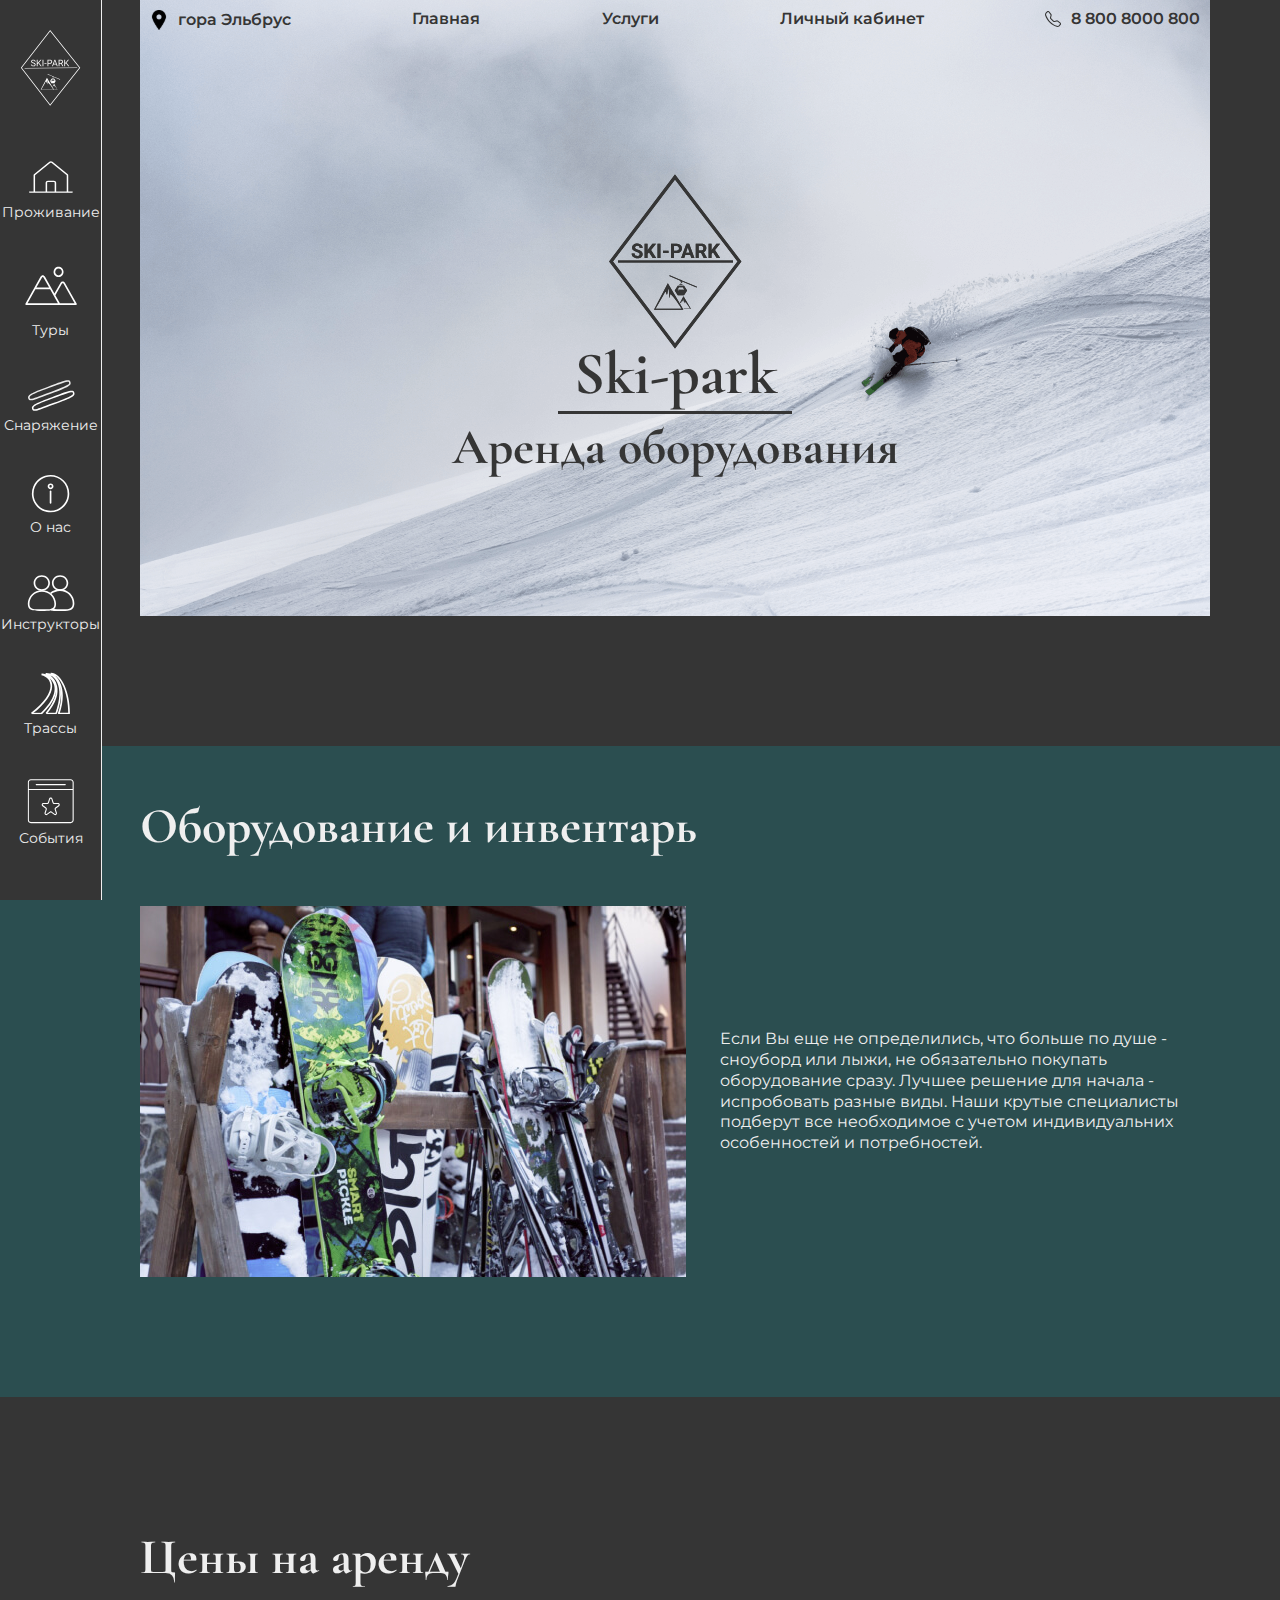
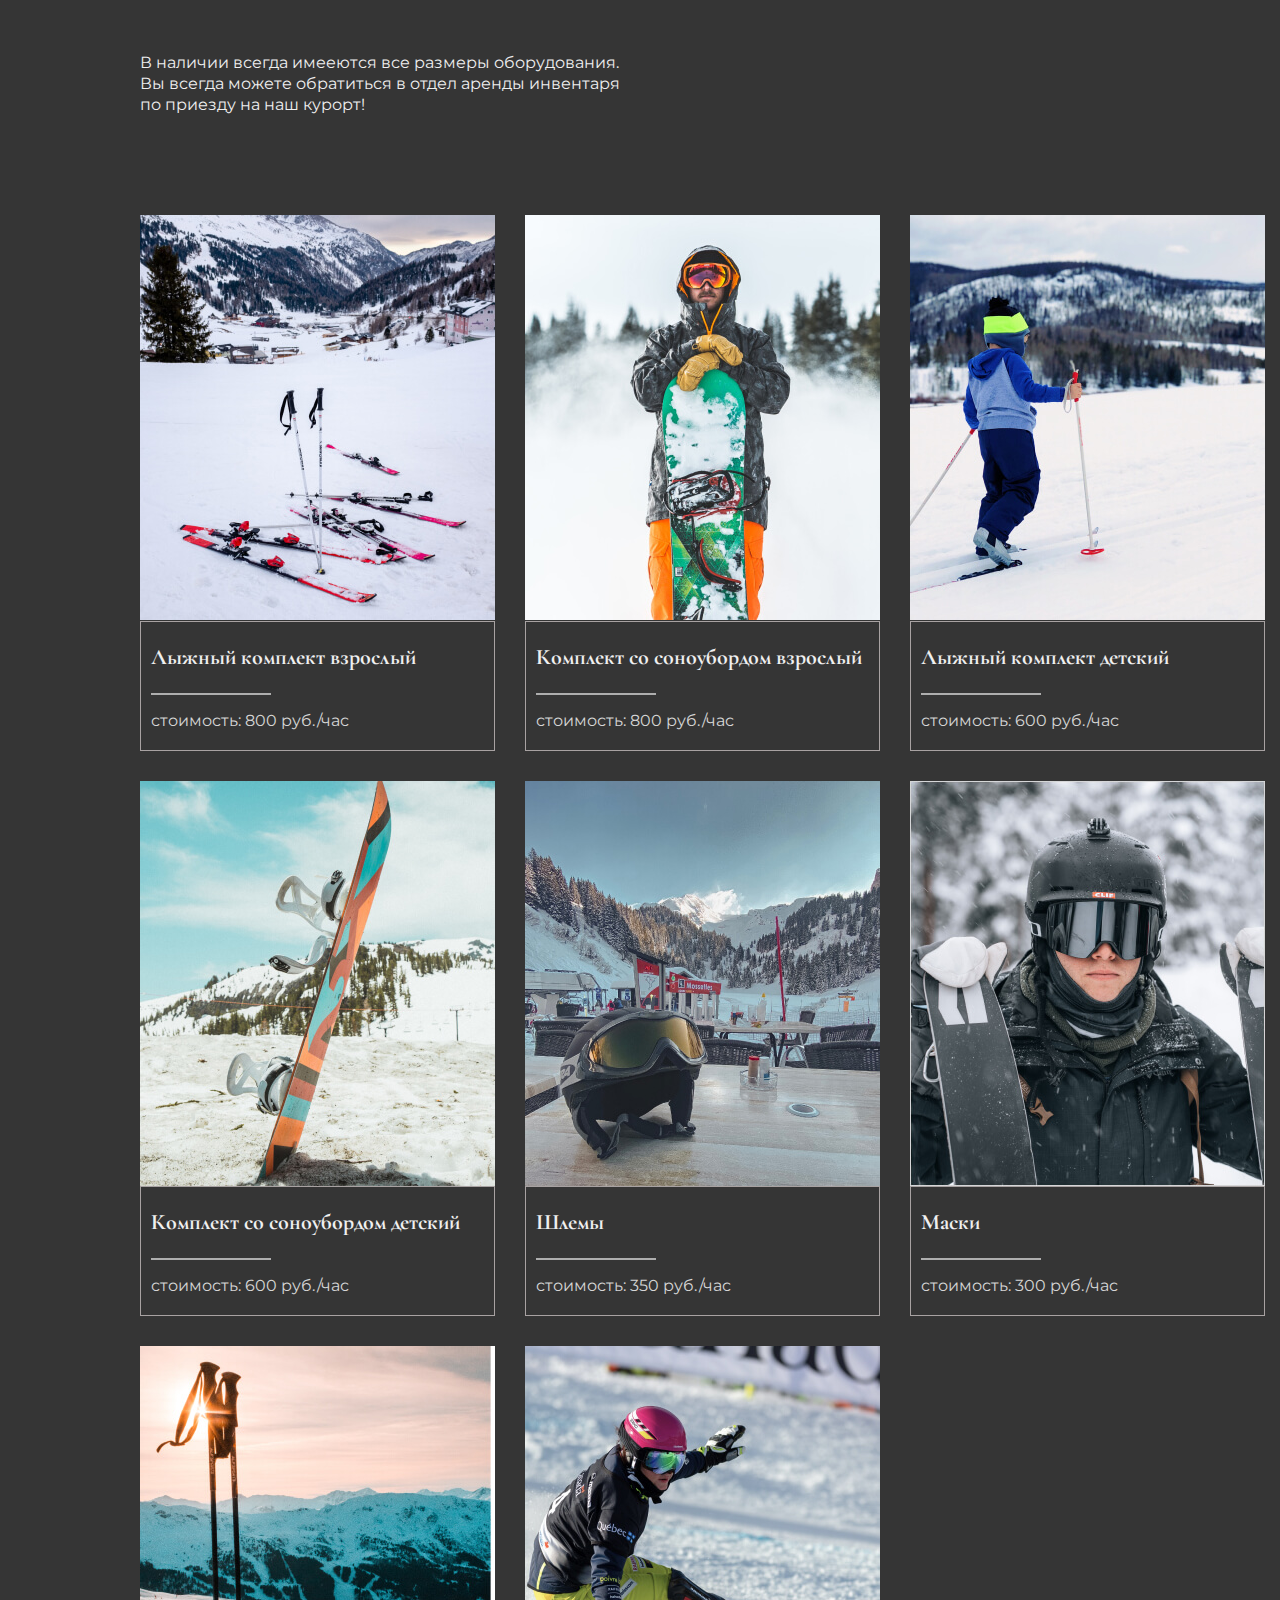
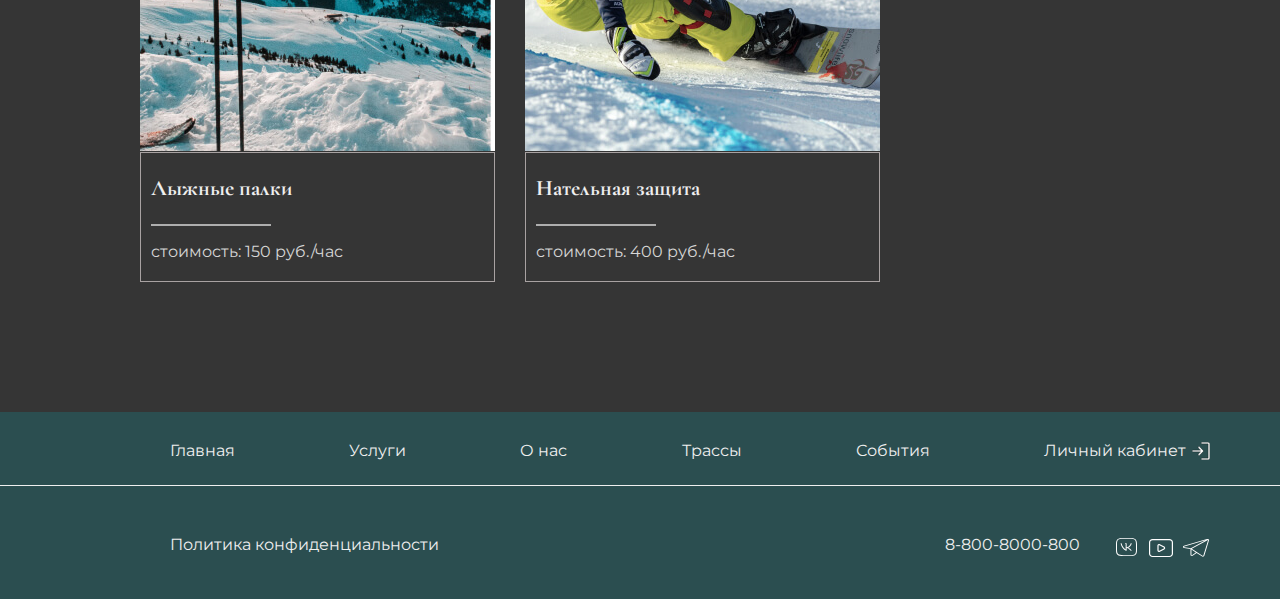
<file: pages/rent-equipment.html>
<!DOCTYPE html>
<html lang="ru">
<head>
    <meta charset="UTF-8">
    <meta http-equiv="X-UA-Compatible" content="IE=edge">
    <meta name="viewport" content="width=device-width, initial-scale=1.0">
    <title>Аренда оборудования</title>

    <!-- подключаем шрифты -->
    <link rel="preconnect" href="https://fonts.googleapis.com">
    <link rel="preconnect" href="https://fonts.gstatic.com" crossorigin>
    <link href="https://fonts.googleapis.com/css2?family=Cormorant+Garamond:wght@700&family=Montserrat:wght@300;400;500;600&display=swap" rel="stylesheet"> 

    <!-- подключаем стили: -->
    <link rel="stylesheet" href="../styles/normalize.css">
    <link rel="shortcut icon" href="../images/icons/favicon.ico" type="image/x-icon">
    <link rel="stylesheet" href="../styles/hamburgers.css">
    <link rel="stylesheet" href="../styles/style.css">
    <link rel="stylesheet" href="../styles/media.css">
</head>

<body>
    <nav class="sidebar">
        <ul class="sidebar__column flex">
            <li class="sidebar__item sidebar__item--first">
                <a href="../index.html">
                    <svg width="61" height="96" viewBox="0 0 66 83" fill="none" xmlns="http://www.w3.org/2000/svg">
                        <path fill-rule="evenodd" clip-rule="evenodd" d="M32.6309 0.315918L65.1855 41.3263L32.6309 82.3366L0.921875 41.3263L32.6309 0.315918ZM32.6395 1.66443L1.97315 41.3263L32.6395 80.9881L64.1237 41.3263L32.6395 1.66443Z" fill="white"/>
                        <g clip-path="url(#clip0_845_75)">
                        <path d="M35.2461 61.5418L35.4533 61.8983L35.8363 61.2325C35.8363 61.2325 36.457 59.8588 36.4931 60.7503C36.6979 61.5776 36.804 60.7032 36.804 60.7032C36.8383 60.6051 37.0649 58.5521 37.1641 60.8408C37.2635 63.128 37.3952 60.9358 37.4701 60.9945C38.6155 61.8948 40.1439 64.4683 40.1439 64.4683H36.9478L37.0667 64.6726H40.5176L36.8767 58.4116L35.2461 61.5418Z" fill="white"/>
                        <path d="M34.4664 61.0894L34.1669 60.5742L29.1502 51.9521L22.3008 65.1028H31.8081H36.8003L36.628 64.8064L34.4664 61.0894ZM32.4015 64.6725H32.0327H23.0515L26.9647 57.8784C26.9647 57.8784 28.2706 54.9927 28.3437 56.8643C28.7749 58.6017 28.9984 56.7653 28.9984 56.7653C29.0702 56.5604 29.545 52.2467 29.755 57.0532C29.9654 61.8601 30.2395 57.2528 30.3976 57.3767C31.4889 58.2361 32.7463 59.8182 33.7944 61.2896C33.8977 61.4358 34.0002 61.5807 34.1001 61.724C35.207 63.3155 36.0132 64.6725 36.0132 64.6725H32.4015Z" fill="white"/>
                        <path d="M32.5586 55.6007L34.0853 57.9988H37.1383L38.6653 55.6007L37.1383 53.2026H34.0853L32.5586 55.6007ZM34.8231 55.8208H34.0208V55.601H34.8231V55.8208ZM36.5813 53.9699L37.3098 55.2499H33.9141L34.6422 53.9699H36.5813Z" fill="white"/>
                        <path d="M36.3753 52.4126H34.8438V52.819H36.3753V52.4126Z" fill="white"/>
                        <path d="M36.0619 50.6158L36.0945 50.5514L35.0062 50.1044L34.9795 50.1572L30.0436 48.0693L29.8516 48.4428L34.7924 50.5328L34.7893 50.5382L35.0184 50.6321L34.9934 50.6884L35.8865 51.4988L35.3431 51.9913L35.5691 52.196L36.3378 51.4988L35.6918 50.9132L43.3747 54.1631L43.5664 53.7897L36.0619 50.6158Z" fill="white"/>
                        </g>
                        <path fill-rule="evenodd" clip-rule="evenodd" d="M61.8697 41.5019L4.99258 41.9965L4.98828 41.502L61.8654 41.0074L61.8697 41.5019Z" fill="white"/>
                        <path d="M15.9856 37.8437C15.9856 37.6795 15.9598 37.5346 15.9083 37.409C15.86 37.2803 15.773 37.1643 15.6475 37.0613C15.5251 36.9583 15.3544 36.86 15.1355 36.7667C14.9198 36.6733 14.6461 36.5783 14.3144 36.4817C13.9666 36.3787 13.6527 36.2644 13.3726 36.1388C13.0924 36.01 12.8525 35.8635 12.6529 35.6993C12.4533 35.535 12.3003 35.3467 12.1941 35.1342C12.0878 34.9216 12.0347 34.6785 12.0347 34.4048C12.0347 34.1311 12.091 33.8784 12.2037 33.6465C12.3164 33.4147 12.4774 33.2135 12.6867 33.0428C12.8992 32.8689 13.152 32.7337 13.445 32.6371C13.738 32.5405 14.0649 32.4922 14.4255 32.4922C14.9536 32.4922 15.4011 32.5936 15.7682 32.7965C16.1385 32.9961 16.4202 33.2585 16.6134 33.5837C16.8066 33.9057 16.9032 34.2503 16.9032 34.6174H15.9759C15.9759 34.3533 15.9195 34.1199 15.8068 33.917C15.6941 33.7109 15.5235 33.5499 15.2949 33.434C15.0663 33.3149 14.7765 33.2553 14.4255 33.2553C14.0938 33.2553 13.8201 33.3052 13.6044 33.405C13.3887 33.5049 13.2277 33.6401 13.1214 33.8108C13.0184 33.9814 12.9669 34.1762 12.9669 34.3952C12.9669 34.5433 12.9974 34.6785 13.0586 34.8009C13.123 34.92 13.2212 35.0311 13.3532 35.1342C13.4885 35.2372 13.6591 35.3322 13.8652 35.4191C14.0745 35.5061 14.3241 35.5898 14.6139 35.6703C15.0131 35.783 15.3577 35.9086 15.6475 36.047C15.9373 36.1855 16.1755 36.3416 16.3623 36.5155C16.5523 36.6862 16.6923 36.881 16.7825 37.0999C16.8759 37.3157 16.9226 37.5604 16.9226 37.8341C16.9226 38.1207 16.8646 38.3799 16.7487 38.6117C16.6328 38.8435 16.4669 39.0416 16.2512 39.2058C16.0355 39.37 15.7763 39.4972 15.4736 39.5873C15.1741 39.6743 14.8393 39.7178 14.469 39.7178C14.1437 39.7178 13.8234 39.6727 13.5078 39.5825C13.1955 39.4924 12.9105 39.3571 12.6529 39.1768C12.3985 38.9965 12.1941 38.7743 12.0395 38.5103C11.8882 38.243 11.8125 37.9339 11.8125 37.5829H12.7398C12.7398 37.8244 12.7865 38.0321 12.8799 38.206C12.9733 38.3766 13.1005 38.5183 13.2615 38.631C13.4257 38.7437 13.6108 38.8274 13.8169 38.8822C14.0262 38.9337 14.2436 38.9595 14.469 38.9595C14.7942 38.9595 15.0695 38.9144 15.2949 38.8242C15.5203 38.7341 15.6909 38.6053 15.8068 38.4378C15.926 38.2704 15.9856 38.0724 15.9856 37.8437Z" fill="#FFFEFE"/>
                        <path d="M19.0429 32.5888V39.6212H18.1107V32.5888H19.0429ZM23.2884 32.5888L20.3663 35.8683L18.7241 37.5733L18.5696 36.5783L19.806 35.2163L22.1679 32.5888H23.2884ZM22.39 39.6212L19.7867 36.1919L20.3421 35.4529L23.5009 39.6212H22.39Z" fill="#FFFEFE"/>
                        <path d="M25.3218 32.5888V39.6212H24.3896V32.5888H25.3218Z" fill="#FFFEFE"/>
                        <path d="M28.7414 36.2644V36.9985H26.3844V36.2644H28.7414Z" fill="#FFFEFE"/>
                        <path d="M32.3445 36.8633H30.4657V36.105H32.3445C32.7084 36.105 33.003 36.047 33.2284 35.9311C33.4538 35.8152 33.618 35.6542 33.721 35.4481C33.8273 35.242 33.8804 35.007 33.8804 34.7429C33.8804 34.5014 33.8273 34.2744 33.721 34.0619C33.618 33.8494 33.4538 33.6787 33.2284 33.5499C33.003 33.4179 32.7084 33.3519 32.3445 33.3519H30.683V39.6212H29.7508V32.5888H32.3445C32.8758 32.5888 33.325 32.6806 33.692 32.8641C34.0591 33.0476 34.3376 33.302 34.5276 33.6272C34.7176 33.9492 34.8126 34.3179 34.8126 34.7333C34.8126 35.1841 34.7176 35.5688 34.5276 35.8876C34.3376 36.2064 34.0591 36.4495 33.692 36.6169C33.325 36.7812 32.8758 36.8633 32.3445 36.8633Z" fill="#FFFEFE"/>
                        <path d="M37.9279 33.2118L35.5999 39.6212H34.6484L37.329 32.5888H37.9424L37.9279 33.2118ZM39.8792 39.6212L37.5463 33.2118L37.5318 32.5888H38.1452L40.8355 39.6212H39.8792ZM39.7584 37.0178V37.781H35.8076V37.0178H39.7584Z" fill="#FFFEFE"/>
                        <path d="M41.7773 32.5888H44.1054C44.6334 32.5888 45.0794 32.6693 45.4432 32.8303C45.8103 32.9913 46.0888 33.2296 46.2788 33.5451C46.472 33.8574 46.5686 34.2422 46.5686 34.6995C46.5686 35.0215 46.5026 35.3161 46.3706 35.5833C46.2418 35.8474 46.055 36.0728 45.8103 36.2595C45.5688 36.4431 45.279 36.5799 44.9409 36.6701L44.6801 36.7715H42.4922L42.4825 36.0132H44.1343C44.4692 36.0132 44.7477 35.9552 44.9699 35.8393C45.1921 35.7202 45.3595 35.5608 45.4722 35.3612C45.5849 35.1615 45.6413 34.941 45.6413 34.6995C45.6413 34.429 45.5881 34.1923 45.4819 33.9895C45.3756 33.7866 45.2082 33.6304 44.9796 33.521C44.7542 33.4083 44.4628 33.3519 44.1054 33.3519H42.7095V39.6212H41.7773V32.5888ZM45.8876 39.6212L44.1778 36.4334L45.1486 36.4286L46.8826 39.5632V39.6212H45.8876Z" fill="#FFFEFE"/>
                        <path d="M48.8049 32.5888V39.6212H47.8727V32.5888H48.8049ZM53.0504 32.5888L50.1283 35.8683L48.4861 37.5733L48.3315 36.5783L49.568 35.2163L51.9298 32.5888H53.0504ZM52.152 39.6212L49.5487 36.1919L50.1041 35.4529L53.2629 39.6212H52.152Z" fill="#FFFEFE"/>
                        <defs>
                        <clipPath id="clip0_845_75">
                        <rect width="21.2671" height="19.2888" fill="white" transform="translate(22.3008 46.9419)"/>
                        </clipPath>
                        </defs>
                    </svg>                                                  
                </a>
            </li>
            <li class="sidebar__item">
                    <a href="../pages/rent-house.html"> 
                        <svg class="sidebar__img" width="50" height="43" viewBox="0 0 50 43" fill="none" xmlns="http://www.w3.org/2000/svg">
                            <path d="M46.004 35.3813H42.2355V19.3927C42.2364 19.1179 42.1715 18.846 42.0449 18.5948C41.9182 18.3436 41.7328 18.1187 41.5007 17.9347L26.4266 5.87284C26.0098 5.53752 25.4653 5.35156 24.9004 5.35156C24.3354 5.35156 23.7909 5.53752 23.3741 5.87284L8.30005 17.9347C8.06791 18.1187 7.88248 18.3436 7.75586 18.5948C7.62924 18.846 7.56427 19.1179 7.56519 19.3927V35.3813H3.79667C3.59678 35.3813 3.40507 35.4511 3.26372 35.5754C3.12238 35.6997 3.04297 35.8683 3.04297 36.044C3.04297 36.2198 3.12238 36.3884 3.26372 36.5126C3.40507 36.6369 3.59678 36.7068 3.79667 36.7068H46.004C46.2039 36.7068 46.3956 36.6369 46.537 36.5126C46.6783 36.3884 46.7577 36.2198 46.7577 36.044C46.7577 35.8683 46.6783 35.6997 46.537 35.5754C46.3956 35.4511 46.2039 35.3813 46.004 35.3813ZM9.07259 19.3927C9.07277 19.302 9.09468 19.2123 9.13689 19.1295C9.17909 19.0467 9.24064 18.9727 9.31755 18.9122L24.3916 6.85038C24.5305 6.73861 24.712 6.67662 24.9004 6.67662C25.0887 6.67662 25.2702 6.73861 25.4091 6.85038L40.4832 18.9122C40.5601 18.9727 40.6216 19.0467 40.6638 19.1295C40.706 19.2123 40.7279 19.302 40.7281 19.3927V35.3813H30.1763V26.7657C30.1763 26.2384 29.9381 25.7327 29.514 25.3598C29.09 24.9869 28.5149 24.7775 27.9152 24.7775H21.8855C21.2859 24.7775 20.7107 24.9869 20.2867 25.3598C19.8627 25.7327 19.6244 26.2384 19.6244 26.7657V35.3813H9.07259V19.3927ZM28.6689 35.3813H21.1318V26.7657C21.1318 26.5899 21.2112 26.4213 21.3526 26.2971C21.4939 26.1728 21.6856 26.1029 21.8855 26.1029H27.9152C28.1151 26.1029 28.3068 26.1728 28.4481 26.2971C28.5895 26.4213 28.6689 26.5899 28.6689 26.7657V35.3813Z" fill="white"/>
                        </svg>                                                                                                                                                             
                    Проживание
                </a>
                
            </li>
            <li class="sidebar__item">
                <a href="../pages/tours.html">
                    <svg class="sidebar__img" width="54" height="57" viewBox="0 0 54 57" fill="none" xmlns="http://www.w3.org/2000/svg">
                        <path d="M34.5563 17.1232C35.5432 17.1232 36.508 16.8168 37.3286 16.2428C38.1492 15.6688 38.7888 14.8529 39.1665 13.8984C39.5441 12.9438 39.643 11.8934 39.4504 10.8801C39.2579 9.86675 38.7826 8.93593 38.0848 8.20535C37.3869 7.47477 36.4977 6.97724 35.5298 6.77567C34.5618 6.5741 33.5585 6.67756 32.6467 7.07294C31.7349 7.46833 30.9555 8.1379 30.4072 8.99697C29.8589 9.85604 29.5662 10.866 29.5662 11.8992C29.5717 13.2829 30.0992 14.6084 31.0338 15.5868C31.9685 16.5652 33.2345 17.1174 34.5563 17.1232ZM34.5563 8.41661C35.2142 8.41661 35.8574 8.62086 36.4045 9.00354C36.9515 9.38621 37.3779 9.93013 37.6297 10.5665C37.8815 11.2029 37.9474 11.9031 37.819 12.5787C37.6907 13.2542 37.3738 13.8748 36.9086 14.3618C36.4433 14.8489 35.8506 15.1806 35.2053 15.3149C34.56 15.4493 33.8911 15.3804 33.2832 15.1168C32.6753 14.8532 32.1558 14.4068 31.7902 13.8341C31.4247 13.2614 31.2296 12.588 31.2296 11.8992C31.2296 10.9756 31.5801 10.0898 32.2039 9.43665C32.8278 8.78353 33.674 8.41661 34.5563 8.41661V8.41661ZM52.7283 43.6782L40.8562 22.6954C40.6389 22.3022 40.3266 21.9758 39.9507 21.7488C39.5748 21.5219 39.1485 21.4024 38.7146 21.4024C38.2807 21.4024 37.8544 21.5219 37.4785 21.7488C37.1027 21.9758 36.7904 22.3022 36.5731 22.6954L30.4187 33.5568L20.896 16.6225C20.6787 16.2294 20.3665 15.9029 19.9906 15.676C19.6147 15.4491 19.1884 15.3296 18.7545 15.3296C18.3206 15.3296 17.8943 15.4491 17.5184 15.676C17.1425 15.9029 16.8303 16.2294 16.6129 16.6225L1.41413 43.6782C1.33365 43.8069 1.28908 43.9566 1.2854 44.1104C1.28173 44.2642 1.31911 44.4161 1.39334 44.5489C1.47003 44.6795 1.57688 44.7878 1.70404 44.8639C1.83121 44.94 1.97461 44.9813 2.12105 44.9842H52.0214C52.1678 44.9813 52.3112 44.94 52.4384 44.8639C52.5656 44.7878 52.6724 44.6795 52.7491 44.5489C52.8233 44.4161 52.8607 44.2642 52.857 44.1104C52.8534 43.9566 52.8088 43.8069 52.7283 43.6782ZM18.0476 17.515C18.1181 17.3836 18.2207 17.2742 18.345 17.1981C18.4692 17.122 18.6106 17.0819 18.7545 17.0819C18.8984 17.0819 19.0398 17.122 19.164 17.1981C19.2883 17.2742 19.3909 17.3836 19.4614 17.515L25.1376 27.5711H12.3714L18.0476 17.515ZM3.57648 43.2429L11.3942 29.3124H26.1148L33.9325 43.2429H3.57648ZM35.8662 43.2429L31.3751 35.2764L38.0077 23.5878C38.0782 23.4564 38.1809 23.3471 38.3051 23.271C38.4293 23.1949 38.5707 23.1548 38.7146 23.1548C38.8586 23.1548 38.9999 23.1949 39.1242 23.271C39.2484 23.3471 39.351 23.4564 39.4215 23.5878L50.566 43.2429H35.8662Z" fill="white"/>
                        </svg>                                                       
                    Туры
                </a>
            </li>
            <li class="sidebar__item">
                <a href="../pages/rent-equipment.html">
                    <svg class="sidebar__img" width="50" height="34" viewBox="0 0 50 34" fill="none" xmlns="http://www.w3.org/2000/svg">
                        <path fill-rule="evenodd" clip-rule="evenodd" d="M46.9363 15.989C47.0347 15.749 47.0607 15.4253 46.7888 14.6784C46.7573 14.5918 46.7272 14.559 46.6503 14.518C46.5327 14.4554 46.2779 14.3734 45.7968 14.3628C44.8142 14.341 43.3613 14.6199 41.415 15.1959C38.8394 15.9583 35.7163 17.1376 32.1622 18.4797C30.3602 19.1602 28.4473 19.8825 26.4388 20.6135C17.4567 23.8828 12.3579 25.9518 9.65255 27.6044C8.29696 28.4325 7.75912 29.0315 7.55678 29.434C7.40658 29.7328 7.36788 30.0628 7.59819 30.6956C7.70945 31.0013 7.81091 31.1336 7.86889 31.1908C7.91125 31.2325 7.9741 31.2803 8.13309 31.3148C8.55582 31.4063 9.38423 31.3523 11.0128 30.8925C13.0512 30.317 15.8568 29.2637 19.84 27.7684C22.1282 26.9094 24.805 25.9044 27.9482 24.7604C37.4878 21.2883 42.5731 19.223 45.1335 17.6272C46.4121 16.8304 46.81 16.2973 46.9363 15.989ZM28.4612 26.17C47.4366 19.2635 49.482 17.692 48.1984 14.1654C47.1283 11.2254 40.5338 13.7152 31.5582 17.104C29.7672 17.7802 27.8814 18.4922 25.9258 19.204C8.04508 25.712 4.90507 27.682 6.18865 31.2086C7.24096 34.0999 10.092 33.0298 20.4686 29.135C22.7491 28.2791 25.393 27.2867 28.4612 26.17Z" fill="white"/>
                        <path fill-rule="evenodd" clip-rule="evenodd" d="M43.1121 5.48169C43.2104 5.24169 43.2365 4.91798 42.9646 4.17109C42.9331 4.08443 42.903 4.05163 42.8261 4.0107C42.7085 3.94811 42.4537 3.86612 41.9726 3.85546C40.9899 3.8337 39.537 4.11257 37.5908 4.68861C35.0152 5.45095 31.8921 6.63028 28.338 7.97236C26.536 8.65285 24.6231 9.37517 22.6146 10.1062C13.6324 13.3754 8.5337 15.4445 5.82833 17.0971C4.47274 17.9252 3.9349 18.5242 3.73257 18.9267C3.58236 19.2255 3.54366 19.5555 3.77397 20.1883C3.88523 20.494 3.9867 20.6263 4.04467 20.6834C4.08703 20.7252 4.14988 20.773 4.30887 20.8074C4.7316 20.899 5.56002 20.8449 7.18853 20.3852C9.22695 19.8097 12.0326 18.7564 16.0158 17.2611C18.304 16.402 20.9808 15.3971 24.124 14.2531C33.6636 10.781 38.7489 8.71571 41.3093 7.1199C42.5879 6.32303 42.9858 5.79002 43.1121 5.48169ZM24.637 15.6626C43.6124 8.75615 45.6577 7.18467 44.3742 3.65806C43.3041 0.718098 36.7096 3.2079 27.734 6.59667C25.943 7.27288 24.0572 7.98487 22.1016 8.69667C4.22086 15.2047 1.08085 17.1747 2.36443 20.7013C3.41674 23.5925 6.26775 22.5224 16.6444 18.6277C18.9249 17.7717 21.5688 16.7794 24.637 15.6626Z" fill="white" fill-opacity="0.9"/>
                    </svg>                                                                           
                    Снаряжение
                </a>
            </li>
            <li class="sidebar__item">
                <a href="../pages/about.html">
                    <svg class="sidebar__img" width="41" height="41" viewBox="0 0 41 41" fill="none" xmlns="http://www.w3.org/2000/svg">
                        <path fill-rule="evenodd" clip-rule="evenodd" d="M10.1797 5.08919C13.257 3.03302 16.8749 1.93555 20.5759 1.93555H20.5763C25.5384 1.93785 30.2966 3.91006 33.8053 7.41878C37.314 10.9275 39.2862 15.6857 39.2885 20.6478V20.6482C39.2885 24.3492 38.1911 27.9671 36.1349 31.0443C34.0787 34.1216 31.1562 36.5201 27.7369 37.9364C24.3176 39.3527 20.5552 39.7233 16.9253 39.0012C13.2954 38.2792 9.9611 36.497 7.34409 33.88C4.72708 31.263 2.94488 27.9287 2.22285 24.2988C1.50082 20.6689 1.87139 16.9064 3.2877 13.4872C4.70402 10.0679 7.10246 7.14536 10.1797 5.08919ZM20.5755 3.59889C17.2036 3.59897 13.9075 4.59889 11.1038 6.47221C8.3001 8.34561 6.11485 11.0083 4.82443 14.1237C3.53401 17.239 3.19638 20.6671 3.85423 23.9743C4.51208 27.2816 6.13587 30.3195 8.52025 32.7038C10.9046 35.0882 13.9425 36.712 17.2498 37.3699C20.557 38.0277 23.985 37.6901 27.1004 36.3997C30.2157 35.1092 32.8785 32.924 34.7519 30.1202C36.6252 27.3166 37.6251 24.0205 37.6252 20.6486M20.5759 3.59889C25.097 3.6011 29.4323 5.39806 32.6291 8.59494C35.826 11.7918 37.623 16.1271 37.6252 20.6482" fill="white"/>
                        <path fill-rule="evenodd" clip-rule="evenodd" d="M20.5749 12.0906C19.8859 12.0906 19.3274 12.6491 19.3274 13.3381C19.3274 14.0271 19.8859 14.5856 20.5749 14.5856C21.2639 14.5856 21.8224 14.0271 21.8224 13.3381C21.8224 12.6491 21.2639 12.0906 20.5749 12.0906ZM17.6641 13.3381C17.6641 11.7305 18.9673 10.4272 20.5749 10.4272C22.1825 10.4272 23.4858 11.7305 23.4858 13.3381C23.4858 14.9457 22.1825 16.249 20.5749 16.249C18.9673 16.249 17.6641 14.9457 17.6641 13.3381Z" fill="white"/>
                        <path fill-rule="evenodd" clip-rule="evenodd" d="M20.566 17.6045C21.0254 17.6045 21.3977 17.9768 21.3977 18.4362V30.038C21.3977 30.4973 21.0254 30.8697 20.566 30.8697C20.1067 30.8697 19.7344 30.4973 19.7344 30.038V18.4362C19.7344 17.9768 20.1067 17.6045 20.566 17.6045Z" fill="white"/>
                    </svg>
                    О нас
                </a>
            </li>
            <li class="sidebar__item">
                <a href="../pages/intructors.html">
                    <svg class="sidebar__img" width="48" height="36" viewBox="0 0 48 36" fill="none" xmlns="http://www.w3.org/2000/svg">
                        <path fill-rule="evenodd" clip-rule="evenodd" d="M33.0835 14.3C36.7325 14.3 39.5935 11.4547 39.5935 8.06251C39.5935 4.67031 36.7325 1.82497 33.0835 1.82497C29.4345 1.82497 26.5735 4.67031 26.5735 8.06251C26.5735 11.4547 29.4345 14.3 33.0835 14.3ZM33.0835 15.9634C37.5975 15.9634 41.2568 12.426 41.2568 8.06251C41.2568 3.69897 37.5975 0.161621 33.0835 0.161621C28.5695 0.161621 24.9102 3.69897 24.9102 8.06251C24.9102 12.426 28.5695 15.9634 33.0835 15.9634Z" fill="white"/>
                        <path fill-rule="evenodd" clip-rule="evenodd" d="M32.9018 15.9631C29.7417 15.9631 26.4303 17.2644 24.1918 19.1011L23.1367 17.8152C25.6538 15.7499 29.3333 14.2998 32.9018 14.2998C40.8633 14.2998 47.3669 20.5413 47.3669 28.3006C47.3669 30.2314 46.9617 31.7498 46.1432 32.9087C45.3208 34.0733 44.1479 34.7809 42.7948 35.2125C41.4549 35.6398 39.8981 35.8097 38.2431 35.8785C36.9833 35.9308 35.6238 35.9254 34.2249 35.9199C33.7871 35.9182 33.3455 35.9164 32.9018 35.9164C32.4573 35.9164 32.0145 35.9183 31.5747 35.9202C28.7498 35.9321 26.0547 35.9436 23.8957 35.4526L24.2645 33.8307C26.2219 34.2758 28.6949 34.2668 31.549 34.2563C31.9909 34.2547 32.442 34.2531 32.9018 34.2531C33.363 34.2531 33.8159 34.2548 34.2603 34.2566C35.6496 34.2621 36.9556 34.2672 38.174 34.2166C39.7812 34.1497 41.1622 33.9873 42.2894 33.6278C43.4035 33.2724 44.2271 32.7386 44.7845 31.9493C45.3459 31.1543 45.7036 30.0064 45.7036 28.3006C45.7036 21.5138 39.9994 15.9631 32.9018 15.9631Z" fill="white"/>
                        <path fill-rule="evenodd" clip-rule="evenodd" d="M14.7866 14.3C18.4356 14.3 21.2966 11.4547 21.2966 8.06251C21.2966 4.67031 18.4356 1.82497 14.7866 1.82497C11.1376 1.82497 8.27663 4.67031 8.27663 8.06251C8.27663 11.4547 11.1376 14.3 14.7866 14.3ZM14.7866 15.9634C19.3006 15.9634 22.9599 12.426 22.9599 8.06251C22.9599 3.69897 19.3006 0.161621 14.7866 0.161621C10.2726 0.161621 6.61328 3.69897 6.61328 8.06251C6.61328 12.426 10.2726 15.9634 14.7866 15.9634Z" fill="white"/>
                        <path fill-rule="evenodd" clip-rule="evenodd" d="M26.5979 32.1999C27.0578 31.5455 27.4065 30.5255 27.4065 28.8544C27.4065 22.2407 21.8684 16.7952 14.9314 16.7952C7.99444 16.7952 2.45631 22.2407 2.45631 28.8544C2.45631 30.5255 2.80503 31.5455 3.26491 32.1999C3.71637 32.8423 4.40261 33.3141 5.44165 33.6471C6.50735 33.9886 7.85405 34.1543 9.49749 34.2229C10.7409 34.2749 12.0695 34.2696 13.5052 34.264C13.9692 34.2622 14.4443 34.2603 14.9314 34.2603C15.4185 34.2603 15.8936 34.2622 16.3576 34.264C17.7933 34.2696 19.1218 34.2749 20.3653 34.2229C22.0087 34.1543 23.3554 33.9886 24.4211 33.6471C25.4602 33.3141 26.1464 32.8423 26.5979 32.1999ZM16.3218 35.9273C23.4776 35.9557 29.0698 35.9779 29.0698 28.8544C29.0698 21.2756 22.7398 15.1318 14.9314 15.1318C7.12296 15.1318 0.792969 21.2756 0.792969 28.8544C0.792969 35.9779 6.38517 35.9557 13.541 35.9273C13.9984 35.9255 14.4622 35.9236 14.9314 35.9236C15.4005 35.9236 15.8644 35.9255 16.3218 35.9273Z" fill="white"/>
                    </svg>                            
                    Инструкторы
                </a>
            </li>
            <li class="sidebar__item">
                <a href="../pages/slopes.html">
                    <svg class="sidebar__img" width="39" height="43" viewBox="0 0 39 43" fill="none" xmlns="http://www.w3.org/2000/svg">
                        <path fill-rule="evenodd" clip-rule="evenodd" d="M11.0131 42.0649H0.617188V40.8174H11.0131V42.0649Z" fill="white"/>
                        <path fill-rule="evenodd" clip-rule="evenodd" d="M25.566 42.0317H15.5859V40.7842H25.566V42.0317Z" fill="white"/>
                        <path fill-rule="evenodd" clip-rule="evenodd" d="M38.0384 42.065L27.2266 42.0317L27.2305 40.7842L38.0422 40.8175L38.0384 42.065Z" fill="white"/>
                        <path fill-rule="evenodd" clip-rule="evenodd" d="M24.503 12.0752C26.8027 19.2289 24.3279 29.4437 11.1728 42.041L10.0224 40.8396C22.9799 28.4315 24.9337 18.8497 22.9195 12.5843C22.0713 9.94589 20.504 7.82694 18.6566 6.27C20.3677 8.4452 21.3559 11.2778 21.1706 14.6867C20.7829 21.8163 15.2591 31.191 1.12563 42.0987L0.109375 40.7819C14.1296 29.9616 19.1624 20.9835 19.5097 14.5964C19.8506 8.32686 15.6738 4.28863 10.4235 3.16494L10.5503 1.52136C12.9848 1.38267 15.903 2.2754 18.4774 4.04462C21.0646 5.82272 23.3614 8.52396 24.503 12.0752Z" fill="white"/>
                        <path fill-rule="evenodd" clip-rule="evenodd" d="M27.9341 10.2496C30.8453 16.823 31.1707 27.0688 25.9349 41.737L24.3684 41.1778C29.5286 26.7213 29.0846 16.9548 26.4132 10.9232C24.7305 7.12382 22.1571 4.7767 19.4667 3.6223C22.3402 5.86327 24.9806 9.3333 26.059 13.9461C27.701 20.9691 25.6806 30.4318 15.804 41.9975L14.5392 40.9174C24.2069 29.5963 25.9204 20.6597 24.4394 14.3248C22.9496 7.95287 18.1854 4.00108 14.4844 2.7234L14.7085 1.10693C19.5091 0.833456 25.0135 3.65515 27.9341 10.2496Z" fill="white"/>
                        <path fill-rule="evenodd" clip-rule="evenodd" d="M19.3477 2.21848L19.7709 0.65625C22.7154 0.750532 25.4011 2.19093 27.7387 4.51911C30.0732 6.84426 32.1022 10.0928 33.7636 13.9222C37.0869 21.5824 39.0034 31.7167 38.8727 41.9007L37.2095 41.8793C37.3377 31.8927 35.4536 21.9969 32.2377 14.5842C30.6294 10.8771 28.7042 7.82839 26.5649 5.69763C25.8411 4.9768 25.0978 4.36541 24.3377 3.86905C26.4776 5.93648 28.5847 8.84265 30.0103 12.7912C32.4033 19.4193 32.8433 28.8925 28.4342 42.1194L26.8562 41.5934C31.1797 28.6231 30.6806 19.546 28.4458 13.356C26.2103 7.16436 22.2054 3.76925 19.3477 2.21848Z" fill="white"/>
                    </svg>                                        
                    Трассы
                </a>
            </li>
            <li class="sidebar__item">
                <a href="../pages/events.html">
                    <svg class="sidebar__img" width="48" height="48" viewBox="0 0 48 48" fill="none" xmlns="http://www.w3.org/2000/svg">
                        <g clip-path="url(#clip0_845_62)">
                        <path d="M43.643 2.20166H3.84364C2.16135 2.20166 0.792701 3.59123 0.792701 5.29847C0.791519 17.4974 0.790063 33.012 0.789062 43.0597C0.789062 44.7669 2.1578 46.1557 3.84 46.1557H43.6443C45.3266 46.1557 46.6952 44.7669 46.6952 43.0597C46.6951 40.4992 46.6939 9.14219 46.6938 5.29847C46.6939 3.59132 45.3252 2.20166 43.643 2.20166V2.20166ZM3.84364 3.30819H43.643C44.7258 3.30819 45.6069 4.20074 45.6069 5.29856V11.9122H1.87972V5.29856C1.87972 4.20074 2.7608 3.30819 3.84364 3.30819V3.30819ZM43.6444 45.0493H3.84009C2.75725 45.0493 1.87618 44.1568 1.87618 43.0597V13.0222H45.6083V43.0597C45.6083 44.1568 44.7272 45.0493 43.6444 45.0493V45.0493Z" fill="white"/>
                        <path d="M31.0223 25.8991H27.2205C26.9296 25.8991 26.6741 25.7104 26.5843 25.4288L25.4137 21.7549C25.1745 21.0043 24.5192 20.5195 23.7442 20.5195H23.7435C22.9692 20.5195 22.3139 21.0043 22.0746 21.7542L20.9006 25.4295C20.8107 25.7104 20.5552 25.8992 20.265 25.8992H16.4624C15.6875 25.8992 15.0321 26.384 14.7929 27.1339C14.553 27.8837 14.8035 28.6675 15.4305 29.1307L18.5077 31.4064C18.7419 31.58 18.8396 31.8862 18.7504 32.1671L17.5764 35.8424C17.3365 36.5922 17.587 37.3767 18.2133 37.84C18.5269 38.0719 18.8863 38.1879 19.2458 38.1879C19.6047 38.1879 19.9642 38.0719 20.2777 37.84L23.3513 35.5666C23.5884 35.3922 23.9047 35.3929 24.1376 35.5658L27.2056 37.8371C27.8326 38.301 28.643 38.3017 29.27 37.8378C29.897 37.3746 30.1475 36.5902 29.9077 35.8396L28.7349 32.1679C28.6451 31.8863 28.7428 31.5801 28.977 31.4065L32.0549 29.1308C32.6811 28.6676 32.931 27.8832 32.6918 27.1332C32.4519 26.3832 31.7972 25.8991 31.0223 25.8991V25.8991ZM31.4158 28.2359L28.3387 30.5116C27.7216 30.9676 27.4654 31.7708 27.7003 32.5092C27.701 32.5092 27.701 32.5092 27.701 32.5099L28.8745 36.1816C29.0132 36.6182 28.7238 36.8746 28.6317 36.9423C28.539 37.0107 28.2092 37.2118 27.8454 36.9423L24.7767 34.671C24.1603 34.2143 23.3294 34.2143 22.713 34.671L19.6387 36.9452C19.2728 37.2139 18.9451 37.0122 18.8524 36.9452C18.7604 36.8768 18.4703 36.6203 18.6096 36.1845L19.7844 32.5092C20.0194 31.7708 19.7632 30.9676 19.146 30.5116L16.0689 28.2359C15.7051 27.9665 15.7915 27.5862 15.8261 27.476C15.8615 27.3651 16.0115 27.0055 16.4623 27.0055H20.2649C21.0278 27.0055 21.698 26.5092 21.9337 25.7709L23.1078 22.0956C23.2473 21.6598 23.6294 21.6259 23.7434 21.6259H23.7441C23.8574 21.6259 24.2402 21.6598 24.3797 22.0962L25.5502 25.77C25.7859 26.5091 26.4567 27.0054 27.2204 27.0054H31.0222C31.4731 27.0054 31.6224 27.3649 31.6578 27.4752C31.6933 27.5855 31.7796 27.9665 31.4158 28.2359V28.2359Z" fill="white"/>
                        <path d="M9.20757 8.16503H38.2779C38.578 8.16503 38.8214 7.91726 38.8214 7.61181C38.8214 7.30636 38.578 7.05859 38.2779 7.05859H9.20757C8.90748 7.05859 8.66406 7.30636 8.66406 7.61181C8.66406 7.91726 8.90748 8.16503 9.20757 8.16503V8.16503Z" fill="white"/>
                        </g>
                        <defs>
                        <clipPath id="clip0_845_62">
                        <rect width="46.5736" height="47.4053" fill="none" transform="translate(0.457031 0.476074)"/>
                        </clipPath>
                        </defs>
                    </svg>                            
                    События
                </a>
            </li>
        </ul>
    </nav>

    <div class="container">
        <header class="section-margin page-header page-header--rent-equipment-banner">
            <button class="page-header__toggle hamburger hamburger--collapse" type="button" onclick="this.classList.toggle('is-active')">
                <span class="hamburger-box">
                  <span class="hamburger-inner"></span>
                </span>
              </button>
            <nav class="page-header__col-menu">
                <ul class="page-header__col-list">
                    <li class="page-header__col-item"><a href="../index.html">Главная страница</a></li>
                    <li class="page-header__col-item"><a href="services.html">Услуги</a></li>
                    <li class="page-header__col-item"><a href="about.html">О нас</a></li>
                    <li class="page-header__col-item"><a href="rent-house.html">Проживание</a></li>
                    <li class="page-header__col-item"><a href="tours.html">Горнолыжные туры</a></li>
                    <li class="page-header__col-item"><a href="rent-equipment.html">Аренда снаряжения</a></li>
                    <li class="page-header__col-item"><a href="intructors.html">Занятия с инструкторами</a></li>
                    <li class="page-header__col-item"><a href="slopes.html">Трассы</a></li>
                    <li class="page-header__col-item"><a href="events.html">События</a></li>
                    <li class="page-header__col-item"><a href="#popup-invite">Личный кабинет</a></li>
                </ul>
                <a class="btn btn--primary page-header__btn" href="#popup">Заказать звонок</a>
            </nav>
            <nav class="page-header__nav">
                <ul class="main-menu flex-sb">
                    <li class="main-menu__item">
                        <a class="flex-ai-center" href="about.html#map">
                            <img src="../images/icons/header-map.svg" alt="">
                            гора Эльбрус
                        </a>
                    </li>
                    <li class="main-menu__item">
                        <a href="../index.html">Главная</a>
                    </li>
                    <li class="main-menu__item">
                        <a href="services.html">Услуги</a>
                    </li>
                    <li class="main-menu__item">
                        <a href="#popup-invite">Личный кабинет</a>
                    </li>
                    <li class="main-menu__item">
                        <a class="flex-ai-center" href="tel:+78008000800">
                            <img src="../images/icons/header-tel.svg" alt="">
                            8 800 8000 800
                        </a>
                    </li>
                </ul>
            </nav>
            <div class="page-header__main-content">
                <img class="page-header__logo" src="../images/logo-header.svg" alt="">
                <h1 class="title">Ski-park</h1>
                <h2 class="page-header__heading">Аренда оборудования</h2>
            </div>
        </header>
    </div>

    <div class="page-rent-equipment">
        <section class="equipment-benefits section-margin section-padding">
            <div class="container padding-left adapted__container">
                <h2 class="section-title">Оборудование и инвентарь</h2>
                <div class="equipment-benefits__content flex-sb flex-ai-center">
                    <img src="../images/equipment-benefits.jpg" alt="">
                    <p class="medium-text">Если Вы еще не определились, что больше по душе - сноуборд
                        или лыжи, не обязательно покупать оборудование сразу. Лучшее решение для 
                        начала - испробовать разные виды. Наши крутые специалисты подберут все 
                        необходимое с учетом индивидуальних особенностей и потребностей.
                    </p>
                </div>            
            </div>      
        </section>

        <section class="equipment-price section-margin">
            <div class="container padding-left adapted__container">
                <h2 class="section-title">Цены на аренду</h2>
                <p class="medium-text equipment-price__descr">В наличии всегда имееются все размеры оборудования. <br>
                    Вы всегда можете обратиться в отдел аренды инвентаря по приезду на наш курорт!</p>
                <div class="equipment-price__content">
                    <div class="equipment-price__item">
                        <img src="../images/price-equipment-1.jpg" alt="">
                        <div class="equipment-price__text">
                            <h3 class="equipment-price__subtitle section-subtitle">Лыжный комплект взрослый</h3>
                            <div class="equipment-price__line"></div>
                            <p class="medium-text">стоимость: 800 руб./час</p>
                        </div>    
                    </div>  
                    <div class="equipment-price__item">
                        <img src="../images/price-equipment-2.jpg" alt="">
                        <div class="equipment-price__text">
                            <h3 class="equipment-price__subtitle section-subtitle">Комплект со соноубордом взрослый</h3>
                            <div class="equipment-price__line"></div>
                            <p class="medium-text">стоимость: 800 руб./час</p>
                        </div>    
                    </div>  
                    <div class="equipment-price__item">
                        <img src="../images/price-equipment-3.jpg" alt="">
                        <div class="equipment-price__text">
                            <h3 class="equipment-price__subtitle section-subtitle">Лыжный комплект детский</h3>
                            <div class="equipment-price__line"></div>
                            <p class="medium-text">стоимость: 600 руб./час</p>
                        </div>    
                    </div> 
                    <div class="equipment-price__item">
                        <img src="../images/price-equipment-4.jpg" alt="">
                        <div class="equipment-price__text">
                            <h3 class="equipment-price__subtitle section-subtitle">Комплект со соноубордом детский</h3>
                            <div class="equipment-price__line"></div>
                            <p class="medium-text">стоимость: 600 руб./час</p>
                        </div>    
                    </div>
                    <div class="equipment-price__item">
                        <img src="../images/price-equipment-5.jpg" alt="">
                        <div class="equipment-price__text">
                            <h3 class="equipment-price__subtitle section-subtitle">Шлемы</h3>
                            <div class="equipment-price__line"></div>
                            <p class="medium-text">стоимость: 350 руб./час</p>
                        </div>    
                    </div>
                    <div class="equipment-price__item">
                        <img src="../images/price-equipment-6.jpg" alt="">
                        <div class="equipment-price__text">
                            <h3 class="equipment-price__subtitle section-subtitle">Маски</h3>
                            <div class="equipment-price__line"></div>
                            <p class="medium-text">стоимость: 300 руб./час</p>
                        </div>    
                    </div>
                    <div class="equipment-price__item">
                        <img src="../images/price-equipment-7.jpg" alt="">
                        <div class="equipment-price__text">
                            <h3 class="equipment-price__subtitle section-subtitle">Лыжные палки</h3>
                            <div class="equipment-price__line"></div>
                            <p class="medium-text">стоимость: 150 руб./час</p>
                        </div>    
                    </div>
                    <div class="equipment-price__item">
                        <img src="../images/price-equipment-8.jpg" alt="">
                        <div class="equipment-price__text">
                            <h3 class="equipment-price__subtitle section-subtitle">Нательная защита</h3>
                            <div class="equipment-price__line"></div>
                            <p class="medium-text">стоимость: 400 руб./час</p>
                        </div>    
                    </div>                        
                </div>            
            </div>      
        </section>
    </div>

    <!--  Модальные окна -->

    <div id="popup" class="feedback-form-modal">
        <a href="#sidebar" class="feedback-form-modal__area"></a>
        <div class="feedback-form-modal__body">
            <div class="feedback-form-modal__content">
                <a href="#sidebar" class="feedback-form-modal__close"><img src="../images/icons/close-icon.svg" alt=""></a>
                <form class="feedback-form feedback-form-modal__header" action="#popup-submit">
                    <h3 class="feedback-form__title ">Мы перезвоним Вам в течении нескольких минут</h3>
                    <div class="feedback-form__input">
                        <input class="feedback-form__item " type="text" placeholder="Имя, Фамилия"  required>     
                    </div> 
                    <div class="feedback-form__opposite flex-sb">
                        <div class="feedback-form__input">     
                            <input class="feedback-form__item feedback-form__item--mod-size" type="email" placeholder="Электронная почта" required>
                        </div> 
                        <div class="feedback-form__input">
                            <input class="feedback-form__item feedback-form__item--mod-size" type="tel" placeholder="Телефон" required>
                        </div>
                    </div>
                    <div class="feedback-form__input">                
                        <textarea class="feedback-form__item feedback-form__item--textarea medium-text" name="" placeholder="Введите сообщение" required></textarea>
                    </div>
                    <div class="feedback-form__row-submit flex-sb flex-ai-center">
                        <button class="btn btn--secondary feedback-form__btn">Заказать звонок</button>
                        <label class="feedback-form__terms flex checkbox">
                            <input class="checkbox__input" type="checkbox" checked>
                            <p class="checkbox__text">Согласие на обработку персональных данных</p>           
                        </label>                           
                    </div>
                    
                </form>
            </div>
        </div>
    </div>


    <div id="popup-submit" class="feedback-form-modal feedback-form-modal--submit">
        <a href="#sidebar" class="feedback-form-modal__area"></a>
        <div class="feedback-form-modal__body">
            <div class="feedback-form-modal__content-sub">
                <a href="#sidebar" class="feedback-form-modal__close"><img src="../images/icons/close-icon.svg" alt=""></a>
                <form class="feedback-form feedback-form-modal__header" action="#sidebar">
                    <h3 class="feedback-form__title">Ваша заявка успешно отправлена. <br> Наш менеджер свяжется с Вами в ближайшее время.</h3>               
                    <div class="feedback-form__row-submit">
                        <button class="btn btn--secondary feedback-form__btn">Закрыть</button>
                    </div>                
                </form>
            </div>
        </div>
    </div>
    
    <div id="popup-invite" class="feedback-form-modal">
        <a href="#sidebar" class="feedback-form-modal__area"></a>
        <div class="feedback-form-modal__body">
            <div class="feedback-form-modal__content">
                <a href="#sidebar" class="feedback-form-modal__close"><img src="../images/icons/close-icon.svg" alt=""></a>
                <form class="feedback-form feedback-form-modal__header" action="account.html">
                    <h3 class="feedback-form__title">Войти</h3>
                    <div class="feedback-form__input">
                        <input class="feedback-form__item " type="text" placeholder="email/логин" required>     
                    </div> 
                      <div class="feedback-form__input">
                        <input class="feedback-form__item " type="password" placeholder="Пароль" required>     
                    </div> 
                    <div class="feedback-form__row-submit flex-sb flex-ai-center">
                        <button class="btn btn--secondary feedback-form__btn">Войти</button>
                        <label class="feedback-form__terms flex checkbox">
                            <input class="checkbox__input" type="checkbox" required>
                            <p class="checkbox__text tiny-text--grey">Запомнить меня</p>           
                        </label>                           
                    </div>
                    <div class="popup-invite__link small-text--grey flex-sb">
                        <a class="small-text--grey" href="#popup-forget">Забыли пароль? </a>
                        <a class="small-text--grey" href="#popup-registration"> Регистрация</a>
                    </div>
                </form>
            </div>
        </div>
    </div>
    <div id="popup-registration" class="feedback-form-modal">
        <a href="#sidebar" class="feedback-form-modal__area"></a>
        <div class="feedback-form-modal__body">
            <div class="feedback-form-modal__content modal-registration">
                <a href="#sidebar" class="feedback-form-modal__close"><img src="../images/icons/close-icon.svg" alt=""></a>
                <form class="feedback-form feedback-form-modal__header" action="#popup-submit-reg">
                    <h3 class="feedback-form__title">Регистрация</h3>
                    <div class="feedback-form__input">
                        <input class="feedback-form__item " type="text" placeholder="email/логин" required>     
                    </div> 
                    <div class="feedback-form__input">
                        <input class="feedback-form__item " type="password" placeholder="Пароль" required>     
                    </div> 
                    <div class="feedback-form__input">
                        <input class="feedback-form__item " type="password" placeholder="Повторите пароль" required>     
                    </div> 
                    <div class="feedback-form__row-submit feedback-form__row-submit--reg flex-col">
                        <label class="feedback-form__terms flex checkbox">
                            <input class="checkbox__input" type="checkbox" required>
                            <p class="checkbox__text checkbox__text--reg tiny-text--grey">Даю согласие на обработку персональных даннных</p>           
                        </label>  
                        <button class="btn btn--primary feedback-form__btn feedback-form__btn--reg">Регистрация</button>                         
                    </div>
                </form>
            </div>
        </div>
    </div>
    <div id="popup-submit-reg" class="feedback-form-modal feedback-form-modal--submit">
        <a href="#sidebar" class="feedback-form-modal__area"></a>
        <div class="feedback-form-modal__body ">
            <div class="feedback-form-modal__content-sub thanks-for reg__window">
                <a href="#sidebar" class="feedback-form-modal__close"><img src="../images/icons/close-icon.svg" alt=""></a>
                <form class="feedback-form feedback-form-modal__header thanks-for" action="#sidebar">
                    <h3 class="feedback-form__title">Спасибо за регистрацию!</h3>               
                    <div class="feedback-form__row-submit thanks__button">
                        <button class="btn btn--secondary feedback-form__btn">Закрыть</button>
                    </div>                
                </form>
            </div>
        </div>
    </div>
    <div id="popup-forget" class="feedback-form-modal">
        <a href="#sidebar" class="feedback-form-modal__area"></a>
        <div class="feedback-form-modal__body">
            <div class="feedback-form-modal__content">
                <a href="#sidebar" class="feedback-form-modal__close"><img src="../images/icons/close-icon.svg" alt=""></a>
                <form class="feedback-form feedback-form-modal__header" action="#popup-submit-forget">
                    <h3 class="feedback-form__title">Восстановить пароль</h3>
                    <div class="feedback-form__input">
                        <input class="feedback-form__item" type="text" placeholder="email/телефон" required>
                    </div>
                    <div class="popup-forget__link feedback-form__row-submit flex-sb flex-ai-center">
                        <button class="btn btn--primary feedback-form__btn">Восстановить</button>                         
                    </div>
                </form>
            </div>
        </div>
    </div>
    <div id="popup-submit-forget" class="feedback-form-modal feedback-form-modal--submit">
        <a href="#sidebar" class="feedback-form-modal__area"></a>
        <div class="feedback-form-modal__body">
            <div class="feedback-form-modal__content-sub">
                <a href="#sidebar" class="feedback-form-modal__close"><img src="../images/icons/close-icon.svg" alt=""></a>
                <form class="feedback-form feedback-form-modal__header" action="#sidebar">
                    <h3 class="feedback-form__title">Инструкция по восстановлению пароля отправлена на Ваш email, указанный при регистрации</h3>               
                    <div class="feedback-form__row-submit">
                        <button class="btn btn--secondary feedback-form__btn">Закрыть</button>
                    </div>                
                </form>
            </div>
        </div>
    </div>

    <footer class="page-footer">
        <div class="container adapted__container">
            <nav class="page-footer__nav padding-left">
                <ul class="page-footer__main flex-sb">
                    <li><a href="../index.html">Главная</a></li>
                    <li><a href="services.html">Услуги</a></li>
                    <li><a href="about.html">О нас</a></li>
                    <li><a href="slopes.html">Трассы</a></li>
                    <li><a href="events.html">События</a></li>
                    <li class="page-footer__lk ">
                        <a class="flex-ai-center" href="#popup-invite">
                            Личный кабинет
                            <img src="../images/icons/footer-lk.svg" alt="">
                        </a>
                    </li>
                </ul>
            </nav>
            <div class="page-footer__mobile flex-sb ">
                    <a href="tel:+78008000800">8 800 8000 800</a>
                    <a href="#popup-invite"><img src="../images/icons/footer-lk.svg" alt=""></a>
            </div>
        </div>
        <div class="page-footer-line">
            <div class="container adapted__container">
                <div class="page-footer__bottom padding-left flex-sb">
                    <a href="privacy-policy.html">Политика конфиденциальности</a>
                    <div class="flex">
                        <a href="tel:+78008000800">8-800-8000-800</a>
                        <div class="page-footer_social">
                            <ul class="social-list flex">
                                <li class="social-list__item">
                                    <a href="">
                                        <img src="../images/icons/footer-vk.svg" alt="">
                                    </a>
                                </li>
                                <li class="social-list__item">
                                    <a href="">
                                        <img src="../images/icons/footer-youtube.svg" alt="">
                                    </a>
                                </li>
                                <li class="social-list__item">
                                    <a href="">
                                        <img src="../images/icons/footer-telegram.svg" alt="">
                                    </a>
                                </li>
                            </ul>
                        </div>
                    </div>
                </div>
            </div> 
        </div>
        <div class="container adapted__container">
            <div class="page-footer__bottom-mobile flex-sb">
                <a href="privacy-policy.html">Политика <br> конфиденциальности</a>
                <div class="flex-sb page-footer__sotial-media">
                    <a href="https://vk.com" >
                        <img src="../images/icons/footer-vk.svg" alt="">
                    </a>
                    <a href="https://www.youtube.com">
                        <img src="../images/icons/footer-youtube.svg" alt="">
                    </a>
                    <a href="https://web.telegram.org">
                        <img src="../images/icons/footer-telegram.svg" alt="">
                    </a>
                </div>
            </div>
        </div>
    </footer>
</body>
</html>
</file>
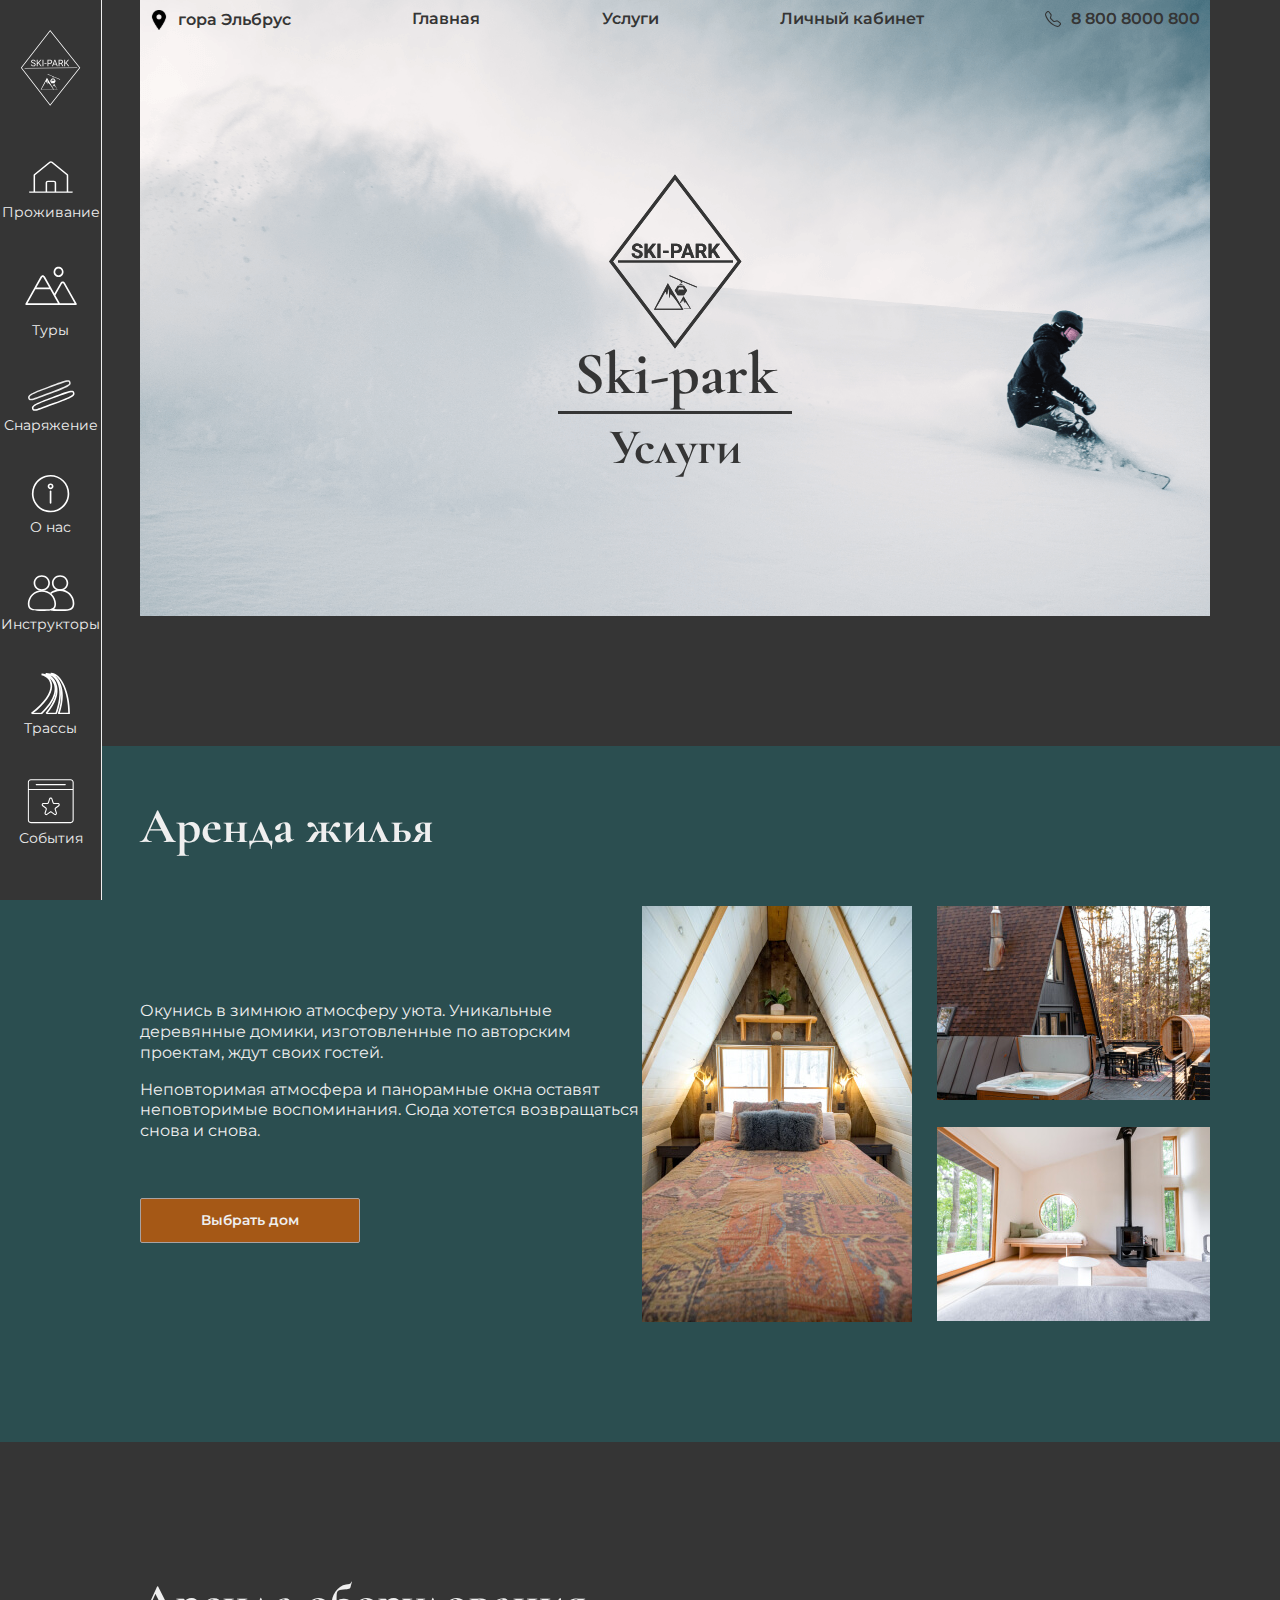
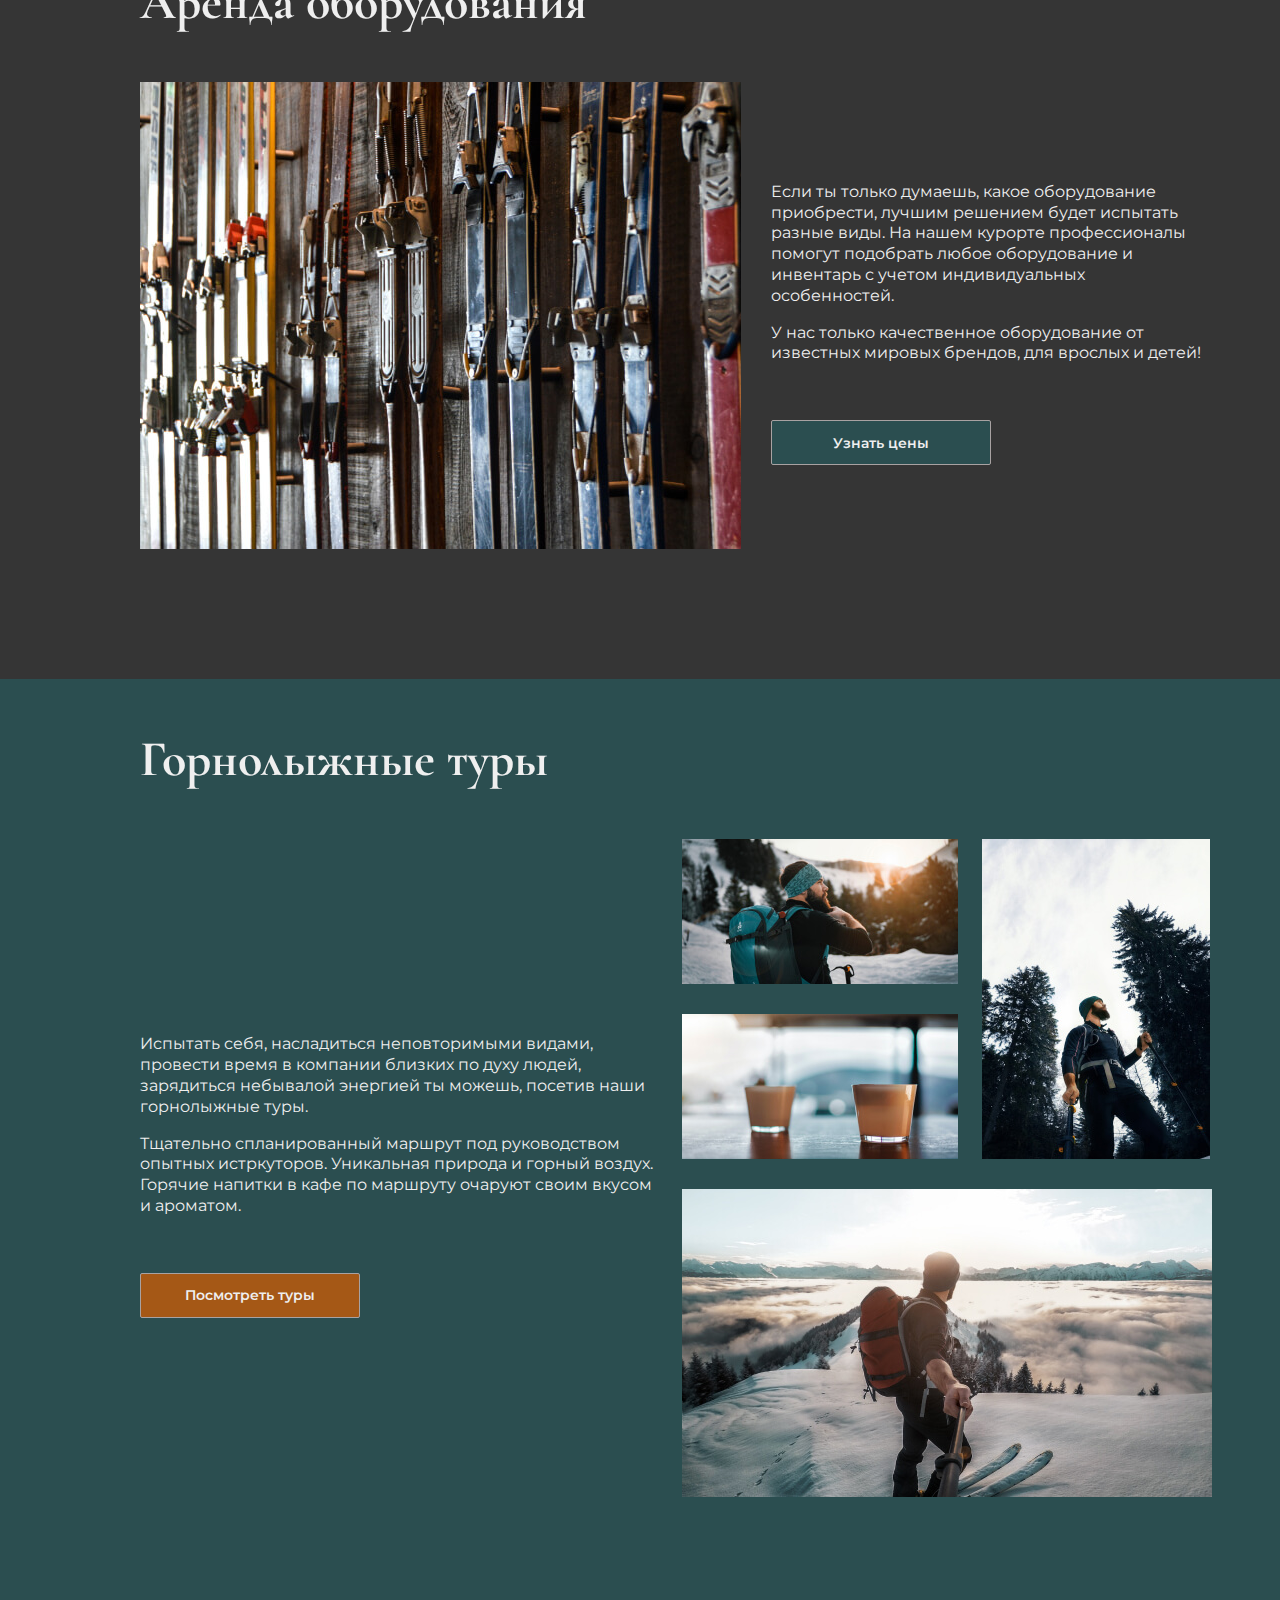
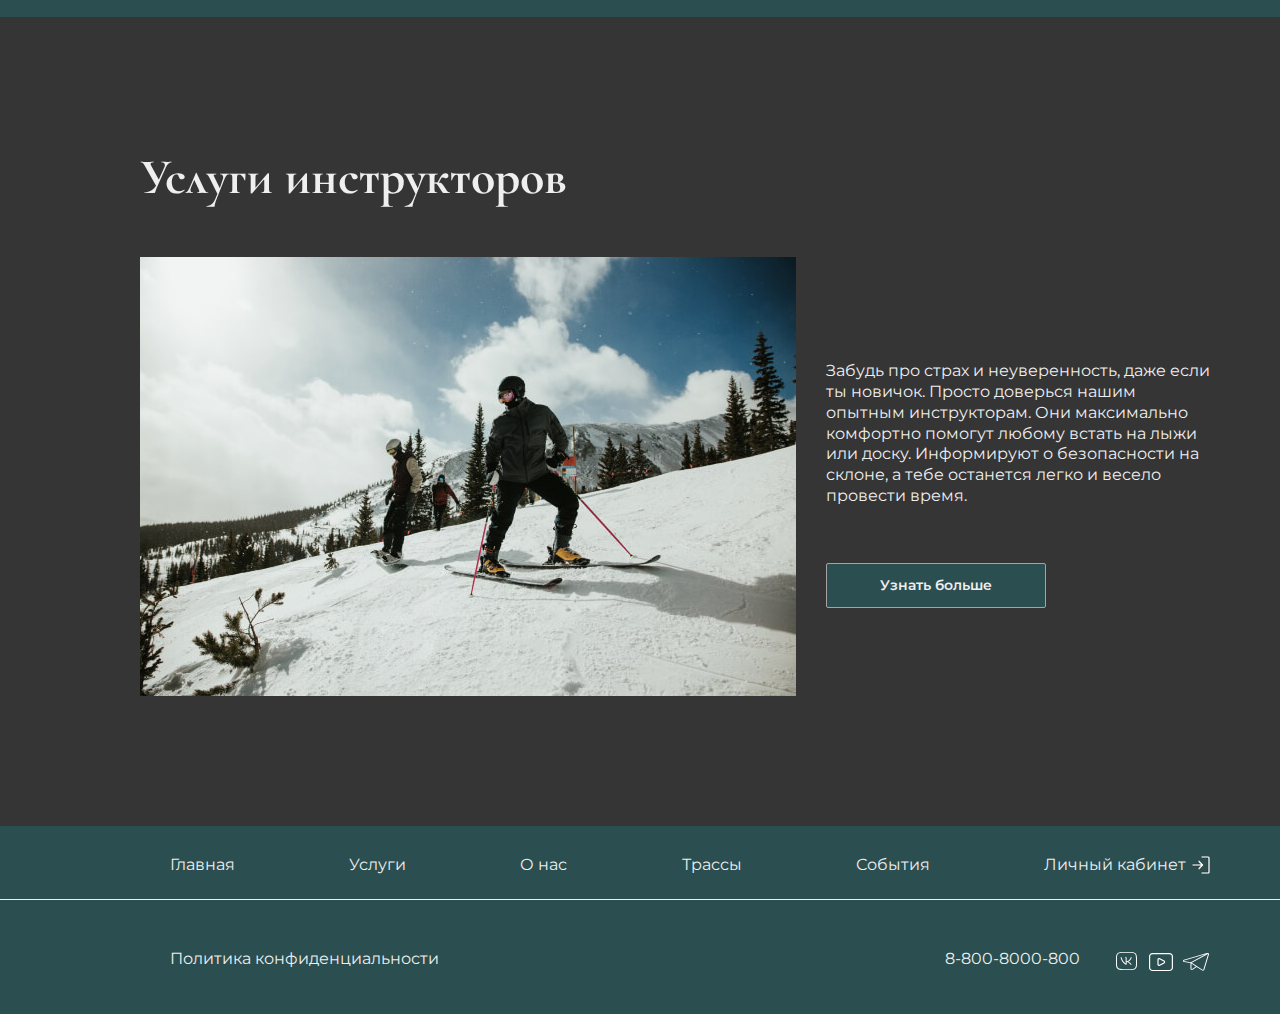
<file: pages/services.html>
<!DOCTYPE html>
<html lang="ru">
<head>
    <meta charset="UTF-8">
    <meta http-equiv="X-UA-Compatible" content="IE=edge">
    <meta name="viewport" content="width=device-width, initial-scale=1.0">
    <title>Услуги</title>

    <!-- подключаем шрифты -->
    <link rel="preconnect" href="https://fonts.googleapis.com">
    <link rel="preconnect" href="https://fonts.gstatic.com" crossorigin>
    <link href="https://fonts.googleapis.com/css2?family=Cormorant+Garamond:wght@700&family=Montserrat:wght@300;400;500;600&display=swap" rel="stylesheet"> 

    <!-- подключаем стили: -->
    <link rel="stylesheet" href="../styles/normalize.css">
    <link rel="shortcut icon" href="../images/icons/favicon.ico" type="image/x-icon">
    <link rel="stylesheet" href="../styles/hamburgers.css">
    <link rel="stylesheet" href="../styles/style.css">
    <link rel="stylesheet" href="../styles/media.css">
</head>

<body>
    <nav class="sidebar">
        <ul class="sidebar__column flex">
            <li class="sidebar__item sidebar__item--first">
                <a href="../index.html">
                    <svg width="61" height="96" viewBox="0 0 66 83" fill="none" xmlns="http://www.w3.org/2000/svg">
                        <path fill-rule="evenodd" clip-rule="evenodd" d="M32.6309 0.315918L65.1855 41.3263L32.6309 82.3366L0.921875 41.3263L32.6309 0.315918ZM32.6395 1.66443L1.97315 41.3263L32.6395 80.9881L64.1237 41.3263L32.6395 1.66443Z" fill="white"/>
                        <g clip-path="url(#clip0_845_75)">
                        <path d="M35.2461 61.5418L35.4533 61.8983L35.8363 61.2325C35.8363 61.2325 36.457 59.8588 36.4931 60.7503C36.6979 61.5776 36.804 60.7032 36.804 60.7032C36.8383 60.6051 37.0649 58.5521 37.1641 60.8408C37.2635 63.128 37.3952 60.9358 37.4701 60.9945C38.6155 61.8948 40.1439 64.4683 40.1439 64.4683H36.9478L37.0667 64.6726H40.5176L36.8767 58.4116L35.2461 61.5418Z" fill="white"/>
                        <path d="M34.4664 61.0894L34.1669 60.5742L29.1502 51.9521L22.3008 65.1028H31.8081H36.8003L36.628 64.8064L34.4664 61.0894ZM32.4015 64.6725H32.0327H23.0515L26.9647 57.8784C26.9647 57.8784 28.2706 54.9927 28.3437 56.8643C28.7749 58.6017 28.9984 56.7653 28.9984 56.7653C29.0702 56.5604 29.545 52.2467 29.755 57.0532C29.9654 61.8601 30.2395 57.2528 30.3976 57.3767C31.4889 58.2361 32.7463 59.8182 33.7944 61.2896C33.8977 61.4358 34.0002 61.5807 34.1001 61.724C35.207 63.3155 36.0132 64.6725 36.0132 64.6725H32.4015Z" fill="white"/>
                        <path d="M32.5586 55.6007L34.0853 57.9988H37.1383L38.6653 55.6007L37.1383 53.2026H34.0853L32.5586 55.6007ZM34.8231 55.8208H34.0208V55.601H34.8231V55.8208ZM36.5813 53.9699L37.3098 55.2499H33.9141L34.6422 53.9699H36.5813Z" fill="white"/>
                        <path d="M36.3753 52.4126H34.8438V52.819H36.3753V52.4126Z" fill="white"/>
                        <path d="M36.0619 50.6158L36.0945 50.5514L35.0062 50.1044L34.9795 50.1572L30.0436 48.0693L29.8516 48.4428L34.7924 50.5328L34.7893 50.5382L35.0184 50.6321L34.9934 50.6884L35.8865 51.4988L35.3431 51.9913L35.5691 52.196L36.3378 51.4988L35.6918 50.9132L43.3747 54.1631L43.5664 53.7897L36.0619 50.6158Z" fill="white"/>
                        </g>
                        <path fill-rule="evenodd" clip-rule="evenodd" d="M61.8697 41.5019L4.99258 41.9965L4.98828 41.502L61.8654 41.0074L61.8697 41.5019Z" fill="white"/>
                        <path d="M15.9856 37.8437C15.9856 37.6795 15.9598 37.5346 15.9083 37.409C15.86 37.2803 15.773 37.1643 15.6475 37.0613C15.5251 36.9583 15.3544 36.86 15.1355 36.7667C14.9198 36.6733 14.6461 36.5783 14.3144 36.4817C13.9666 36.3787 13.6527 36.2644 13.3726 36.1388C13.0924 36.01 12.8525 35.8635 12.6529 35.6993C12.4533 35.535 12.3003 35.3467 12.1941 35.1342C12.0878 34.9216 12.0347 34.6785 12.0347 34.4048C12.0347 34.1311 12.091 33.8784 12.2037 33.6465C12.3164 33.4147 12.4774 33.2135 12.6867 33.0428C12.8992 32.8689 13.152 32.7337 13.445 32.6371C13.738 32.5405 14.0649 32.4922 14.4255 32.4922C14.9536 32.4922 15.4011 32.5936 15.7682 32.7965C16.1385 32.9961 16.4202 33.2585 16.6134 33.5837C16.8066 33.9057 16.9032 34.2503 16.9032 34.6174H15.9759C15.9759 34.3533 15.9195 34.1199 15.8068 33.917C15.6941 33.7109 15.5235 33.5499 15.2949 33.434C15.0663 33.3149 14.7765 33.2553 14.4255 33.2553C14.0938 33.2553 13.8201 33.3052 13.6044 33.405C13.3887 33.5049 13.2277 33.6401 13.1214 33.8108C13.0184 33.9814 12.9669 34.1762 12.9669 34.3952C12.9669 34.5433 12.9974 34.6785 13.0586 34.8009C13.123 34.92 13.2212 35.0311 13.3532 35.1342C13.4885 35.2372 13.6591 35.3322 13.8652 35.4191C14.0745 35.5061 14.3241 35.5898 14.6139 35.6703C15.0131 35.783 15.3577 35.9086 15.6475 36.047C15.9373 36.1855 16.1755 36.3416 16.3623 36.5155C16.5523 36.6862 16.6923 36.881 16.7825 37.0999C16.8759 37.3157 16.9226 37.5604 16.9226 37.8341C16.9226 38.1207 16.8646 38.3799 16.7487 38.6117C16.6328 38.8435 16.4669 39.0416 16.2512 39.2058C16.0355 39.37 15.7763 39.4972 15.4736 39.5873C15.1741 39.6743 14.8393 39.7178 14.469 39.7178C14.1437 39.7178 13.8234 39.6727 13.5078 39.5825C13.1955 39.4924 12.9105 39.3571 12.6529 39.1768C12.3985 38.9965 12.1941 38.7743 12.0395 38.5103C11.8882 38.243 11.8125 37.9339 11.8125 37.5829H12.7398C12.7398 37.8244 12.7865 38.0321 12.8799 38.206C12.9733 38.3766 13.1005 38.5183 13.2615 38.631C13.4257 38.7437 13.6108 38.8274 13.8169 38.8822C14.0262 38.9337 14.2436 38.9595 14.469 38.9595C14.7942 38.9595 15.0695 38.9144 15.2949 38.8242C15.5203 38.7341 15.6909 38.6053 15.8068 38.4378C15.926 38.2704 15.9856 38.0724 15.9856 37.8437Z" fill="#FFFEFE"/>
                        <path d="M19.0429 32.5888V39.6212H18.1107V32.5888H19.0429ZM23.2884 32.5888L20.3663 35.8683L18.7241 37.5733L18.5696 36.5783L19.806 35.2163L22.1679 32.5888H23.2884ZM22.39 39.6212L19.7867 36.1919L20.3421 35.4529L23.5009 39.6212H22.39Z" fill="#FFFEFE"/>
                        <path d="M25.3218 32.5888V39.6212H24.3896V32.5888H25.3218Z" fill="#FFFEFE"/>
                        <path d="M28.7414 36.2644V36.9985H26.3844V36.2644H28.7414Z" fill="#FFFEFE"/>
                        <path d="M32.3445 36.8633H30.4657V36.105H32.3445C32.7084 36.105 33.003 36.047 33.2284 35.9311C33.4538 35.8152 33.618 35.6542 33.721 35.4481C33.8273 35.242 33.8804 35.007 33.8804 34.7429C33.8804 34.5014 33.8273 34.2744 33.721 34.0619C33.618 33.8494 33.4538 33.6787 33.2284 33.5499C33.003 33.4179 32.7084 33.3519 32.3445 33.3519H30.683V39.6212H29.7508V32.5888H32.3445C32.8758 32.5888 33.325 32.6806 33.692 32.8641C34.0591 33.0476 34.3376 33.302 34.5276 33.6272C34.7176 33.9492 34.8126 34.3179 34.8126 34.7333C34.8126 35.1841 34.7176 35.5688 34.5276 35.8876C34.3376 36.2064 34.0591 36.4495 33.692 36.6169C33.325 36.7812 32.8758 36.8633 32.3445 36.8633Z" fill="#FFFEFE"/>
                        <path d="M37.9279 33.2118L35.5999 39.6212H34.6484L37.329 32.5888H37.9424L37.9279 33.2118ZM39.8792 39.6212L37.5463 33.2118L37.5318 32.5888H38.1452L40.8355 39.6212H39.8792ZM39.7584 37.0178V37.781H35.8076V37.0178H39.7584Z" fill="#FFFEFE"/>
                        <path d="M41.7773 32.5888H44.1054C44.6334 32.5888 45.0794 32.6693 45.4432 32.8303C45.8103 32.9913 46.0888 33.2296 46.2788 33.5451C46.472 33.8574 46.5686 34.2422 46.5686 34.6995C46.5686 35.0215 46.5026 35.3161 46.3706 35.5833C46.2418 35.8474 46.055 36.0728 45.8103 36.2595C45.5688 36.4431 45.279 36.5799 44.9409 36.6701L44.6801 36.7715H42.4922L42.4825 36.0132H44.1343C44.4692 36.0132 44.7477 35.9552 44.9699 35.8393C45.1921 35.7202 45.3595 35.5608 45.4722 35.3612C45.5849 35.1615 45.6413 34.941 45.6413 34.6995C45.6413 34.429 45.5881 34.1923 45.4819 33.9895C45.3756 33.7866 45.2082 33.6304 44.9796 33.521C44.7542 33.4083 44.4628 33.3519 44.1054 33.3519H42.7095V39.6212H41.7773V32.5888ZM45.8876 39.6212L44.1778 36.4334L45.1486 36.4286L46.8826 39.5632V39.6212H45.8876Z" fill="#FFFEFE"/>
                        <path d="M48.8049 32.5888V39.6212H47.8727V32.5888H48.8049ZM53.0504 32.5888L50.1283 35.8683L48.4861 37.5733L48.3315 36.5783L49.568 35.2163L51.9298 32.5888H53.0504ZM52.152 39.6212L49.5487 36.1919L50.1041 35.4529L53.2629 39.6212H52.152Z" fill="#FFFEFE"/>
                        <defs>
                        <clipPath id="clip0_845_75">
                        <rect width="21.2671" height="19.2888" fill="white" transform="translate(22.3008 46.9419)"/>
                        </clipPath>
                        </defs>
                    </svg>                                                  
                </a>
            </li>
            <li class="sidebar__item">
                    <a href="../pages/rent-house.html"> 
                        <svg class="sidebar__img" width="50" height="43" viewBox="0 0 50 43" fill="none" xmlns="http://www.w3.org/2000/svg">
                            <path d="M46.004 35.3813H42.2355V19.3927C42.2364 19.1179 42.1715 18.846 42.0449 18.5948C41.9182 18.3436 41.7328 18.1187 41.5007 17.9347L26.4266 5.87284C26.0098 5.53752 25.4653 5.35156 24.9004 5.35156C24.3354 5.35156 23.7909 5.53752 23.3741 5.87284L8.30005 17.9347C8.06791 18.1187 7.88248 18.3436 7.75586 18.5948C7.62924 18.846 7.56427 19.1179 7.56519 19.3927V35.3813H3.79667C3.59678 35.3813 3.40507 35.4511 3.26372 35.5754C3.12238 35.6997 3.04297 35.8683 3.04297 36.044C3.04297 36.2198 3.12238 36.3884 3.26372 36.5126C3.40507 36.6369 3.59678 36.7068 3.79667 36.7068H46.004C46.2039 36.7068 46.3956 36.6369 46.537 36.5126C46.6783 36.3884 46.7577 36.2198 46.7577 36.044C46.7577 35.8683 46.6783 35.6997 46.537 35.5754C46.3956 35.4511 46.2039 35.3813 46.004 35.3813ZM9.07259 19.3927C9.07277 19.302 9.09468 19.2123 9.13689 19.1295C9.17909 19.0467 9.24064 18.9727 9.31755 18.9122L24.3916 6.85038C24.5305 6.73861 24.712 6.67662 24.9004 6.67662C25.0887 6.67662 25.2702 6.73861 25.4091 6.85038L40.4832 18.9122C40.5601 18.9727 40.6216 19.0467 40.6638 19.1295C40.706 19.2123 40.7279 19.302 40.7281 19.3927V35.3813H30.1763V26.7657C30.1763 26.2384 29.9381 25.7327 29.514 25.3598C29.09 24.9869 28.5149 24.7775 27.9152 24.7775H21.8855C21.2859 24.7775 20.7107 24.9869 20.2867 25.3598C19.8627 25.7327 19.6244 26.2384 19.6244 26.7657V35.3813H9.07259V19.3927ZM28.6689 35.3813H21.1318V26.7657C21.1318 26.5899 21.2112 26.4213 21.3526 26.2971C21.4939 26.1728 21.6856 26.1029 21.8855 26.1029H27.9152C28.1151 26.1029 28.3068 26.1728 28.4481 26.2971C28.5895 26.4213 28.6689 26.5899 28.6689 26.7657V35.3813Z" fill="white"/>
                        </svg>                                                                                                                                                             
                    Проживание
                </a>
                
            </li>
            <li class="sidebar__item">
                <a href="../pages/tours.html">
                    <svg class="sidebar__img" width="54" height="57" viewBox="0 0 54 57" fill="none" xmlns="http://www.w3.org/2000/svg">
                        <path d="M34.5563 17.1232C35.5432 17.1232 36.508 16.8168 37.3286 16.2428C38.1492 15.6688 38.7888 14.8529 39.1665 13.8984C39.5441 12.9438 39.643 11.8934 39.4504 10.8801C39.2579 9.86675 38.7826 8.93593 38.0848 8.20535C37.3869 7.47477 36.4977 6.97724 35.5298 6.77567C34.5618 6.5741 33.5585 6.67756 32.6467 7.07294C31.7349 7.46833 30.9555 8.1379 30.4072 8.99697C29.8589 9.85604 29.5662 10.866 29.5662 11.8992C29.5717 13.2829 30.0992 14.6084 31.0338 15.5868C31.9685 16.5652 33.2345 17.1174 34.5563 17.1232ZM34.5563 8.41661C35.2142 8.41661 35.8574 8.62086 36.4045 9.00354C36.9515 9.38621 37.3779 9.93013 37.6297 10.5665C37.8815 11.2029 37.9474 11.9031 37.819 12.5787C37.6907 13.2542 37.3738 13.8748 36.9086 14.3618C36.4433 14.8489 35.8506 15.1806 35.2053 15.3149C34.56 15.4493 33.8911 15.3804 33.2832 15.1168C32.6753 14.8532 32.1558 14.4068 31.7902 13.8341C31.4247 13.2614 31.2296 12.588 31.2296 11.8992C31.2296 10.9756 31.5801 10.0898 32.2039 9.43665C32.8278 8.78353 33.674 8.41661 34.5563 8.41661V8.41661ZM52.7283 43.6782L40.8562 22.6954C40.6389 22.3022 40.3266 21.9758 39.9507 21.7488C39.5748 21.5219 39.1485 21.4024 38.7146 21.4024C38.2807 21.4024 37.8544 21.5219 37.4785 21.7488C37.1027 21.9758 36.7904 22.3022 36.5731 22.6954L30.4187 33.5568L20.896 16.6225C20.6787 16.2294 20.3665 15.9029 19.9906 15.676C19.6147 15.4491 19.1884 15.3296 18.7545 15.3296C18.3206 15.3296 17.8943 15.4491 17.5184 15.676C17.1425 15.9029 16.8303 16.2294 16.6129 16.6225L1.41413 43.6782C1.33365 43.8069 1.28908 43.9566 1.2854 44.1104C1.28173 44.2642 1.31911 44.4161 1.39334 44.5489C1.47003 44.6795 1.57688 44.7878 1.70404 44.8639C1.83121 44.94 1.97461 44.9813 2.12105 44.9842H52.0214C52.1678 44.9813 52.3112 44.94 52.4384 44.8639C52.5656 44.7878 52.6724 44.6795 52.7491 44.5489C52.8233 44.4161 52.8607 44.2642 52.857 44.1104C52.8534 43.9566 52.8088 43.8069 52.7283 43.6782ZM18.0476 17.515C18.1181 17.3836 18.2207 17.2742 18.345 17.1981C18.4692 17.122 18.6106 17.0819 18.7545 17.0819C18.8984 17.0819 19.0398 17.122 19.164 17.1981C19.2883 17.2742 19.3909 17.3836 19.4614 17.515L25.1376 27.5711H12.3714L18.0476 17.515ZM3.57648 43.2429L11.3942 29.3124H26.1148L33.9325 43.2429H3.57648ZM35.8662 43.2429L31.3751 35.2764L38.0077 23.5878C38.0782 23.4564 38.1809 23.3471 38.3051 23.271C38.4293 23.1949 38.5707 23.1548 38.7146 23.1548C38.8586 23.1548 38.9999 23.1949 39.1242 23.271C39.2484 23.3471 39.351 23.4564 39.4215 23.5878L50.566 43.2429H35.8662Z" fill="white"/>
                        </svg>                                                       
                    Туры
                </a>
            </li>
            <li class="sidebar__item">
                <a href="../pages/rent-equipment.html">
                    <svg class="sidebar__img" width="50" height="34" viewBox="0 0 50 34" fill="none" xmlns="http://www.w3.org/2000/svg">
                        <path fill-rule="evenodd" clip-rule="evenodd" d="M46.9363 15.989C47.0347 15.749 47.0607 15.4253 46.7888 14.6784C46.7573 14.5918 46.7272 14.559 46.6503 14.518C46.5327 14.4554 46.2779 14.3734 45.7968 14.3628C44.8142 14.341 43.3613 14.6199 41.415 15.1959C38.8394 15.9583 35.7163 17.1376 32.1622 18.4797C30.3602 19.1602 28.4473 19.8825 26.4388 20.6135C17.4567 23.8828 12.3579 25.9518 9.65255 27.6044C8.29696 28.4325 7.75912 29.0315 7.55678 29.434C7.40658 29.7328 7.36788 30.0628 7.59819 30.6956C7.70945 31.0013 7.81091 31.1336 7.86889 31.1908C7.91125 31.2325 7.9741 31.2803 8.13309 31.3148C8.55582 31.4063 9.38423 31.3523 11.0128 30.8925C13.0512 30.317 15.8568 29.2637 19.84 27.7684C22.1282 26.9094 24.805 25.9044 27.9482 24.7604C37.4878 21.2883 42.5731 19.223 45.1335 17.6272C46.4121 16.8304 46.81 16.2973 46.9363 15.989ZM28.4612 26.17C47.4366 19.2635 49.482 17.692 48.1984 14.1654C47.1283 11.2254 40.5338 13.7152 31.5582 17.104C29.7672 17.7802 27.8814 18.4922 25.9258 19.204C8.04508 25.712 4.90507 27.682 6.18865 31.2086C7.24096 34.0999 10.092 33.0298 20.4686 29.135C22.7491 28.2791 25.393 27.2867 28.4612 26.17Z" fill="white"/>
                        <path fill-rule="evenodd" clip-rule="evenodd" d="M43.1121 5.48169C43.2104 5.24169 43.2365 4.91798 42.9646 4.17109C42.9331 4.08443 42.903 4.05163 42.8261 4.0107C42.7085 3.94811 42.4537 3.86612 41.9726 3.85546C40.9899 3.8337 39.537 4.11257 37.5908 4.68861C35.0152 5.45095 31.8921 6.63028 28.338 7.97236C26.536 8.65285 24.6231 9.37517 22.6146 10.1062C13.6324 13.3754 8.5337 15.4445 5.82833 17.0971C4.47274 17.9252 3.9349 18.5242 3.73257 18.9267C3.58236 19.2255 3.54366 19.5555 3.77397 20.1883C3.88523 20.494 3.9867 20.6263 4.04467 20.6834C4.08703 20.7252 4.14988 20.773 4.30887 20.8074C4.7316 20.899 5.56002 20.8449 7.18853 20.3852C9.22695 19.8097 12.0326 18.7564 16.0158 17.2611C18.304 16.402 20.9808 15.3971 24.124 14.2531C33.6636 10.781 38.7489 8.71571 41.3093 7.1199C42.5879 6.32303 42.9858 5.79002 43.1121 5.48169ZM24.637 15.6626C43.6124 8.75615 45.6577 7.18467 44.3742 3.65806C43.3041 0.718098 36.7096 3.2079 27.734 6.59667C25.943 7.27288 24.0572 7.98487 22.1016 8.69667C4.22086 15.2047 1.08085 17.1747 2.36443 20.7013C3.41674 23.5925 6.26775 22.5224 16.6444 18.6277C18.9249 17.7717 21.5688 16.7794 24.637 15.6626Z" fill="white" fill-opacity="0.9"/>
                    </svg>                                                                           
                    Снаряжение
                </a>
            </li>
            <li class="sidebar__item">
                <a href="../pages/about.html">
                    <svg class="sidebar__img" width="41" height="41" viewBox="0 0 41 41" fill="none" xmlns="http://www.w3.org/2000/svg">
                        <path fill-rule="evenodd" clip-rule="evenodd" d="M10.1797 5.08919C13.257 3.03302 16.8749 1.93555 20.5759 1.93555H20.5763C25.5384 1.93785 30.2966 3.91006 33.8053 7.41878C37.314 10.9275 39.2862 15.6857 39.2885 20.6478V20.6482C39.2885 24.3492 38.1911 27.9671 36.1349 31.0443C34.0787 34.1216 31.1562 36.5201 27.7369 37.9364C24.3176 39.3527 20.5552 39.7233 16.9253 39.0012C13.2954 38.2792 9.9611 36.497 7.34409 33.88C4.72708 31.263 2.94488 27.9287 2.22285 24.2988C1.50082 20.6689 1.87139 16.9064 3.2877 13.4872C4.70402 10.0679 7.10246 7.14536 10.1797 5.08919ZM20.5755 3.59889C17.2036 3.59897 13.9075 4.59889 11.1038 6.47221C8.3001 8.34561 6.11485 11.0083 4.82443 14.1237C3.53401 17.239 3.19638 20.6671 3.85423 23.9743C4.51208 27.2816 6.13587 30.3195 8.52025 32.7038C10.9046 35.0882 13.9425 36.712 17.2498 37.3699C20.557 38.0277 23.985 37.6901 27.1004 36.3997C30.2157 35.1092 32.8785 32.924 34.7519 30.1202C36.6252 27.3166 37.6251 24.0205 37.6252 20.6486M20.5759 3.59889C25.097 3.6011 29.4323 5.39806 32.6291 8.59494C35.826 11.7918 37.623 16.1271 37.6252 20.6482" fill="white"/>
                        <path fill-rule="evenodd" clip-rule="evenodd" d="M20.5749 12.0906C19.8859 12.0906 19.3274 12.6491 19.3274 13.3381C19.3274 14.0271 19.8859 14.5856 20.5749 14.5856C21.2639 14.5856 21.8224 14.0271 21.8224 13.3381C21.8224 12.6491 21.2639 12.0906 20.5749 12.0906ZM17.6641 13.3381C17.6641 11.7305 18.9673 10.4272 20.5749 10.4272C22.1825 10.4272 23.4858 11.7305 23.4858 13.3381C23.4858 14.9457 22.1825 16.249 20.5749 16.249C18.9673 16.249 17.6641 14.9457 17.6641 13.3381Z" fill="white"/>
                        <path fill-rule="evenodd" clip-rule="evenodd" d="M20.566 17.6045C21.0254 17.6045 21.3977 17.9768 21.3977 18.4362V30.038C21.3977 30.4973 21.0254 30.8697 20.566 30.8697C20.1067 30.8697 19.7344 30.4973 19.7344 30.038V18.4362C19.7344 17.9768 20.1067 17.6045 20.566 17.6045Z" fill="white"/>
                    </svg>
                    О нас
                </a>
            </li>
            <li class="sidebar__item">
                <a href="../pages/intructors.html">
                    <svg class="sidebar__img" width="48" height="36" viewBox="0 0 48 36" fill="none" xmlns="http://www.w3.org/2000/svg">
                        <path fill-rule="evenodd" clip-rule="evenodd" d="M33.0835 14.3C36.7325 14.3 39.5935 11.4547 39.5935 8.06251C39.5935 4.67031 36.7325 1.82497 33.0835 1.82497C29.4345 1.82497 26.5735 4.67031 26.5735 8.06251C26.5735 11.4547 29.4345 14.3 33.0835 14.3ZM33.0835 15.9634C37.5975 15.9634 41.2568 12.426 41.2568 8.06251C41.2568 3.69897 37.5975 0.161621 33.0835 0.161621C28.5695 0.161621 24.9102 3.69897 24.9102 8.06251C24.9102 12.426 28.5695 15.9634 33.0835 15.9634Z" fill="white"/>
                        <path fill-rule="evenodd" clip-rule="evenodd" d="M32.9018 15.9631C29.7417 15.9631 26.4303 17.2644 24.1918 19.1011L23.1367 17.8152C25.6538 15.7499 29.3333 14.2998 32.9018 14.2998C40.8633 14.2998 47.3669 20.5413 47.3669 28.3006C47.3669 30.2314 46.9617 31.7498 46.1432 32.9087C45.3208 34.0733 44.1479 34.7809 42.7948 35.2125C41.4549 35.6398 39.8981 35.8097 38.2431 35.8785C36.9833 35.9308 35.6238 35.9254 34.2249 35.9199C33.7871 35.9182 33.3455 35.9164 32.9018 35.9164C32.4573 35.9164 32.0145 35.9183 31.5747 35.9202C28.7498 35.9321 26.0547 35.9436 23.8957 35.4526L24.2645 33.8307C26.2219 34.2758 28.6949 34.2668 31.549 34.2563C31.9909 34.2547 32.442 34.2531 32.9018 34.2531C33.363 34.2531 33.8159 34.2548 34.2603 34.2566C35.6496 34.2621 36.9556 34.2672 38.174 34.2166C39.7812 34.1497 41.1622 33.9873 42.2894 33.6278C43.4035 33.2724 44.2271 32.7386 44.7845 31.9493C45.3459 31.1543 45.7036 30.0064 45.7036 28.3006C45.7036 21.5138 39.9994 15.9631 32.9018 15.9631Z" fill="white"/>
                        <path fill-rule="evenodd" clip-rule="evenodd" d="M14.7866 14.3C18.4356 14.3 21.2966 11.4547 21.2966 8.06251C21.2966 4.67031 18.4356 1.82497 14.7866 1.82497C11.1376 1.82497 8.27663 4.67031 8.27663 8.06251C8.27663 11.4547 11.1376 14.3 14.7866 14.3ZM14.7866 15.9634C19.3006 15.9634 22.9599 12.426 22.9599 8.06251C22.9599 3.69897 19.3006 0.161621 14.7866 0.161621C10.2726 0.161621 6.61328 3.69897 6.61328 8.06251C6.61328 12.426 10.2726 15.9634 14.7866 15.9634Z" fill="white"/>
                        <path fill-rule="evenodd" clip-rule="evenodd" d="M26.5979 32.1999C27.0578 31.5455 27.4065 30.5255 27.4065 28.8544C27.4065 22.2407 21.8684 16.7952 14.9314 16.7952C7.99444 16.7952 2.45631 22.2407 2.45631 28.8544C2.45631 30.5255 2.80503 31.5455 3.26491 32.1999C3.71637 32.8423 4.40261 33.3141 5.44165 33.6471C6.50735 33.9886 7.85405 34.1543 9.49749 34.2229C10.7409 34.2749 12.0695 34.2696 13.5052 34.264C13.9692 34.2622 14.4443 34.2603 14.9314 34.2603C15.4185 34.2603 15.8936 34.2622 16.3576 34.264C17.7933 34.2696 19.1218 34.2749 20.3653 34.2229C22.0087 34.1543 23.3554 33.9886 24.4211 33.6471C25.4602 33.3141 26.1464 32.8423 26.5979 32.1999ZM16.3218 35.9273C23.4776 35.9557 29.0698 35.9779 29.0698 28.8544C29.0698 21.2756 22.7398 15.1318 14.9314 15.1318C7.12296 15.1318 0.792969 21.2756 0.792969 28.8544C0.792969 35.9779 6.38517 35.9557 13.541 35.9273C13.9984 35.9255 14.4622 35.9236 14.9314 35.9236C15.4005 35.9236 15.8644 35.9255 16.3218 35.9273Z" fill="white"/>
                    </svg>                            
                    Инструкторы
                </a>
            </li>
            <li class="sidebar__item">
                <a href="../pages/slopes.html">
                    <svg class="sidebar__img" width="39" height="43" viewBox="0 0 39 43" fill="none" xmlns="http://www.w3.org/2000/svg">
                        <path fill-rule="evenodd" clip-rule="evenodd" d="M11.0131 42.0649H0.617188V40.8174H11.0131V42.0649Z" fill="white"/>
                        <path fill-rule="evenodd" clip-rule="evenodd" d="M25.566 42.0317H15.5859V40.7842H25.566V42.0317Z" fill="white"/>
                        <path fill-rule="evenodd" clip-rule="evenodd" d="M38.0384 42.065L27.2266 42.0317L27.2305 40.7842L38.0422 40.8175L38.0384 42.065Z" fill="white"/>
                        <path fill-rule="evenodd" clip-rule="evenodd" d="M24.503 12.0752C26.8027 19.2289 24.3279 29.4437 11.1728 42.041L10.0224 40.8396C22.9799 28.4315 24.9337 18.8497 22.9195 12.5843C22.0713 9.94589 20.504 7.82694 18.6566 6.27C20.3677 8.4452 21.3559 11.2778 21.1706 14.6867C20.7829 21.8163 15.2591 31.191 1.12563 42.0987L0.109375 40.7819C14.1296 29.9616 19.1624 20.9835 19.5097 14.5964C19.8506 8.32686 15.6738 4.28863 10.4235 3.16494L10.5503 1.52136C12.9848 1.38267 15.903 2.2754 18.4774 4.04462C21.0646 5.82272 23.3614 8.52396 24.503 12.0752Z" fill="white"/>
                        <path fill-rule="evenodd" clip-rule="evenodd" d="M27.9341 10.2496C30.8453 16.823 31.1707 27.0688 25.9349 41.737L24.3684 41.1778C29.5286 26.7213 29.0846 16.9548 26.4132 10.9232C24.7305 7.12382 22.1571 4.7767 19.4667 3.6223C22.3402 5.86327 24.9806 9.3333 26.059 13.9461C27.701 20.9691 25.6806 30.4318 15.804 41.9975L14.5392 40.9174C24.2069 29.5963 25.9204 20.6597 24.4394 14.3248C22.9496 7.95287 18.1854 4.00108 14.4844 2.7234L14.7085 1.10693C19.5091 0.833456 25.0135 3.65515 27.9341 10.2496Z" fill="white"/>
                        <path fill-rule="evenodd" clip-rule="evenodd" d="M19.3477 2.21848L19.7709 0.65625C22.7154 0.750532 25.4011 2.19093 27.7387 4.51911C30.0732 6.84426 32.1022 10.0928 33.7636 13.9222C37.0869 21.5824 39.0034 31.7167 38.8727 41.9007L37.2095 41.8793C37.3377 31.8927 35.4536 21.9969 32.2377 14.5842C30.6294 10.8771 28.7042 7.82839 26.5649 5.69763C25.8411 4.9768 25.0978 4.36541 24.3377 3.86905C26.4776 5.93648 28.5847 8.84265 30.0103 12.7912C32.4033 19.4193 32.8433 28.8925 28.4342 42.1194L26.8562 41.5934C31.1797 28.6231 30.6806 19.546 28.4458 13.356C26.2103 7.16436 22.2054 3.76925 19.3477 2.21848Z" fill="white"/>
                    </svg>                                        
                    Трассы
                </a>
            </li>
            <li class="sidebar__item">
                <a href="../pages/events.html">
                    <svg class="sidebar__img" width="48" height="48" viewBox="0 0 48 48" fill="none" xmlns="http://www.w3.org/2000/svg">
                        <g clip-path="url(#clip0_845_62)">
                        <path d="M43.643 2.20166H3.84364C2.16135 2.20166 0.792701 3.59123 0.792701 5.29847C0.791519 17.4974 0.790063 33.012 0.789062 43.0597C0.789062 44.7669 2.1578 46.1557 3.84 46.1557H43.6443C45.3266 46.1557 46.6952 44.7669 46.6952 43.0597C46.6951 40.4992 46.6939 9.14219 46.6938 5.29847C46.6939 3.59132 45.3252 2.20166 43.643 2.20166V2.20166ZM3.84364 3.30819H43.643C44.7258 3.30819 45.6069 4.20074 45.6069 5.29856V11.9122H1.87972V5.29856C1.87972 4.20074 2.7608 3.30819 3.84364 3.30819V3.30819ZM43.6444 45.0493H3.84009C2.75725 45.0493 1.87618 44.1568 1.87618 43.0597V13.0222H45.6083V43.0597C45.6083 44.1568 44.7272 45.0493 43.6444 45.0493V45.0493Z" fill="white"/>
                        <path d="M31.0223 25.8991H27.2205C26.9296 25.8991 26.6741 25.7104 26.5843 25.4288L25.4137 21.7549C25.1745 21.0043 24.5192 20.5195 23.7442 20.5195H23.7435C22.9692 20.5195 22.3139 21.0043 22.0746 21.7542L20.9006 25.4295C20.8107 25.7104 20.5552 25.8992 20.265 25.8992H16.4624C15.6875 25.8992 15.0321 26.384 14.7929 27.1339C14.553 27.8837 14.8035 28.6675 15.4305 29.1307L18.5077 31.4064C18.7419 31.58 18.8396 31.8862 18.7504 32.1671L17.5764 35.8424C17.3365 36.5922 17.587 37.3767 18.2133 37.84C18.5269 38.0719 18.8863 38.1879 19.2458 38.1879C19.6047 38.1879 19.9642 38.0719 20.2777 37.84L23.3513 35.5666C23.5884 35.3922 23.9047 35.3929 24.1376 35.5658L27.2056 37.8371C27.8326 38.301 28.643 38.3017 29.27 37.8378C29.897 37.3746 30.1475 36.5902 29.9077 35.8396L28.7349 32.1679C28.6451 31.8863 28.7428 31.5801 28.977 31.4065L32.0549 29.1308C32.6811 28.6676 32.931 27.8832 32.6918 27.1332C32.4519 26.3832 31.7972 25.8991 31.0223 25.8991V25.8991ZM31.4158 28.2359L28.3387 30.5116C27.7216 30.9676 27.4654 31.7708 27.7003 32.5092C27.701 32.5092 27.701 32.5092 27.701 32.5099L28.8745 36.1816C29.0132 36.6182 28.7238 36.8746 28.6317 36.9423C28.539 37.0107 28.2092 37.2118 27.8454 36.9423L24.7767 34.671C24.1603 34.2143 23.3294 34.2143 22.713 34.671L19.6387 36.9452C19.2728 37.2139 18.9451 37.0122 18.8524 36.9452C18.7604 36.8768 18.4703 36.6203 18.6096 36.1845L19.7844 32.5092C20.0194 31.7708 19.7632 30.9676 19.146 30.5116L16.0689 28.2359C15.7051 27.9665 15.7915 27.5862 15.8261 27.476C15.8615 27.3651 16.0115 27.0055 16.4623 27.0055H20.2649C21.0278 27.0055 21.698 26.5092 21.9337 25.7709L23.1078 22.0956C23.2473 21.6598 23.6294 21.6259 23.7434 21.6259H23.7441C23.8574 21.6259 24.2402 21.6598 24.3797 22.0962L25.5502 25.77C25.7859 26.5091 26.4567 27.0054 27.2204 27.0054H31.0222C31.4731 27.0054 31.6224 27.3649 31.6578 27.4752C31.6933 27.5855 31.7796 27.9665 31.4158 28.2359V28.2359Z" fill="white"/>
                        <path d="M9.20757 8.16503H38.2779C38.578 8.16503 38.8214 7.91726 38.8214 7.61181C38.8214 7.30636 38.578 7.05859 38.2779 7.05859H9.20757C8.90748 7.05859 8.66406 7.30636 8.66406 7.61181C8.66406 7.91726 8.90748 8.16503 9.20757 8.16503V8.16503Z" fill="white"/>
                        </g>
                        <defs>
                        <clipPath id="clip0_845_62">
                        <rect width="46.5736" height="47.4053" fill="none" transform="translate(0.457031 0.476074)"/>
                        </clipPath>
                        </defs>
                    </svg>                            
                    События
                </a>
            </li>
        </ul>
    </nav>

    <div class="container">
        <header class="section-margin page-header page-header--services-banner">
            <button class="page-header__toggle hamburger hamburger--collapse" type="button" onclick="this.classList.toggle('is-active')">
                <span class="hamburger-box">
                  <span class="hamburger-inner"></span>
                </span>
              </button>
            <nav class="page-header__col-menu">
                <ul class="page-header__col-list">
                    <li class="page-header__col-item"><a href="../index.html">Главная страница</a></li>
                    <li class="page-header__col-item"><a href="services.html">Услуги</a></li>
                    <li class="page-header__col-item"><a href="about.html">О нас</a></li>
                    <li class="page-header__col-item"><a href="rent-house.html">Проживание</a></li>
                    <li class="page-header__col-item"><a href="tours.html">Горнолыжные туры</a></li>
                    <li class="page-header__col-item"><a href="rent-equipment.html">Аренда снаряжения</a></li>
                    <li class="page-header__col-item"><a href="intructors.html">Занятия с инструкторами</a></li>
                    <li class="page-header__col-item"><a href="slopes.html">Трассы</a></li>
                    <li class="page-header__col-item"><a href="events.html">События</a></li>
                    <li class="page-header__col-item"><a href="#popup-invite">Личный кабинет</a></li>
                </ul>
                <a class="btn btn--primary page-header__btn" href="#popup">Заказать звонок</a>
            </nav>
            <nav class="page-header__nav">
                <ul class="main-menu flex-sb">
                    <li class="main-menu__item">
                        <a class="flex-ai-center" href="about.html#map">
                            <img src="../images/icons/header-map.svg" alt="">
                            гора Эльбрус
                        </a>
                    </li>
                    <li class="main-menu__item">
                        <a href="../index.html">Главная</a>
                    </li>
                    <li class="main-menu__item">
                        <a href="services.html">Услуги</a>
                    </li>
                    <li class="main-menu__item">
                        <a href="#popup-invite">Личный кабинет</a>
                    </li>
                    <li class="main-menu__item">
                        <a class="flex-ai-center" href="tel:+78008000800">
                            <img src="../images/icons/header-tel.svg" alt="">
                            8 800 8000 800
                        </a>
                    </li>
                </ul>
            </nav>
            <div class="page-header__main-content">
                <img class="page-header__logo" src="../images/logo-header.svg" alt="">
                <h1 class="title">Ski-park</h1>
                <h2 class="page-header__heading">Услуги</h2>
            </div>
        </header>
    </div>

    <div class="page-services">
        <section class="rent-property section-margin section-padding">
            <div class="container padding-left adapted__container">
                <h2 class="section-title">Аренда жилья</h2>
                <div class="rent-property__content flex-sb flex-ai-center">
                    <div class="property-text">
                        <p class="medium-text">Окунись в зимнюю атмосферу уюта.
                            Уникальные деревянные домики, изготовленные по авторским проектам, ждут своих гостей.</p>
                        <p class="medium-text">Неповторимая атмосфера и панорамные окна оставят неповторимые воспоминания. 
                            Сюда хотется возвращаться снова и снова.</p>
                        <a class="btn btn--secondary page-services__btn" href="rent-house.html">Выбрать дом</a>
                    </div>
                    <div class="property-gallery">
                        <img class="property-gallery__item property-gallery__item--big" src="../images/property1.jpg" alt="">
                        <img class="property-gallery__item-aside" src="../images/property2.jpg" alt="">
                        <img class="property-gallery__item-aside" src="../images/property3.jpg" alt="">
                    </div>            
                </div>            
            </div>      
        </section>

        <section class="rent-equipment section-margin">
            <div class="container padding-left adapted__container">
                <h2 class="section-title">Аренда оборудования</h2>
                <div class="rent-equipment__content flex-sb flex-ai-center">
                    <img src="../images/equipment.jpg" alt="">
                    <div class="equipment-text">
                        <p class="medium-text">Если ты только думаешь, какое оборудование приобрести, лучшим решением будет испытать
                            разные виды. На нашем курорте профессионалы помогут подобрать любое оборудование и
                            инвентарь с учетом индивидуальных особенностей. </p>
                        <p class="medium-text">У нас только качественное оборудование от известных 
                            мировых брендов, для врослых и детей! </p>
                        <a class="btn btn--primary page-services__btn" href="rent-equipment.html">Узнать цены</a>
                    </div>                        
                </div>            
            </div>      
        </section>

        <section class="ski-tours section-margin section-padding">
            <div class="container padding-left adapted__container">
                <h2 class="section-title">Горнолыжные туры</h2>
                <div class="ski-tours__content flex-sb flex-ai-center">
                    <div class="tours-text">
                        <p class="medium-text">Испытать себя, насладиться неповторимыми видами,
                            провести время в компании близких по духу людей, зарядиться небывалой
                            энергией ты можешь, посетив наши горнолыжные туры.</p>
                        <p class="medium-text">Тщательно спланированный маршрут под руководством опытных
                            истркуторов. Уникальная природа и горный воздух. Горячие напитки в кафе
                            по маршруту очаруют своим вкусом и ароматом.</p>
                        <a class="btn btn--secondary page-services__btn" href="tours.html">Посмотреть туры</a>
                    </div>
                    <div class="tours-gallery">
                        <img class="tours-gallery__item tours-gallery__item--left" src="../images/ski-tours1.jpg" alt="">
                        <img class="tours-gallery__item tours-gallery__item--big" src="../images/ski-tours2.jpg" alt="">
                        <img class="tours-gallery__item tours-gallery__item--left" src="../images/ski-tours3.jpg" alt="">
                        <img class="tours-gallery__item tours-gallery__item--bott" src="../images/ski-tours4.jpg" alt="">
                    </div>            
                </div>            
            </div>      
        </section>
        
        <section class="services-instructors section-margin">
            <div class="container padding-left adapted__container">
                <h2 class="section-title">Услуги инструкторов</h2>
                <div class="services-instructors__content flex-sb flex-ai-center">
                    <img src="../images/instructors.jpg" alt="">
                    <div class="instructors-text">
                        <p class="medium-text">Забудь про страх и неуверенность, даже если ты новичок.
                            Просто доверься нашим опытным инструкторам. Они максимально комфортно помогут
                            любому встать на лыжи или доску. Информируют о безопасности на склоне, а тебе
                            останется легко и весело провести время.</p>
                        <a class="btn btn--primary page-services__btn" href="intructors.html">Узнать больше</a>
                    </div>                        
                </div>            
            </div>      
        </section>
    </div>

    <!--  Модальные окна -->

    <div id="popup" class="feedback-form-modal">
        <a href="#sidebar" class="feedback-form-modal__area"></a>
        <div class="feedback-form-modal__body">
            <div class="feedback-form-modal__content">
                <a href="#sidebar" class="feedback-form-modal__close"><img src="../images/icons/close-icon.svg" alt=""></a>
                <form class="feedback-form feedback-form-modal__header" action="#popup-submit">
                    <h3 class="feedback-form__title ">Мы перезвоним Вам в течении нескольких минут</h3>
                    <div class="feedback-form__input">
                        <input class="feedback-form__item " type="text" placeholder="Имя, Фамилия"  required>     
                    </div> 
                    <div class="feedback-form__opposite flex-sb">
                        <div class="feedback-form__input">     
                            <input class="feedback-form__item feedback-form__item--mod-size" type="email" placeholder="Электронная почта" required>
                        </div> 
                        <div class="feedback-form__input">
                            <input class="feedback-form__item feedback-form__item--mod-size" type="tel" placeholder="Телефон" required>
                        </div>
                    </div>
                    <div class="feedback-form__input">                
                        <textarea class="feedback-form__item feedback-form__item--textarea medium-text" name="" placeholder="Введите сообщение" required></textarea>
                    </div>
                    <div class="feedback-form__row-submit flex-sb flex-ai-center">
                        <button class="btn btn--secondary feedback-form__btn">Заказать звонок</button>
                        <label class="feedback-form__terms flex checkbox">
                            <input class="checkbox__input" type="checkbox" checked>
                            <p class="checkbox__text">Согласие на обработку персональных данных</p>           
                        </label>                           
                    </div>
                    
                </form>
            </div>
        </div>
    </div>


    <div id="popup-submit" class="feedback-form-modal feedback-form-modal--submit">
        <a href="#sidebar" class="feedback-form-modal__area"></a>
        <div class="feedback-form-modal__body">
            <div class="feedback-form-modal__content-sub">
                <a href="#sidebar" class="feedback-form-modal__close"><img src="../images/icons/close-icon.svg" alt=""></a>
                <form class="feedback-form feedback-form-modal__header" action="#sidebar">
                    <h3 class="feedback-form__title">Ваша заявка успешно отправлена. <br> Наш менеджер свяжется с Вами в ближайшее время.</h3>               
                    <div class="feedback-form__row-submit">
                        <button class="btn btn--secondary feedback-form__btn">Закрыть</button>
                    </div>                
                </form>
            </div>
        </div>
    </div>
    
    <div id="popup-invite" class="feedback-form-modal">
        <a href="#sidebar" class="feedback-form-modal__area"></a>
        <div class="feedback-form-modal__body">
            <div class="feedback-form-modal__content">
                <a href="#sidebar" class="feedback-form-modal__close"><img src="../images/icons/close-icon.svg" alt=""></a>
                <form class="feedback-form feedback-form-modal__header" action="account.html">
                    <h3 class="feedback-form__title">Войти</h3>
                    <div class="feedback-form__input">
                        <input class="feedback-form__item " type="text" placeholder="email/логин" required>     
                    </div> 
                      <div class="feedback-form__input">
                        <input class="feedback-form__item " type="password" placeholder="Пароль" required>     
                    </div> 
                    <div class="feedback-form__row-submit flex-sb flex-ai-center">
                        <button class="btn btn--secondary feedback-form__btn">Войти</button>
                        <label class="feedback-form__terms flex checkbox">
                            <input class="checkbox__input" type="checkbox" required>
                            <p class="checkbox__text tiny-text--grey">Запомнить меня</p>           
                        </label>                           
                    </div>
                    <div class="popup-invite__link small-text--grey flex-sb">
                        <a class="small-text--grey" href="#popup-forget">Забыли пароль? </a>
                        <a class="small-text--grey" href="#popup-registration"> Регистрация</a>
                    </div>
                </form>
            </div>
        </div>
    </div>
    <div id="popup-registration" class="feedback-form-modal">
        <a href="#sidebar" class="feedback-form-modal__area"></a>
        <div class="feedback-form-modal__body">
            <div class="feedback-form-modal__content modal-registration">
                <a href="#sidebar" class="feedback-form-modal__close"><img src="../images/icons/close-icon.svg" alt=""></a>
                <form class="feedback-form feedback-form-modal__header" action="#popup-submit-reg">
                    <h3 class="feedback-form__title">Регистрация</h3>
                    <div class="feedback-form__input">
                        <input class="feedback-form__item " type="text" placeholder="email/логин" required>     
                    </div> 
                    <div class="feedback-form__input">
                        <input class="feedback-form__item " type="password" placeholder="Пароль" required>     
                    </div> 
                    <div class="feedback-form__input">
                        <input class="feedback-form__item " type="password" placeholder="Повторите пароль" required>     
                    </div> 
                    <div class="feedback-form__row-submit feedback-form__row-submit--reg flex-col">
                        <label class="feedback-form__terms flex checkbox">
                            <input class="checkbox__input" type="checkbox" required>
                            <p class="checkbox__text checkbox__text--reg tiny-text--grey">Даю согласие на обработку персональных даннных</p>           
                        </label>  
                        <button class="btn btn--primary feedback-form__btn feedback-form__btn--reg">Регистрация</button>                         
                    </div>
                </form>
            </div>
        </div>
    </div>
    <div id="popup-submit-reg" class="feedback-form-modal feedback-form-modal--submit">
        <a href="#sidebar" class="feedback-form-modal__area"></a>
        <div class="feedback-form-modal__body ">
            <div class="feedback-form-modal__content-sub thanks-for reg__window">
                <a href="#sidebar" class="feedback-form-modal__close"><img src="../images/icons/close-icon.svg" alt=""></a>
                <form class="feedback-form feedback-form-modal__header thanks-for" action="#sidebar">
                    <h3 class="feedback-form__title">Спасибо за регистрацию!</h3>               
                    <div class="feedback-form__row-submit thanks__button">
                        <button class="btn btn--secondary feedback-form__btn">Закрыть</button>
                    </div>                
                </form>
            </div>
        </div>
    </div>
    <div id="popup-forget" class="feedback-form-modal">
        <a href="#sidebar" class="feedback-form-modal__area"></a>
        <div class="feedback-form-modal__body">
            <div class="feedback-form-modal__content">
                <a href="#sidebar" class="feedback-form-modal__close"><img src="../images/icons/close-icon.svg" alt=""></a>
                <form class="feedback-form feedback-form-modal__header" action="#popup-submit-forget">
                    <h3 class="feedback-form__title">Восстановить пароль</h3>
                    <div class="feedback-form__input">
                        <input class="feedback-form__item" type="text" placeholder="email/телефон" required>
                    </div>
                    <div class="popup-forget__link feedback-form__row-submit flex-sb flex-ai-center">
                        <button class="btn btn--primary feedback-form__btn">Восстановить</button>                         
                    </div>
                </form>
            </div>
        </div>
    </div>
    <div id="popup-submit-forget" class="feedback-form-modal feedback-form-modal--submit">
        <a href="#sidebar" class="feedback-form-modal__area"></a>
        <div class="feedback-form-modal__body">
            <div class="feedback-form-modal__content-sub">
                <a href="#sidebar" class="feedback-form-modal__close"><img src="../images/icons/close-icon.svg" alt=""></a>
                <form class="feedback-form feedback-form-modal__header" action="#sidebar">
                    <h3 class="feedback-form__title">Инструкция по восстановлению пароля отправлена на Ваш email, указанный при регистрации</h3>               
                    <div class="feedback-form__row-submit">
                        <button class="btn btn--secondary feedback-form__btn">Закрыть</button>
                    </div>                
                </form>
            </div>
        </div>
    </div>

    <footer class="page-footer">
        <div class="container adapted__container">
            <nav class="page-footer__nav padding-left">
                <ul class="page-footer__main flex-sb">
                    <li><a href="../index.html">Главная</a></li>
                    <li><a href="services.html">Услуги</a></li>
                    <li><a href="about.html">О нас</a></li>
                    <li><a href="slopes.html">Трассы</a></li>
                    <li><a href="events.html">События</a></li>
                    <li class="page-footer__lk ">
                        <a class="flex-ai-center" href="#popup-invite">
                            Личный кабинет
                            <img src="../images/icons/footer-lk.svg" alt="">
                        </a>
                    </li>
                </ul>
            </nav>
            <div class="page-footer__mobile flex-sb ">
                    <a href="tel:+78008000800">8 800 8000 800</a>
                    <a href="#popup-invite"><img src="../images/icons/footer-lk.svg" alt=""></a>
            </div>
        </div>
        <div class="page-footer-line">
            <div class="container adapted__container">
                <div class="page-footer__bottom padding-left flex-sb">
                    <a href="privacy-policy.html">Политика конфиденциальности</a>
                    <div class="flex">
                        <a href="tel:+78008000800">8-800-8000-800</a>
                        <div class="page-footer_social">
                            <ul class="social-list flex">
                                <li class="social-list__item">
                                    <a href="">
                                        <img src="../images/icons/footer-vk.svg" alt="">
                                    </a>
                                </li>
                                <li class="social-list__item">
                                    <a href="">
                                        <img src="../images/icons/footer-youtube.svg" alt="">
                                    </a>
                                </li>
                                <li class="social-list__item">
                                    <a href="">
                                        <img src="../images/icons/footer-telegram.svg" alt="">
                                    </a>
                                </li>
                            </ul>
                        </div>
                    </div>
                </div>
            </div> 
        </div>
        <div class="container adapted__container">
            <div class="page-footer__bottom-mobile flex-sb">
                <a href="privacy-policy.html">Политика <br> конфиденциальности</a>
                <div class="flex-sb page-footer__sotial-media">
                    <a href="https://vk.com" >
                        <img src="../images/icons/footer-vk.svg" alt="">
                    </a>
                    <a href="https://www.youtube.com">
                        <img src="../images/icons/footer-youtube.svg" alt="">
                    </a>
                    <a href="https://web.telegram.org">
                        <img src="../images/icons/footer-telegram.svg" alt="">
                    </a>
                </div>
            </div>
        </div>
    </footer>
</body>
</html>
</file>
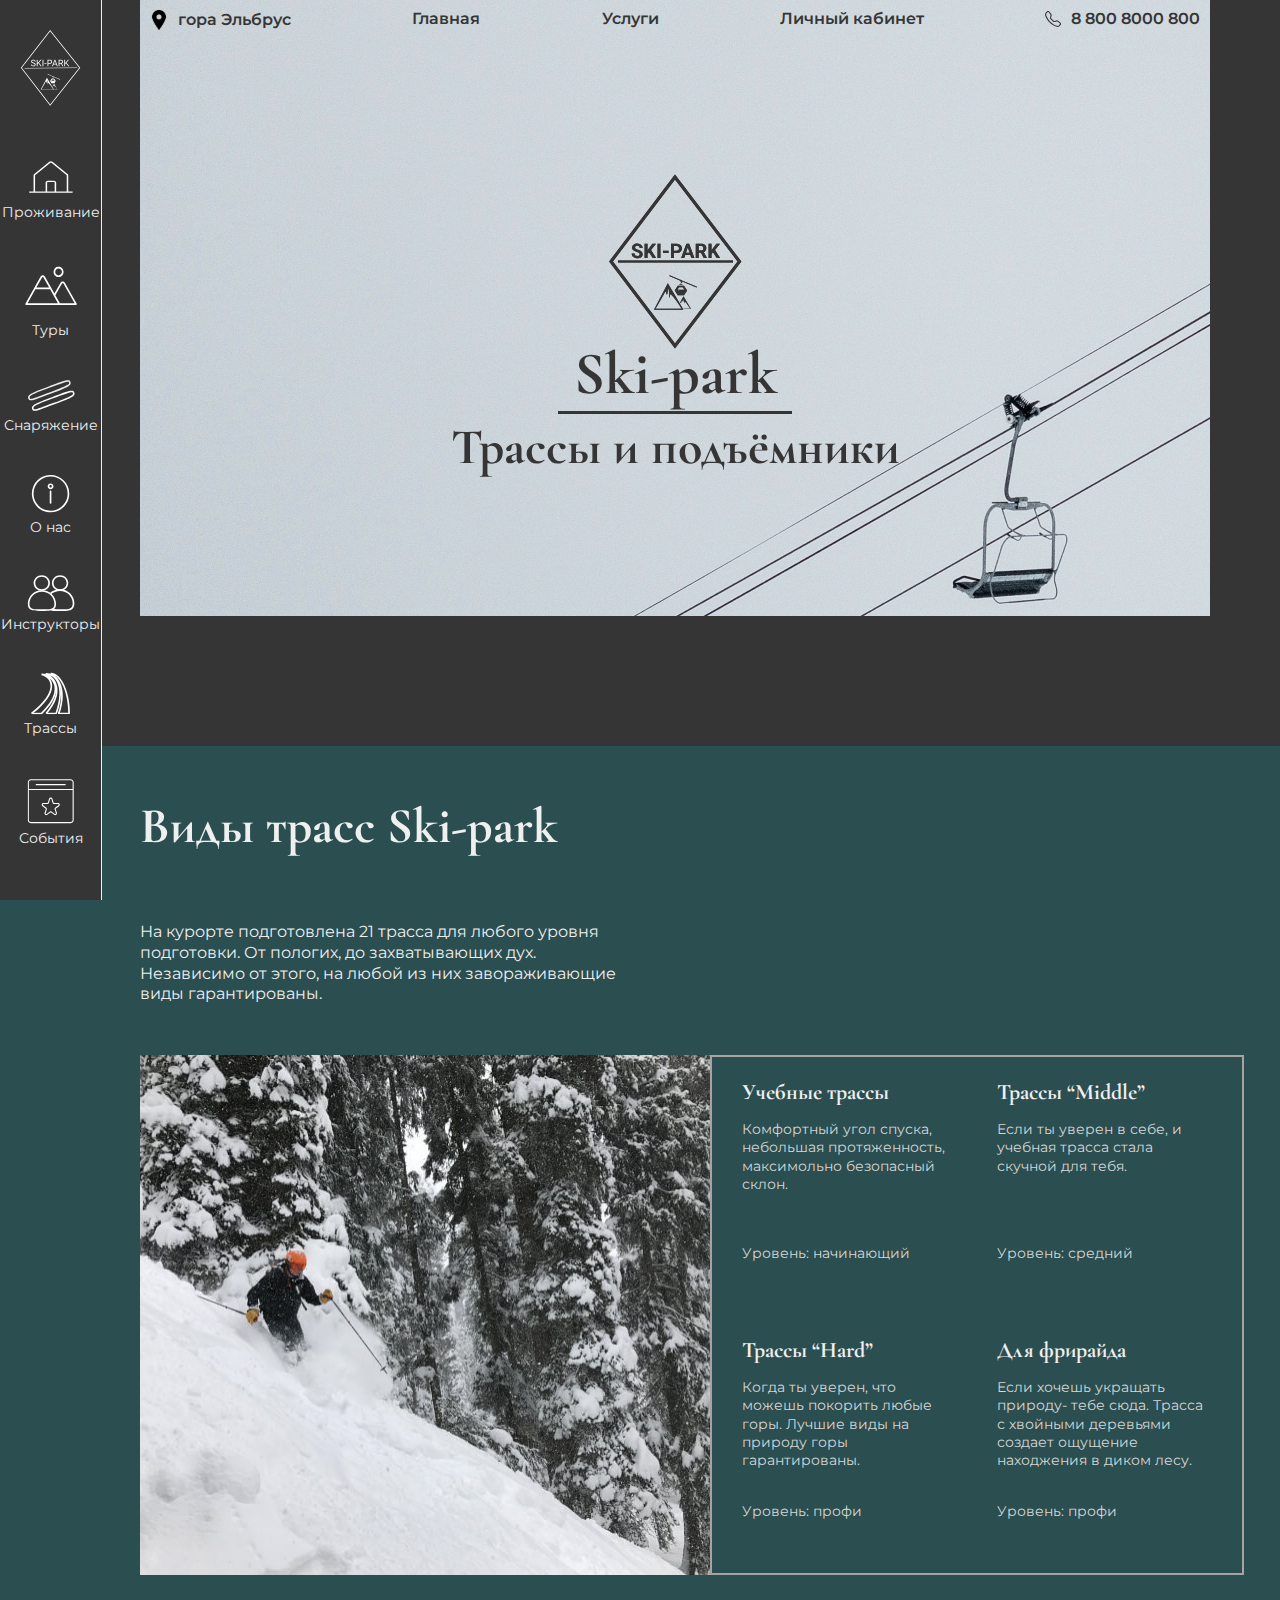
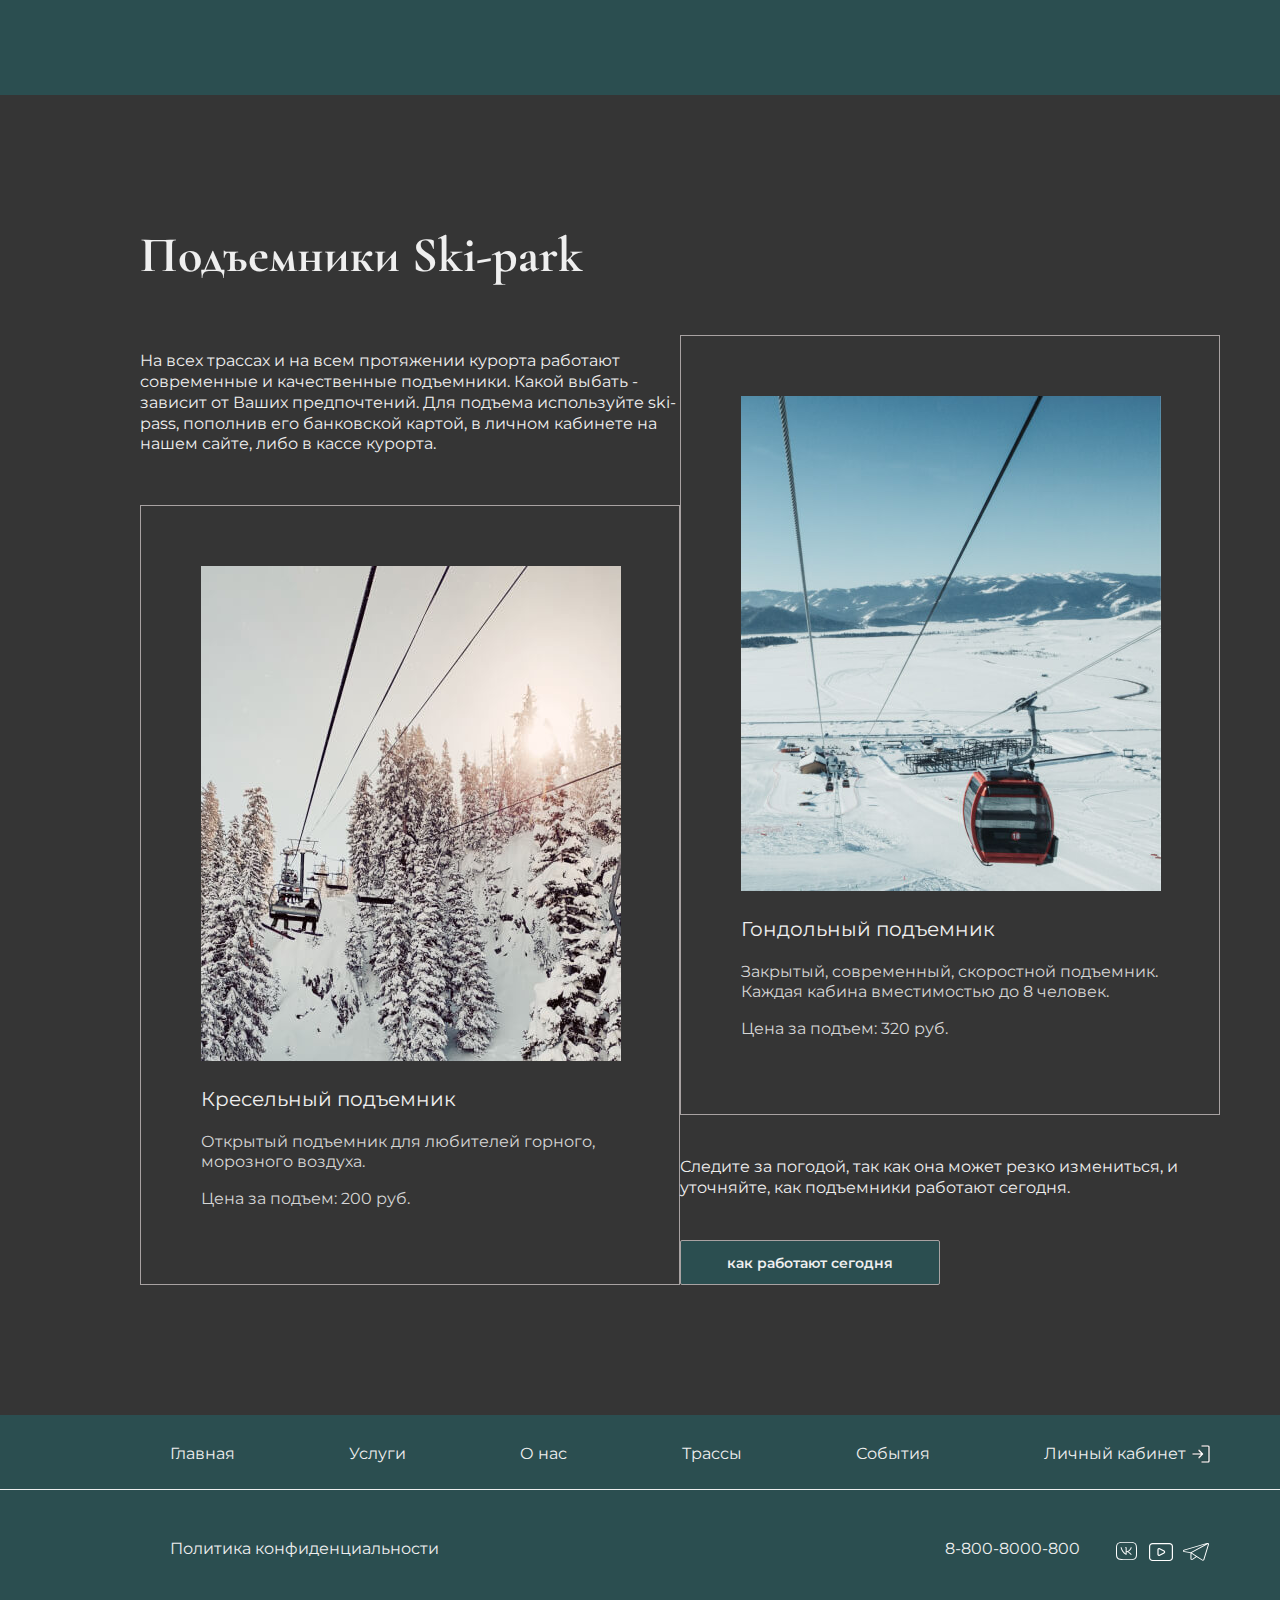
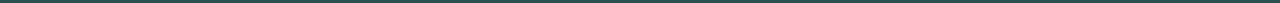
<file: pages/slopes.html>
<!DOCTYPE html>
<html lang="ru">
<head>
    <meta charset="UTF-8">
    <meta http-equiv="X-UA-Compatible" content="IE=edge">
    <meta name="viewport" content="width=device-width, initial-scale=1.0">
    <title>Горнолыжные трассы</title>

    <!-- подключаем шрифты -->
    <link rel="preconnect" href="https://fonts.googleapis.com">
    <link rel="preconnect" href="https://fonts.gstatic.com" crossorigin>
    <link href="https://fonts.googleapis.com/css2?family=Cormorant+Garamond:wght@700&family=Montserrat:wght@300;400;500;600&display=swap" rel="stylesheet"> 

    <!-- подключаем стили: -->
    <link rel="stylesheet" href="../styles/normalize.css">
    <link rel="shortcut icon" href="../images/icons/favicon.ico" type="image/x-icon">
    <link rel="stylesheet" href="../styles/hamburgers.css">
    <link rel="stylesheet" href="../styles/style.css">
    <link rel="stylesheet" href="../styles/media.css">
</head>

<body>
    <nav class="sidebar">
        <ul class="sidebar__column flex" id="sidebar">
            <li class="sidebar__item sidebar__item--first">
                <a href="../index.html">
                    <svg width="61" height="96" viewBox="0 0 66 83" fill="none" xmlns="http://www.w3.org/2000/svg">
                        <path fill-rule="evenodd" clip-rule="evenodd" d="M32.6309 0.315918L65.1855 41.3263L32.6309 82.3366L0.921875 41.3263L32.6309 0.315918ZM32.6395 1.66443L1.97315 41.3263L32.6395 80.9881L64.1237 41.3263L32.6395 1.66443Z" fill="white"/>
                        <g clip-path="url(#clip0_845_75)">
                        <path d="M35.2461 61.5418L35.4533 61.8983L35.8363 61.2325C35.8363 61.2325 36.457 59.8588 36.4931 60.7503C36.6979 61.5776 36.804 60.7032 36.804 60.7032C36.8383 60.6051 37.0649 58.5521 37.1641 60.8408C37.2635 63.128 37.3952 60.9358 37.4701 60.9945C38.6155 61.8948 40.1439 64.4683 40.1439 64.4683H36.9478L37.0667 64.6726H40.5176L36.8767 58.4116L35.2461 61.5418Z" fill="white"/>
                        <path d="M34.4664 61.0894L34.1669 60.5742L29.1502 51.9521L22.3008 65.1028H31.8081H36.8003L36.628 64.8064L34.4664 61.0894ZM32.4015 64.6725H32.0327H23.0515L26.9647 57.8784C26.9647 57.8784 28.2706 54.9927 28.3437 56.8643C28.7749 58.6017 28.9984 56.7653 28.9984 56.7653C29.0702 56.5604 29.545 52.2467 29.755 57.0532C29.9654 61.8601 30.2395 57.2528 30.3976 57.3767C31.4889 58.2361 32.7463 59.8182 33.7944 61.2896C33.8977 61.4358 34.0002 61.5807 34.1001 61.724C35.207 63.3155 36.0132 64.6725 36.0132 64.6725H32.4015Z" fill="white"/>
                        <path d="M32.5586 55.6007L34.0853 57.9988H37.1383L38.6653 55.6007L37.1383 53.2026H34.0853L32.5586 55.6007ZM34.8231 55.8208H34.0208V55.601H34.8231V55.8208ZM36.5813 53.9699L37.3098 55.2499H33.9141L34.6422 53.9699H36.5813Z" fill="white"/>
                        <path d="M36.3753 52.4126H34.8438V52.819H36.3753V52.4126Z" fill="white"/>
                        <path d="M36.0619 50.6158L36.0945 50.5514L35.0062 50.1044L34.9795 50.1572L30.0436 48.0693L29.8516 48.4428L34.7924 50.5328L34.7893 50.5382L35.0184 50.6321L34.9934 50.6884L35.8865 51.4988L35.3431 51.9913L35.5691 52.196L36.3378 51.4988L35.6918 50.9132L43.3747 54.1631L43.5664 53.7897L36.0619 50.6158Z" fill="white"/>
                        </g>
                        <path fill-rule="evenodd" clip-rule="evenodd" d="M61.8697 41.5019L4.99258 41.9965L4.98828 41.502L61.8654 41.0074L61.8697 41.5019Z" fill="white"/>
                        <path d="M15.9856 37.8437C15.9856 37.6795 15.9598 37.5346 15.9083 37.409C15.86 37.2803 15.773 37.1643 15.6475 37.0613C15.5251 36.9583 15.3544 36.86 15.1355 36.7667C14.9198 36.6733 14.6461 36.5783 14.3144 36.4817C13.9666 36.3787 13.6527 36.2644 13.3726 36.1388C13.0924 36.01 12.8525 35.8635 12.6529 35.6993C12.4533 35.535 12.3003 35.3467 12.1941 35.1342C12.0878 34.9216 12.0347 34.6785 12.0347 34.4048C12.0347 34.1311 12.091 33.8784 12.2037 33.6465C12.3164 33.4147 12.4774 33.2135 12.6867 33.0428C12.8992 32.8689 13.152 32.7337 13.445 32.6371C13.738 32.5405 14.0649 32.4922 14.4255 32.4922C14.9536 32.4922 15.4011 32.5936 15.7682 32.7965C16.1385 32.9961 16.4202 33.2585 16.6134 33.5837C16.8066 33.9057 16.9032 34.2503 16.9032 34.6174H15.9759C15.9759 34.3533 15.9195 34.1199 15.8068 33.917C15.6941 33.7109 15.5235 33.5499 15.2949 33.434C15.0663 33.3149 14.7765 33.2553 14.4255 33.2553C14.0938 33.2553 13.8201 33.3052 13.6044 33.405C13.3887 33.5049 13.2277 33.6401 13.1214 33.8108C13.0184 33.9814 12.9669 34.1762 12.9669 34.3952C12.9669 34.5433 12.9974 34.6785 13.0586 34.8009C13.123 34.92 13.2212 35.0311 13.3532 35.1342C13.4885 35.2372 13.6591 35.3322 13.8652 35.4191C14.0745 35.5061 14.3241 35.5898 14.6139 35.6703C15.0131 35.783 15.3577 35.9086 15.6475 36.047C15.9373 36.1855 16.1755 36.3416 16.3623 36.5155C16.5523 36.6862 16.6923 36.881 16.7825 37.0999C16.8759 37.3157 16.9226 37.5604 16.9226 37.8341C16.9226 38.1207 16.8646 38.3799 16.7487 38.6117C16.6328 38.8435 16.4669 39.0416 16.2512 39.2058C16.0355 39.37 15.7763 39.4972 15.4736 39.5873C15.1741 39.6743 14.8393 39.7178 14.469 39.7178C14.1437 39.7178 13.8234 39.6727 13.5078 39.5825C13.1955 39.4924 12.9105 39.3571 12.6529 39.1768C12.3985 38.9965 12.1941 38.7743 12.0395 38.5103C11.8882 38.243 11.8125 37.9339 11.8125 37.5829H12.7398C12.7398 37.8244 12.7865 38.0321 12.8799 38.206C12.9733 38.3766 13.1005 38.5183 13.2615 38.631C13.4257 38.7437 13.6108 38.8274 13.8169 38.8822C14.0262 38.9337 14.2436 38.9595 14.469 38.9595C14.7942 38.9595 15.0695 38.9144 15.2949 38.8242C15.5203 38.7341 15.6909 38.6053 15.8068 38.4378C15.926 38.2704 15.9856 38.0724 15.9856 37.8437Z" fill="#FFFEFE"/>
                        <path d="M19.0429 32.5888V39.6212H18.1107V32.5888H19.0429ZM23.2884 32.5888L20.3663 35.8683L18.7241 37.5733L18.5696 36.5783L19.806 35.2163L22.1679 32.5888H23.2884ZM22.39 39.6212L19.7867 36.1919L20.3421 35.4529L23.5009 39.6212H22.39Z" fill="#FFFEFE"/>
                        <path d="M25.3218 32.5888V39.6212H24.3896V32.5888H25.3218Z" fill="#FFFEFE"/>
                        <path d="M28.7414 36.2644V36.9985H26.3844V36.2644H28.7414Z" fill="#FFFEFE"/>
                        <path d="M32.3445 36.8633H30.4657V36.105H32.3445C32.7084 36.105 33.003 36.047 33.2284 35.9311C33.4538 35.8152 33.618 35.6542 33.721 35.4481C33.8273 35.242 33.8804 35.007 33.8804 34.7429C33.8804 34.5014 33.8273 34.2744 33.721 34.0619C33.618 33.8494 33.4538 33.6787 33.2284 33.5499C33.003 33.4179 32.7084 33.3519 32.3445 33.3519H30.683V39.6212H29.7508V32.5888H32.3445C32.8758 32.5888 33.325 32.6806 33.692 32.8641C34.0591 33.0476 34.3376 33.302 34.5276 33.6272C34.7176 33.9492 34.8126 34.3179 34.8126 34.7333C34.8126 35.1841 34.7176 35.5688 34.5276 35.8876C34.3376 36.2064 34.0591 36.4495 33.692 36.6169C33.325 36.7812 32.8758 36.8633 32.3445 36.8633Z" fill="#FFFEFE"/>
                        <path d="M37.9279 33.2118L35.5999 39.6212H34.6484L37.329 32.5888H37.9424L37.9279 33.2118ZM39.8792 39.6212L37.5463 33.2118L37.5318 32.5888H38.1452L40.8355 39.6212H39.8792ZM39.7584 37.0178V37.781H35.8076V37.0178H39.7584Z" fill="#FFFEFE"/>
                        <path d="M41.7773 32.5888H44.1054C44.6334 32.5888 45.0794 32.6693 45.4432 32.8303C45.8103 32.9913 46.0888 33.2296 46.2788 33.5451C46.472 33.8574 46.5686 34.2422 46.5686 34.6995C46.5686 35.0215 46.5026 35.3161 46.3706 35.5833C46.2418 35.8474 46.055 36.0728 45.8103 36.2595C45.5688 36.4431 45.279 36.5799 44.9409 36.6701L44.6801 36.7715H42.4922L42.4825 36.0132H44.1343C44.4692 36.0132 44.7477 35.9552 44.9699 35.8393C45.1921 35.7202 45.3595 35.5608 45.4722 35.3612C45.5849 35.1615 45.6413 34.941 45.6413 34.6995C45.6413 34.429 45.5881 34.1923 45.4819 33.9895C45.3756 33.7866 45.2082 33.6304 44.9796 33.521C44.7542 33.4083 44.4628 33.3519 44.1054 33.3519H42.7095V39.6212H41.7773V32.5888ZM45.8876 39.6212L44.1778 36.4334L45.1486 36.4286L46.8826 39.5632V39.6212H45.8876Z" fill="#FFFEFE"/>
                        <path d="M48.8049 32.5888V39.6212H47.8727V32.5888H48.8049ZM53.0504 32.5888L50.1283 35.8683L48.4861 37.5733L48.3315 36.5783L49.568 35.2163L51.9298 32.5888H53.0504ZM52.152 39.6212L49.5487 36.1919L50.1041 35.4529L53.2629 39.6212H52.152Z" fill="#FFFEFE"/>
                        <defs>
                        <clipPath id="clip0_845_75">
                        <rect width="21.2671" height="19.2888" fill="white" transform="translate(22.3008 46.9419)"/>
                        </clipPath>
                        </defs>
                    </svg>                                                  
                </a>
            </li>
            <li class="sidebar__item">
                    <a href="../pages/rent-house.html"> 
                        <svg class="sidebar__img" width="50" height="43" viewBox="0 0 50 43" fill="none" xmlns="http://www.w3.org/2000/svg">
                            <path d="M46.004 35.3813H42.2355V19.3927C42.2364 19.1179 42.1715 18.846 42.0449 18.5948C41.9182 18.3436 41.7328 18.1187 41.5007 17.9347L26.4266 5.87284C26.0098 5.53752 25.4653 5.35156 24.9004 5.35156C24.3354 5.35156 23.7909 5.53752 23.3741 5.87284L8.30005 17.9347C8.06791 18.1187 7.88248 18.3436 7.75586 18.5948C7.62924 18.846 7.56427 19.1179 7.56519 19.3927V35.3813H3.79667C3.59678 35.3813 3.40507 35.4511 3.26372 35.5754C3.12238 35.6997 3.04297 35.8683 3.04297 36.044C3.04297 36.2198 3.12238 36.3884 3.26372 36.5126C3.40507 36.6369 3.59678 36.7068 3.79667 36.7068H46.004C46.2039 36.7068 46.3956 36.6369 46.537 36.5126C46.6783 36.3884 46.7577 36.2198 46.7577 36.044C46.7577 35.8683 46.6783 35.6997 46.537 35.5754C46.3956 35.4511 46.2039 35.3813 46.004 35.3813ZM9.07259 19.3927C9.07277 19.302 9.09468 19.2123 9.13689 19.1295C9.17909 19.0467 9.24064 18.9727 9.31755 18.9122L24.3916 6.85038C24.5305 6.73861 24.712 6.67662 24.9004 6.67662C25.0887 6.67662 25.2702 6.73861 25.4091 6.85038L40.4832 18.9122C40.5601 18.9727 40.6216 19.0467 40.6638 19.1295C40.706 19.2123 40.7279 19.302 40.7281 19.3927V35.3813H30.1763V26.7657C30.1763 26.2384 29.9381 25.7327 29.514 25.3598C29.09 24.9869 28.5149 24.7775 27.9152 24.7775H21.8855C21.2859 24.7775 20.7107 24.9869 20.2867 25.3598C19.8627 25.7327 19.6244 26.2384 19.6244 26.7657V35.3813H9.07259V19.3927ZM28.6689 35.3813H21.1318V26.7657C21.1318 26.5899 21.2112 26.4213 21.3526 26.2971C21.4939 26.1728 21.6856 26.1029 21.8855 26.1029H27.9152C28.1151 26.1029 28.3068 26.1728 28.4481 26.2971C28.5895 26.4213 28.6689 26.5899 28.6689 26.7657V35.3813Z" fill="white"/>
                        </svg>                                                                                                                                                             
                    Проживание
                </a>
                
            </li>
            <li class="sidebar__item">
                <a href="../pages/tours.html">
                    <svg class="sidebar__img" width="54" height="57" viewBox="0 0 54 57" fill="none" xmlns="http://www.w3.org/2000/svg">
                        <path d="M34.5563 17.1232C35.5432 17.1232 36.508 16.8168 37.3286 16.2428C38.1492 15.6688 38.7888 14.8529 39.1665 13.8984C39.5441 12.9438 39.643 11.8934 39.4504 10.8801C39.2579 9.86675 38.7826 8.93593 38.0848 8.20535C37.3869 7.47477 36.4977 6.97724 35.5298 6.77567C34.5618 6.5741 33.5585 6.67756 32.6467 7.07294C31.7349 7.46833 30.9555 8.1379 30.4072 8.99697C29.8589 9.85604 29.5662 10.866 29.5662 11.8992C29.5717 13.2829 30.0992 14.6084 31.0338 15.5868C31.9685 16.5652 33.2345 17.1174 34.5563 17.1232ZM34.5563 8.41661C35.2142 8.41661 35.8574 8.62086 36.4045 9.00354C36.9515 9.38621 37.3779 9.93013 37.6297 10.5665C37.8815 11.2029 37.9474 11.9031 37.819 12.5787C37.6907 13.2542 37.3738 13.8748 36.9086 14.3618C36.4433 14.8489 35.8506 15.1806 35.2053 15.3149C34.56 15.4493 33.8911 15.3804 33.2832 15.1168C32.6753 14.8532 32.1558 14.4068 31.7902 13.8341C31.4247 13.2614 31.2296 12.588 31.2296 11.8992C31.2296 10.9756 31.5801 10.0898 32.2039 9.43665C32.8278 8.78353 33.674 8.41661 34.5563 8.41661V8.41661ZM52.7283 43.6782L40.8562 22.6954C40.6389 22.3022 40.3266 21.9758 39.9507 21.7488C39.5748 21.5219 39.1485 21.4024 38.7146 21.4024C38.2807 21.4024 37.8544 21.5219 37.4785 21.7488C37.1027 21.9758 36.7904 22.3022 36.5731 22.6954L30.4187 33.5568L20.896 16.6225C20.6787 16.2294 20.3665 15.9029 19.9906 15.676C19.6147 15.4491 19.1884 15.3296 18.7545 15.3296C18.3206 15.3296 17.8943 15.4491 17.5184 15.676C17.1425 15.9029 16.8303 16.2294 16.6129 16.6225L1.41413 43.6782C1.33365 43.8069 1.28908 43.9566 1.2854 44.1104C1.28173 44.2642 1.31911 44.4161 1.39334 44.5489C1.47003 44.6795 1.57688 44.7878 1.70404 44.8639C1.83121 44.94 1.97461 44.9813 2.12105 44.9842H52.0214C52.1678 44.9813 52.3112 44.94 52.4384 44.8639C52.5656 44.7878 52.6724 44.6795 52.7491 44.5489C52.8233 44.4161 52.8607 44.2642 52.857 44.1104C52.8534 43.9566 52.8088 43.8069 52.7283 43.6782ZM18.0476 17.515C18.1181 17.3836 18.2207 17.2742 18.345 17.1981C18.4692 17.122 18.6106 17.0819 18.7545 17.0819C18.8984 17.0819 19.0398 17.122 19.164 17.1981C19.2883 17.2742 19.3909 17.3836 19.4614 17.515L25.1376 27.5711H12.3714L18.0476 17.515ZM3.57648 43.2429L11.3942 29.3124H26.1148L33.9325 43.2429H3.57648ZM35.8662 43.2429L31.3751 35.2764L38.0077 23.5878C38.0782 23.4564 38.1809 23.3471 38.3051 23.271C38.4293 23.1949 38.5707 23.1548 38.7146 23.1548C38.8586 23.1548 38.9999 23.1949 39.1242 23.271C39.2484 23.3471 39.351 23.4564 39.4215 23.5878L50.566 43.2429H35.8662Z" fill="white"/>
                        </svg>                                                       
                    Туры
                </a>
            </li>
            <li class="sidebar__item">
                <a href="../pages/rent-equipment.html">
                    <svg class="sidebar__img" width="50" height="34" viewBox="0 0 50 34" fill="none" xmlns="http://www.w3.org/2000/svg">
                        <path fill-rule="evenodd" clip-rule="evenodd" d="M46.9363 15.989C47.0347 15.749 47.0607 15.4253 46.7888 14.6784C46.7573 14.5918 46.7272 14.559 46.6503 14.518C46.5327 14.4554 46.2779 14.3734 45.7968 14.3628C44.8142 14.341 43.3613 14.6199 41.415 15.1959C38.8394 15.9583 35.7163 17.1376 32.1622 18.4797C30.3602 19.1602 28.4473 19.8825 26.4388 20.6135C17.4567 23.8828 12.3579 25.9518 9.65255 27.6044C8.29696 28.4325 7.75912 29.0315 7.55678 29.434C7.40658 29.7328 7.36788 30.0628 7.59819 30.6956C7.70945 31.0013 7.81091 31.1336 7.86889 31.1908C7.91125 31.2325 7.9741 31.2803 8.13309 31.3148C8.55582 31.4063 9.38423 31.3523 11.0128 30.8925C13.0512 30.317 15.8568 29.2637 19.84 27.7684C22.1282 26.9094 24.805 25.9044 27.9482 24.7604C37.4878 21.2883 42.5731 19.223 45.1335 17.6272C46.4121 16.8304 46.81 16.2973 46.9363 15.989ZM28.4612 26.17C47.4366 19.2635 49.482 17.692 48.1984 14.1654C47.1283 11.2254 40.5338 13.7152 31.5582 17.104C29.7672 17.7802 27.8814 18.4922 25.9258 19.204C8.04508 25.712 4.90507 27.682 6.18865 31.2086C7.24096 34.0999 10.092 33.0298 20.4686 29.135C22.7491 28.2791 25.393 27.2867 28.4612 26.17Z" fill="white"/>
                        <path fill-rule="evenodd" clip-rule="evenodd" d="M43.1121 5.48169C43.2104 5.24169 43.2365 4.91798 42.9646 4.17109C42.9331 4.08443 42.903 4.05163 42.8261 4.0107C42.7085 3.94811 42.4537 3.86612 41.9726 3.85546C40.9899 3.8337 39.537 4.11257 37.5908 4.68861C35.0152 5.45095 31.8921 6.63028 28.338 7.97236C26.536 8.65285 24.6231 9.37517 22.6146 10.1062C13.6324 13.3754 8.5337 15.4445 5.82833 17.0971C4.47274 17.9252 3.9349 18.5242 3.73257 18.9267C3.58236 19.2255 3.54366 19.5555 3.77397 20.1883C3.88523 20.494 3.9867 20.6263 4.04467 20.6834C4.08703 20.7252 4.14988 20.773 4.30887 20.8074C4.7316 20.899 5.56002 20.8449 7.18853 20.3852C9.22695 19.8097 12.0326 18.7564 16.0158 17.2611C18.304 16.402 20.9808 15.3971 24.124 14.2531C33.6636 10.781 38.7489 8.71571 41.3093 7.1199C42.5879 6.32303 42.9858 5.79002 43.1121 5.48169ZM24.637 15.6626C43.6124 8.75615 45.6577 7.18467 44.3742 3.65806C43.3041 0.718098 36.7096 3.2079 27.734 6.59667C25.943 7.27288 24.0572 7.98487 22.1016 8.69667C4.22086 15.2047 1.08085 17.1747 2.36443 20.7013C3.41674 23.5925 6.26775 22.5224 16.6444 18.6277C18.9249 17.7717 21.5688 16.7794 24.637 15.6626Z" fill="white" fill-opacity="0.9"/>
                    </svg>                                                                           
                    Снаряжение
                </a>
            </li>
            <li class="sidebar__item">
                <a href="../pages/about.html">
                    <svg class="sidebar__img" width="41" height="41" viewBox="0 0 41 41" fill="none" xmlns="http://www.w3.org/2000/svg">
                        <path fill-rule="evenodd" clip-rule="evenodd" d="M10.1797 5.08919C13.257 3.03302 16.8749 1.93555 20.5759 1.93555H20.5763C25.5384 1.93785 30.2966 3.91006 33.8053 7.41878C37.314 10.9275 39.2862 15.6857 39.2885 20.6478V20.6482C39.2885 24.3492 38.1911 27.9671 36.1349 31.0443C34.0787 34.1216 31.1562 36.5201 27.7369 37.9364C24.3176 39.3527 20.5552 39.7233 16.9253 39.0012C13.2954 38.2792 9.9611 36.497 7.34409 33.88C4.72708 31.263 2.94488 27.9287 2.22285 24.2988C1.50082 20.6689 1.87139 16.9064 3.2877 13.4872C4.70402 10.0679 7.10246 7.14536 10.1797 5.08919ZM20.5755 3.59889C17.2036 3.59897 13.9075 4.59889 11.1038 6.47221C8.3001 8.34561 6.11485 11.0083 4.82443 14.1237C3.53401 17.239 3.19638 20.6671 3.85423 23.9743C4.51208 27.2816 6.13587 30.3195 8.52025 32.7038C10.9046 35.0882 13.9425 36.712 17.2498 37.3699C20.557 38.0277 23.985 37.6901 27.1004 36.3997C30.2157 35.1092 32.8785 32.924 34.7519 30.1202C36.6252 27.3166 37.6251 24.0205 37.6252 20.6486M20.5759 3.59889C25.097 3.6011 29.4323 5.39806 32.6291 8.59494C35.826 11.7918 37.623 16.1271 37.6252 20.6482" fill="white"/>
                        <path fill-rule="evenodd" clip-rule="evenodd" d="M20.5749 12.0906C19.8859 12.0906 19.3274 12.6491 19.3274 13.3381C19.3274 14.0271 19.8859 14.5856 20.5749 14.5856C21.2639 14.5856 21.8224 14.0271 21.8224 13.3381C21.8224 12.6491 21.2639 12.0906 20.5749 12.0906ZM17.6641 13.3381C17.6641 11.7305 18.9673 10.4272 20.5749 10.4272C22.1825 10.4272 23.4858 11.7305 23.4858 13.3381C23.4858 14.9457 22.1825 16.249 20.5749 16.249C18.9673 16.249 17.6641 14.9457 17.6641 13.3381Z" fill="white"/>
                        <path fill-rule="evenodd" clip-rule="evenodd" d="M20.566 17.6045C21.0254 17.6045 21.3977 17.9768 21.3977 18.4362V30.038C21.3977 30.4973 21.0254 30.8697 20.566 30.8697C20.1067 30.8697 19.7344 30.4973 19.7344 30.038V18.4362C19.7344 17.9768 20.1067 17.6045 20.566 17.6045Z" fill="white"/>
                    </svg>
                    О нас
                </a>
            </li>
            <li class="sidebar__item">
                <a href="../pages/intructors.html">
                    <svg class="sidebar__img" width="48" height="36" viewBox="0 0 48 36" fill="none" xmlns="http://www.w3.org/2000/svg">
                        <path fill-rule="evenodd" clip-rule="evenodd" d="M33.0835 14.3C36.7325 14.3 39.5935 11.4547 39.5935 8.06251C39.5935 4.67031 36.7325 1.82497 33.0835 1.82497C29.4345 1.82497 26.5735 4.67031 26.5735 8.06251C26.5735 11.4547 29.4345 14.3 33.0835 14.3ZM33.0835 15.9634C37.5975 15.9634 41.2568 12.426 41.2568 8.06251C41.2568 3.69897 37.5975 0.161621 33.0835 0.161621C28.5695 0.161621 24.9102 3.69897 24.9102 8.06251C24.9102 12.426 28.5695 15.9634 33.0835 15.9634Z" fill="white"/>
                        <path fill-rule="evenodd" clip-rule="evenodd" d="M32.9018 15.9631C29.7417 15.9631 26.4303 17.2644 24.1918 19.1011L23.1367 17.8152C25.6538 15.7499 29.3333 14.2998 32.9018 14.2998C40.8633 14.2998 47.3669 20.5413 47.3669 28.3006C47.3669 30.2314 46.9617 31.7498 46.1432 32.9087C45.3208 34.0733 44.1479 34.7809 42.7948 35.2125C41.4549 35.6398 39.8981 35.8097 38.2431 35.8785C36.9833 35.9308 35.6238 35.9254 34.2249 35.9199C33.7871 35.9182 33.3455 35.9164 32.9018 35.9164C32.4573 35.9164 32.0145 35.9183 31.5747 35.9202C28.7498 35.9321 26.0547 35.9436 23.8957 35.4526L24.2645 33.8307C26.2219 34.2758 28.6949 34.2668 31.549 34.2563C31.9909 34.2547 32.442 34.2531 32.9018 34.2531C33.363 34.2531 33.8159 34.2548 34.2603 34.2566C35.6496 34.2621 36.9556 34.2672 38.174 34.2166C39.7812 34.1497 41.1622 33.9873 42.2894 33.6278C43.4035 33.2724 44.2271 32.7386 44.7845 31.9493C45.3459 31.1543 45.7036 30.0064 45.7036 28.3006C45.7036 21.5138 39.9994 15.9631 32.9018 15.9631Z" fill="white"/>
                        <path fill-rule="evenodd" clip-rule="evenodd" d="M14.7866 14.3C18.4356 14.3 21.2966 11.4547 21.2966 8.06251C21.2966 4.67031 18.4356 1.82497 14.7866 1.82497C11.1376 1.82497 8.27663 4.67031 8.27663 8.06251C8.27663 11.4547 11.1376 14.3 14.7866 14.3ZM14.7866 15.9634C19.3006 15.9634 22.9599 12.426 22.9599 8.06251C22.9599 3.69897 19.3006 0.161621 14.7866 0.161621C10.2726 0.161621 6.61328 3.69897 6.61328 8.06251C6.61328 12.426 10.2726 15.9634 14.7866 15.9634Z" fill="white"/>
                        <path fill-rule="evenodd" clip-rule="evenodd" d="M26.5979 32.1999C27.0578 31.5455 27.4065 30.5255 27.4065 28.8544C27.4065 22.2407 21.8684 16.7952 14.9314 16.7952C7.99444 16.7952 2.45631 22.2407 2.45631 28.8544C2.45631 30.5255 2.80503 31.5455 3.26491 32.1999C3.71637 32.8423 4.40261 33.3141 5.44165 33.6471C6.50735 33.9886 7.85405 34.1543 9.49749 34.2229C10.7409 34.2749 12.0695 34.2696 13.5052 34.264C13.9692 34.2622 14.4443 34.2603 14.9314 34.2603C15.4185 34.2603 15.8936 34.2622 16.3576 34.264C17.7933 34.2696 19.1218 34.2749 20.3653 34.2229C22.0087 34.1543 23.3554 33.9886 24.4211 33.6471C25.4602 33.3141 26.1464 32.8423 26.5979 32.1999ZM16.3218 35.9273C23.4776 35.9557 29.0698 35.9779 29.0698 28.8544C29.0698 21.2756 22.7398 15.1318 14.9314 15.1318C7.12296 15.1318 0.792969 21.2756 0.792969 28.8544C0.792969 35.9779 6.38517 35.9557 13.541 35.9273C13.9984 35.9255 14.4622 35.9236 14.9314 35.9236C15.4005 35.9236 15.8644 35.9255 16.3218 35.9273Z" fill="white"/>
                    </svg>                            
                    Инструкторы
                </a>
            </li>
            <li class="sidebar__item">
                <a href="../pages/slopes.html">
                    <svg class="sidebar__img" width="39" height="43" viewBox="0 0 39 43" fill="none" xmlns="http://www.w3.org/2000/svg">
                        <path fill-rule="evenodd" clip-rule="evenodd" d="M11.0131 42.0649H0.617188V40.8174H11.0131V42.0649Z" fill="white"/>
                        <path fill-rule="evenodd" clip-rule="evenodd" d="M25.566 42.0317H15.5859V40.7842H25.566V42.0317Z" fill="white"/>
                        <path fill-rule="evenodd" clip-rule="evenodd" d="M38.0384 42.065L27.2266 42.0317L27.2305 40.7842L38.0422 40.8175L38.0384 42.065Z" fill="white"/>
                        <path fill-rule="evenodd" clip-rule="evenodd" d="M24.503 12.0752C26.8027 19.2289 24.3279 29.4437 11.1728 42.041L10.0224 40.8396C22.9799 28.4315 24.9337 18.8497 22.9195 12.5843C22.0713 9.94589 20.504 7.82694 18.6566 6.27C20.3677 8.4452 21.3559 11.2778 21.1706 14.6867C20.7829 21.8163 15.2591 31.191 1.12563 42.0987L0.109375 40.7819C14.1296 29.9616 19.1624 20.9835 19.5097 14.5964C19.8506 8.32686 15.6738 4.28863 10.4235 3.16494L10.5503 1.52136C12.9848 1.38267 15.903 2.2754 18.4774 4.04462C21.0646 5.82272 23.3614 8.52396 24.503 12.0752Z" fill="white"/>
                        <path fill-rule="evenodd" clip-rule="evenodd" d="M27.9341 10.2496C30.8453 16.823 31.1707 27.0688 25.9349 41.737L24.3684 41.1778C29.5286 26.7213 29.0846 16.9548 26.4132 10.9232C24.7305 7.12382 22.1571 4.7767 19.4667 3.6223C22.3402 5.86327 24.9806 9.3333 26.059 13.9461C27.701 20.9691 25.6806 30.4318 15.804 41.9975L14.5392 40.9174C24.2069 29.5963 25.9204 20.6597 24.4394 14.3248C22.9496 7.95287 18.1854 4.00108 14.4844 2.7234L14.7085 1.10693C19.5091 0.833456 25.0135 3.65515 27.9341 10.2496Z" fill="white"/>
                        <path fill-rule="evenodd" clip-rule="evenodd" d="M19.3477 2.21848L19.7709 0.65625C22.7154 0.750532 25.4011 2.19093 27.7387 4.51911C30.0732 6.84426 32.1022 10.0928 33.7636 13.9222C37.0869 21.5824 39.0034 31.7167 38.8727 41.9007L37.2095 41.8793C37.3377 31.8927 35.4536 21.9969 32.2377 14.5842C30.6294 10.8771 28.7042 7.82839 26.5649 5.69763C25.8411 4.9768 25.0978 4.36541 24.3377 3.86905C26.4776 5.93648 28.5847 8.84265 30.0103 12.7912C32.4033 19.4193 32.8433 28.8925 28.4342 42.1194L26.8562 41.5934C31.1797 28.6231 30.6806 19.546 28.4458 13.356C26.2103 7.16436 22.2054 3.76925 19.3477 2.21848Z" fill="white"/>
                    </svg>                                        
                    Трассы
                </a>
            </li>
            <li class="sidebar__item">
                <a href="../pages/events.html">
                    <svg class="sidebar__img" width="48" height="48" viewBox="0 0 48 48" fill="none" xmlns="http://www.w3.org/2000/svg">
                        <g clip-path="url(#clip0_845_62)">
                        <path d="M43.643 2.20166H3.84364C2.16135 2.20166 0.792701 3.59123 0.792701 5.29847C0.791519 17.4974 0.790063 33.012 0.789062 43.0597C0.789062 44.7669 2.1578 46.1557 3.84 46.1557H43.6443C45.3266 46.1557 46.6952 44.7669 46.6952 43.0597C46.6951 40.4992 46.6939 9.14219 46.6938 5.29847C46.6939 3.59132 45.3252 2.20166 43.643 2.20166V2.20166ZM3.84364 3.30819H43.643C44.7258 3.30819 45.6069 4.20074 45.6069 5.29856V11.9122H1.87972V5.29856C1.87972 4.20074 2.7608 3.30819 3.84364 3.30819V3.30819ZM43.6444 45.0493H3.84009C2.75725 45.0493 1.87618 44.1568 1.87618 43.0597V13.0222H45.6083V43.0597C45.6083 44.1568 44.7272 45.0493 43.6444 45.0493V45.0493Z" fill="white"/>
                        <path d="M31.0223 25.8991H27.2205C26.9296 25.8991 26.6741 25.7104 26.5843 25.4288L25.4137 21.7549C25.1745 21.0043 24.5192 20.5195 23.7442 20.5195H23.7435C22.9692 20.5195 22.3139 21.0043 22.0746 21.7542L20.9006 25.4295C20.8107 25.7104 20.5552 25.8992 20.265 25.8992H16.4624C15.6875 25.8992 15.0321 26.384 14.7929 27.1339C14.553 27.8837 14.8035 28.6675 15.4305 29.1307L18.5077 31.4064C18.7419 31.58 18.8396 31.8862 18.7504 32.1671L17.5764 35.8424C17.3365 36.5922 17.587 37.3767 18.2133 37.84C18.5269 38.0719 18.8863 38.1879 19.2458 38.1879C19.6047 38.1879 19.9642 38.0719 20.2777 37.84L23.3513 35.5666C23.5884 35.3922 23.9047 35.3929 24.1376 35.5658L27.2056 37.8371C27.8326 38.301 28.643 38.3017 29.27 37.8378C29.897 37.3746 30.1475 36.5902 29.9077 35.8396L28.7349 32.1679C28.6451 31.8863 28.7428 31.5801 28.977 31.4065L32.0549 29.1308C32.6811 28.6676 32.931 27.8832 32.6918 27.1332C32.4519 26.3832 31.7972 25.8991 31.0223 25.8991V25.8991ZM31.4158 28.2359L28.3387 30.5116C27.7216 30.9676 27.4654 31.7708 27.7003 32.5092C27.701 32.5092 27.701 32.5092 27.701 32.5099L28.8745 36.1816C29.0132 36.6182 28.7238 36.8746 28.6317 36.9423C28.539 37.0107 28.2092 37.2118 27.8454 36.9423L24.7767 34.671C24.1603 34.2143 23.3294 34.2143 22.713 34.671L19.6387 36.9452C19.2728 37.2139 18.9451 37.0122 18.8524 36.9452C18.7604 36.8768 18.4703 36.6203 18.6096 36.1845L19.7844 32.5092C20.0194 31.7708 19.7632 30.9676 19.146 30.5116L16.0689 28.2359C15.7051 27.9665 15.7915 27.5862 15.8261 27.476C15.8615 27.3651 16.0115 27.0055 16.4623 27.0055H20.2649C21.0278 27.0055 21.698 26.5092 21.9337 25.7709L23.1078 22.0956C23.2473 21.6598 23.6294 21.6259 23.7434 21.6259H23.7441C23.8574 21.6259 24.2402 21.6598 24.3797 22.0962L25.5502 25.77C25.7859 26.5091 26.4567 27.0054 27.2204 27.0054H31.0222C31.4731 27.0054 31.6224 27.3649 31.6578 27.4752C31.6933 27.5855 31.7796 27.9665 31.4158 28.2359V28.2359Z" fill="white"/>
                        <path d="M9.20757 8.16503H38.2779C38.578 8.16503 38.8214 7.91726 38.8214 7.61181C38.8214 7.30636 38.578 7.05859 38.2779 7.05859H9.20757C8.90748 7.05859 8.66406 7.30636 8.66406 7.61181C8.66406 7.91726 8.90748 8.16503 9.20757 8.16503V8.16503Z" fill="white"/>
                        </g>
                        <defs>
                        <clipPath id="clip0_845_62">
                        <rect width="46.5736" height="47.4053" fill="none" transform="translate(0.457031 0.476074)"/>
                        </clipPath>
                        </defs>
                    </svg>                            
                    События
                </a>
            </li>
        </ul>
    </nav>

    <div class="container">
        <header class="section-margin page-header page-header--slopes-banner">
            <button class="page-header__toggle hamburger hamburger--collapse" type="button" onclick="this.classList.toggle('is-active')">
                <span class="hamburger-box">
                  <span class="hamburger-inner"></span>
                </span>
              </button>
            <nav class="page-header__col-menu">
                <ul class="page-header__col-list">
                    <li class="page-header__col-item"><a href="../index.html">Главная страница</a></li>
                    <li class="page-header__col-item"><a href="services.html">Услуги</a></li>
                    <li class="page-header__col-item"><a href="about.html">О нас</a></li>
                    <li class="page-header__col-item"><a href="rent-house.html">Проживание</a></li>
                    <li class="page-header__col-item"><a href="tours.html">Горнолыжные туры</a></li>
                    <li class="page-header__col-item"><a href="rent-equipment.html">Аренда снаряжения</a></li>
                    <li class="page-header__col-item"><a href="intructors.html">Занятия с инструкторами</a></li>
                    <li class="page-header__col-item"><a href="slopes.html">Трассы</a></li>
                    <li class="page-header__col-item"><a href="events.html">События</a></li>
                    <li class="page-header__col-item"><a href="#popup-invite">Личный кабинет</a></li>
                </ul>
                <a class="btn btn--primary page-header__btn" href="#popup">Заказать звонок</a>
            </nav>
            <nav class="page-header__nav">
                <ul class="main-menu flex-sb">
                    <li class="main-menu__item">
                        <a class="flex-ai-center" href="about.html#map">
                            <img src="../images/icons/header-map.svg" alt="">
                            гора Эльбрус
                        </a>
                    </li>
                    <li class="main-menu__item">
                        <a href="../index.html">Главная</a>
                    </li>
                    <li class="main-menu__item">
                        <a href="services.html">Услуги</a>
                    </li>
                    <li class="main-menu__item">
                        <a href="#popup-invite">Личный кабинет</a>
                    </li>
                    <li class="main-menu__item">
                        <a class="flex-ai-center" href="tel:+78008000800">
                            <img src="../images/icons/header-tel.svg" alt="">
                            8 800 8000 800
                        </a>
                    </li>
                </ul>
            </nav>
            <div class="page-header__main-content">
                <img class="page-header__logo" src="../images/logo-header.svg" alt="">
                <h1 class="title">Ski-park</h1>
                <h2 class="page-header__heading">Трассы и подъёмники</h2>
            </div>
        </header>
    </div>

    <div class="page-slopes-and-elevator">
        <section class="slopes section-margin section-padding">
            <div class="container padding-left adapted__container">
                <h2 class="section-title">Виды трасс Ski-park</h2>
                <p class="medium-text slopes__info">На курорте подготовлена 21 трасса для любого уровня подготовки. От пологих, до
                    захватывающих дух. Независимо от этого, на любой из них завораживающие виды гарантированы.
                </p>
                <div class="slopes__content flex">
                    <img class="slopes__img" src="../images/slopes.jpg" alt="">
                    <img class="slopes__img-mob" src="../images/Slopes-mob.png" alt="">
                    <div class="slopes__name">
                        <div class="slopes__item">
                            <h3 class="section-subtitle">Учебные трассы</h3>
                            <div class="slopes__text flex-column-sb">
                                <p class="small-text">Комфортный угол спуска, небольшая протяженность, максимольно безопасный склон.</p>
                                <p class="small-text slopes__lvl">Уровень: начинающий</p>
                            </div>
                        </div>
                        <div class="slopes__item">
                            <h3 class="section-subtitle">Трассы “Middle”</h3>
                            <div class="slopes__text flex-column-sb">
                                <p class="small-text">Если ты уверен в себе, и учебная трасса стала скучной для тебя.</p>
                                <p class="small-text slopes__lvl">Уровень: средний</p>
                            </div>
                        </div>
                        <div class="slopes__item">
                            <h3 class="section-subtitle">Трассы “Hard”</h3>
                            <div class="slopes__text flex-column-sb">
                                <p class="small-text">Когда ты уверен, что можешь покорить любые горы. Лучшие виды на природу горы гарантированы.</p>
                                <p class="small-text">Уровень: профи</p>
                            </div>
                        </div>
                        <div class="slopes__item">
                            <h3 class="section-subtitle">Для фрирайда</h3>
                            <div class="slopes__text flex-column-sb">
                                <p class="small-text">Если хочешь укращать природу- тебе сюда. Трасса с хвойными деревьями создает ощущение находжения в диком лесу.</p>
                                <p class="small-text">Уровень: профи</p>
                            </div>
                        </div>
                    </div>
                </div>            
            </div>      
        </section>

        <section class="elevators section-margin">
            <div class="container padding-left adapted__container">
                <h2 class="section-title">Подъемники Ski-park</h2>
                <div class=" elevators__content flex-sb">
                    <div class="elevators__block flex-column-sb">
                        <p class="medium-text">На всех трассах и на всем протяжении курорта работают современные и 
                            качественные подъемники. Какой выбать - зависит от Ваших предпочтений.
                            Для подъема используйте ski-pass, пополнив его банковской картой, в
                            личном кабинете на нашем сайте, либо в кассе курорта.
                        </p>
                        <div class="elevators__item">
                            <img src="../images/elevator1.jpg" alt="">
                            <h3 class="big-text">Кресельный  подъемник</h3>
                            <p class="medium-text">Открытый подъемник для любителей горного, морозного воздуха.</p>
                            <p class="medium-text">Цена за подъем: 200 руб.</p>
                        </div>
                    </div>
                    <div class="elevators__block flex-column-sb">
                        <div class="elevators__item">
                            <img src="../images/elevator2.jpg" alt="">
                            <h3 class="big-text">Гондольный  подъемник</h3>
                            <p class="medium-text">Закрытый, современный, скоростной подъемник. Каждая кабина вместимостью до 8 человек.</p>
                            <p class="medium-text">Цена за подъем: 320 руб.</p>                            
                        </div>
                        <p class="medium-text">Следите за погодой, так как она может резко измениться,
                            и уточняйте, как подъемники работают сегодня.
                        </p>
                        <a class="btn btn--primary elevators__btn" href="#popup">как работают сегодня</a>
                    </div>
                </div>            
            </div>      
        </section>
    </div>


<!--  Модальное окно -->
    
<div id="popup" class="feedback-form-modal">
    <a href="#sidebar" class="feedback-form-modal__area"></a>
    <div class="feedback-form-modal__body">
        <div class="feedback-form-modal__content">
            <a href="#sidebar" class="feedback-form-modal__close"><img src="../images/icons/close-icon.svg" alt=""></a>
            <form class="feedback-form feedback-form-modal__header" action="#popup-submit">
                <h3 class="feedback-form__title ">Мы перезвоним Вам в течении нескольких минут</h3>
                <div class="feedback-form__input">
                    <input class="feedback-form__item " type="text" placeholder="Имя, Фамилия" required>     
                </div> 
                <div class="feedback-form__opposite flex-sb">
                    <div class="feedback-form__input">     
                        <input class="feedback-form__item feedback-form__item--mod-size" type="email" placeholder="Электронная почта">
                    </div> 
                    <div class="feedback-form__input">
                        <input class="feedback-form__item feedback-form__item--mod-size" type="tel" placeholder="Телефон" required>
                    </div>
                </div>
                <div class="feedback-form__input">                
                    <textarea class="feedback-form__item feedback-form__item--textarea medium-text" name="" placeholder="Введите сообщение"></textarea>
                </div>
                <div class="feedback-form__row-submit flex-sb flex-ai-center">
                    <button class="btn btn--secondary feedback-form__btn">Заказать звонок</button>
                    <label class="feedback-form__terms flex checkbox">
                        <input class="checkbox__input" type="checkbox" checked>
                        <p class="checkbox__text">Согласие на обработку персональных данных</p>           
                    </label>                           
                </div>
                
            </form>
        </div>
    </div>
</div>

<div id="popup-submit" class="feedback-form-modal feedback-form-modal--submit">
    <a href="#sidebar" class="feedback-form-modal__area"></a>
    <div class="feedback-form-modal__body">
        <div class="feedback-form-modal__content-sub">
            <a href="#sidebar" class="feedback-form-modal__close"><img src="../images/icons/close-icon.svg" alt=""></a>
            <form class="feedback-form feedback-form-modal__header" action="#sidebar">
                <h3 class="feedback-form__title">Ваша заявка успешно отправлена. <br> Наш менеджер свяжется с Вами в ближайшее время.</h3>               
                <div class="feedback-form__row-submit">
                    <button class="btn btn--secondary feedback-form__btn">Закрыть</button>
                </div>                
            </form>
        </div>
    </div>
</div>
    

<div id="popup-invite" class="feedback-form-modal">
    <a href="#sidebar" class="feedback-form-modal__area"></a>
    <div class="feedback-form-modal__body">
        <div class="feedback-form-modal__content">
            <a href="#sidebar" class="feedback-form-modal__close"><img src="../images/icons/close-icon.svg" alt=""></a>
            <form class="feedback-form feedback-form-modal__header" action="account.html">
                <h3 class="feedback-form__title">Войти</h3>
                <div class="feedback-form__input">
                    <input class="feedback-form__item " type="text" placeholder="email/логин" required>     
                </div> 
                  <div class="feedback-form__input">
                    <input class="feedback-form__item " type="password" placeholder="Пароль" required>     
                </div> 
                <div class="feedback-form__row-submit flex-sb flex-ai-center">
                    <button class="btn btn--secondary feedback-form__btn">Войти</button>
                    <label class="feedback-form__terms flex checkbox">
                        <input class="checkbox__input" type="checkbox" required>
                        <p class="checkbox__text tiny-text--grey">Запомнить меня</p>           
                    </label>                           
                </div>
                <div class="popup-invite__link small-text--grey flex-sb">
                    <a class="small-text--grey" href="#popup-forget">Забыли пароль? </a>
                    <a class="small-text--grey" href="#popup-registration"> Регистрация</a>
                </div>
            </form>
        </div>
    </div>
</div>
<div id="popup-registration" class="feedback-form-modal">
    <a href="#sidebar" class="feedback-form-modal__area"></a>
    <div class="feedback-form-modal__body">
        <div class="feedback-form-modal__content modal-registration">
            <a href="#sidebar" class="feedback-form-modal__close"><img src="../images/icons/close-icon.svg" alt=""></a>
            <form class="feedback-form feedback-form-modal__header" action="#popup-submit-reg">
                <h3 class="feedback-form__title">Регистрация</h3>
                <div class="feedback-form__input">
                    <input class="feedback-form__item " type="text" placeholder="email/логин" required>     
                </div> 
                <div class="feedback-form__input">
                    <input class="feedback-form__item " type="password" placeholder="Пароль" required>     
                </div> 
                <div class="feedback-form__input">
                    <input class="feedback-form__item " type="password" placeholder="Повторите пароль" required>     
                </div> 
                <div class="feedback-form__row-submit feedback-form__row-submit--reg flex-col">
                    <label class="feedback-form__terms flex checkbox">
                        <input class="checkbox__input" type="checkbox" required>
                        <p class="checkbox__text checkbox__text--reg tiny-text--grey">Даю согласие на обработку персональных даннных</p>           
                    </label>  
                    <button class="btn btn--primary feedback-form__btn feedback-form__btn--reg">Регистрация</button>                         
                </div>
            </form>
        </div>
    </div>
</div>
<div id="popup-submit-reg" class="feedback-form-modal feedback-form-modal--submit">
    <a href="#sidebar" class="feedback-form-modal__area"></a>
    <div class="feedback-form-modal__body ">
        <div class="feedback-form-modal__content-sub thanks-for reg__window">
            <a href="#sidebar" class="feedback-form-modal__close"><img src="../images/icons/close-icon.svg" alt=""></a>
            <form class="feedback-form feedback-form-modal__header thanks-for" action="#sidebar">
                <h3 class="feedback-form__title">Спасибо за регистрацию!</h3>               
                <div class="feedback-form__row-submit thanks__button">
                    <button class="btn btn--secondary feedback-form__btn">Закрыть</button>
                </div>                
            </form>
        </div>
    </div>
</div>
<div id="popup-forget" class="feedback-form-modal">
    <a href="#sidebar" class="feedback-form-modal__area"></a>
    <div class="feedback-form-modal__body">
        <div class="feedback-form-modal__content">
            <a href="#sidebar" class="feedback-form-modal__close"><img src="../images/icons/close-icon.svg" alt=""></a>
            <form class="feedback-form feedback-form-modal__header" action="#popup-submit-forget">
                <h3 class="feedback-form__title">Восстановить пароль</h3>
                <div class="feedback-form__input">
                    <input class="feedback-form__item" type="text" placeholder="email/телефон" required>
                </div>
                <div class="popup-forget__link feedback-form__row-submit flex-sb flex-ai-center">
                    <button class="btn btn--primary feedback-form__btn">Восстановить</button>                         
                </div>
            </form>
        </div>
    </div>
</div>
<div id="popup-submit-forget" class="feedback-form-modal feedback-form-modal--submit">
    <a href="#sidebar" class="feedback-form-modal__area"></a>
    <div class="feedback-form-modal__body">
        <div class="feedback-form-modal__content-sub">
            <a href="#sidebar" class="feedback-form-modal__close"><img src="../images/icons/close-icon.svg" alt=""></a>
            <form class="feedback-form feedback-form-modal__header" action="#sidebar">
                <h3 class="feedback-form__title">Инструкция по восстановлению пароля отправлена на Ваш email, указанный при регистрации</h3>               
                <div class="feedback-form__row-submit">
                    <button class="btn btn--secondary feedback-form__btn">Закрыть</button>
                </div>                
            </form>
        </div>
    </div>
</div>


    <footer class="page-footer">
        <div class="container adapted__container">
            <nav class="page-footer__nav padding-left">
                <ul class="page-footer__main flex-sb">
                    <li><a href="../index.html">Главная</a></li>
                    <li><a href="services.html">Услуги</a></li>
                    <li><a href="about.html">О нас</a></li>
                    <li><a href="slopes.html">Трассы</a></li>
                    <li><a href="events.html">События</a></li>
                    <li class="page-footer__lk ">
                        <a class="flex-ai-center" href="#popup-invite">
                            Личный кабинет
                            <img src="../images/icons/footer-lk.svg" alt="">
                        </a>
                    </li>
                </ul>
            </nav>
            <div class="page-footer__mobile flex-sb ">
                    <a href="tel:+78008000800">8 800 8000 800</a>
                    <a href="#popup-invite"><img src="../images/icons/footer-lk.svg" alt=""></a>
            </div>
        </div>
        <div class="page-footer-line">
            <div class="container adapted__container">
                <div class="page-footer__bottom padding-left flex-sb">
                    <a href="privacy-policy.html">Политика конфиденциальности</a>
                    <div class="flex">
                        <a href="tel:+78008000800">8-800-8000-800</a>
                        <div class="page-footer_social">
                            <ul class="social-list flex">
                                <li class="social-list__item">
                                    <a href="">
                                        <img src="../images/icons/footer-vk.svg" alt="">
                                    </a>
                                </li>
                                <li class="social-list__item">
                                    <a href="">
                                        <img src="../images/icons/footer-youtube.svg" alt="">
                                    </a>
                                </li>
                                <li class="social-list__item">
                                    <a href="">
                                        <img src="../images/icons/footer-telegram.svg" alt="">
                                    </a>
                                </li>
                            </ul>
                        </div>
                    </div>
                </div>
            </div> 
        </div>
        <div class="container adapted__container">
            <div class="page-footer__bottom-mobile flex-sb">
                <a href="privacy-policy.html">Политика <br> конфиденциальности</a>
                <div class="flex-sb page-footer__sotial-media">
                    <a href="https://vk.com" >
                        <img src="../images/icons/footer-vk.svg" alt="">
                    </a>
                    <a href="https://www.youtube.com">
                        <img src="../images/icons/footer-youtube.svg" alt="">
                    </a>
                    <a href="https://web.telegram.org">
                        <img src="../images/icons/footer-telegram.svg" alt="">
                    </a>
                </div>
            </div>
        </div>
    </footer>
</body>
</html>
</file>
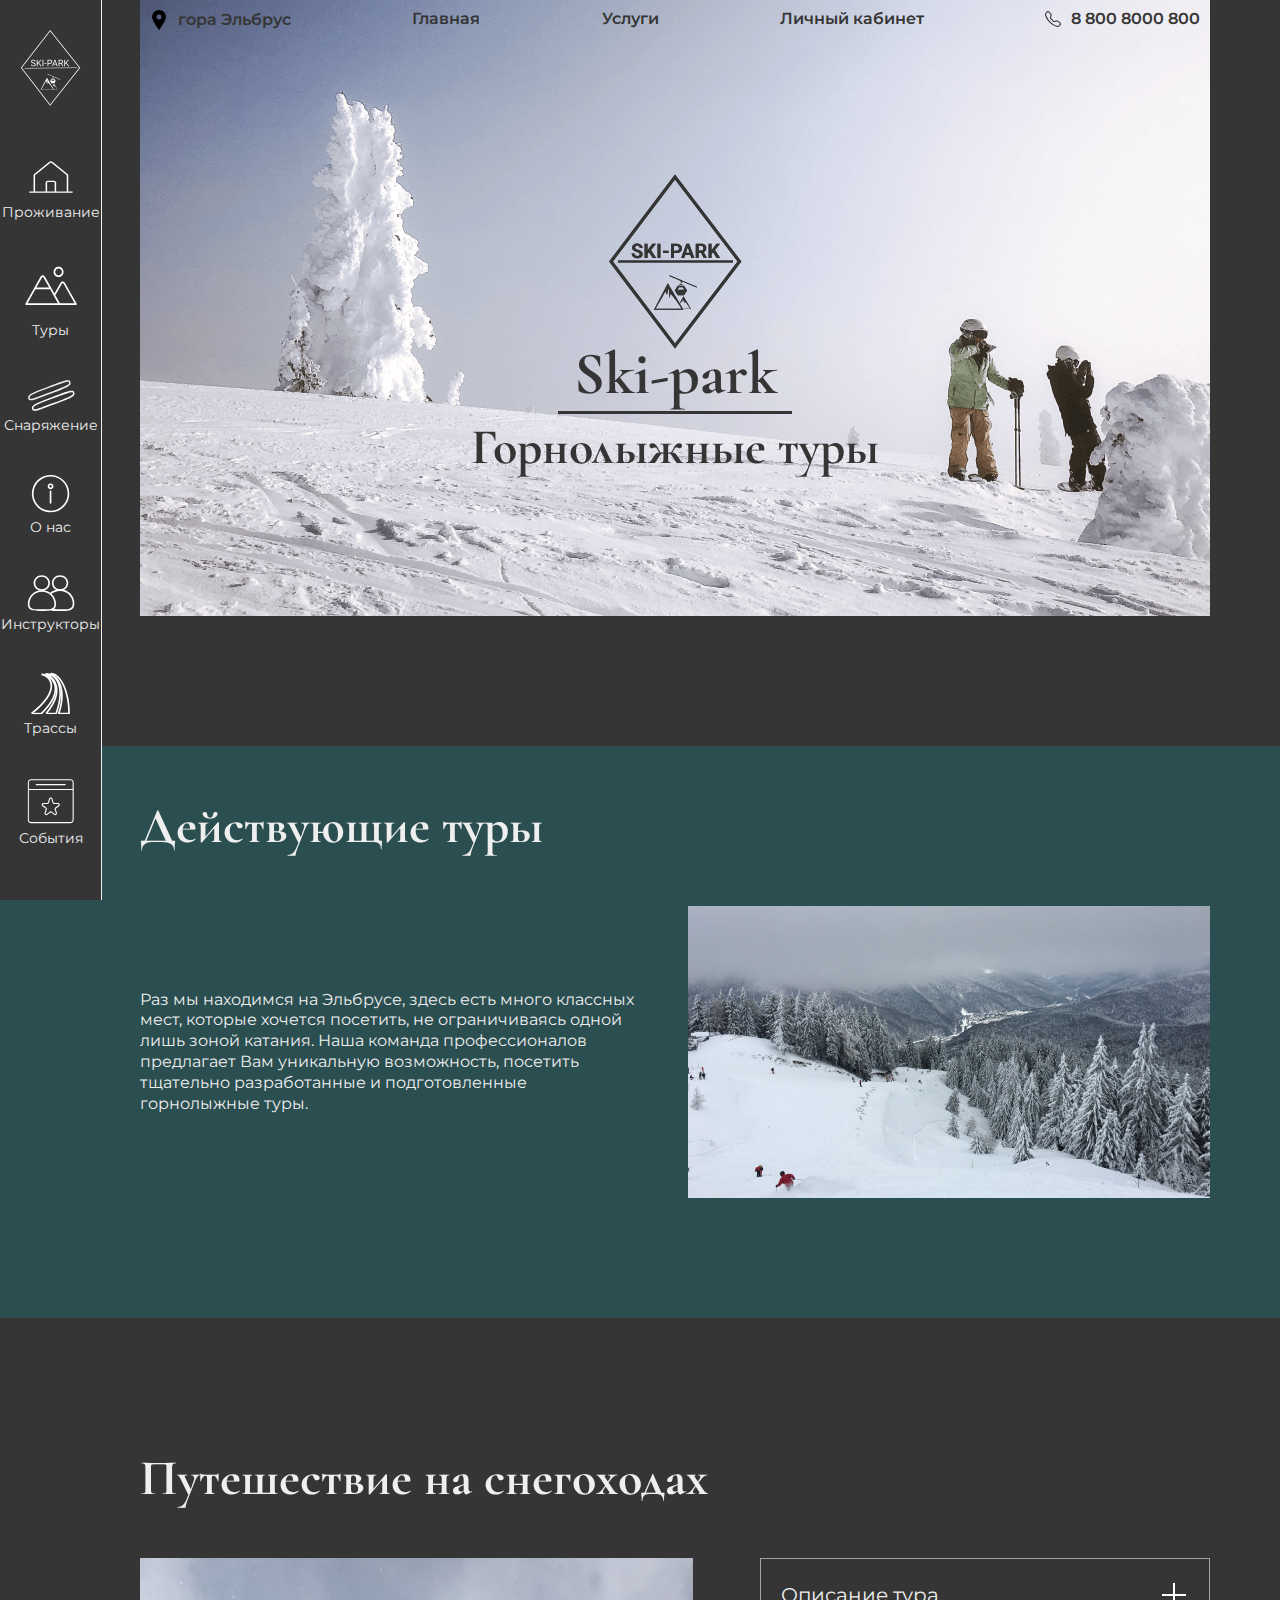
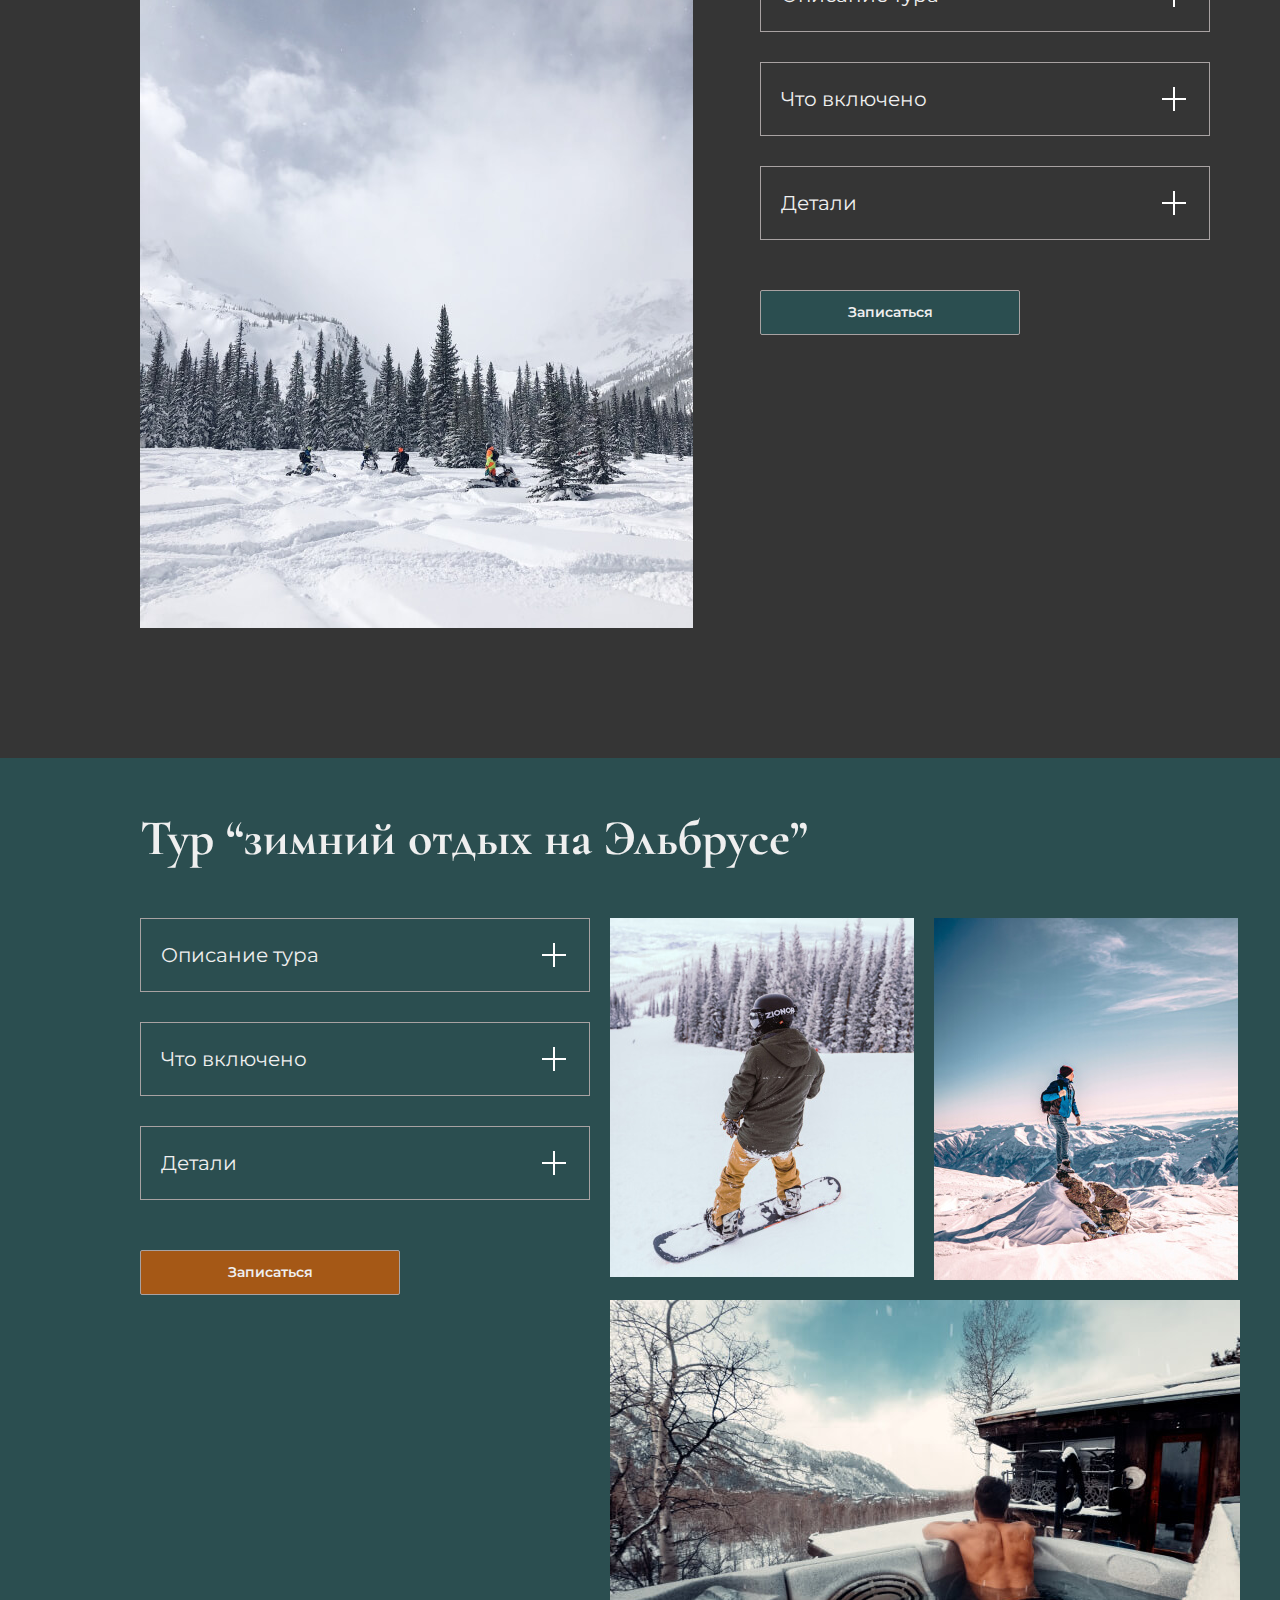
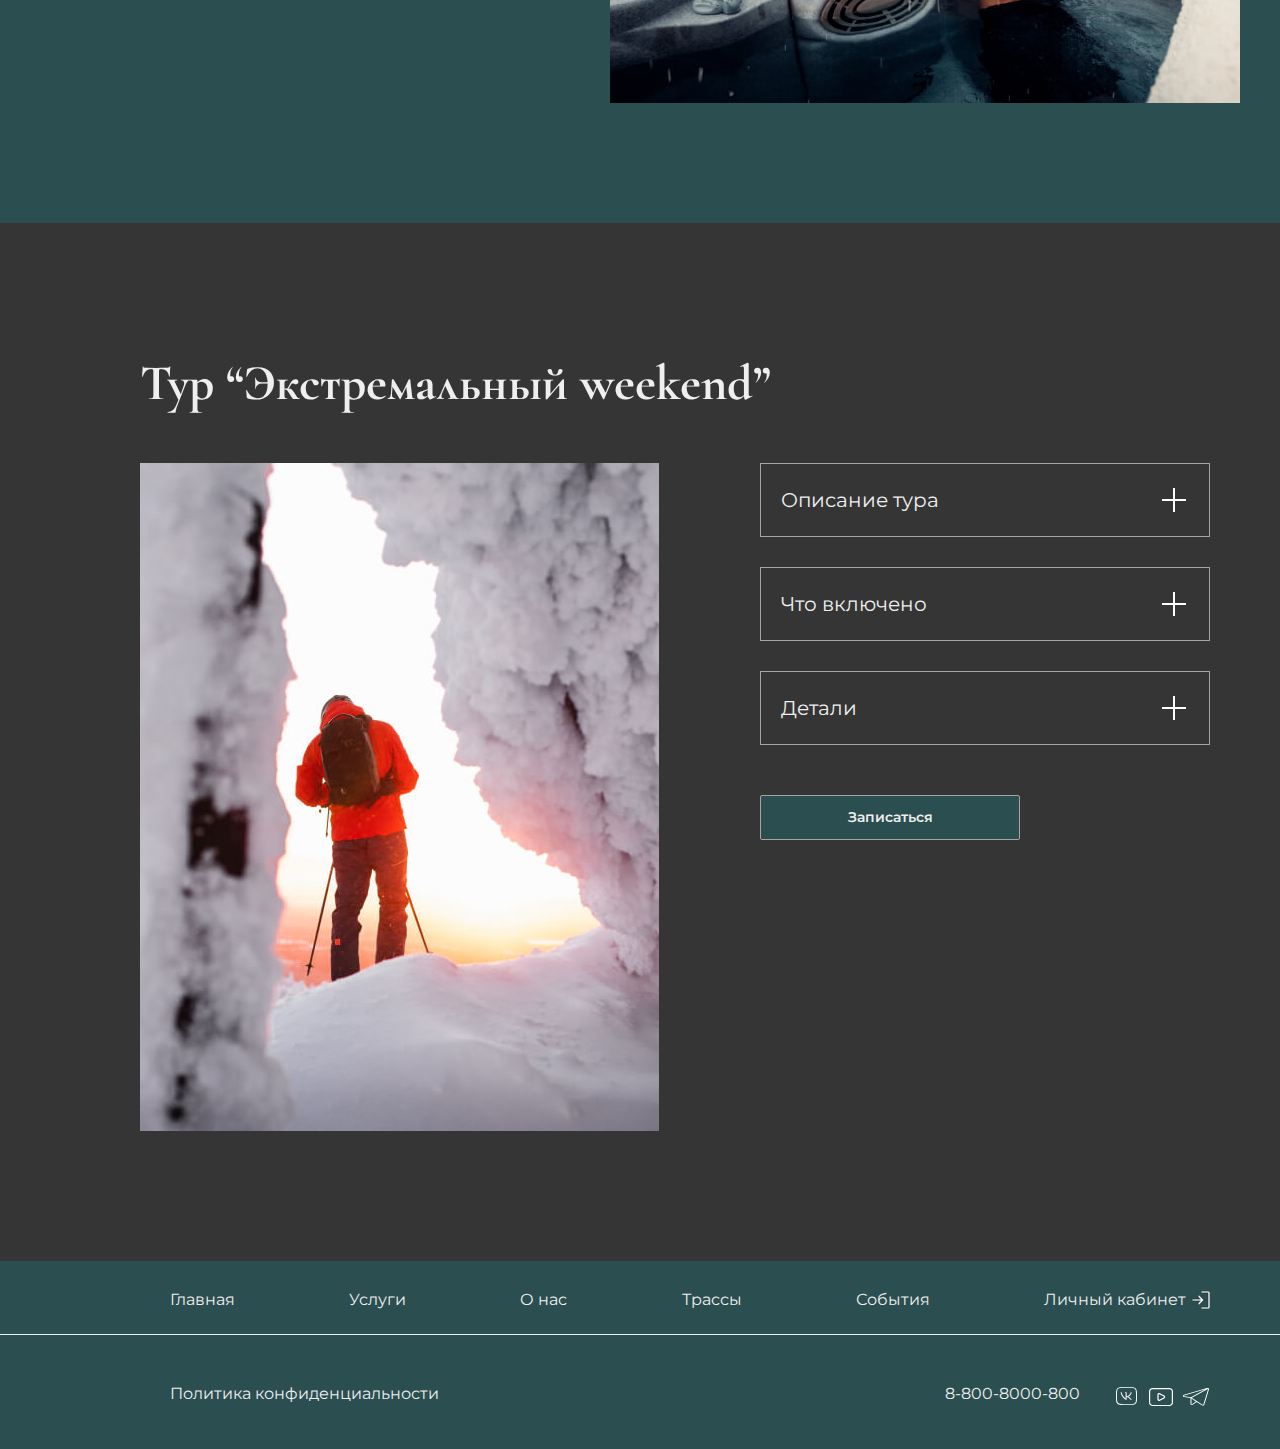
<file: pages/tours.html>
<!DOCTYPE html>
<html lang="ru">
<head>
    <meta charset="UTF-8">
    <meta http-equiv="X-UA-Compatible" content="IE=edge">
    <meta name="viewport" content="width=device-width, initial-scale=1.0">
    <title>Горнолыжные туры</title>

    <!-- подключаем шрифты -->
    <link rel="preconnect" href="https://fonts.googleapis.com">
    <link rel="preconnect" href="https://fonts.gstatic.com" crossorigin>
    <link href="https://fonts.googleapis.com/css2?family=Cormorant+Garamond:wght@700&family=Montserrat:wght@300;400;500;600&display=swap" rel="stylesheet"> 

    <!-- подключаем стили: -->
    <link rel="stylesheet" href="../styles/normalize.css">
    <link rel="shortcut icon" href="../images/icons/favicon.ico" type="image/x-icon">
    <link rel="stylesheet" href="../styles/hamburgers.css">
    <link rel="stylesheet" href="../styles/style.css">
    <link rel="stylesheet" href="../styles/media.css">
</head>

<body>
    <nav class="sidebar">
        <ul class="sidebar__column flex" id="sidebar">
            <li class="sidebar__item sidebar__item--first">
                <a href="../index.html">
                    <svg width="61" height="96" viewBox="0 0 66 83" fill="none" xmlns="http://www.w3.org/2000/svg">
                        <path fill-rule="evenodd" clip-rule="evenodd" d="M32.6309 0.315918L65.1855 41.3263L32.6309 82.3366L0.921875 41.3263L32.6309 0.315918ZM32.6395 1.66443L1.97315 41.3263L32.6395 80.9881L64.1237 41.3263L32.6395 1.66443Z" fill="white"/>
                        <g clip-path="url(#clip0_845_75)">
                        <path d="M35.2461 61.5418L35.4533 61.8983L35.8363 61.2325C35.8363 61.2325 36.457 59.8588 36.4931 60.7503C36.6979 61.5776 36.804 60.7032 36.804 60.7032C36.8383 60.6051 37.0649 58.5521 37.1641 60.8408C37.2635 63.128 37.3952 60.9358 37.4701 60.9945C38.6155 61.8948 40.1439 64.4683 40.1439 64.4683H36.9478L37.0667 64.6726H40.5176L36.8767 58.4116L35.2461 61.5418Z" fill="white"/>
                        <path d="M34.4664 61.0894L34.1669 60.5742L29.1502 51.9521L22.3008 65.1028H31.8081H36.8003L36.628 64.8064L34.4664 61.0894ZM32.4015 64.6725H32.0327H23.0515L26.9647 57.8784C26.9647 57.8784 28.2706 54.9927 28.3437 56.8643C28.7749 58.6017 28.9984 56.7653 28.9984 56.7653C29.0702 56.5604 29.545 52.2467 29.755 57.0532C29.9654 61.8601 30.2395 57.2528 30.3976 57.3767C31.4889 58.2361 32.7463 59.8182 33.7944 61.2896C33.8977 61.4358 34.0002 61.5807 34.1001 61.724C35.207 63.3155 36.0132 64.6725 36.0132 64.6725H32.4015Z" fill="white"/>
                        <path d="M32.5586 55.6007L34.0853 57.9988H37.1383L38.6653 55.6007L37.1383 53.2026H34.0853L32.5586 55.6007ZM34.8231 55.8208H34.0208V55.601H34.8231V55.8208ZM36.5813 53.9699L37.3098 55.2499H33.9141L34.6422 53.9699H36.5813Z" fill="white"/>
                        <path d="M36.3753 52.4126H34.8438V52.819H36.3753V52.4126Z" fill="white"/>
                        <path d="M36.0619 50.6158L36.0945 50.5514L35.0062 50.1044L34.9795 50.1572L30.0436 48.0693L29.8516 48.4428L34.7924 50.5328L34.7893 50.5382L35.0184 50.6321L34.9934 50.6884L35.8865 51.4988L35.3431 51.9913L35.5691 52.196L36.3378 51.4988L35.6918 50.9132L43.3747 54.1631L43.5664 53.7897L36.0619 50.6158Z" fill="white"/>
                        </g>
                        <path fill-rule="evenodd" clip-rule="evenodd" d="M61.8697 41.5019L4.99258 41.9965L4.98828 41.502L61.8654 41.0074L61.8697 41.5019Z" fill="white"/>
                        <path d="M15.9856 37.8437C15.9856 37.6795 15.9598 37.5346 15.9083 37.409C15.86 37.2803 15.773 37.1643 15.6475 37.0613C15.5251 36.9583 15.3544 36.86 15.1355 36.7667C14.9198 36.6733 14.6461 36.5783 14.3144 36.4817C13.9666 36.3787 13.6527 36.2644 13.3726 36.1388C13.0924 36.01 12.8525 35.8635 12.6529 35.6993C12.4533 35.535 12.3003 35.3467 12.1941 35.1342C12.0878 34.9216 12.0347 34.6785 12.0347 34.4048C12.0347 34.1311 12.091 33.8784 12.2037 33.6465C12.3164 33.4147 12.4774 33.2135 12.6867 33.0428C12.8992 32.8689 13.152 32.7337 13.445 32.6371C13.738 32.5405 14.0649 32.4922 14.4255 32.4922C14.9536 32.4922 15.4011 32.5936 15.7682 32.7965C16.1385 32.9961 16.4202 33.2585 16.6134 33.5837C16.8066 33.9057 16.9032 34.2503 16.9032 34.6174H15.9759C15.9759 34.3533 15.9195 34.1199 15.8068 33.917C15.6941 33.7109 15.5235 33.5499 15.2949 33.434C15.0663 33.3149 14.7765 33.2553 14.4255 33.2553C14.0938 33.2553 13.8201 33.3052 13.6044 33.405C13.3887 33.5049 13.2277 33.6401 13.1214 33.8108C13.0184 33.9814 12.9669 34.1762 12.9669 34.3952C12.9669 34.5433 12.9974 34.6785 13.0586 34.8009C13.123 34.92 13.2212 35.0311 13.3532 35.1342C13.4885 35.2372 13.6591 35.3322 13.8652 35.4191C14.0745 35.5061 14.3241 35.5898 14.6139 35.6703C15.0131 35.783 15.3577 35.9086 15.6475 36.047C15.9373 36.1855 16.1755 36.3416 16.3623 36.5155C16.5523 36.6862 16.6923 36.881 16.7825 37.0999C16.8759 37.3157 16.9226 37.5604 16.9226 37.8341C16.9226 38.1207 16.8646 38.3799 16.7487 38.6117C16.6328 38.8435 16.4669 39.0416 16.2512 39.2058C16.0355 39.37 15.7763 39.4972 15.4736 39.5873C15.1741 39.6743 14.8393 39.7178 14.469 39.7178C14.1437 39.7178 13.8234 39.6727 13.5078 39.5825C13.1955 39.4924 12.9105 39.3571 12.6529 39.1768C12.3985 38.9965 12.1941 38.7743 12.0395 38.5103C11.8882 38.243 11.8125 37.9339 11.8125 37.5829H12.7398C12.7398 37.8244 12.7865 38.0321 12.8799 38.206C12.9733 38.3766 13.1005 38.5183 13.2615 38.631C13.4257 38.7437 13.6108 38.8274 13.8169 38.8822C14.0262 38.9337 14.2436 38.9595 14.469 38.9595C14.7942 38.9595 15.0695 38.9144 15.2949 38.8242C15.5203 38.7341 15.6909 38.6053 15.8068 38.4378C15.926 38.2704 15.9856 38.0724 15.9856 37.8437Z" fill="#FFFEFE"/>
                        <path d="M19.0429 32.5888V39.6212H18.1107V32.5888H19.0429ZM23.2884 32.5888L20.3663 35.8683L18.7241 37.5733L18.5696 36.5783L19.806 35.2163L22.1679 32.5888H23.2884ZM22.39 39.6212L19.7867 36.1919L20.3421 35.4529L23.5009 39.6212H22.39Z" fill="#FFFEFE"/>
                        <path d="M25.3218 32.5888V39.6212H24.3896V32.5888H25.3218Z" fill="#FFFEFE"/>
                        <path d="M28.7414 36.2644V36.9985H26.3844V36.2644H28.7414Z" fill="#FFFEFE"/>
                        <path d="M32.3445 36.8633H30.4657V36.105H32.3445C32.7084 36.105 33.003 36.047 33.2284 35.9311C33.4538 35.8152 33.618 35.6542 33.721 35.4481C33.8273 35.242 33.8804 35.007 33.8804 34.7429C33.8804 34.5014 33.8273 34.2744 33.721 34.0619C33.618 33.8494 33.4538 33.6787 33.2284 33.5499C33.003 33.4179 32.7084 33.3519 32.3445 33.3519H30.683V39.6212H29.7508V32.5888H32.3445C32.8758 32.5888 33.325 32.6806 33.692 32.8641C34.0591 33.0476 34.3376 33.302 34.5276 33.6272C34.7176 33.9492 34.8126 34.3179 34.8126 34.7333C34.8126 35.1841 34.7176 35.5688 34.5276 35.8876C34.3376 36.2064 34.0591 36.4495 33.692 36.6169C33.325 36.7812 32.8758 36.8633 32.3445 36.8633Z" fill="#FFFEFE"/>
                        <path d="M37.9279 33.2118L35.5999 39.6212H34.6484L37.329 32.5888H37.9424L37.9279 33.2118ZM39.8792 39.6212L37.5463 33.2118L37.5318 32.5888H38.1452L40.8355 39.6212H39.8792ZM39.7584 37.0178V37.781H35.8076V37.0178H39.7584Z" fill="#FFFEFE"/>
                        <path d="M41.7773 32.5888H44.1054C44.6334 32.5888 45.0794 32.6693 45.4432 32.8303C45.8103 32.9913 46.0888 33.2296 46.2788 33.5451C46.472 33.8574 46.5686 34.2422 46.5686 34.6995C46.5686 35.0215 46.5026 35.3161 46.3706 35.5833C46.2418 35.8474 46.055 36.0728 45.8103 36.2595C45.5688 36.4431 45.279 36.5799 44.9409 36.6701L44.6801 36.7715H42.4922L42.4825 36.0132H44.1343C44.4692 36.0132 44.7477 35.9552 44.9699 35.8393C45.1921 35.7202 45.3595 35.5608 45.4722 35.3612C45.5849 35.1615 45.6413 34.941 45.6413 34.6995C45.6413 34.429 45.5881 34.1923 45.4819 33.9895C45.3756 33.7866 45.2082 33.6304 44.9796 33.521C44.7542 33.4083 44.4628 33.3519 44.1054 33.3519H42.7095V39.6212H41.7773V32.5888ZM45.8876 39.6212L44.1778 36.4334L45.1486 36.4286L46.8826 39.5632V39.6212H45.8876Z" fill="#FFFEFE"/>
                        <path d="M48.8049 32.5888V39.6212H47.8727V32.5888H48.8049ZM53.0504 32.5888L50.1283 35.8683L48.4861 37.5733L48.3315 36.5783L49.568 35.2163L51.9298 32.5888H53.0504ZM52.152 39.6212L49.5487 36.1919L50.1041 35.4529L53.2629 39.6212H52.152Z" fill="#FFFEFE"/>
                        <defs>
                        <clipPath id="clip0_845_75">
                        <rect width="21.2671" height="19.2888" fill="white" transform="translate(22.3008 46.9419)"/>
                        </clipPath>
                        </defs>
                    </svg>                                                  
                </a>
            </li>
            <li class="sidebar__item">
                    <a href="../pages/rent-house.html"> 
                        <svg class="sidebar__img" width="50" height="43" viewBox="0 0 50 43" fill="none" xmlns="http://www.w3.org/2000/svg">
                            <path d="M46.004 35.3813H42.2355V19.3927C42.2364 19.1179 42.1715 18.846 42.0449 18.5948C41.9182 18.3436 41.7328 18.1187 41.5007 17.9347L26.4266 5.87284C26.0098 5.53752 25.4653 5.35156 24.9004 5.35156C24.3354 5.35156 23.7909 5.53752 23.3741 5.87284L8.30005 17.9347C8.06791 18.1187 7.88248 18.3436 7.75586 18.5948C7.62924 18.846 7.56427 19.1179 7.56519 19.3927V35.3813H3.79667C3.59678 35.3813 3.40507 35.4511 3.26372 35.5754C3.12238 35.6997 3.04297 35.8683 3.04297 36.044C3.04297 36.2198 3.12238 36.3884 3.26372 36.5126C3.40507 36.6369 3.59678 36.7068 3.79667 36.7068H46.004C46.2039 36.7068 46.3956 36.6369 46.537 36.5126C46.6783 36.3884 46.7577 36.2198 46.7577 36.044C46.7577 35.8683 46.6783 35.6997 46.537 35.5754C46.3956 35.4511 46.2039 35.3813 46.004 35.3813ZM9.07259 19.3927C9.07277 19.302 9.09468 19.2123 9.13689 19.1295C9.17909 19.0467 9.24064 18.9727 9.31755 18.9122L24.3916 6.85038C24.5305 6.73861 24.712 6.67662 24.9004 6.67662C25.0887 6.67662 25.2702 6.73861 25.4091 6.85038L40.4832 18.9122C40.5601 18.9727 40.6216 19.0467 40.6638 19.1295C40.706 19.2123 40.7279 19.302 40.7281 19.3927V35.3813H30.1763V26.7657C30.1763 26.2384 29.9381 25.7327 29.514 25.3598C29.09 24.9869 28.5149 24.7775 27.9152 24.7775H21.8855C21.2859 24.7775 20.7107 24.9869 20.2867 25.3598C19.8627 25.7327 19.6244 26.2384 19.6244 26.7657V35.3813H9.07259V19.3927ZM28.6689 35.3813H21.1318V26.7657C21.1318 26.5899 21.2112 26.4213 21.3526 26.2971C21.4939 26.1728 21.6856 26.1029 21.8855 26.1029H27.9152C28.1151 26.1029 28.3068 26.1728 28.4481 26.2971C28.5895 26.4213 28.6689 26.5899 28.6689 26.7657V35.3813Z" fill="white"/>
                        </svg>                                                                                                                                                             
                    Проживание
                </a>
                
            </li>
            <li class="sidebar__item">
                <a href="../pages/tours.html">
                    <svg class="sidebar__img" width="54" height="57" viewBox="0 0 54 57" fill="none" xmlns="http://www.w3.org/2000/svg">
                        <path d="M34.5563 17.1232C35.5432 17.1232 36.508 16.8168 37.3286 16.2428C38.1492 15.6688 38.7888 14.8529 39.1665 13.8984C39.5441 12.9438 39.643 11.8934 39.4504 10.8801C39.2579 9.86675 38.7826 8.93593 38.0848 8.20535C37.3869 7.47477 36.4977 6.97724 35.5298 6.77567C34.5618 6.5741 33.5585 6.67756 32.6467 7.07294C31.7349 7.46833 30.9555 8.1379 30.4072 8.99697C29.8589 9.85604 29.5662 10.866 29.5662 11.8992C29.5717 13.2829 30.0992 14.6084 31.0338 15.5868C31.9685 16.5652 33.2345 17.1174 34.5563 17.1232ZM34.5563 8.41661C35.2142 8.41661 35.8574 8.62086 36.4045 9.00354C36.9515 9.38621 37.3779 9.93013 37.6297 10.5665C37.8815 11.2029 37.9474 11.9031 37.819 12.5787C37.6907 13.2542 37.3738 13.8748 36.9086 14.3618C36.4433 14.8489 35.8506 15.1806 35.2053 15.3149C34.56 15.4493 33.8911 15.3804 33.2832 15.1168C32.6753 14.8532 32.1558 14.4068 31.7902 13.8341C31.4247 13.2614 31.2296 12.588 31.2296 11.8992C31.2296 10.9756 31.5801 10.0898 32.2039 9.43665C32.8278 8.78353 33.674 8.41661 34.5563 8.41661V8.41661ZM52.7283 43.6782L40.8562 22.6954C40.6389 22.3022 40.3266 21.9758 39.9507 21.7488C39.5748 21.5219 39.1485 21.4024 38.7146 21.4024C38.2807 21.4024 37.8544 21.5219 37.4785 21.7488C37.1027 21.9758 36.7904 22.3022 36.5731 22.6954L30.4187 33.5568L20.896 16.6225C20.6787 16.2294 20.3665 15.9029 19.9906 15.676C19.6147 15.4491 19.1884 15.3296 18.7545 15.3296C18.3206 15.3296 17.8943 15.4491 17.5184 15.676C17.1425 15.9029 16.8303 16.2294 16.6129 16.6225L1.41413 43.6782C1.33365 43.8069 1.28908 43.9566 1.2854 44.1104C1.28173 44.2642 1.31911 44.4161 1.39334 44.5489C1.47003 44.6795 1.57688 44.7878 1.70404 44.8639C1.83121 44.94 1.97461 44.9813 2.12105 44.9842H52.0214C52.1678 44.9813 52.3112 44.94 52.4384 44.8639C52.5656 44.7878 52.6724 44.6795 52.7491 44.5489C52.8233 44.4161 52.8607 44.2642 52.857 44.1104C52.8534 43.9566 52.8088 43.8069 52.7283 43.6782ZM18.0476 17.515C18.1181 17.3836 18.2207 17.2742 18.345 17.1981C18.4692 17.122 18.6106 17.0819 18.7545 17.0819C18.8984 17.0819 19.0398 17.122 19.164 17.1981C19.2883 17.2742 19.3909 17.3836 19.4614 17.515L25.1376 27.5711H12.3714L18.0476 17.515ZM3.57648 43.2429L11.3942 29.3124H26.1148L33.9325 43.2429H3.57648ZM35.8662 43.2429L31.3751 35.2764L38.0077 23.5878C38.0782 23.4564 38.1809 23.3471 38.3051 23.271C38.4293 23.1949 38.5707 23.1548 38.7146 23.1548C38.8586 23.1548 38.9999 23.1949 39.1242 23.271C39.2484 23.3471 39.351 23.4564 39.4215 23.5878L50.566 43.2429H35.8662Z" fill="white"/>
                        </svg>                                                       
                    Туры
                </a>
            </li>
            <li class="sidebar__item">
                <a href="../pages/rent-equipment.html">
                    <svg class="sidebar__img" width="50" height="34" viewBox="0 0 50 34" fill="none" xmlns="http://www.w3.org/2000/svg">
                        <path fill-rule="evenodd" clip-rule="evenodd" d="M46.9363 15.989C47.0347 15.749 47.0607 15.4253 46.7888 14.6784C46.7573 14.5918 46.7272 14.559 46.6503 14.518C46.5327 14.4554 46.2779 14.3734 45.7968 14.3628C44.8142 14.341 43.3613 14.6199 41.415 15.1959C38.8394 15.9583 35.7163 17.1376 32.1622 18.4797C30.3602 19.1602 28.4473 19.8825 26.4388 20.6135C17.4567 23.8828 12.3579 25.9518 9.65255 27.6044C8.29696 28.4325 7.75912 29.0315 7.55678 29.434C7.40658 29.7328 7.36788 30.0628 7.59819 30.6956C7.70945 31.0013 7.81091 31.1336 7.86889 31.1908C7.91125 31.2325 7.9741 31.2803 8.13309 31.3148C8.55582 31.4063 9.38423 31.3523 11.0128 30.8925C13.0512 30.317 15.8568 29.2637 19.84 27.7684C22.1282 26.9094 24.805 25.9044 27.9482 24.7604C37.4878 21.2883 42.5731 19.223 45.1335 17.6272C46.4121 16.8304 46.81 16.2973 46.9363 15.989ZM28.4612 26.17C47.4366 19.2635 49.482 17.692 48.1984 14.1654C47.1283 11.2254 40.5338 13.7152 31.5582 17.104C29.7672 17.7802 27.8814 18.4922 25.9258 19.204C8.04508 25.712 4.90507 27.682 6.18865 31.2086C7.24096 34.0999 10.092 33.0298 20.4686 29.135C22.7491 28.2791 25.393 27.2867 28.4612 26.17Z" fill="white"/>
                        <path fill-rule="evenodd" clip-rule="evenodd" d="M43.1121 5.48169C43.2104 5.24169 43.2365 4.91798 42.9646 4.17109C42.9331 4.08443 42.903 4.05163 42.8261 4.0107C42.7085 3.94811 42.4537 3.86612 41.9726 3.85546C40.9899 3.8337 39.537 4.11257 37.5908 4.68861C35.0152 5.45095 31.8921 6.63028 28.338 7.97236C26.536 8.65285 24.6231 9.37517 22.6146 10.1062C13.6324 13.3754 8.5337 15.4445 5.82833 17.0971C4.47274 17.9252 3.9349 18.5242 3.73257 18.9267C3.58236 19.2255 3.54366 19.5555 3.77397 20.1883C3.88523 20.494 3.9867 20.6263 4.04467 20.6834C4.08703 20.7252 4.14988 20.773 4.30887 20.8074C4.7316 20.899 5.56002 20.8449 7.18853 20.3852C9.22695 19.8097 12.0326 18.7564 16.0158 17.2611C18.304 16.402 20.9808 15.3971 24.124 14.2531C33.6636 10.781 38.7489 8.71571 41.3093 7.1199C42.5879 6.32303 42.9858 5.79002 43.1121 5.48169ZM24.637 15.6626C43.6124 8.75615 45.6577 7.18467 44.3742 3.65806C43.3041 0.718098 36.7096 3.2079 27.734 6.59667C25.943 7.27288 24.0572 7.98487 22.1016 8.69667C4.22086 15.2047 1.08085 17.1747 2.36443 20.7013C3.41674 23.5925 6.26775 22.5224 16.6444 18.6277C18.9249 17.7717 21.5688 16.7794 24.637 15.6626Z" fill="white" fill-opacity="0.9"/>
                    </svg>                                                                           
                    Снаряжение
                </a>
            </li>
            <li class="sidebar__item">
                <a href="../pages/about.html">
                    <svg class="sidebar__img" width="41" height="41" viewBox="0 0 41 41" fill="none" xmlns="http://www.w3.org/2000/svg">
                        <path fill-rule="evenodd" clip-rule="evenodd" d="M10.1797 5.08919C13.257 3.03302 16.8749 1.93555 20.5759 1.93555H20.5763C25.5384 1.93785 30.2966 3.91006 33.8053 7.41878C37.314 10.9275 39.2862 15.6857 39.2885 20.6478V20.6482C39.2885 24.3492 38.1911 27.9671 36.1349 31.0443C34.0787 34.1216 31.1562 36.5201 27.7369 37.9364C24.3176 39.3527 20.5552 39.7233 16.9253 39.0012C13.2954 38.2792 9.9611 36.497 7.34409 33.88C4.72708 31.263 2.94488 27.9287 2.22285 24.2988C1.50082 20.6689 1.87139 16.9064 3.2877 13.4872C4.70402 10.0679 7.10246 7.14536 10.1797 5.08919ZM20.5755 3.59889C17.2036 3.59897 13.9075 4.59889 11.1038 6.47221C8.3001 8.34561 6.11485 11.0083 4.82443 14.1237C3.53401 17.239 3.19638 20.6671 3.85423 23.9743C4.51208 27.2816 6.13587 30.3195 8.52025 32.7038C10.9046 35.0882 13.9425 36.712 17.2498 37.3699C20.557 38.0277 23.985 37.6901 27.1004 36.3997C30.2157 35.1092 32.8785 32.924 34.7519 30.1202C36.6252 27.3166 37.6251 24.0205 37.6252 20.6486M20.5759 3.59889C25.097 3.6011 29.4323 5.39806 32.6291 8.59494C35.826 11.7918 37.623 16.1271 37.6252 20.6482" fill="white"/>
                        <path fill-rule="evenodd" clip-rule="evenodd" d="M20.5749 12.0906C19.8859 12.0906 19.3274 12.6491 19.3274 13.3381C19.3274 14.0271 19.8859 14.5856 20.5749 14.5856C21.2639 14.5856 21.8224 14.0271 21.8224 13.3381C21.8224 12.6491 21.2639 12.0906 20.5749 12.0906ZM17.6641 13.3381C17.6641 11.7305 18.9673 10.4272 20.5749 10.4272C22.1825 10.4272 23.4858 11.7305 23.4858 13.3381C23.4858 14.9457 22.1825 16.249 20.5749 16.249C18.9673 16.249 17.6641 14.9457 17.6641 13.3381Z" fill="white"/>
                        <path fill-rule="evenodd" clip-rule="evenodd" d="M20.566 17.6045C21.0254 17.6045 21.3977 17.9768 21.3977 18.4362V30.038C21.3977 30.4973 21.0254 30.8697 20.566 30.8697C20.1067 30.8697 19.7344 30.4973 19.7344 30.038V18.4362C19.7344 17.9768 20.1067 17.6045 20.566 17.6045Z" fill="white"/>
                    </svg>
                    О нас
                </a>
            </li>
            <li class="sidebar__item">
                <a href="../pages/intructors.html">
                    <svg class="sidebar__img" width="48" height="36" viewBox="0 0 48 36" fill="none" xmlns="http://www.w3.org/2000/svg">
                        <path fill-rule="evenodd" clip-rule="evenodd" d="M33.0835 14.3C36.7325 14.3 39.5935 11.4547 39.5935 8.06251C39.5935 4.67031 36.7325 1.82497 33.0835 1.82497C29.4345 1.82497 26.5735 4.67031 26.5735 8.06251C26.5735 11.4547 29.4345 14.3 33.0835 14.3ZM33.0835 15.9634C37.5975 15.9634 41.2568 12.426 41.2568 8.06251C41.2568 3.69897 37.5975 0.161621 33.0835 0.161621C28.5695 0.161621 24.9102 3.69897 24.9102 8.06251C24.9102 12.426 28.5695 15.9634 33.0835 15.9634Z" fill="white"/>
                        <path fill-rule="evenodd" clip-rule="evenodd" d="M32.9018 15.9631C29.7417 15.9631 26.4303 17.2644 24.1918 19.1011L23.1367 17.8152C25.6538 15.7499 29.3333 14.2998 32.9018 14.2998C40.8633 14.2998 47.3669 20.5413 47.3669 28.3006C47.3669 30.2314 46.9617 31.7498 46.1432 32.9087C45.3208 34.0733 44.1479 34.7809 42.7948 35.2125C41.4549 35.6398 39.8981 35.8097 38.2431 35.8785C36.9833 35.9308 35.6238 35.9254 34.2249 35.9199C33.7871 35.9182 33.3455 35.9164 32.9018 35.9164C32.4573 35.9164 32.0145 35.9183 31.5747 35.9202C28.7498 35.9321 26.0547 35.9436 23.8957 35.4526L24.2645 33.8307C26.2219 34.2758 28.6949 34.2668 31.549 34.2563C31.9909 34.2547 32.442 34.2531 32.9018 34.2531C33.363 34.2531 33.8159 34.2548 34.2603 34.2566C35.6496 34.2621 36.9556 34.2672 38.174 34.2166C39.7812 34.1497 41.1622 33.9873 42.2894 33.6278C43.4035 33.2724 44.2271 32.7386 44.7845 31.9493C45.3459 31.1543 45.7036 30.0064 45.7036 28.3006C45.7036 21.5138 39.9994 15.9631 32.9018 15.9631Z" fill="white"/>
                        <path fill-rule="evenodd" clip-rule="evenodd" d="M14.7866 14.3C18.4356 14.3 21.2966 11.4547 21.2966 8.06251C21.2966 4.67031 18.4356 1.82497 14.7866 1.82497C11.1376 1.82497 8.27663 4.67031 8.27663 8.06251C8.27663 11.4547 11.1376 14.3 14.7866 14.3ZM14.7866 15.9634C19.3006 15.9634 22.9599 12.426 22.9599 8.06251C22.9599 3.69897 19.3006 0.161621 14.7866 0.161621C10.2726 0.161621 6.61328 3.69897 6.61328 8.06251C6.61328 12.426 10.2726 15.9634 14.7866 15.9634Z" fill="white"/>
                        <path fill-rule="evenodd" clip-rule="evenodd" d="M26.5979 32.1999C27.0578 31.5455 27.4065 30.5255 27.4065 28.8544C27.4065 22.2407 21.8684 16.7952 14.9314 16.7952C7.99444 16.7952 2.45631 22.2407 2.45631 28.8544C2.45631 30.5255 2.80503 31.5455 3.26491 32.1999C3.71637 32.8423 4.40261 33.3141 5.44165 33.6471C6.50735 33.9886 7.85405 34.1543 9.49749 34.2229C10.7409 34.2749 12.0695 34.2696 13.5052 34.264C13.9692 34.2622 14.4443 34.2603 14.9314 34.2603C15.4185 34.2603 15.8936 34.2622 16.3576 34.264C17.7933 34.2696 19.1218 34.2749 20.3653 34.2229C22.0087 34.1543 23.3554 33.9886 24.4211 33.6471C25.4602 33.3141 26.1464 32.8423 26.5979 32.1999ZM16.3218 35.9273C23.4776 35.9557 29.0698 35.9779 29.0698 28.8544C29.0698 21.2756 22.7398 15.1318 14.9314 15.1318C7.12296 15.1318 0.792969 21.2756 0.792969 28.8544C0.792969 35.9779 6.38517 35.9557 13.541 35.9273C13.9984 35.9255 14.4622 35.9236 14.9314 35.9236C15.4005 35.9236 15.8644 35.9255 16.3218 35.9273Z" fill="white"/>
                    </svg>                            
                    Инструкторы
                </a>
            </li>
            <li class="sidebar__item">
                <a href="../pages/slopes.html">
                    <svg class="sidebar__img" width="39" height="43" viewBox="0 0 39 43" fill="none" xmlns="http://www.w3.org/2000/svg">
                        <path fill-rule="evenodd" clip-rule="evenodd" d="M11.0131 42.0649H0.617188V40.8174H11.0131V42.0649Z" fill="white"/>
                        <path fill-rule="evenodd" clip-rule="evenodd" d="M25.566 42.0317H15.5859V40.7842H25.566V42.0317Z" fill="white"/>
                        <path fill-rule="evenodd" clip-rule="evenodd" d="M38.0384 42.065L27.2266 42.0317L27.2305 40.7842L38.0422 40.8175L38.0384 42.065Z" fill="white"/>
                        <path fill-rule="evenodd" clip-rule="evenodd" d="M24.503 12.0752C26.8027 19.2289 24.3279 29.4437 11.1728 42.041L10.0224 40.8396C22.9799 28.4315 24.9337 18.8497 22.9195 12.5843C22.0713 9.94589 20.504 7.82694 18.6566 6.27C20.3677 8.4452 21.3559 11.2778 21.1706 14.6867C20.7829 21.8163 15.2591 31.191 1.12563 42.0987L0.109375 40.7819C14.1296 29.9616 19.1624 20.9835 19.5097 14.5964C19.8506 8.32686 15.6738 4.28863 10.4235 3.16494L10.5503 1.52136C12.9848 1.38267 15.903 2.2754 18.4774 4.04462C21.0646 5.82272 23.3614 8.52396 24.503 12.0752Z" fill="white"/>
                        <path fill-rule="evenodd" clip-rule="evenodd" d="M27.9341 10.2496C30.8453 16.823 31.1707 27.0688 25.9349 41.737L24.3684 41.1778C29.5286 26.7213 29.0846 16.9548 26.4132 10.9232C24.7305 7.12382 22.1571 4.7767 19.4667 3.6223C22.3402 5.86327 24.9806 9.3333 26.059 13.9461C27.701 20.9691 25.6806 30.4318 15.804 41.9975L14.5392 40.9174C24.2069 29.5963 25.9204 20.6597 24.4394 14.3248C22.9496 7.95287 18.1854 4.00108 14.4844 2.7234L14.7085 1.10693C19.5091 0.833456 25.0135 3.65515 27.9341 10.2496Z" fill="white"/>
                        <path fill-rule="evenodd" clip-rule="evenodd" d="M19.3477 2.21848L19.7709 0.65625C22.7154 0.750532 25.4011 2.19093 27.7387 4.51911C30.0732 6.84426 32.1022 10.0928 33.7636 13.9222C37.0869 21.5824 39.0034 31.7167 38.8727 41.9007L37.2095 41.8793C37.3377 31.8927 35.4536 21.9969 32.2377 14.5842C30.6294 10.8771 28.7042 7.82839 26.5649 5.69763C25.8411 4.9768 25.0978 4.36541 24.3377 3.86905C26.4776 5.93648 28.5847 8.84265 30.0103 12.7912C32.4033 19.4193 32.8433 28.8925 28.4342 42.1194L26.8562 41.5934C31.1797 28.6231 30.6806 19.546 28.4458 13.356C26.2103 7.16436 22.2054 3.76925 19.3477 2.21848Z" fill="white"/>
                    </svg>                                        
                    Трассы
                </a>
            </li>
            <li class="sidebar__item">
                <a href="../pages/events.html">
                    <svg class="sidebar__img" width="48" height="48" viewBox="0 0 48 48" fill="none" xmlns="http://www.w3.org/2000/svg">
                        <g clip-path="url(#clip0_845_62)">
                        <path d="M43.643 2.20166H3.84364C2.16135 2.20166 0.792701 3.59123 0.792701 5.29847C0.791519 17.4974 0.790063 33.012 0.789062 43.0597C0.789062 44.7669 2.1578 46.1557 3.84 46.1557H43.6443C45.3266 46.1557 46.6952 44.7669 46.6952 43.0597C46.6951 40.4992 46.6939 9.14219 46.6938 5.29847C46.6939 3.59132 45.3252 2.20166 43.643 2.20166V2.20166ZM3.84364 3.30819H43.643C44.7258 3.30819 45.6069 4.20074 45.6069 5.29856V11.9122H1.87972V5.29856C1.87972 4.20074 2.7608 3.30819 3.84364 3.30819V3.30819ZM43.6444 45.0493H3.84009C2.75725 45.0493 1.87618 44.1568 1.87618 43.0597V13.0222H45.6083V43.0597C45.6083 44.1568 44.7272 45.0493 43.6444 45.0493V45.0493Z" fill="white"/>
                        <path d="M31.0223 25.8991H27.2205C26.9296 25.8991 26.6741 25.7104 26.5843 25.4288L25.4137 21.7549C25.1745 21.0043 24.5192 20.5195 23.7442 20.5195H23.7435C22.9692 20.5195 22.3139 21.0043 22.0746 21.7542L20.9006 25.4295C20.8107 25.7104 20.5552 25.8992 20.265 25.8992H16.4624C15.6875 25.8992 15.0321 26.384 14.7929 27.1339C14.553 27.8837 14.8035 28.6675 15.4305 29.1307L18.5077 31.4064C18.7419 31.58 18.8396 31.8862 18.7504 32.1671L17.5764 35.8424C17.3365 36.5922 17.587 37.3767 18.2133 37.84C18.5269 38.0719 18.8863 38.1879 19.2458 38.1879C19.6047 38.1879 19.9642 38.0719 20.2777 37.84L23.3513 35.5666C23.5884 35.3922 23.9047 35.3929 24.1376 35.5658L27.2056 37.8371C27.8326 38.301 28.643 38.3017 29.27 37.8378C29.897 37.3746 30.1475 36.5902 29.9077 35.8396L28.7349 32.1679C28.6451 31.8863 28.7428 31.5801 28.977 31.4065L32.0549 29.1308C32.6811 28.6676 32.931 27.8832 32.6918 27.1332C32.4519 26.3832 31.7972 25.8991 31.0223 25.8991V25.8991ZM31.4158 28.2359L28.3387 30.5116C27.7216 30.9676 27.4654 31.7708 27.7003 32.5092C27.701 32.5092 27.701 32.5092 27.701 32.5099L28.8745 36.1816C29.0132 36.6182 28.7238 36.8746 28.6317 36.9423C28.539 37.0107 28.2092 37.2118 27.8454 36.9423L24.7767 34.671C24.1603 34.2143 23.3294 34.2143 22.713 34.671L19.6387 36.9452C19.2728 37.2139 18.9451 37.0122 18.8524 36.9452C18.7604 36.8768 18.4703 36.6203 18.6096 36.1845L19.7844 32.5092C20.0194 31.7708 19.7632 30.9676 19.146 30.5116L16.0689 28.2359C15.7051 27.9665 15.7915 27.5862 15.8261 27.476C15.8615 27.3651 16.0115 27.0055 16.4623 27.0055H20.2649C21.0278 27.0055 21.698 26.5092 21.9337 25.7709L23.1078 22.0956C23.2473 21.6598 23.6294 21.6259 23.7434 21.6259H23.7441C23.8574 21.6259 24.2402 21.6598 24.3797 22.0962L25.5502 25.77C25.7859 26.5091 26.4567 27.0054 27.2204 27.0054H31.0222C31.4731 27.0054 31.6224 27.3649 31.6578 27.4752C31.6933 27.5855 31.7796 27.9665 31.4158 28.2359V28.2359Z" fill="white"/>
                        <path d="M9.20757 8.16503H38.2779C38.578 8.16503 38.8214 7.91726 38.8214 7.61181C38.8214 7.30636 38.578 7.05859 38.2779 7.05859H9.20757C8.90748 7.05859 8.66406 7.30636 8.66406 7.61181C8.66406 7.91726 8.90748 8.16503 9.20757 8.16503V8.16503Z" fill="white"/>
                        </g>
                        <defs>
                        <clipPath id="clip0_845_62">
                        <rect width="46.5736" height="47.4053" fill="none" transform="translate(0.457031 0.476074)"/>
                        </clipPath>
                        </defs>
                    </svg>                            
                    События
                </a>
            </li>
        </ul>
    </nav>

    <div class="container">
        <header class="section-margin page-header page-header--tours-banner">
            <button class="page-header__toggle hamburger hamburger--collapse" type="button" onclick="this.classList.toggle('is-active')">
                <span class="hamburger-box">
                  <span class="hamburger-inner"></span>
                </span>
              </button>
            <nav class="page-header__col-menu">
                <ul class="page-header__col-list">
                    <li class="page-header__col-item"><a href="../index.html">Главная страница</a></li>
                    <li class="page-header__col-item"><a href="services.html">Услуги</a></li>
                    <li class="page-header__col-item"><a href="about.html">О нас</a></li>
                    <li class="page-header__col-item"><a href="rent-house.html">Проживание</a></li>
                    <li class="page-header__col-item"><a href="tours.html">Горнолыжные туры</a></li>
                    <li class="page-header__col-item"><a href="rent-equipment.html">Аренда снаряжения</a></li>
                    <li class="page-header__col-item"><a href="intructors.html">Занятия с инструкторами</a></li>
                    <li class="page-header__col-item"><a href="slopes.html">Трассы</a></li>
                    <li class="page-header__col-item"><a href="events.html">События</a></li>
                    <li class="page-header__col-item"><a href="#popup-invite">Личный кабинет</a></li>
                </ul>
                <a class="btn btn--primary page-header__btn" href="#popup">Заказать звонок</a>
            </nav>

            <nav class="page-header__nav">
                <ul class="main-menu flex-sb">
                    <li class="main-menu__item">
                        <a class="flex-ai-center" href="about.html#map">
                            <img src="../images/icons/header-map.svg" alt="">
                            гора Эльбрус
                        </a>
                    </li>
                    <li class="main-menu__item">
                        <a href="../index.html">Главная</a>
                    </li>
                    <li class="main-menu__item">
                        <a href="services.html">Услуги</a>
                    </li>
                    <li class="main-menu__item">
                        <a href="#popup-invite">Личный кабинет</a>
                    </li>
                    <li class="main-menu__item">
                        <a class="flex-ai-center" href="tel:+78008000800">
                            <img src="../images/icons/header-tel.svg" alt="">
                            8 800 8000 800
                        </a>
                    </li>
                </ul>
            </nav>
            <div class="page-header__main-content">
                <img class="page-header__logo" src="../images/logo-header.svg" alt="">
                <h1 class="title">Ski-park</h1>
                <h2 class="page-header__heading">Горнолыжные туры</h2>
            </div>
        </header>
    </div>

    <div class="page-tours">
        <section class="tours-active section-margin section-padding">
            <div class="container padding-left adapted__container">
                <h2 class="section-title">Действующие туры</h2>
                <div class="tours-active__content flex-sb flex-ai-center">
                    <p class="medium-text">Раз мы находимся на Эльбрусе, здесь есть много классных мест,
                        которые хочется посетить, не ограничиваясь одной лишь зоной катания. Наша команда
                        профессионалов предлагает Вам уникальную возможность, посетить тщательно
                        разработанные и подготовленные горнолыжные туры.
                    </p>
                    <img src="../images/tours-active.jpg" alt="">
                </div>               
            </div>      
        </section>

        <section class="tour-snowmobile section-margin">
            <div class="container padding-left adapted__container">
                <h2 class="section-title">Путешествие на снегоходах</h2>
                <div class="flex-sb tour__gap tour-snowmobile__block">
                    <img class="tour-snowmobile__img" src="../images/tour-snowmobile.jpg" alt="">
                    <img class="tour-snowmobile__img-adapted" src="../images/tour-snowmobile-adapted.jpg" alt="">
                    <div class="tour-snowmobile__content">
                        <ul class="faq-list">
                            <li class="faq-list__item faq-block">
                                <div class="faq-block__toggle big-text flex-sb flex-ai-center" role="button" tabindex="0" onclick="this.parentElement.classList.toggle('is-open')">
                                    Описание тура <i class="faq-block__toggle-icon"></i>
                                </div>
                                <div class="faq-block__content">
                                    <p class="small-text">Данный тур проходит практически ежедневно, с учетом погодных условий. 
                                        С места сбора мы отправляемся на снегоходах по красивейшим местам 
                                        горы. В команде будет опытный гид, который раскажет все о посещаемых 
                                        достопримечательностях. Такой гору Вы ещё не видели!
                                    </p>
                                </div>
                            </li>
                            <li class="faq-list__item faq-block">
                                <div class="faq-block__toggle big-text flex-sb flex-ai-center" role="button" tabindex="0" onclick="this.parentElement.classList.toggle('is-open')">
                                    Что включено <i class="faq-block__toggle-icon"></i>
                                </div>
                                <ul class="faq-block__content faq-list__markers">
                                    <li>Обучение управлению снегоходом. Гид выдаст снегоходы, поможет заполнить договор о передачи ответственности и возьмёт залог - 5000р 
                                        за снегоход. Покажет как управлять снегоходом. Проедем пробный маршрут по заснеженному полю, где получим навыки управления 
                                        снегоходом.</li>
                                    <li>Питание. Пельмени в горшочках запечённые в печи, чай со сладостями. Сытно кушаем и собираемся в путь.</li>
                                    <li>Экипировка. Подшлемники - все новые одноразового использования, выдаются индивидуально каждому. 
                                        Шлемы после каждой поездки обрабатываются дезинфицирующим раствором. Экипировка стирается.</li>
                                    <li>Фотосессия с передачей фото и видео материала</li>
                                </ul>
                            </li>
                            <li class="faq-list__item faq-block">
                                <div class="faq-block__toggle big-text flex-sb flex-ai-center" role="button" tabindex="0" onclick="this.parentElement.classList.toggle('is-open')">
                                    Детали <i class="faq-block__toggle-icon"></i> 
                                </div>
                                <div class="faq-block__content">
                                    <p class="small-text"> Стоимость указана за человека
                                    </p>
                                    <ul>
                                        <li>При аренде одной единицы техники:
                                            <li>11000 рублей - при двухместном размещении на технике</li>
                                            <li>22000 рублей - при одноместном размещении на технике</li>
                                        </li>
                                        <li>При аренде двух единиц техники:
                                            <li>7500 рублей - при двухместном размещении на технике</li>
                                            <li>12000 рублей - при одноместном размещении на технике</li>
                                            <li>3500 рублей - место за инструктором, на инструкторской технике</li>
                                        </li>
                                    </ul>
                                    <p class="small-text">
                                        График поездок : по предварительной заявке, 7 дней в неделю, в 10:00.
                                    Длительность - 5 часов.</p>
                                </div>
                            </li>
                        </ul>
                        <a class="btn btn--primary tour-snowmobile__btn" href="#popup">Записаться</a>
                    </div>
                </div>
            </div>      
        </section>

        <section class="tour-winter-relax section-margin section-padding">
            <div class="container padding-left adapted__container">
                <h2 class="section-title">Тур “зимний отдых на Эльбрусе”</h2>
                <div class="flex-sb tour__gap tour-winter-relax__block">
                    <div class="tour-winter-relax__content">
                        <ul class="faq-list faq-list--change-width">
                            <li class="faq-list__item faq-block">
                                <div class="faq-block__toggle big-text flex-sb flex-ai-center" role="button" tabindex="0" onclick="this.parentElement.classList.toggle('is-open')">
                                    Описание тура <i class="faq-block__toggle-icon"></i>
                                </div>
                                <div class="faq-block__content">
                                    <p class="small-text">Этот тур может приобрести как один человек, 
                                        так и целая семья. Во время тура проживание будет проходить в 
                                        горном доме с открытым горячим бассейном. Безлимитный ski-pass 
                                        на подъёмы, занятия с инструктором и  три экскурсии уже включены 
                                        в стоимость тура.
                                    </p>
                                </div>
                            </li>
                            <li class="faq-list__item faq-block">
                                <div class="faq-block__toggle big-text flex-sb flex-ai-center" role="button" tabindex="0" onclick="this.parentElement.classList.toggle('is-open')">
                                    Что включено <i class="faq-block__toggle-icon"></i>
                                </div>
                                <ul class="faq-block__content faq-list__markers">
                                    <li>Трансфер аэропорт - Эльбрус - аэропорт</li>
                                    <li>Питание. Двухразовое питание (завтрак и ужин)</li>
                                    <li>Проживание 6 дней и 7 ночей, с размещением со всеми удобствами</li>
                                    <li>Баня. Одно групповое посещение от 2-х часов</li>
                                    <li>Термальные источники. 2 часа купания в геотермальных (горячих и холодных) источниках</li>
                                    <li>Видеосъёмка на протяжении всего отдыха, а также групповая фотосессия на склоне</li>
                                    <li>Полное сопровождение командой организатора, а также помощь и поддержка в любых ситуациях</li>
                                    <li>Поддержка новичков. Помощь в подборе снаряжения в прокате, а также в поиске инструктора.</li>
                                    <li>5 дней активного катания на лыжах, сноуборде или ватрушках</li>
                                    <li>Фрирайд с гидом</li>
                                    <li>Групповой спуск с 4200м</li>
                                    <li>2 дня обучения с проф. инструкторами</li>
                                    <li>Экскурсии к водопаду и горячим источникам</li>
                                </ul>
                            </li>
                            <li class="faq-list__item faq-block">
                                <div class="faq-block__toggle big-text flex-sb flex-ai-center" role="button" tabindex="0" onclick="this.parentElement.classList.toggle('is-open')">
                                    Детали <i class="faq-block__toggle-icon"></i> 
                                </div>
                                <div class="faq-block__content">
                                    <p class="small-text">Цена тура: 75 000 руб./ чел
                                    </p>
                                    <p class="small-text">Продолжительность тура: 7 дней.
                                    </p>
                                    <p class="small-text">Иметь при себе:
                                    </p>
                                    <ol>
                                        <li>Паспорт / свидетельство о рождении ребенка. Обязательно иметь оригинал документов (не копию).</li>
                                        <li>Телефон</li>
                                        <li>Рюкзак и термос</li>
                                        <li>Удобная тёплая обувь и одежда</li>
                                        <li>Плавки или купальник для купания в термальных источниках и в баню</li>
                                        <li>Солнцезащитные очки с защитой от УФ, 3 категории или выше</li>
                                    </ol>
                                    <p class="small-text">Условия отмены:
                                    <ul>
                                        <li>При отмене бронирования в срок до 24 часов с момента внесения предоплаты – 100% возврат денежных средств. </li>
                                        <li>При отмене бронирования позже суток с момента внесения предоплаты: </li>
                                        <li>На сумму в размере 15% от стоимости тура оформляется сертификат, который можно использовать для оплаты будущих туров. </li>
                                        <li>Остаток предоплаты возвращается туристу за вычетом фактически понесённых туроператором расходов, связанных 
                                            с обеспечением выполнения условий договора о реализации туристского продукта.</li>
                                    </ul>
                                </div>
                            </li>
                        </ul>
                        <a class="btn btn--secondary tour-snowmobile__btn" href="#popup">Записаться</a>
                    </div>
                    <div class="tour-winter-relax__gallery">
                        <img class="tour-winter-relax__img" src="../images/tour-winter-relax-1.jpg" alt="">
                        <img class="tour-winter-relax__img" src="../images/tour-winter-relax-2.jpg" alt="">
                        <img class="tour-winter-relax__img-big" src="../images/tour-winter-relax-3.jpg" alt="">
                    </div>
                </div>
            </div>      
        </section>

        <section class="tour-extreme section-margin">
            <div class="container padding-left adapted__container">
                <h2 class="section-title">Тур “Экстремальный weekend”</h2>
                <div class="flex-sb tour__gap tour-extreme__block">
                    <img class="tour-extreme__img" src="../images/tour-extreme.jpg" alt="">
                    <img class="tour-extreme__img-adapted" src="../images/tour-extreme-adapted.jpg" alt="">
                    <div class="tour-extreme__content">
                        <ul class="faq-list">
                            <li class="faq-list__item faq-block">
                                <div class="faq-block__toggle big-text flex-sb flex-ai-center" role="button" tabindex="0" onclick="this.parentElement.classList.toggle('is-open')">
                                    Описание тура <i class="faq-block__toggle-icon"></i>
                                </div>
                                <div class="faq-block__content">
                                    <p class="small-text">Отдых с пятницы по воскресенье позволит 
                                        оторваться от будней и взглянуть на мир по-новому. Вы посетите 
                                        живописное ущелье. На всё время пребывания включено посещение трассы 
                                        с безлимитным подъёмом. Проживание в доме с открытым бассейном.
                                    </p>
                                </div>
                            </li>
                            <li class="faq-list__item faq-block">
                                <div class="faq-block__toggle big-text flex-sb flex-ai-center" role="button" tabindex="0" onclick="this.parentElement.classList.toggle('is-open')">
                                    Что включено <i class="faq-block__toggle-icon"></i>
                                </div>
                                <ul class="faq-block__content faq-list__markers">
                                    <li>Трансфер аэропорт - Эльбрус - аэропорт</li>
                                    <li>Питание. Двухразовое питание (завтрак и ужин)</li>
                                    <li>Проживание 3 дня и 4 ночи, размещение со всеми удобствами</li>
                                    <li>Баня. Одно групповое посещение от 2-х часов</li>
                                    <li>Полное сопровождение командой организатора, а также помощь и поддержка в любых ситуациях</li>
                                    <li>Поддержка новичков. Помощь в подборе снаряжения в прокате, а также в поиске инструктора.</li>
                                    <li>Групповое обучение с профессиональным инструктором</li>
                                    <li>Видеосъёмка на протяжении всего отдыха, а также групповая фотосессия на склоне</li>
                                    
                                </ul>
                            </li>
                            <li class="faq-list__item faq-block">
                                <div class="faq-block__toggle big-text flex-sb flex-ai-center" role="button" tabindex="0" onclick="this.parentElement.classList.toggle('is-open')">
                                    Детали <i class="faq-block__toggle-icon"></i> 
                                </div>
                                <div class="faq-block__content">
                                    <p class="small-text">Цена тура: 25 000 руб./ чел
                                    </p>
                                    <p class="small-text">Продолжительность тура: 2 дней.
                                    </p>
                                    <p class="small-text">Иметь при себе:
                                    </p>
                                    <ol>
                                        <li>Паспорт / свидетельство о рождении ребенка. Обязательно иметь оригинал документов (не копию).</li>
                                        <li>Телефон</li>
                                        <li>Рюкзак и термос</li>
                                        <li>Удобная тёплая обувь и одежда</li>
                                        <li>Плавки или купальник для купания в термальных источниках и в баню</li>
                                        <li>Солнцезащитные очки с защитой от УФ, 3 категории или выше</li>
                                    </ol>
                                    <p class="small-text">Условия отмены:
                                    <ul>
                                        <li>При отмене бронирования в срок до 24 часов с момента внесения предоплаты – 100% возврат денежных средств. </li>
                                        <li>При отмене бронирования позже суток с момента внесения предоплаты: </li>
                                        <li>На сумму в размере 15% от стоимости тура оформляется сертификат, который можно использовать для оплаты будущих туров. </li>
                                        <li>Остаток предоплаты возвращается туристу за вычетом фактически понесённых туроператором расходов, связанных 
                                            с обеспечением выполнения условий договора о реализации туристского продукта.</li>
                                    </ul>
                                </div>
                            </li>
                        </ul>
                        <a class="btn btn--primary tour-snowmobile__btn" href="#popup">Записаться</a>
                    </div>
                </div>
            </div>      
        </section>
    </div>

    <!--  Модальное окно -->
    
    <div id="popup" class="feedback-form-modal">
        <a href="#sidebar" class="feedback-form-modal__area"></a>
        <div class="feedback-form-modal__body">
            <div class="feedback-form-modal__content">
                <a href="#sidebar" class="feedback-form-modal__close"><img src="../images/icons/close-icon.svg" alt=""></a>
                <form class="feedback-form feedback-form-modal__header" action="#popup-submit">
                    <h3 class="feedback-form__title ">Мы перезвоним Вам в течении нескольких минут</h3>
                    <div class="feedback-form__input">
                        <input class="feedback-form__item " type="text" placeholder="Имя, Фамилия"  required>     
                    </div> 
                    <div class="feedback-form__opposite flex-sb">
                        <div class="feedback-form__input">     
                            <input class="feedback-form__item feedback-form__item--mod-size" type="email" placeholder="Электронная почта" required>
                        </div> 
                        <div class="feedback-form__input">
                            <input class="feedback-form__item feedback-form__item--mod-size" type="tel" placeholder="Телефон" required>
                        </div>
                    </div>
                    <div class="feedback-form__input">                
                        <textarea class="feedback-form__item feedback-form__item--textarea medium-text" name="" placeholder="Введите сообщение" required></textarea>
                    </div>
                    <div class="feedback-form__row-submit flex-sb flex-ai-center">
                        <button class="btn btn--secondary feedback-form__btn">Заказать звонок</button>
                        <label class="feedback-form__terms flex checkbox">
                            <input class="checkbox__input" type="checkbox" checked>
                            <p class="checkbox__text">Согласие на обработку персональных данных</p>           
                        </label>                           
                    </div>
                    
                </form>
            </div>
        </div>
    </div>


    <div id="popup-submit" class="feedback-form-modal feedback-form-modal--submit">
        <a href="#sidebar" class="feedback-form-modal__area"></a>
        <div class="feedback-form-modal__body">
            <div class="feedback-form-modal__content-sub">
                <a href="#sidebar" class="feedback-form-modal__close"><img src="../images/icons/close-icon.svg" alt=""></a>
                <form class="feedback-form feedback-form-modal__header" action="#sidebar">
                    <h3 class="feedback-form__title">Ваша заявка успешно отправлена. <br> Наш менеджер свяжется с Вами в ближайшее время.</h3>               
                    <div class="feedback-form__row-submit">
                        <button class="btn btn--secondary feedback-form__btn">Закрыть</button>
                    </div>                
                </form>
            </div>
        </div>
    </div>
    
    <div id="popup-invite" class="feedback-form-modal">
        <a href="#sidebar" class="feedback-form-modal__area"></a>
        <div class="feedback-form-modal__body">
            <div class="feedback-form-modal__content">
                <a href="#sidebar" class="feedback-form-modal__close"><img src="../images/icons/close-icon.svg" alt=""></a>
                <form class="feedback-form feedback-form-modal__header" action="account.html">
                    <h3 class="feedback-form__title">Войти</h3>
                    <div class="feedback-form__input">
                        <input class="feedback-form__item " type="text" placeholder="email/логин" required>     
                    </div> 
                      <div class="feedback-form__input">
                        <input class="feedback-form__item " type="password" placeholder="Пароль" required>     
                    </div> 
                    <div class="feedback-form__row-submit flex-sb flex-ai-center">
                        <button class="btn btn--secondary feedback-form__btn">Войти</button>
                        <label class="feedback-form__terms flex checkbox">
                            <input class="checkbox__input" type="checkbox" required>
                            <p class="checkbox__text tiny-text--grey">Запомнить меня</p>           
                        </label>                           
                    </div>
                    <div class="popup-invite__link small-text--grey flex-sb">
                        <a class="small-text--grey" href="#popup-forget">Забыли пароль? </a>
                        <a class="small-text--grey" href="#popup-registration"> Регистрация</a>
                    </div>
                </form>
            </div>
        </div>
    </div>
    <div id="popup-registration" class="feedback-form-modal">
        <a href="#sidebar" class="feedback-form-modal__area"></a>
        <div class="feedback-form-modal__body">
            <div class="feedback-form-modal__content modal-registration">
                <a href="#sidebar" class="feedback-form-modal__close"><img src="../images/icons/close-icon.svg" alt=""></a>
                <form class="feedback-form feedback-form-modal__header" action="#popup-submit-reg">
                    <h3 class="feedback-form__title">Регистрация</h3>
                    <div class="feedback-form__input">
                        <input class="feedback-form__item " type="text" placeholder="email/логин" required>     
                    </div> 
                    <div class="feedback-form__input">
                        <input class="feedback-form__item " type="password" placeholder="Пароль" required>     
                    </div> 
                    <div class="feedback-form__input">
                        <input class="feedback-form__item " type="password" placeholder="Повторите пароль" required>     
                    </div> 
                    <div class="feedback-form__row-submit feedback-form__row-submit--reg flex-col">
                        <label class="feedback-form__terms flex checkbox">
                            <input class="checkbox__input" type="checkbox" required>
                            <p class="checkbox__text checkbox__text--reg tiny-text--grey">Даю согласие на обработку персональных даннных</p>           
                        </label>  
                        <button class="btn btn--primary feedback-form__btn feedback-form__btn--reg">Регистрация</button>                         
                    </div>
                </form>
            </div>
        </div>
    </div>
    <div id="popup-submit-reg" class="feedback-form-modal feedback-form-modal--submit">
        <a href="#sidebar" class="feedback-form-modal__area"></a>
        <div class="feedback-form-modal__body ">
            <div class="feedback-form-modal__content-sub thanks-for reg__window">
                <a href="#sidebar" class="feedback-form-modal__close"><img src="../images/icons/close-icon.svg" alt=""></a>
                <form class="feedback-form feedback-form-modal__header thanks-for" action="#sidebar">
                    <h3 class="feedback-form__title">Спасибо за регистрацию!</h3>               
                    <div class="feedback-form__row-submit thanks__button">
                        <button class="btn btn--secondary feedback-form__btn">Закрыть</button>
                    </div>                
                </form>
            </div>
        </div>
    </div>
    <div id="popup-forget" class="feedback-form-modal">
        <a href="#sidebar" class="feedback-form-modal__area"></a>
        <div class="feedback-form-modal__body">
            <div class="feedback-form-modal__content">
                <a href="#sidebar" class="feedback-form-modal__close"><img src="../images/icons/close-icon.svg" alt=""></a>
                <form class="feedback-form feedback-form-modal__header" action="#popup-submit-forget">
                    <h3 class="feedback-form__title">Восстановить пароль</h3>
                    <div class="feedback-form__input">
                        <input class="feedback-form__item" type="text" placeholder="email/телефон" required>
                    </div>
                    <div class="popup-forget__link feedback-form__row-submit flex-sb flex-ai-center">
                        <button class="btn btn--primary feedback-form__btn">Восстановить</button>                         
                    </div>
                </form>
            </div>
        </div>
    </div>
    <div id="popup-submit-forget" class="feedback-form-modal feedback-form-modal--submit">
        <a href="#sidebar" class="feedback-form-modal__area"></a>
        <div class="feedback-form-modal__body">
            <div class="feedback-form-modal__content-sub">
                <a href="#sidebar" class="feedback-form-modal__close"><img src="../images/icons/close-icon.svg" alt=""></a>
                <form class="feedback-form feedback-form-modal__header" action="#sidebar">
                    <h3 class="feedback-form__title">Инструкция по восстановлению пароля отправлена на Ваш email, указанный при регистрации</h3>               
                    <div class="feedback-form__row-submit">
                        <button class="btn btn--secondary feedback-form__btn">Закрыть</button>
                    </div>                
                </form>
            </div>
        </div>
    </div>

    <footer class="page-footer">
        <div class="container adapted__container">
            <nav class="page-footer__nav padding-left">
                <ul class="page-footer__main flex-sb">
                    <li><a href="../index.html">Главная</a></li>
                    <li><a href="services.html">Услуги</a></li>
                    <li><a href="about.html">О нас</a></li>
                    <li><a href="slopes.html">Трассы</a></li>
                    <li><a href="events.html">События</a></li>
                    <li class="page-footer__lk ">
                        <a class="flex-ai-center" href="#popup-invite">
                            Личный кабинет
                            <img src="../images/icons/footer-lk.svg" alt="">
                        </a>
                    </li>
                </ul>
            </nav>
            <div class="page-footer__mobile flex-sb ">
                    <a href="tel:+78008000800">8 800 8000 800</a>
                    <a href="#popup-invite"><img src="../images/icons/footer-lk.svg" alt=""></a>
            </div>
        </div>
        <div class="page-footer-line">
            <div class="container adapted__container">
                <div class="page-footer__bottom padding-left flex-sb">
                    <a href="privacy-policy.html">Политика конфиденциальности</a>
                    <div class="flex">
                        <a href="tel:+78008000800">8-800-8000-800</a>
                        <div class="page-footer_social">
                            <ul class="social-list flex">
                                <li class="social-list__item">
                                    <a href="">
                                        <img src="../images/icons/footer-vk.svg" alt="">
                                    </a>
                                </li>
                                <li class="social-list__item">
                                    <a href="">
                                        <img src="../images/icons/footer-youtube.svg" alt="">
                                    </a>
                                </li>
                                <li class="social-list__item">
                                    <a href="">
                                        <img src="../images/icons/footer-telegram.svg" alt="">
                                    </a>
                                </li>
                            </ul>
                        </div>
                    </div>
                </div>
            </div> 
        </div>
        <div class="container adapted__container">
            <div class="page-footer__bottom-mobile flex-sb">
                <a href="privacy-policy.html">Политика <br> конфиденциальности</a>
                <div class="flex-sb page-footer__sotial-media">
                    <a href="https://vk.com" >
                        <img src="../images/icons/footer-vk.svg" alt="">
                    </a>
                    <a href="https://www.youtube.com">
                        <img src="../images/icons/footer-youtube.svg" alt="">
                    </a>
                    <a href="https://web.telegram.org">
                        <img src="../images/icons/footer-telegram.svg" alt="">
                    </a>
                </div>
            </div>
        </div>
    </footer>
</body>
</html>
</file>
<file: styles/style.css>
/* общие свойства*/

* {
    box-sizing: border-box;
}

body {
    font-family: 'Montserrat', sans-serif;
    background-color: var(--color-dark);
    color: var(--color-white); 
    margin: 0;   
}


/*main colors*/
:root {
    --color-dark: #353535;
    --color-white: #EFEFEF;
    --color-grey: #A8A2A2;
    --color-green: #2B4E50;
    --color-light: #61B4B9;    
}

/* layout */
.container {
    width: 1140px;
    margin: 0 auto;   
}

.padding-left {
    padding-left: 30px;
}

.section-padding {
    padding-top: 50px;
    padding-bottom: 120px;
}

.section-margin {
    margin-bottom: 130px;
}

/* font-size for title */
.title {
    margin-top: -15px;
    margin-bottom: -5px;
    font-family: 'Cormorant Garamond';
    font-style: normal;
    font-weight: 700;
    font-size: 60px;
    line-height: 73px;
    height: 78;
    width: 234px;
    border-bottom: #353535 3px solid;
    text-align: center;
    margin-bottom: 3px;
}

.section-title {
    font-family: 'Cormorant Garamond', serif;
    font-weight: 700;
    font-size: 50px;
    line-height: 60px;
    margin: 0;
    padding: 0 0 50px;  /*отступ снизу*/
}
.page-header__heading {
    font-family: 'Cormorant Garamond', serif;
    font-weight: 700;
    font-size: 50px;
    line-height: 60px;
    margin: 0;
}

.section-subtitle {
    font-family: 'Cormorant Garamond', serif;
    font-weight: 700;
    font-size: 22px;
    line-height: 27px;
}

.section-subtitle-big {            /*********************НАДО ЛИ?*********************************/
    font-family: 'Cormorant Garamond', serif;
    font-weight: 700;
    font-size: 30px;
    line-height: 36px;
}

/*font-size for text*/
.small-text {
    font-weight: 400;
    font-size: 14px;
    line-height: 130%;
}

.small-text--grey {
    font-weight: 400;
    font-size: 14px;
    line-height: 130%;
    color: #A8A2A2;
}

.medium-text {
    font-weight: 400;
    font-size: 16px;
    line-height: 130%;
}

.big-text {
    font-weight: 400;
    font-size: 20px;
    line-height: 130%;
}

/* flex */
.flex {
    display: flex;
}

.flex-sb {
    display: flex;
    justify-content: space-between;
}

.flex-ai-center {
    display: flex;
    align-items: center;
}

.flex-column {
    display: flex;
    flex-direction: column;
}

.flex-column-sb {
    display: flex;
    flex-direction: column;
    justify-content: space-between;
}

.flex-column-ai-center {
    display: flex;
    flex-direction: column;
    align-items: center;
}

/* clear */
ul {
    margin: 0;
    padding: 0;
    list-style-type: none;   
    text-decoration: none;
}

a {
    text-decoration: none;
    color: var(--color-white);
}

/* button */
.btn {
    display: inline-flex;
    justify-content: center;
    align-items: center;
    height: 45px;
    border: 1px solid var(--color-grey);  
    border-radius: 2px;
    color: var(--color-white);
    font-weight: 600;
    font-size: 14px;
}

.btn--primary {
    background-color: var(--color-green);
}

.btn--secondary {
    background-color: #A55816;
}

.btn--primary:hover {
    border: 1px solid var(--color-white);
}

.btn--secondary:hover {
    border: 1px solid var(--color-white);
}

/* sidebar */
.sidebar {
    position: fixed;
    max-width: 102px;
    height: 100vh;
    border-right: 1px solid var(--color-white);
    background-color: var(--color-dark);
}

.sidebar__column {
    flex-direction: column;


}



.sidebar__item a:hover {
    fill: #30E3CA;
    color: #30E3CA;
    stroke: #30E3CA;
    stroke-width: 1.5px;
    transition: all .3s ease;
    stroke-dashoffset: 0;
    stroke-dasharray: 760;
}


.sidebar__item a {
    font-size: 14px;
    margin: 20px;
    display: flex;
    flex-direction: column;
    justify-content: space-between;
    align-items: center;
    align-content: center;
    stroke-dasharray: 140 540;
    stroke-dashoffset: -474;
    stroke-width: 1px;
    stroke: #f0f7f6;
    transition: stroke-width 1s, stroke-dashoffset 4s, stroke-dasharray 1s;
}
.sidebar__img {
    margin-bottom: 5px;
}

/* hamburger*/
.page-header__toggle {
    display: none;
} 

.page-header__col-menu {
    display: none;
    z-index: 1;
    border: var(--color-green) 2px solid;
}

.page-header__col-menu--border {
    border: 1px var(--color-grey) solid;
}
  
.hamburger-inner, 
.hamburger-inner::before, 
.hamburger-inner::after,
.hamburger.is-active .hamburger-inner, 
.hamburger.is-active .hamburger-inner::before, 
.hamburger.is-active .hamburger-inner::after {
    background-color: var(--color-dark);
    border-radius: 1.5px;
}

.page-header__toggle.is-active + .page-header__col-menu{
    display: none;
}

.hamburger-inner_change-color,
.hamburger-inner_change-color::before, 
.hamburger-inner_change-color::after,
.hamburger__change-color.is-active .hamburger-inner_change-color,
.hamburger__change-color.is-active .hamburger-inner_change-color::before,
.hamburger__change-colorv.is-active .hamburger-inner_change-color::after {
    background-color: var(--color-white);

}

/* page-header */

.page-header {
    height: 616px;
    color: var(--color-dark);
}

.main-menu {
    padding: 10px;
}

.main-menu__item a {
    text-decoration: none;
    color: var(--color-dark);
    font-weight: 600;
}

.main-menu__item a img {
    margin-right: 10px;
}

.page-header__main-content {
    display: flex;
    flex-direction: column;
    align-items: center;
    padding-top: 130px;
}

/* page-footer */
.page-footer {
    background-color: var(--color-green);
}

.page-footer__main {
    padding-top: 30px;
    padding-bottom: 25px;
}

.page-footer__lk img {
    margin-left: 6px;
}

.page-footer hr {                   /*................УБРАТЬ ПОТОМ....................*/
    color: var(--color-white);
}

.page-footer_social {
    margin-left: 35px;
}

.page-footer__bottom {
    padding-top: 50px;
    padding-bottom: 35px;
}

.social-list {
    gap: 10px;
    align-items: center;
}

.page-footer__mobile {
    display: none;
}
.page-footer__bottom-mobile {
    display: none;
}
.page-footer-line {
    border-top: var(--color-white) 1px solid;
}


/* *** свойства для index.html *** */

.page-header--index-banner {
    background-image: url(../images/banner-index.png);
}

/* services */
.services__banner { 
    width: 560px; 
    height: 786px; 
}

.services__column {
    gap: 30px;
}

.service__item {
    position: relative;
    width: 520px;
    height: 175px;
    padding-left: 35px;
    border: 1px solid var(--color-grey);
}

.service__item p {
    width: 385px;
}

.service__item a {
    position: absolute;
    top: 140px;
    gap: 10px;
}

.check:checked+::before {  
    content: '';    
    z-index: -1;  
    position: absolute;  
    top: 0; 
    left: 0; 
    width: 515px; 
    height: 169px;   
    border: 2px solid white;   
  }

.visually-hidden { 
    position: absolute; 
    clip: rect(0 0 0 0); 
}

/* events */
.events {
    background-color: var(--color-green);
    padding-top: 130px;
    height: 940px;
}

.events__info {
    position: absolute;
    left: 125px;
    bottom: -135px;
    width: 370px;
    height: 262px;
    padding: 0 25px; 
    background-color: var(--color-dark);
    border: 1px solid var(--color-grey);
}

.events__data {
    color: var(--color-grey);
}

.events__btn {
    width: 150px;
    margin-top: 50px;
}

.events__content {
    column-gap: 25px;
    justify-content: center;
}

/* ski-pass */
.ski-pass__content p {
    width: 410px;
}

.ski-pass__btn {
    width: 275px;
    margin-top: 20px;
}

/* feedback */
.feedback__content {
    width: 560px;
    height: 467px;
    padding: 30px;
    border: 1px solid var(--color-grey);
}

.feedback-form__title {
    margin-bottom: 40px;
}

.feedback-form__item {
    width: 100%;
    height: 45px;
    padding: 10px 15px;
    border: 1px solid var(--color-grey);
    color: var(--color-white);
    background-color: #4B4949; 
}
.feedback-form__item::placeholder {
    color: var(--color-grey);
    font-size: 16px;
    font-family: 'Montserrat', sans-serif;
}
.feedback-form__item:focus {
    border: 2px solid var(--color-white);
    outline: none;
  }
.feedback-form__input {
    margin-bottom: 15px;
}

  
.feedback-form__item--textarea {
    resize: none;
    height: 75px;
}

.feedback-form__opposite {
    gap: 15px;
}

.feedback-form__row-submit {
    width: 473px;
    height: 60px;
}
  
.checkbox__text {
    margin-left: 10px;
    font-size: 12px;
    width: 190px;
}
.checkbox__input {
    position: absolute;
    width: 1px;
    height: 1px;
    padding: 0;
    margin: -1px;
    overflow: hidden;
    white-space: nowrap;
    border: 0;
    opacity: 0;
}
.checkbox__input:checked + .checkbox__text::before {
    background: var(--color-green) url('../images/icons/check.svg') no-repeat center center;
}
  
.checkbox__input:focus-visible + .checkbox__text::before {
    outline: 1px solid var(--color-white);
}

.checkbox__text {
    padding-left: 40px;
    display: block;
    position: relative;
}

.checkbox__text::before {
    content: '';
    border: 1px solid #646464;
    width: 20px;
    height: 20px;
    position: absolute;
    left: 0;
    top: 50%;
    margin-top: -10px;
    cursor: pointer;
}
    
.feedback-form__btn {
    width: 227px;
    justify-content: center;
}

::placeholder {
    color: var(--color-white);
    font-size: 14px;
}

/* *** свойства для about.html *** */

.page-header--about-banner {
    background-image: url(../images/banner-about.png);
}

.about__item {
    margin-bottom: 20px;
    gap: 50px;
    align-items: center;
}

.contacts {
    background-color: var(--color-green);
}

.contacts__content {
    width: 548px;
    height: 450px;
    border: 1px solid var(--color-grey);
}

.contacts__social {
    color: #BFBABA;
}

.contacts__emal {
    color: var(--color-white);
}

.contacts__social img {
    margin-right: 10px;
}

/*rules*/
.rules__content {
    margin-top: 65px;
}

.rules__item {
    width: 517px;
    height: 174px;
    padding-left: 34px;
    border: 1px solid var(--color-grey);
}
.rules__img-mobile {
    display: none;
}
.rules__img-mobile-small {
    display: none;
}

.rules__item p {
    width: 387px;
}

/* *** свойства для services.html *** */

.page-header--services-banner {
    background-image: url(../images/banner-services.png);
}

.page-services__btn {
    width: 220px;
    margin-top: 40px;
}

/* rent-property */
.rent-property {
    background-color: var(--color-green);
}

.property-text {
    width: 510px;
} 

.property-gallery {
    display: grid;
    grid-template-columns: repeat(2, 1fr);
    gap: 25px;
}

.property-gallery__item--big {
    grid-column: span 1;
    grid-row: span 2;
}

/* rent-equipment */
.equipment-text {
    width: 510px;
}

/* ski-tours */
.ski-tours {
    background-color: var(--color-green);
}

.tours-text {
    width: 524px;
}

.tours-gallery {
    display: grid;
    grid-template-columns: 276px 228px;   
    row-gap: 30px;
    column-gap: 24px;
}

.tours-gallery__item--big {
    grid-column: span 1;
    grid-row: span 2;
}
.tour-extreme__img {
    width: 519px;
    height: 668px;
}
.tour-extreme__img-adapted {
    display: none;
}

/* services-instructors */
.instructors-text {
    width: 510px;
}
.services-instructors__content {
    gap: 30px;
}

/* *** свойства для rent-equipment.html *** */

.page-header--rent-equipment-banner {
    background-image: url(../images/banner-rent-equipment.png);
}

.rent-equipment__content {
    gap: 30px;
}

.equipment-benefits {
    background-color: var(--color-green);
}

.equipment-price__content {
    display: grid;
    grid-template-columns: repeat(3, 1fr);
    gap: 30px;
    margin-top: 100px;
}

.equipment-benefits__content p {
    width: 490px;
}

.equipment-price__text {
    width: 355px;
    height: 130px;
    margin-top: -4px;
    padding-left: 10px;
    border: 1px solid var(--color-grey);
}

.equipment-price__line {
    margin: 0;
    width: 120px;
    height: 1px;
    border: 1px solid #AEAEAE;
}

.equipment-price__text p {
    color: #D6D6D6;
}

.equipment-price__descr {
    width: 494px;
}

/* *** свойства для instructors.html *** */

.page-header--instructors-banner {
    background-image: url(../images/banner-instructors.png);
}

.instructors-benefits__content p {
    width: 450px;
}

.instructors-benefits__gallery {
    display: grid;
    grid-template-columns: repeat(2, 1fr);
    gap: 10px;
}

.instructors-benefits__item--big {
    grid-column: span 2;
    grid-row: span 1;
}

.instructors-price {
    background-color: var(--color-green);
}

.instructors-price__item {
    position: relative;
    width: 350px;
    height: 620px;
    padding: 0 15px;
    border: 1px solid var(--color-grey);
    background-color: var(--color-dark);
}

.instructors-price__btn {
    position: absolute;
    left: 80px;
    bottom: 20px;
    width: 150px;
}

.instructors__content {
    display: grid;
    grid-template-columns: repeat(3, 1fr);
    column-gap: 35px;
    row-gap: 50px;
}

.instructors__item {
    width: 340px;
}

.instructors__item p {
    padding-right: 35px;
}

/* *** свойства для slopes.html *** */

.page-header--slopes-banner {
    background-image: url(../images/banner-slopes.png);
}

.slopes {
    background-color: var(--color-green);
}

.slopes__info {
    width: 500px;
    margin-bottom: 50px;
}

.slopes__name {
    display: grid;
    grid-template-columns: repeat(2, 1fr);
    column-gap: 40px;
    width: 550px;
    height: 520px;
    padding: 0px 30px 0px 30px;
    border: 2px solid var(--color-grey);
}

.slopes__item {
    width: 215px;
}

.slopes__item h3 {
    margin-bottom: 0;
}

.slopes__text {
    height: 170px;
    color: #D6D6D6;
}
.slopes__img-mob {
    display: none;
}

/* elevators */
.elevators__block {
    width: 540px;
    height: 950px;
}

.elevators__item {
    height: 780px;
    padding: 60px;
    border: 1px solid var(--color-grey);
}

.elevators__item p {
    color: #D6D6D6;
}

.elevators__btn {
    width: 260px;
}

/* *** свойства для events.html *** */
.page-header--events-banner {
    background-image: url(../images/banner-events.png);
}

.page-events__date {
    color: #BFBABA;
    font-size: 24px;
}

/* event-start */
.event-start {
    background-color: var(--color-green);
}

.event-start__adapted-img {
    display: none;
}

.event-start h2 {
    padding-bottom: 0;
}

.event-start__content {
    position: relative; 
}

.event-start__block-content {
    position: absolute;
    right: 0;
    width: 555px;
    height: 600px;
    padding: 20px 20px 0 25px;
    border: 1px solid var(--color-grey);
    background-color: var(--color-dark);
}

.event-start__list {
    margin-left: 30px;
}

.event-start__list li {
    margin-bottom: 15px;
    font-size: 14px;
    list-style-image: url(../images/icons/list-marker.svg);
}

.event-start__btn {
    width: 222px;
    position: absolute;
    top: 525px;
}

/* event-new-year */
.event-new-year__text {
    width: 444px;
}

.event-new-year__btn {
    width: 222px;
    margin-top: 80px;
}

.event-new-year__gallery {
    display: grid;
    grid-template-columns: 332px 255px;
    gap: 20px;
}

.event-new-year__item--big {
    grid-column: span 1;
    grid-row: span 2;
}

/* *** свойства для rent-house.html *** */

.page-header--rent-house-banner {
    background-image: url(../images/banner-rent-house.png);
}

.rent-house-benefits {
    background-color: var(--color-green);
}

.rent-house-benefits__info {
    width: 500px;
}

.rent-house-price__item {
    margin-bottom: 100px;
}

.rent-house-price__info {
    border: 1px solid var(--color-grey);
    padding: 0px 80px 30px 30px;
}

.rent-house-price__btn {
    width: 200px;
}

.rent-house-benefits__img-adapted {
    display: none;
}

/* *** свойства для tours.html *** */
.page-header--tours-banner {
    background-image: url(../images/banner-tours.png);
}

.tours-active {
    background-color: var(--color-green);
}

.tours-active__content p {
    width: 495px;
}
.events__item {
    position: relative;
}

/* faq */
.faq-list {
   width: 450px;
}

.faq-list__item:not(:last-child) { /*отступы между блоками*/
    margin-bottom: 30px;
}

.faq-block {
    border: 1px solid var(--color-grey); /* граница до нажатия (по умолчанию) */
}

.faq-block.is-open { /*граница после нажатия*/
    border: 2px solid var(--color-white); 
}

.faq-block.is-open .faq-block__content {  
    display: block; /*показываем скрытый блок контента по нажатию*/
}
  
.faq-block.is-open .faq-block__toggle-icon {
    transform: rotate(45deg);  /*поворачиваем + превращая его в х*/
    transition: 0.3s;
}

.faq-block__toggle {
    padding: 20px;
}

.faq-block__toggle-icon {  /*для иконки +*/
    width: 32px;  /*задаём размеры блока, внутри которого с помощью bgc вставится и*/
    height: 32px;                                        /* позиционируется иконка*/
    background: url('../images/icons/plus.svg') no-repeat center center;
    cursor: pointer;
  }
  
.faq-block__content {  
    display: none;   
    margin: -25px 100px 20px 50px;
    line-height: 130%;
}

.faq-block__content li {
    font-size: 14px;
    margin-top: 15px;
}

.faq-list__markers li {

    margin-top: 15px;
    font-size: 14px;
    list-style-type: none;
    list-style-image: url(../images/icons/list-marker.svg);
}

.faq-block__content ol {
    padding-left: 25px;
}

.tour-snowmobile__btn {
    width: 260px;
    margin-top: 50px;
}

.tour-snowmobile__img-adapted {
    display: none;
}

.tour__gap {
    gap: 20px;
}

.tour-winter-relax {
    background-color: var(--color-green);
}

.tour-winter-relax__gallery {
    display: grid;
    grid-template-columns: repeat(2, 304px);
    gap: 20px;
    width: 628px;
    height: 785px;
}

.tour-snowmobile__img {
    width: 553px;
    height: 670px;
}


/* *** свойства для 404.html *** */
.page-header--404 {
    width: 100%;
    height: 50px;
}

/* .main-menu--404 {
    color: var(--color-white);
} */

.page-404__title {
    font-size: 100px;
}

.page-404__subtitle {
    font-size: 30px;
}

.page-404__btn {
    width: 220px;
    margin-top: 50px;
}

.main-menu__item--change-color a {
    color: var(--color-white);

}


/* Модальное окно */


.feedback-form-modal__content {
    max-width: 550px;
    padding: 30px;
    min-height: 400px;
    margin: auto;
    border-radius: 4px;
    background-color: var(--color-dark);
    display: flex;
    align-items: center;
    justify-content: center;
    position: relative;
    transition: all 0.4s ease 0s;
    opacity: 0;
    transform: translate(0px, -100%);
}

.feedback-form-modal {
    position: fixed;
    left: 0;
    top: 0;
    right: 0;
    bottom: 0;
    background: rgba(0, 0, 0, 0.8);
    z-index: 100;
    opacity: 0;
    visibility: hidden;
    overflow-y: auto;
    overflow-x: hidden;
    transition: all 0.4s ease 0s;
}

.feedback-form-modal:target {
    opacity: 1;
    visibility: visible;
}

.feedback-form-modal:target .feedback-form-modal__content {
    transform: translate(0, 0);
    opacity: 1;
}

.feedback-form-modal__body {
    min-height: 100%;
    display: flex;
    align-items: center;
    justify-content: center;
    padding: 30px 15px;
}

.feedback-form-modal__close {
    position: absolute;
    right: 15px;
    top: 15px;
    font-size: 20px;
}

.feedback-form-modal__area {
    position: absolute;
    width: 100%;
    height: 100%;
    top: 0;
    left: 0;
}

.feedback-form-modal__header h3 {
    max-width: 400px;
}

.feedback-form-modal__content-sub {
    height: 250px;
    background: var(--color-dark);
    padding: 30px;
    position: relative;
}

/* Модальное окно для регистрации*/

.popup-invite__link {
    padding-top: 20px;
}

.popup-forget__link {
    padding-top: 40px;
}

.checkbox__text--reg {
    width: 70vw;
}

.feedback-form__row-submit--reg {
    justify-content:flex-start ;
}

.feedback-form__btn--reg {
    margin-top:20px;
}

/* Политика конфиденциальности */

.privacy-policy ol {
	list-style: none;
	font-size: 16px;
	padding: 0;
	margin: 10px 0;
}
.privacy-policy li {
	margin: 0;
	padding: 0 0 10px 40px;
	position: relative;
	line-height: 20px;
}
 li::before {
	display: inline-block;
	position: absolute;
	top: 0;
	left: 0;
	width: 32px;
	height: 32px;

	text-align: center;
	line-height: 32px;
	font-size: 12px;
	border-radius: 50%;
}
 
/* 1-й уровень */
.privacy-policy {
	counter-reset: num;
}
ol > li {
	counter-increment: num;
}
 ol > li::before {
	content: counter(num);
    margin: -5px;

}
 
/* 2-й уровень */
ol ol {
	counter-reset: num2;
}
ol ol > li {
	counter-increment: num2;
}
ol ol > li::before {
	content: counter(num) '.' counter(num2);
}
 
/* 3-й уровень */
ol ol ol {
  counter-reset: num3;
}
ol ol ol > li {
	counter-increment: num3;
}
ol ol ol > li::before {
	content: counter(num) '.' counter(num2) '.' counter(num3);
}


/* *** page-LK *** */
.account__info-box {
    position: relative;
    width: 1090px;
    padding-bottom: 40px;
    border: 1px solid #D6D6D6;
}

.account__avatar {
    padding: 35px 50px 10px 10px;
}

.account__info-top {
    display: flex;
    margin-left: 25px;
}

.account__about-miself {
    display: flex;
    align-items: flex-start;
    margin-left: 35px;
    margin-right: 35px;
}

.account__about-miself--grey {
    color: #A8A2A2;
    margin-right: 10px;
}

.account__about-miself p{
    margin-bottom: 0;
}

.account__about-miself:first-child {
    white-space:nowrap
}

.account__edit {
    position: absolute;
    right: 10px;
    top: 10px;
    padding: 0;
    border: none;
    font: inherit;
    color: inherit;
    background-color: transparent;
    cursor: pointer;
    stroke-dasharray: 140 540;
    stroke-dashoffset: -474;
    stroke-width: 1px;
    stroke: #f0f7f6;
    transition: stroke-width 1s, stroke-dashoffset 4s, stroke-dasharray 1s;
}

.account__edit:hover {
    fill: #30E3CA;
    color: #30E3CA;
    stroke: #30E3CA;
    stroke-width: 1px;
    transition: all .3s ease;
    stroke-dashoffset: 0;
    stroke-dasharray: 760;
}

.account__name {
    border-bottom: 1px solid white;
    width: max-content;
    font-size: 26px;
}

.account__item {
    padding-top: 25px;
    color: #A8A2A2;
}

.white-text {
    color: white;
}

.account__ski-pass {
    margin-top: 40px;
    width: 1090px;
    height: 370px;
    display: flex;
    justify-content: space-between;
    border: 1px solid #D6D6D6;
}
.hide-title {
    display: none;
}
.account__ski-pass-left {
    margin-left: 35px;
}

.account_ski-pass-loss{
    margin-top: 16px;
    display: flex;
    align-items: center;
}

.account_ski-pass-loss p {
    width: 240px;
}

.account__pass-btn {
    width: 220px;
}

.loss-btn {
    width: 220px;
}

.tiny-text--grey {
    color: #A8A2A2;
    font-size: 12px; 
    line-height: 130%;
}

.account__ski-pass-right {
    margin-top: 30px;
    margin-bottom: 40px;
    margin-right: 35px;
    /* padding-top: 30px; */
    display: flex;
    flex-direction: column;
    align-items: flex-end;
    justify-content: space-between;
}

.account__balance {
    color: #A8A2A2;
}

.account__ski-pass-right--bold {
    color: white;
    font-weight: 600;
}

.account__booking {
    margin-top: 40px;
    width: 1090px;
    padding-bottom: 40px;
    border: 1px solid #D6D6D6;
    padding-left: 35px;
    margin-bottom: 120px;
}

.account__booking-right {
    display: flex;
    align-items: center;
    width: 440px;
    justify-content: space-between;
}

.account__booking-content {
    display: flex;
    align-items: flex-start;
    justify-content: space-between;
    margin-right: 35px;
}

.account__booking-info p{
    margin-top: 0;
}

/* ----------------Вход\рег\забыл------------- */
.modal-registration {
    height: 500px;
    padding-top: 0;
}

.thanks-for {
    display: flex;
    flex-direction: column;
    justify-content: center;
    align-items: center;
}

.thanks-for-form {
    align-self: center;
}

.thanks__button {
 width: auto;
}

.reg__window {
    width: 500px;
}
</file>
<file: styles/media.css>
@media screen and (max-width: 1363px) {

  .container {
    padding-left: 70px;
  }

}



@media screen and (max-width: 1200px) {
  /* На устройства 1024px*/

  /* Главная */

  .container {
    padding: 0 ;
    width: 100%;
  }

  .adapted__container {
    padding: 0 15px;
  }

  .adapted__container h2 {
    max-width: 420px;
  }

  .page-header--index-banner,
  .page-header--about-banner,
  .page-header--services-banner,
  .page-header--rent-equipment-banner,
  .page-header--instructors-banner,
  .page-header--slopes-banner,
  .page-header--events-banner,
  .page-header--rent-house-banner,
  .page-header--tours-banner {
     background-repeat: no-repeat;
  }

  .sidebar,
  .page-header__nav {
    display: none; 
    position: absolute;

    background-color: var(--color-dark);
  }

  .sidebar__column {
    display: block;
    padding: 20px;
  }

  .column-menu {
    display: block;
  }

  .page-header__toggle {
    display: block;
  } 

  .page-header__col-menu {
    display: none; 
    position: absolute;
    width: 272px;
    height: 402px;
    background-color: var(--color-dark);
    padding: 35px;
  }

  .page-header__col-list {
    display: flex;
    flex-direction: column;
    gap: 12px;
  }

  .page-header__col-list a{
    font-size: 14px;

  }

  .page-header__btn {
    width: 220px;
    margin-top: 15px;
  }
  .page-header__col-list a:hover {
    color: var(--color-light);

  }

  .page-header__toggle.is-active + .page-header__col-menu{
    display: block;
  }

  .services__banner {
    width: 526px;
    height: 791px;
  }

  .service__item {
    width: 444px;
    height: 174px;
  }

  .events__item img {
    width: 450px;
    height: 414px;
  }

  .events__content {
    flex-direction: column;
    align-items: center;
    gap: 150px;
  }

  .events__info {
    left: 70px;
  }
  .events {
    height: 1500px;
  }

  .feedback__content {
    width: 470px;
    height: 467px;
  }

  .feedback-form__btn {
    width: 197px;
  }

  .feedback-form__row-submit {
    width: 400px;
  }

  .feedback img {
    width: 510px;
    height: 467px;
  }

  .check:checked+::before {  
    width: 440px; 
  }

  .feedback {
    justify-content: center;
  }


  /* Услуги */


  .rent-property__content,
  .rent-equipment__content,
  .ski-tours__content,
  .services-instructors__content {
  gap: 20px;
  }

  .adapted__container {
    padding: 0 15px;
  }

  .property-text,
  .equipment-text,
  .instructors-text {
  width: 571px;
  }


  /* Трассы и подъемники */


  .slopes__img {
  display: none;
  }

  .slopes__img-mob {
  display: block;
  }

  .adapted__container {
    padding: 0 15px;
  }

  .elevators__content {
  flex-direction: column;
  align-items: center;
  gap: 30px;
  }

  .slopes__content {
  justify-content: center;
  }


    /* О нас */


  .rules__img-mobile {
    display: block;
  }

  .rules__img {
    display: none;
  }

  .adapted__container {
    padding: 0 15px;
  }

  .rules__content {
    justify-content: center;
    gap: 30px;
  }

  .contacts__content {
    width: 414px;
    padding: 15px;
  }


  /* Аренда оборудования */


  .equipment-benefits__content {
    gap: 30px;
  }

  .adapted__container {
    padding: 0 15px;
  }

  .equipment-price__content {
    grid-template-columns: repeat(2, 355px);
    justify-content: center;
  }


  /* События */


  .event-start__adapted-img {
    display: block;
  }

  .event-start__img {
    display: none;
  }

  .adapted__container {
    padding: 0 15px;
  }

  .event-new-year__content {
    gap: 20px;
  }

  .event-new-year__item {
    width: 255px;
    height: 135px;
  }

  .event-new-year__item--huge {
    width: 480px;
    height: 280px;
  }

  .event-new-year__item--big {
    width: 205px;
    height: 290px;
  }

  .event-new-year__gallery {
    grid-template-columns: 255px 205px;
  }


  /* Услуги инструкторов */

  
  .adapted__container {
    padding: 0 15px;
  }

  .instructors-benefits__content {
    gap: 10px;
  }

  .instructors-price__item {
    width: 324px;
  }

  .instructors-price__item img {
    width: 296px;
    height: 188px;
  }

  .instructors-price__content {
    justify-content: space-around;
  }

  .instructors__content {
    grid-template-columns: repeat(2, 337px);
    justify-content: center;
  }


  /* Горнолыжные туры */


  .tours-active__content {
    gap: 20px;
  }

  .tour-snowmobile__img {
    width: 470px;
    height: 600px;
  }

  .tour-winter-relax__img {
    width: 237px;
    height: 316px;
  }

  .tour-winter-relax__img-big {
    width: 492px;
    height: 354px;
  }
  
  .tour-winter-relax__gallery {
    grid-template-columns: repeat(2, 237px);
    height: 687px;
  }

  .tour-extreme__img {
    width: 488px;
    height: 668px;
  }


  /* Аренда жилья */



  .rent-house-benefits__content {
    gap: 30px;
  }



  /* 404 */

  .page-404__img {
    width: 650px;
  }



  /* ---------------------------Личный кабинет----------------------------- */ 

  .adapted__size {
    width: 990px;
    margin: auto;
    margin-bottom: 40px;
  }
  
  .loss-btn {
    max-width: 17vw;
    min-width: 150px;
  }

}

@media screen and (max-width: 1010px) {

    /* На устройства 768px*/

    /* Главная */


  .services__banner {
    display: none;
  }

  .check:checked+::before {
    display: none;
  }

  .services__container {
    justify-content: center;
  }

  .service__item {
    width: 517px;
    height: 174px;
  }

  .ski-pass__img {
    width: 306px;
    height: 256px;
  } 

  .events {
    padding: 30px;
    height: 1350px;
  }

  .feedback img {
    display: none;
  }

  .feedback__content {
    width: 559px;
  }

  .feedback-form__row-submit {
    width: 473px;
    height: 60px;
  }

  .feedback-form__btn {
    width: 236px;
  }


  /* Услуги */


  .rent-property__content,
  .ski-tours__content {
    flex-direction: column-reverse;
  }

  .rent-equipment__content,
  .services-instructors__content {
    flex-direction: column;

  }
  .property-text,
  .equipment-text,
  .instructors-text,
  .tours-text {
    width: 463px;
  }


  /* Трассы и подъемники */


  .slopes__img {
  display: block;
  }

  .slopes__img-mob {
  display: none;
  }

  .slopes__content {
  flex-direction: column;
  align-items: center;
  }

  .slopes__img {
  width: 551px;
  height: 519px;
  }


    /* О нас */


  .about__item--top-direction {
    flex-direction: column;
    align-items: flex-start;
  }

  .about__item--top-direction p {
    width: 404px;
  }

  .about__item--bot-direction {
    flex-direction: column-reverse;
    align-items: flex-end;
  }

  .about__item--bot-direction p {
    width: 404px;
    margin-right: 138px;
  }

  .contacts__block {
    flex-direction: column;
    align-items: center;
  }

  .contacts__map {
    width: 568px;
    height: 450px;
  }

  .contacts__content {
    width: 568px;
    height: 450px;
  }

  .rules__img-mobile-small {
    display: block;
    width: 517px;
    height: 462px;
  }

  .rules__img-mobile  {
    display: none;
  }

  .rules__content {
    flex-direction: column-reverse;
    align-items: center;
  }

  .rules__column {
    gap: 20px;
  }


  /* Аренда оборудования */


  .equipment-benefits__content img {
    width: 371px;
    height: 246px;
  }

  .equipment-price__text {
    width: 348px;
    height: 129px;
  }

  .equipment-price__item img {
    width: 348px;
    height: 399px;

  }


 /* События */


  .event-new-year__content {
    flex-direction: column-reverse;
  }


  /* Услуги инструкторов */


  .instructors-benefits__gallery {
    display: flex;
    flex-direction: column;
    gap: 20px;
  }

  .instructors-benefits__gallery img {
    width: 331px;
    height: 180px;
  }

  .instructors-price__content {
    flex-direction: column;
    align-items: center;
    gap: 20px;
  }

  .instructors-price__item {
    width: 350px;
    height: 620px;
  }

  .instructors-price__item img {
    width: 320px;
    height: 207px;
  }



  /* Горнолыжные туры */ 

  .tours-active img {
    width: 375px;
    height: 257px;
  }

  .tour-snowmobile__img {
    display: none;
  }

  .tour-snowmobile__img-adapted {
    display: block;
  }

  .tour-winter-relax__gallery {
    width: 492px;
  }

  .tour-winter-relax__block {
    flex-direction: column-reverse;
    align-items: center;
  }

  .tour-extreme__img {
    display: none;
  }

  .tour-extreme__img-adapted {
    display: block;
  }

  .faq-list {
    width: 392px;
  }
  .faq-list--change-width {
    width: 492px;
  }


    /* Аренда жилья */



  .rent-house-benefits__img {
    display: none;
  }

  .rent-house-benefits__img-adapted {
    display: block;
  }

  .rent-house-price__item {
    flex-direction: column;
  }


  /* 404 */


  .page-404__img {
    width: 500px;
    height: 541px;
  }
 
  
 /* ---------------------------Личный кабинет----------------------------- */ 

 .adapted__size {
  width: 95vw;
  margin: auto;
  margin-bottom: 40px;
}

  .adapted__btn {
  width: 200px;
  }


}





@media screen and (max-width: 754px) {
  /* На устройства 480px*/

  /* Главная */


  .section-title {
    font-size: 40px;
  }

  .section-margin {
    margin-bottom: 50px;
  }

  .section-padding {
    padding-top: 20px;
    padding-bottom: 50px;
  }

  .page-header__heading {
    font-size: 40px;
  }

  .service__item {
    width: 444px;
  }

  .ski-pass__block {
    flex-direction: column-reverse;
    align-items: center;
    margin: auto;
    gap: 30px;
  }

  .feedback__content {
    width: 450px;
    height: 500px;
  }

  .feedback-form__opposite {
    flex-direction: column;
    gap: 0;
  }

  .feedback-form__row-submit {
    flex-direction: column;
    justify-content: space-between;
    height: 100px;
    width: 388px;
  }

  .feedback-form__title {
    margin-bottom: 20px;
    margin-top: 0;
  }

  .feedback-form__btn {
    width: 390px;
    height: 45px;
  }

  .checkbox__text  {
    margin-left: 0;
    width: 388px;
  }

  .feedback-form__terms {
    width: 400px;
  }

  .page-footer__nav {
    display: none;
  }

  .page-footer__bottom {
    display: none;
  }

  .page-footer__mobile {
    display: flex;
    height: 60px;
    align-items: center;
  }

  .page-footer__bottom-mobile {
    display: flex;
    height: 80px;
    align-items: center;
  }

  .page-footer-line {
    display: none;
  }

  .page-footer__sotial-media {
    width: 90px;
    align-items: center;
  }


  /* Услуги */


  .property-gallery__item--big {
    width: 214px;
    height: 353px;
  }
  
  .property-gallery__item-aside {
    width: 219px;
    height: 163px;
  }

  .rent-equipment__content img {
    width: 449px;
    height: 333px;
  }

  .services-instructors__content img {
    width: 449px;
    height: 298px;
  }

  .tours-gallery__item--big {
    width: 209px;
    height: 290px;
  }

  .tours-gallery__item--left {
    width: 224px;
    height: 129px;
  }

  .tours-gallery__item--bott {
    width: 458px;
    height: 279px;
  }

  .tours-gallery {
    grid-template-columns: 224px 209px;
  }

  .page-services__btn {
    width: 288px;
  }


  /* Трассы и подъемники */


  .slopes__img {
    width: 451px;
    height: 425px;
  }

  .slopes__name {
    width: 450px;
    height: 521px;
    column-gap: 20px;
  }

  .slopes__item {
    width: 185px;
  }

  .elevators__block {
    width: 450px;
    height: 930px;
  }

  .elevators__item img {
    width: 328px;
    height: 443px;
  }

  .elevators__btn {
    width: 292px;
  }

  .slopes__info {
    max-width: 451px;
  }


/* О нас */


  .about__item--top-direction {
    flex-direction: column;
    align-items: center;
  }

  .about__item img {
    width: 450px;
    height: 315px;
  }

  .about__item p {
    width: 450px;
    margin: auto;
  }

  .about__item {
    margin-bottom: 40px;
  }

  .about__item--bot-direction {
    flex-direction: column-reverse;
    align-items: center;
  }

  .contacts__map {
    width: 452px;
    height: 300px;
  }

  .contacts__content {
    width: 452px;
    height: 450px;
  }

  .rules__img-mobile-small {
    width: 443px;
    height: 414px;
  }

  .rules__item {
    width: 443px;
  }


  /* Аренда оборудования */


  .equipment-benefits__content {
    flex-direction: column;
  }

  .equipment-benefits__content p {
    width: 448px;

  }
  .equipment-benefits__content img {
    width: 448px;
    height: 280px;
  }

  .equipment-price__content {
    grid-template-columns: repeat(1, 355px);
  }

  .equipment-price__item img {
    width: 355px;
    height: 405px;
  }

  .equipment-price__text {
    width: 355px;
    height: 129px;
  }

  .equipment-price__descr {
    width: 437px;
  }


  /* События */



  .event-start__block-content {
    position: static;
  }

  .event-start__content {
    display: flex;
    flex-direction: column;
  }

  .event-start__btn {
    position: static;
    margin-bottom: 30px;
    width: 365px;
  }

  .event-new-year__btn {
    width: 288px;
  }

  .event-start__block-content h2 {
    font-size: 32px;
    line-height: 130%;
  }

  .event-start__block-content li {
    font-size: 16px;
  }

  .event-start__adapted-img {
    width: 418px;
    height: 250px;
  }

  .event-start__block-content {
    display: flex;
    flex-direction: column;
    justify-content: space-around;
    width: 420px;
    height: 600px;
  }

  .event-new-year__item {
    width: 220px;
    height: 125px;
  }

  .event-new-year__item--huge {
    width: 420px;
    height: 250px;
  }

  .event-new-year__item--big {
    width: 180px;
    height: 270px;
  }

  .event-new-year__gallery {
    grid-template-columns: 220px 180px;
  }

  .event-new-year__text{
    width: 420px;
  }
  .events__btn {
    width: 260px;
  }


  /* Услуги инструкторов */


  .instructors-benefits__content {
    flex-direction: column-reverse;
  }

  .instructors-benefits__gallery img {
    width: 430px;
    height: 250px;
  }

  .instructors-benefits__content p {
    width: 430px;
  }

  .instructors__content {
    grid-template-columns: repeat(1, 340px);
  }

  .instructors-price__btn {
    margin-left: auto;
    margin-right: auto;
    left: 0;
    right: 0;
    text-align: center;
    width: 263px;
  }


   /* Горнолыжные туры */ 

  .tours-active__content img {
    width: 450px;
    height: 276px;
  }

  .tours-active__content {
    flex-direction: column-reverse;
  }

  .tours-active__content p {
    width: 450px;
  }

  .tour-snowmobile__img-adapted {
    display: none;
  }

  .tour-snowmobile__img {
    display: block;
  }

  .tour-snowmobile__block {
    flex-direction: column;
    align-items: center;
  }

  .faq-list {
    width: 470px;
  }

  .tour-extreme__img-adapted {
    display: none;
  }

  .tour-extreme__img {
    display: block;
    width: 470px;
    height: 600px;
  }

  .tour-extreme__block {
    flex-direction: column;
    align-items: center;
  }

  .tour-snowmobile__btn {
    width: 290px;
  }



   /* Аренда жилья */



  .rent-house-benefits__img {
    display: block;
    width: 425px;
  }

  .rent-house-benefits__img-adapted {
    display: none;
  }

  .rent-house-benefits__content {
    flex-direction: column-reverse;
  }

  .rent-house-benefits__info {
    width: 425px;
  }
  .rent-house-price__info {
    padding: 0px 30px 30px 30px;
  }

 



    /* 404 */



  .page-404__block {
    flex-direction: column-reverse;
    align-items: center;
  }

  .page-404__content {
    width: 400px;
    text-align: center;
  }

  .page-404__btn {
    width: 290px;
  }

  .page-404__img {
    width: 400px;
    height: 441px;
  }
 

    /* ---------------------------Личный кабинет----------------------------- */ 

    .adapted__size {
      display: inherit;
      width: 95vw;
      margin: auto;
      margin-bottom: 40px;
  }
  
  .account {
    display: flex;
    flex-direction: column;
    align-items: center;
  }

  .adaptive__title {
    order: -1;
  }

  .account__info-box {
    display: inline;
  }

  .account__info-top {
    display: inline;
  }
  
  .account__info {
    margin-left: 20px;
  }

  .account:nth-child(3) {
    order: 4;
  }

  .account__about-miself {
    margin-left: 20px;
  }

  .account__ski-pass {
    flex-direction: column;
    height: auto;
    padding-bottom: 40px;
    order: -1;
  }

  .account_ski-pass-loss {
    display: inline;
  }

  .account__ski-pass-right {
    align-items: flex-start;
    order: -1;
    margin: 0;
    margin: auto;
  }

  .account__ski-pass-left {
    display: flex;
    justify-content: space-between;
    align-items: flex-end;
  }

  .skipass-title {
    display: none;
  }

  .hide-title {
    display: inline;
    order: -1;
    margin-left: 30px;
  }

  .account__card {
    display: none;
  }

  .account__pass-btn {
    width: 80vw;
  }

  .loss-btn {
    width: 205px;
  }

  .account__booking {
    display: inline;
  }

  .account__booking-content {
    display: inline;
  }

  .account__booking-right img {
    display: none;
  }

  .loss-btn{
    max-width: none;
    min-width: none;
  }

}




@media screen and (max-width: 450px) {
  /* На устройства 324px*/

  /* Главная */


  .section-title {
    font-size: 34px;
  }

  .page-header__heading{
    font-size: 34px;
  }

  .service__item {
    width: 290px;
    height: 182px;
  }

  .service__item p {
    width: 240px;
  }

  .service__subtitle {
    margin-bottom: 5px;
  }

  .small-text {
    margin-top: 10px;
  }

  .events__item img {
  width: 300px;
  height: 250px;
  }

  .events__info {
    width: 250px;
    height: 231px;
    left: 28px;
  }

  .events__btn {
    margin-top: 10px;
  }

  .big-text {
    font-size: 16px;
  }

  .ski-pass__content p{
    width: 287px;
  }

  .feedback__content {
    width: 296px;
    height: 504px;
  }

  .feedback-form__btn {
    width: 264px;
  }

  .checkbox__text  {
    margin-left: 0;
    width: 271px;
  }

  .feedback-form__row-submit {
    align-items: flex-start;
    width: 271px;
  }

  .feedback__content {
    padding: 15px;
  }

  .feedback-form__terms {
    width: 271px;
  }

  .events {
    height: 1100px;
  }

  .page-header__subtitle {
    text-align: center;
  }

  .ski-pass__img {
    width: 286px;
    height: 236px;
  }


  /* Услуги */


  .property-gallery {
    display: flex;
    flex-direction: column;
    gap: 20px;
  }

  .property-text,
  .equipment-text,
  .instructors-text,
  .tours-text {
   width: 285px;
  }

  .property-gallery__item--big  {
    width: 219px;
  }

  .rent-equipment__content img {
    width: 287px;
    height: 214px;
  }

  .tours-gallery {
    display: flex;
    flex-direction: column;
    gap: 20px;
  }

  .tours-gallery__item--big {
    width: 285px;
    height: 370px;
  }

  .tours-gallery__item--left {
    width: 285px;
    height: 178px;
  }
  
  .tours-gallery__item--bott {
    width: 285px;
    height: 178px;
  }

  .services-instructors__content img {
    width: 285px;
    height: 178px;
  }


 /* Трассы и подъемники */


 .slopes__img {
  width: 290px;
  height: 270px;
  }

  .slopes__name {
    grid-template-columns: repeat(1, 1fr);
  }

  .slopes {
    height: 1790px;
  }

  .slopes__name {
    width: 290px;
    height: 1070px;
  }

  .slopes__info {
  width: 290px;
  margin-right: auto;
  margin-left: auto;
  }

  .elevators__block {
    width: 289px;
    height: 800px;
  }

  .elevators__item img {
    width: 241px;
    height: 332px;
  }

  .elevators__item {
    padding: 20px;
    height: 580px;
  }



/* О нас */



  .about__item img {
    width: 293px;
    height: 193px;
  }

  .about__item p {
    width: 293px;
  }
  
  .contacts__map {
    width: 293px;
    height: 214px;
  }
  .contacts__content {
    width: 293px;
  }

  .rules__img-mobile-small {
    width: 293px;
    height: 259px;
  }

  .rules__item {
    width: 293px;
    height: 220px;
    padding: 15px;
  }

  .rules__item p {
    width: 242px;
  }

  .rules__item h3 {
    margin: 10px 0 10px 0;
  }


  /* Аренда оборудования */



  .equipment-benefits__content p {
    width: 279px;
  }

  .equipment-benefits__content img {
    width: 279px;
    height: 184px;
  }

  .equipment-price__content {
    grid-template-columns: repeat(1, 286px);
  }

  .equipment-price__item img {
    width: 286px;
    height: 320px;
  }

  .equipment-price__text {
    width: 286px;
    height: 145px;
  }

  .equipment-price__descr {
    width: 286px;
  }

  .page-header__heading {
    text-align: center;
  }


/* События */


  .event-start__adapted-img {
    width: 307px;
    height: 200px;
  }

  .event-start__block-content li {
    font-size: 14px;
  }

  .event-start__block-content {
    width: 307px;
    height: 600px;
  }

  .event-start__btn {
    width: 260px;
  }

  .event-new-year__item--big {
    display: none;
  }

  .event-new-year__gallery {
    display: flex;
    flex-direction: column;
  }

  .event-new-year__item,
  .event-new-year__item--huge {
    width: 285px;
    height: 180px;
  }

  .event-new-year__btn {
    width: 285px;
  }

  .event-new-year__text{
    width: 285px;
  }

  .events__btn {
    width: 200px;
    position: absolute;
    bottom: 30px;
  }


    /* Услуги инструкторов */


  .instructors-benefits__gallery img {
    width: 300px;
    height: 180px;
  }

  .instructors-benefits__content p {
    width: 300px;
  }

  .instructors-price__item {
    width: 295px;
    height: 620px;
  }

  .instructors-price__item img {
    width: 263px;
    height: 190px;
  }

  .instructors__item {
    width: 300px;
  }

  .instructors__item img {
    width: 300px;
    height: 265px;
  }

  .instructors__content {
    grid-template-columns: repeat(1, 300px);
  }



   /* Горнолыжные туры */ 


  .tours-active__content img {
    width: 290px;
    height: 216px;
  }

   .tours-active__content p {
    width: 290px;
  }

  .tour-snowmobile__img {
    width: 290px;
    height: 410px;
  }
  .faq-list {
    width: 290px;
  }

  .faq-block__content {
    display: none;
    margin: -25px 30px 20px 40px;
    line-height: 130%;
  }

  .tour-winter-relax__img {
    width: 135px;
    height: 180px;
  }

  .tour-winter-relax__img-big {
    width: 290px;
    height: 210px;
  }
  .tour-winter-relax__gallery {
    grid-template-columns: repeat(2, 135px);
    height: 420px;
    width: 290px;
    justify-content: center;
  }

  .tour-extreme__img {
    width: 290px;
    height: 395px;
  }

   /* Аренда жилья */



  .rent-house-benefits__img {
    width: 290px;
  }

  .rent-house-benefits__info {
    width: 290px;
  }

  .rent-house-price__info {
    padding: 0px 30px 30px 30px;
  }

  .rent-house-price__gen-info {
    max-width: 250px;
    gap: 20px;
    flex-wrap: wrap;
    margin: auto;
  }


   /* 404 */



  .page-404__content {
    width: 300px;

  }

  .page-404__img {
    width: 300px;
    height: 341px;
  }
 
  /* ---------------------------Личный кабинет----------------------------- */ 

  .adapted__size {
    display: inherit;
    width: 95vw;
    margin: auto;
    margin-bottom: 40px;
}

  .account {
    display: flex;
    flex-direction: column;
    align-items: center;
  }

  .adaptive__title {
    order: -1;
  }

  .account__info-box {
    display: inline;
  }

  .account__avatar {
    width: 80vw;
  }

  .account__info-top {
    display: inline;
  }

  .account:nth-child(3) {
    order: 4;
  }

  .account__about-miself {
    margin-left: 20px;
  }

  .account__ski-pass {
    flex-direction: column;
    height: auto;
    padding-bottom: 40px;
    order: -1;
  }

  .account_ski-pass-loss {
    display: inline;
    margin: 0;
  }

  .account__ski-pass-right {
    align-items: flex-start;
    order: -1;
    margin: 0;
    margin: auto;
  }

  .account__ski-pass-left {
    display: flex;
    justify-content: space-between;
    align-items: flex-end;
    flex-wrap: wrap;
    margin-left: 25px;
  }

  .account__ski-pass-left  ul{
    display: flex;
    justify-content: space-between;
    align-items: center;
    width: 80vw;
    flex-wrap: wrap
  }

  .adaptiv__pre-sell{
    margin-left: 54vw;
  }


  .account__ski-pass-left  li{
  border-bottom: 2px solid #A8A2A2;
  /* border-top: 1px solid #A8A2A2; */
  margin-right: 5px;
  margin-top: 25px;
  padding: 5px;
  width: 25vw;
  height: 50px;
  display: flex;
  /* Тут чтоб номер карты (№) был в линию */
  /* flex-wrap: wrap;
  justify-content: center;
  align-items: center; */
  /* Тут чтоб номер карты (№) был в колонну */
  flex-direction: column;
  align-items: center;
  justify-content: center;
  }

  .skipass-title {
    display: none;
  }

  .hide-title {
    display: inline;
    order: -1;
    margin-left: 30px;
  }

  .account__card {
    display: none;
  }

  .account__pass-btn {
    width: 80vw;
  }

  .loss-btn {
    width: 80vw;
  }

  .account__booking {
    display: flex;
    flex-direction: column;
    align-items: center;
    padding: 0;
    padding-bottom: 30px;
  }

  .account__booking-content {
    display: inline;
    margin: 0;
  }

  .account__booking-right {
    display: inline;
  }

  .account__booking-right img {
    display: none;
  }

}
</file>
<file: styles/hamburgers.css>
/*!
 * Hamburgers
 * @description Tasty CSS-animated hamburgers
 * @author Jonathan Suh @jonsuh
 * @site https://jonsuh.com/hamburgers
 * @link https://github.com/jonsuh/hamburgers
 */
.hamburger {
  padding: 15px 15px;
  display: inline-block;
  cursor: pointer;
  transition-property: opacity, filter;
  transition-duration: 0.15s;
  transition-timing-function: linear;
  font: inherit;
  color: inherit;
  text-transform: none;
  background-color: transparent;
  border: 0;
  margin: 0;
  overflow: visible; }
  .hamburger:hover {
    opacity: 0.7; }
  .hamburger.is-active:hover {
    opacity: 0.7; }
  .hamburger.is-active .hamburger-inner,
  .hamburger.is-active .hamburger-inner::before,
  .hamburger.is-active .hamburger-inner::after {
    background-color: #000; }

.hamburger-box {
  width: 40px;
  height: 24px;
  display: inline-block;
  position: relative; }

.hamburger-inner {
  display: block;
  top: 50%;
  margin-top: -2px; }
  .hamburger-inner, .hamburger-inner::before, .hamburger-inner::after {
    width: 40px;
    height: 4px;
    background-color: #000;
    border-radius: 4px;
    position: absolute;
    transition-property: transform;
    transition-duration: 0.15s;
    transition-timing-function: ease; }
  .hamburger-inner::before, .hamburger-inner::after {
    content: "";
    display: block; }
  .hamburger-inner::before {
    top: -10px; }
  .hamburger-inner::after {
    bottom: -10px; }

/*
   * 3DX
   */
.hamburger--3dx .hamburger-box {
  perspective: 80px; }

.hamburger--3dx .hamburger-inner {
  transition: transform 0.15s cubic-bezier(0.645, 0.045, 0.355, 1), background-color 0s 0.1s cubic-bezier(0.645, 0.045, 0.355, 1); }
  .hamburger--3dx .hamburger-inner::before, .hamburger--3dx .hamburger-inner::after {
    transition: transform 0s 0.1s cubic-bezier(0.645, 0.045, 0.355, 1); }

.hamburger--3dx.is-active .hamburger-inner {
  background-color: transparent !important;
  transform: rotateY(180deg); }
  .hamburger--3dx.is-active .hamburger-inner::before {
    transform: translate3d(0, 10px, 0) rotate(45deg); }
  .hamburger--3dx.is-active .hamburger-inner::after {
    transform: translate3d(0, -10px, 0) rotate(-45deg); }

/*
   * 3DX Reverse
   */
.hamburger--3dx-r .hamburger-box {
  perspective: 80px; }

.hamburger--3dx-r .hamburger-inner {
  transition: transform 0.15s cubic-bezier(0.645, 0.045, 0.355, 1), background-color 0s 0.1s cubic-bezier(0.645, 0.045, 0.355, 1); }
  .hamburger--3dx-r .hamburger-inner::before, .hamburger--3dx-r .hamburger-inner::after {
    transition: transform 0s 0.1s cubic-bezier(0.645, 0.045, 0.355, 1); }

.hamburger--3dx-r.is-active .hamburger-inner {
  background-color: transparent !important;
  transform: rotateY(-180deg); }
  .hamburger--3dx-r.is-active .hamburger-inner::before {
    transform: translate3d(0, 10px, 0) rotate(45deg); }
  .hamburger--3dx-r.is-active .hamburger-inner::after {
    transform: translate3d(0, -10px, 0) rotate(-45deg); }

/*
   * 3DY
   */
.hamburger--3dy .hamburger-box {
  perspective: 80px; }

.hamburger--3dy .hamburger-inner {
  transition: transform 0.15s cubic-bezier(0.645, 0.045, 0.355, 1), background-color 0s 0.1s cubic-bezier(0.645, 0.045, 0.355, 1); }
  .hamburger--3dy .hamburger-inner::before, .hamburger--3dy .hamburger-inner::after {
    transition: transform 0s 0.1s cubic-bezier(0.645, 0.045, 0.355, 1); }

.hamburger--3dy.is-active .hamburger-inner {
  background-color: transparent !important;
  transform: rotateX(-180deg); }
  .hamburger--3dy.is-active .hamburger-inner::before {
    transform: translate3d(0, 10px, 0) rotate(45deg); }
  .hamburger--3dy.is-active .hamburger-inner::after {
    transform: translate3d(0, -10px, 0) rotate(-45deg); }

/*
   * 3DY Reverse
   */
.hamburger--3dy-r .hamburger-box {
  perspective: 80px; }

.hamburger--3dy-r .hamburger-inner {
  transition: transform 0.15s cubic-bezier(0.645, 0.045, 0.355, 1), background-color 0s 0.1s cubic-bezier(0.645, 0.045, 0.355, 1); }
  .hamburger--3dy-r .hamburger-inner::before, .hamburger--3dy-r .hamburger-inner::after {
    transition: transform 0s 0.1s cubic-bezier(0.645, 0.045, 0.355, 1); }

.hamburger--3dy-r.is-active .hamburger-inner {
  background-color: transparent !important;
  transform: rotateX(180deg); }
  .hamburger--3dy-r.is-active .hamburger-inner::before {
    transform: translate3d(0, 10px, 0) rotate(45deg); }
  .hamburger--3dy-r.is-active .hamburger-inner::after {
    transform: translate3d(0, -10px, 0) rotate(-45deg); }

/*
   * 3DXY
   */
.hamburger--3dxy .hamburger-box {
  perspective: 80px; }

.hamburger--3dxy .hamburger-inner {
  transition: transform 0.15s cubic-bezier(0.645, 0.045, 0.355, 1), background-color 0s 0.1s cubic-bezier(0.645, 0.045, 0.355, 1); }
  .hamburger--3dxy .hamburger-inner::before, .hamburger--3dxy .hamburger-inner::after {
    transition: transform 0s 0.1s cubic-bezier(0.645, 0.045, 0.355, 1); }

.hamburger--3dxy.is-active .hamburger-inner {
  background-color: transparent !important;
  transform: rotateX(180deg) rotateY(180deg); }
  .hamburger--3dxy.is-active .hamburger-inner::before {
    transform: translate3d(0, 10px, 0) rotate(45deg); }
  .hamburger--3dxy.is-active .hamburger-inner::after {
    transform: translate3d(0, -10px, 0) rotate(-45deg); }

/*
   * 3DXY Reverse
   */
.hamburger--3dxy-r .hamburger-box {
  perspective: 80px; }

.hamburger--3dxy-r .hamburger-inner {
  transition: transform 0.15s cubic-bezier(0.645, 0.045, 0.355, 1), background-color 0s 0.1s cubic-bezier(0.645, 0.045, 0.355, 1); }
  .hamburger--3dxy-r .hamburger-inner::before, .hamburger--3dxy-r .hamburger-inner::after {
    transition: transform 0s 0.1s cubic-bezier(0.645, 0.045, 0.355, 1); }

.hamburger--3dxy-r.is-active .hamburger-inner {
  background-color: transparent !important;
  transform: rotateX(180deg) rotateY(180deg) rotateZ(-180deg); }
  .hamburger--3dxy-r.is-active .hamburger-inner::before {
    transform: translate3d(0, 10px, 0) rotate(45deg); }
  .hamburger--3dxy-r.is-active .hamburger-inner::after {
    transform: translate3d(0, -10px, 0) rotate(-45deg); }

/*
   * Arrow
   */
.hamburger--arrow.is-active .hamburger-inner::before {
  transform: translate3d(-8px, 0, 0) rotate(-45deg) scale(0.7, 1); }

.hamburger--arrow.is-active .hamburger-inner::after {
  transform: translate3d(-8px, 0, 0) rotate(45deg) scale(0.7, 1); }

/*
   * Arrow Right
   */
.hamburger--arrow-r.is-active .hamburger-inner::before {
  transform: translate3d(8px, 0, 0) rotate(45deg) scale(0.7, 1); }

.hamburger--arrow-r.is-active .hamburger-inner::after {
  transform: translate3d(8px, 0, 0) rotate(-45deg) scale(0.7, 1); }

/*
   * Arrow Alt
   */
.hamburger--arrowalt .hamburger-inner::before {
  transition: top 0.1s 0.1s ease, transform 0.1s cubic-bezier(0.165, 0.84, 0.44, 1); }

.hamburger--arrowalt .hamburger-inner::after {
  transition: bottom 0.1s 0.1s ease, transform 0.1s cubic-bezier(0.165, 0.84, 0.44, 1); }

.hamburger--arrowalt.is-active .hamburger-inner::before {
  top: 0;
  transform: translate3d(-8px, -10px, 0) rotate(-45deg) scale(0.7, 1);
  transition: top 0.1s ease, transform 0.1s 0.1s cubic-bezier(0.895, 0.03, 0.685, 0.22); }

.hamburger--arrowalt.is-active .hamburger-inner::after {
  bottom: 0;
  transform: translate3d(-8px, 10px, 0) rotate(45deg) scale(0.7, 1);
  transition: bottom 0.1s ease, transform 0.1s 0.1s cubic-bezier(0.895, 0.03, 0.685, 0.22); }

/*
   * Arrow Alt Right
   */
.hamburger--arrowalt-r .hamburger-inner::before {
  transition: top 0.1s 0.1s ease, transform 0.1s cubic-bezier(0.165, 0.84, 0.44, 1); }

.hamburger--arrowalt-r .hamburger-inner::after {
  transition: bottom 0.1s 0.1s ease, transform 0.1s cubic-bezier(0.165, 0.84, 0.44, 1); }

.hamburger--arrowalt-r.is-active .hamburger-inner::before {
  top: 0;
  transform: translate3d(8px, -10px, 0) rotate(45deg) scale(0.7, 1);
  transition: top 0.1s ease, transform 0.1s 0.1s cubic-bezier(0.895, 0.03, 0.685, 0.22); }

.hamburger--arrowalt-r.is-active .hamburger-inner::after {
  bottom: 0;
  transform: translate3d(8px, 10px, 0) rotate(-45deg) scale(0.7, 1);
  transition: bottom 0.1s ease, transform 0.1s 0.1s cubic-bezier(0.895, 0.03, 0.685, 0.22); }

/*
   * Arrow Turn
   */
.hamburger--arrowturn.is-active .hamburger-inner {
  transform: rotate(-180deg); }
  .hamburger--arrowturn.is-active .hamburger-inner::before {
    transform: translate3d(8px, 0, 0) rotate(45deg) scale(0.7, 1); }
  .hamburger--arrowturn.is-active .hamburger-inner::after {
    transform: translate3d(8px, 0, 0) rotate(-45deg) scale(0.7, 1); }

/*
   * Arrow Turn Right
   */
.hamburger--arrowturn-r.is-active .hamburger-inner {
  transform: rotate(-180deg); }
  .hamburger--arrowturn-r.is-active .hamburger-inner::before {
    transform: translate3d(-8px, 0, 0) rotate(-45deg) scale(0.7, 1); }
  .hamburger--arrowturn-r.is-active .hamburger-inner::after {
    transform: translate3d(-8px, 0, 0) rotate(45deg) scale(0.7, 1); }

/*
   * Boring
   */
.hamburger--boring .hamburger-inner, .hamburger--boring .hamburger-inner::before, .hamburger--boring .hamburger-inner::after {
  transition-property: none; }

.hamburger--boring.is-active .hamburger-inner {
  transform: rotate(45deg); }
  .hamburger--boring.is-active .hamburger-inner::before {
    top: 0;
    opacity: 0; }
  .hamburger--boring.is-active .hamburger-inner::after {
    bottom: 0;
    transform: rotate(-90deg); }

/*
   * Collapse
   */
.hamburger--collapse .hamburger-inner {
  top: auto;
  bottom: 0;
  transition-duration: 0.13s;
  transition-delay: 0.13s;
  transition-timing-function: cubic-bezier(0.55, 0.055, 0.675, 0.19); }
  .hamburger--collapse .hamburger-inner::after {
    top: -20px;
    transition: top 0.2s 0.2s cubic-bezier(0.33333, 0.66667, 0.66667, 1), opacity 0.1s linear; }
  .hamburger--collapse .hamburger-inner::before {
    transition: top 0.12s 0.2s cubic-bezier(0.33333, 0.66667, 0.66667, 1), transform 0.13s cubic-bezier(0.55, 0.055, 0.675, 0.19); }

.hamburger--collapse.is-active .hamburger-inner {
  transform: translate3d(0, -10px, 0) rotate(-45deg);
  transition-delay: 0.22s;
  transition-timing-function: cubic-bezier(0.215, 0.61, 0.355, 1); }
  .hamburger--collapse.is-active .hamburger-inner::after {
    top: 0;
    opacity: 0;
    transition: top 0.2s cubic-bezier(0.33333, 0, 0.66667, 0.33333), opacity 0.1s 0.22s linear; }
  .hamburger--collapse.is-active .hamburger-inner::before {
    top: 0;
    transform: rotate(-90deg);
    transition: top 0.1s 0.16s cubic-bezier(0.33333, 0, 0.66667, 0.33333), transform 0.13s 0.25s cubic-bezier(0.215, 0.61, 0.355, 1); }

/*
   * Collapse Reverse
   */
.hamburger--collapse-r .hamburger-inner {
  top: auto;
  bottom: 0;
  transition-duration: 0.13s;
  transition-delay: 0.13s;
  transition-timing-function: cubic-bezier(0.55, 0.055, 0.675, 0.19); }
  .hamburger--collapse-r .hamburger-inner::after {
    top: -20px;
    transition: top 0.2s 0.2s cubic-bezier(0.33333, 0.66667, 0.66667, 1), opacity 0.1s linear; }
  .hamburger--collapse-r .hamburger-inner::before {
    transition: top 0.12s 0.2s cubic-bezier(0.33333, 0.66667, 0.66667, 1), transform 0.13s cubic-bezier(0.55, 0.055, 0.675, 0.19); }

.hamburger--collapse-r.is-active .hamburger-inner {
  transform: translate3d(0, -10px, 0) rotate(45deg);
  transition-delay: 0.22s;
  transition-timing-function: cubic-bezier(0.215, 0.61, 0.355, 1); }
  .hamburger--collapse-r.is-active .hamburger-inner::after {
    top: 0;
    opacity: 0;
    transition: top 0.2s cubic-bezier(0.33333, 0, 0.66667, 0.33333), opacity 0.1s 0.22s linear; }
  .hamburger--collapse-r.is-active .hamburger-inner::before {
    top: 0;
    transform: rotate(90deg);
    transition: top 0.1s 0.16s cubic-bezier(0.33333, 0, 0.66667, 0.33333), transform 0.13s 0.25s cubic-bezier(0.215, 0.61, 0.355, 1); }

/*
   * Elastic
   */
.hamburger--elastic .hamburger-inner {
  top: 2px;
  transition-duration: 0.275s;
  transition-timing-function: cubic-bezier(0.68, -0.55, 0.265, 1.55); }
  .hamburger--elastic .hamburger-inner::before {
    top: 10px;
    transition: opacity 0.125s 0.275s ease; }
  .hamburger--elastic .hamburger-inner::after {
    top: 20px;
    transition: transform 0.275s cubic-bezier(0.68, -0.55, 0.265, 1.55); }

.hamburger--elastic.is-active .hamburger-inner {
  transform: translate3d(0, 10px, 0) rotate(135deg);
  transition-delay: 0.075s; }
  .hamburger--elastic.is-active .hamburger-inner::before {
    transition-delay: 0s;
    opacity: 0; }
  .hamburger--elastic.is-active .hamburger-inner::after {
    transform: translate3d(0, -20px, 0) rotate(-270deg);
    transition-delay: 0.075s; }

/*
   * Elastic Reverse
   */
.hamburger--elastic-r .hamburger-inner {
  top: 2px;
  transition-duration: 0.275s;
  transition-timing-function: cubic-bezier(0.68, -0.55, 0.265, 1.55); }
  .hamburger--elastic-r .hamburger-inner::before {
    top: 10px;
    transition: opacity 0.125s 0.275s ease; }
  .hamburger--elastic-r .hamburger-inner::after {
    top: 20px;
    transition: transform 0.275s cubic-bezier(0.68, -0.55, 0.265, 1.55); }

.hamburger--elastic-r.is-active .hamburger-inner {
  transform: translate3d(0, 10px, 0) rotate(-135deg);
  transition-delay: 0.075s; }
  .hamburger--elastic-r.is-active .hamburger-inner::before {
    transition-delay: 0s;
    opacity: 0; }
  .hamburger--elastic-r.is-active .hamburger-inner::after {
    transform: translate3d(0, -20px, 0) rotate(270deg);
    transition-delay: 0.075s; }

/*
   * Emphatic
   */
.hamburger--emphatic {
  overflow: hidden; }
  .hamburger--emphatic .hamburger-inner {
    transition: background-color 0.125s 0.175s ease-in; }
    .hamburger--emphatic .hamburger-inner::before {
      left: 0;
      transition: transform 0.125s cubic-bezier(0.6, 0.04, 0.98, 0.335), top 0.05s 0.125s linear, left 0.125s 0.175s ease-in; }
    .hamburger--emphatic .hamburger-inner::after {
      top: 10px;
      right: 0;
      transition: transform 0.125s cubic-bezier(0.6, 0.04, 0.98, 0.335), top 0.05s 0.125s linear, right 0.125s 0.175s ease-in; }
  .hamburger--emphatic.is-active .hamburger-inner {
    transition-delay: 0s;
    transition-timing-function: ease-out;
    background-color: transparent !important; }
    .hamburger--emphatic.is-active .hamburger-inner::before {
      left: -80px;
      top: -80px;
      transform: translate3d(80px, 80px, 0) rotate(45deg);
      transition: left 0.125s ease-out, top 0.05s 0.125s linear, transform 0.125s 0.175s cubic-bezier(0.075, 0.82, 0.165, 1); }
    .hamburger--emphatic.is-active .hamburger-inner::after {
      right: -80px;
      top: -80px;
      transform: translate3d(-80px, 80px, 0) rotate(-45deg);
      transition: right 0.125s ease-out, top 0.05s 0.125s linear, transform 0.125s 0.175s cubic-bezier(0.075, 0.82, 0.165, 1); }

/*
   * Emphatic Reverse
   */
.hamburger--emphatic-r {
  overflow: hidden; }
  .hamburger--emphatic-r .hamburger-inner {
    transition: background-color 0.125s 0.175s ease-in; }
    .hamburger--emphatic-r .hamburger-inner::before {
      left: 0;
      transition: transform 0.125s cubic-bezier(0.6, 0.04, 0.98, 0.335), top 0.05s 0.125s linear, left 0.125s 0.175s ease-in; }
    .hamburger--emphatic-r .hamburger-inner::after {
      top: 10px;
      right: 0;
      transition: transform 0.125s cubic-bezier(0.6, 0.04, 0.98, 0.335), top 0.05s 0.125s linear, right 0.125s 0.175s ease-in; }
  .hamburger--emphatic-r.is-active .hamburger-inner {
    transition-delay: 0s;
    transition-timing-function: ease-out;
    background-color: transparent !important; }
    .hamburger--emphatic-r.is-active .hamburger-inner::before {
      left: -80px;
      top: 80px;
      transform: translate3d(80px, -80px, 0) rotate(-45deg);
      transition: left 0.125s ease-out, top 0.05s 0.125s linear, transform 0.125s 0.175s cubic-bezier(0.075, 0.82, 0.165, 1); }
    .hamburger--emphatic-r.is-active .hamburger-inner::after {
      right: -80px;
      top: 80px;
      transform: translate3d(-80px, -80px, 0) rotate(45deg);
      transition: right 0.125s ease-out, top 0.05s 0.125s linear, transform 0.125s 0.175s cubic-bezier(0.075, 0.82, 0.165, 1); }

/*
   * Minus
   */
.hamburger--minus .hamburger-inner::before, .hamburger--minus .hamburger-inner::after {
  transition: bottom 0.08s 0s ease-out, top 0.08s 0s ease-out, opacity 0s linear; }

.hamburger--minus.is-active .hamburger-inner::before, .hamburger--minus.is-active .hamburger-inner::after {
  opacity: 0;
  transition: bottom 0.08s ease-out, top 0.08s ease-out, opacity 0s 0.08s linear; }

.hamburger--minus.is-active .hamburger-inner::before {
  top: 0; }

.hamburger--minus.is-active .hamburger-inner::after {
  bottom: 0; }

/*
   * Slider
   */
.hamburger--slider .hamburger-inner {
  top: 2px; }
  .hamburger--slider .hamburger-inner::before {
    top: 10px;
    transition-property: transform, opacity;
    transition-timing-function: ease;
    transition-duration: 0.15s; }
  .hamburger--slider .hamburger-inner::after {
    top: 20px; }

.hamburger--slider.is-active .hamburger-inner {
  transform: translate3d(0, 10px, 0) rotate(45deg); }
  .hamburger--slider.is-active .hamburger-inner::before {
    transform: rotate(-45deg) translate3d(-5.71429px, -6px, 0);
    opacity: 0; }
  .hamburger--slider.is-active .hamburger-inner::after {
    transform: translate3d(0, -20px, 0) rotate(-90deg); }

/*
   * Slider Reverse
   */
.hamburger--slider-r .hamburger-inner {
  top: 2px; }
  .hamburger--slider-r .hamburger-inner::before {
    top: 10px;
    transition-property: transform, opacity;
    transition-timing-function: ease;
    transition-duration: 0.15s; }
  .hamburger--slider-r .hamburger-inner::after {
    top: 20px; }

.hamburger--slider-r.is-active .hamburger-inner {
  transform: translate3d(0, 10px, 0) rotate(-45deg); }
  .hamburger--slider-r.is-active .hamburger-inner::before {
    transform: rotate(45deg) translate3d(5.71429px, -6px, 0);
    opacity: 0; }
  .hamburger--slider-r.is-active .hamburger-inner::after {
    transform: translate3d(0, -20px, 0) rotate(90deg); }

/*
   * Spin
   */
.hamburger--spin .hamburger-inner {
  transition-duration: 0.22s;
  transition-timing-function: cubic-bezier(0.55, 0.055, 0.675, 0.19); }
  .hamburger--spin .hamburger-inner::before {
    transition: top 0.1s 0.25s ease-in, opacity 0.1s ease-in; }
  .hamburger--spin .hamburger-inner::after {
    transition: bottom 0.1s 0.25s ease-in, transform 0.22s cubic-bezier(0.55, 0.055, 0.675, 0.19); }

.hamburger--spin.is-active .hamburger-inner {
  transform: rotate(225deg);
  transition-delay: 0.12s;
  transition-timing-function: cubic-bezier(0.215, 0.61, 0.355, 1); }
  .hamburger--spin.is-active .hamburger-inner::before {
    top: 0;
    opacity: 0;
    transition: top 0.1s ease-out, opacity 0.1s 0.12s ease-out; }
  .hamburger--spin.is-active .hamburger-inner::after {
    bottom: 0;
    transform: rotate(-90deg);
    transition: bottom 0.1s ease-out, transform 0.22s 0.12s cubic-bezier(0.215, 0.61, 0.355, 1); }

/*
   * Spin Reverse
   */
.hamburger--spin-r .hamburger-inner {
  transition-duration: 0.22s;
  transition-timing-function: cubic-bezier(0.55, 0.055, 0.675, 0.19); }
  .hamburger--spin-r .hamburger-inner::before {
    transition: top 0.1s 0.25s ease-in, opacity 0.1s ease-in; }
  .hamburger--spin-r .hamburger-inner::after {
    transition: bottom 0.1s 0.25s ease-in, transform 0.22s cubic-bezier(0.55, 0.055, 0.675, 0.19); }

.hamburger--spin-r.is-active .hamburger-inner {
  transform: rotate(-225deg);
  transition-delay: 0.12s;
  transition-timing-function: cubic-bezier(0.215, 0.61, 0.355, 1); }
  .hamburger--spin-r.is-active .hamburger-inner::before {
    top: 0;
    opacity: 0;
    transition: top 0.1s ease-out, opacity 0.1s 0.12s ease-out; }
  .hamburger--spin-r.is-active .hamburger-inner::after {
    bottom: 0;
    transform: rotate(90deg);
    transition: bottom 0.1s ease-out, transform 0.22s 0.12s cubic-bezier(0.215, 0.61, 0.355, 1); }

/*
   * Spring
   */
.hamburger--spring .hamburger-inner {
  top: 2px;
  transition: background-color 0s 0.13s linear; }
  .hamburger--spring .hamburger-inner::before {
    top: 10px;
    transition: top 0.1s 0.2s cubic-bezier(0.33333, 0.66667, 0.66667, 1), transform 0.13s cubic-bezier(0.55, 0.055, 0.675, 0.19); }
  .hamburger--spring .hamburger-inner::after {
    top: 20px;
    transition: top 0.2s 0.2s cubic-bezier(0.33333, 0.66667, 0.66667, 1), transform 0.13s cubic-bezier(0.55, 0.055, 0.675, 0.19); }

.hamburger--spring.is-active .hamburger-inner {
  transition-delay: 0.22s;
  background-color: transparent !important; }
  .hamburger--spring.is-active .hamburger-inner::before {
    top: 0;
    transition: top 0.1s 0.15s cubic-bezier(0.33333, 0, 0.66667, 0.33333), transform 0.13s 0.22s cubic-bezier(0.215, 0.61, 0.355, 1);
    transform: translate3d(0, 10px, 0) rotate(45deg); }
  .hamburger--spring.is-active .hamburger-inner::after {
    top: 0;
    transition: top 0.2s cubic-bezier(0.33333, 0, 0.66667, 0.33333), transform 0.13s 0.22s cubic-bezier(0.215, 0.61, 0.355, 1);
    transform: translate3d(0, 10px, 0) rotate(-45deg); }

/*
   * Spring Reverse
   */
.hamburger--spring-r .hamburger-inner {
  top: auto;
  bottom: 0;
  transition-duration: 0.13s;
  transition-delay: 0s;
  transition-timing-function: cubic-bezier(0.55, 0.055, 0.675, 0.19); }
  .hamburger--spring-r .hamburger-inner::after {
    top: -20px;
    transition: top 0.2s 0.2s cubic-bezier(0.33333, 0.66667, 0.66667, 1), opacity 0s linear; }
  .hamburger--spring-r .hamburger-inner::before {
    transition: top 0.1s 0.2s cubic-bezier(0.33333, 0.66667, 0.66667, 1), transform 0.13s cubic-bezier(0.55, 0.055, 0.675, 0.19); }

.hamburger--spring-r.is-active .hamburger-inner {
  transform: translate3d(0, -10px, 0) rotate(-45deg);
  transition-delay: 0.22s;
  transition-timing-function: cubic-bezier(0.215, 0.61, 0.355, 1); }
  .hamburger--spring-r.is-active .hamburger-inner::after {
    top: 0;
    opacity: 0;
    transition: top 0.2s cubic-bezier(0.33333, 0, 0.66667, 0.33333), opacity 0s 0.22s linear; }
  .hamburger--spring-r.is-active .hamburger-inner::before {
    top: 0;
    transform: rotate(90deg);
    transition: top 0.1s 0.15s cubic-bezier(0.33333, 0, 0.66667, 0.33333), transform 0.13s 0.22s cubic-bezier(0.215, 0.61, 0.355, 1); }

/*
   * Stand
   */
.hamburger--stand .hamburger-inner {
  transition: transform 0.075s 0.15s cubic-bezier(0.55, 0.055, 0.675, 0.19), background-color 0s 0.075s linear; }
  .hamburger--stand .hamburger-inner::before {
    transition: top 0.075s 0.075s ease-in, transform 0.075s 0s cubic-bezier(0.55, 0.055, 0.675, 0.19); }
  .hamburger--stand .hamburger-inner::after {
    transition: bottom 0.075s 0.075s ease-in, transform 0.075s 0s cubic-bezier(0.55, 0.055, 0.675, 0.19); }

.hamburger--stand.is-active .hamburger-inner {
  transform: rotate(90deg);
  background-color: transparent !important;
  transition: transform 0.075s 0s cubic-bezier(0.215, 0.61, 0.355, 1), background-color 0s 0.15s linear; }
  .hamburger--stand.is-active .hamburger-inner::before {
    top: 0;
    transform: rotate(-45deg);
    transition: top 0.075s 0.1s ease-out, transform 0.075s 0.15s cubic-bezier(0.215, 0.61, 0.355, 1); }
  .hamburger--stand.is-active .hamburger-inner::after {
    bottom: 0;
    transform: rotate(45deg);
    transition: bottom 0.075s 0.1s ease-out, transform 0.075s 0.15s cubic-bezier(0.215, 0.61, 0.355, 1); }

/*
   * Stand Reverse
   */
.hamburger--stand-r .hamburger-inner {
  transition: transform 0.075s 0.15s cubic-bezier(0.55, 0.055, 0.675, 0.19), background-color 0s 0.075s linear; }
  .hamburger--stand-r .hamburger-inner::before {
    transition: top 0.075s 0.075s ease-in, transform 0.075s 0s cubic-bezier(0.55, 0.055, 0.675, 0.19); }
  .hamburger--stand-r .hamburger-inner::after {
    transition: bottom 0.075s 0.075s ease-in, transform 0.075s 0s cubic-bezier(0.55, 0.055, 0.675, 0.19); }

.hamburger--stand-r.is-active .hamburger-inner {
  transform: rotate(-90deg);
  background-color: transparent !important;
  transition: transform 0.075s 0s cubic-bezier(0.215, 0.61, 0.355, 1), background-color 0s 0.15s linear; }
  .hamburger--stand-r.is-active .hamburger-inner::before {
    top: 0;
    transform: rotate(-45deg);
    transition: top 0.075s 0.1s ease-out, transform 0.075s 0.15s cubic-bezier(0.215, 0.61, 0.355, 1); }
  .hamburger--stand-r.is-active .hamburger-inner::after {
    bottom: 0;
    transform: rotate(45deg);
    transition: bottom 0.075s 0.1s ease-out, transform 0.075s 0.15s cubic-bezier(0.215, 0.61, 0.355, 1); }

/*
   * Squeeze
   */
.hamburger--squeeze .hamburger-inner {
  transition-duration: 0.075s;
  transition-timing-function: cubic-bezier(0.55, 0.055, 0.675, 0.19); }
  .hamburger--squeeze .hamburger-inner::before {
    transition: top 0.075s 0.12s ease, opacity 0.075s ease; }
  .hamburger--squeeze .hamburger-inner::after {
    transition: bottom 0.075s 0.12s ease, transform 0.075s cubic-bezier(0.55, 0.055, 0.675, 0.19); }

.hamburger--squeeze.is-active .hamburger-inner {
  transform: rotate(45deg);
  transition-delay: 0.12s;
  transition-timing-function: cubic-bezier(0.215, 0.61, 0.355, 1); }
  .hamburger--squeeze.is-active .hamburger-inner::before {
    top: 0;
    opacity: 0;
    transition: top 0.075s ease, opacity 0.075s 0.12s ease; }
  .hamburger--squeeze.is-active .hamburger-inner::after {
    bottom: 0;
    transform: rotate(-90deg);
    transition: bottom 0.075s ease, transform 0.075s 0.12s cubic-bezier(0.215, 0.61, 0.355, 1); }

/*
   * Vortex
   */
.hamburger--vortex .hamburger-inner {
  transition-duration: 0.2s;
  transition-timing-function: cubic-bezier(0.19, 1, 0.22, 1); }
  .hamburger--vortex .hamburger-inner::before, .hamburger--vortex .hamburger-inner::after {
    transition-duration: 0s;
    transition-delay: 0.1s;
    transition-timing-function: linear; }
  .hamburger--vortex .hamburger-inner::before {
    transition-property: top, opacity; }
  .hamburger--vortex .hamburger-inner::after {
    transition-property: bottom, transform; }

.hamburger--vortex.is-active .hamburger-inner {
  transform: rotate(765deg);
  transition-timing-function: cubic-bezier(0.19, 1, 0.22, 1); }
  .hamburger--vortex.is-active .hamburger-inner::before, .hamburger--vortex.is-active .hamburger-inner::after {
    transition-delay: 0s; }
  .hamburger--vortex.is-active .hamburger-inner::before {
    top: 0;
    opacity: 0; }
  .hamburger--vortex.is-active .hamburger-inner::after {
    bottom: 0;
    transform: rotate(90deg); }

/*
   * Vortex Reverse
   */
.hamburger--vortex-r .hamburger-inner {
  transition-duration: 0.2s;
  transition-timing-function: cubic-bezier(0.19, 1, 0.22, 1); }
  .hamburger--vortex-r .hamburger-inner::before, .hamburger--vortex-r .hamburger-inner::after {
    transition-duration: 0s;
    transition-delay: 0.1s;
    transition-timing-function: linear; }
  .hamburger--vortex-r .hamburger-inner::before {
    transition-property: top, opacity; }
  .hamburger--vortex-r .hamburger-inner::after {
    transition-property: bottom, transform; }

.hamburger--vortex-r.is-active .hamburger-inner {
  transform: rotate(-765deg);
  transition-timing-function: cubic-bezier(0.19, 1, 0.22, 1); }
  .hamburger--vortex-r.is-active .hamburger-inner::before, .hamburger--vortex-r.is-active .hamburger-inner::after {
    transition-delay: 0s; }
  .hamburger--vortex-r.is-active .hamburger-inner::before {
    top: 0;
    opacity: 0; }
  .hamburger--vortex-r.is-active .hamburger-inner::after {
    bottom: 0;
    transform: rotate(-90deg); }
</file>
